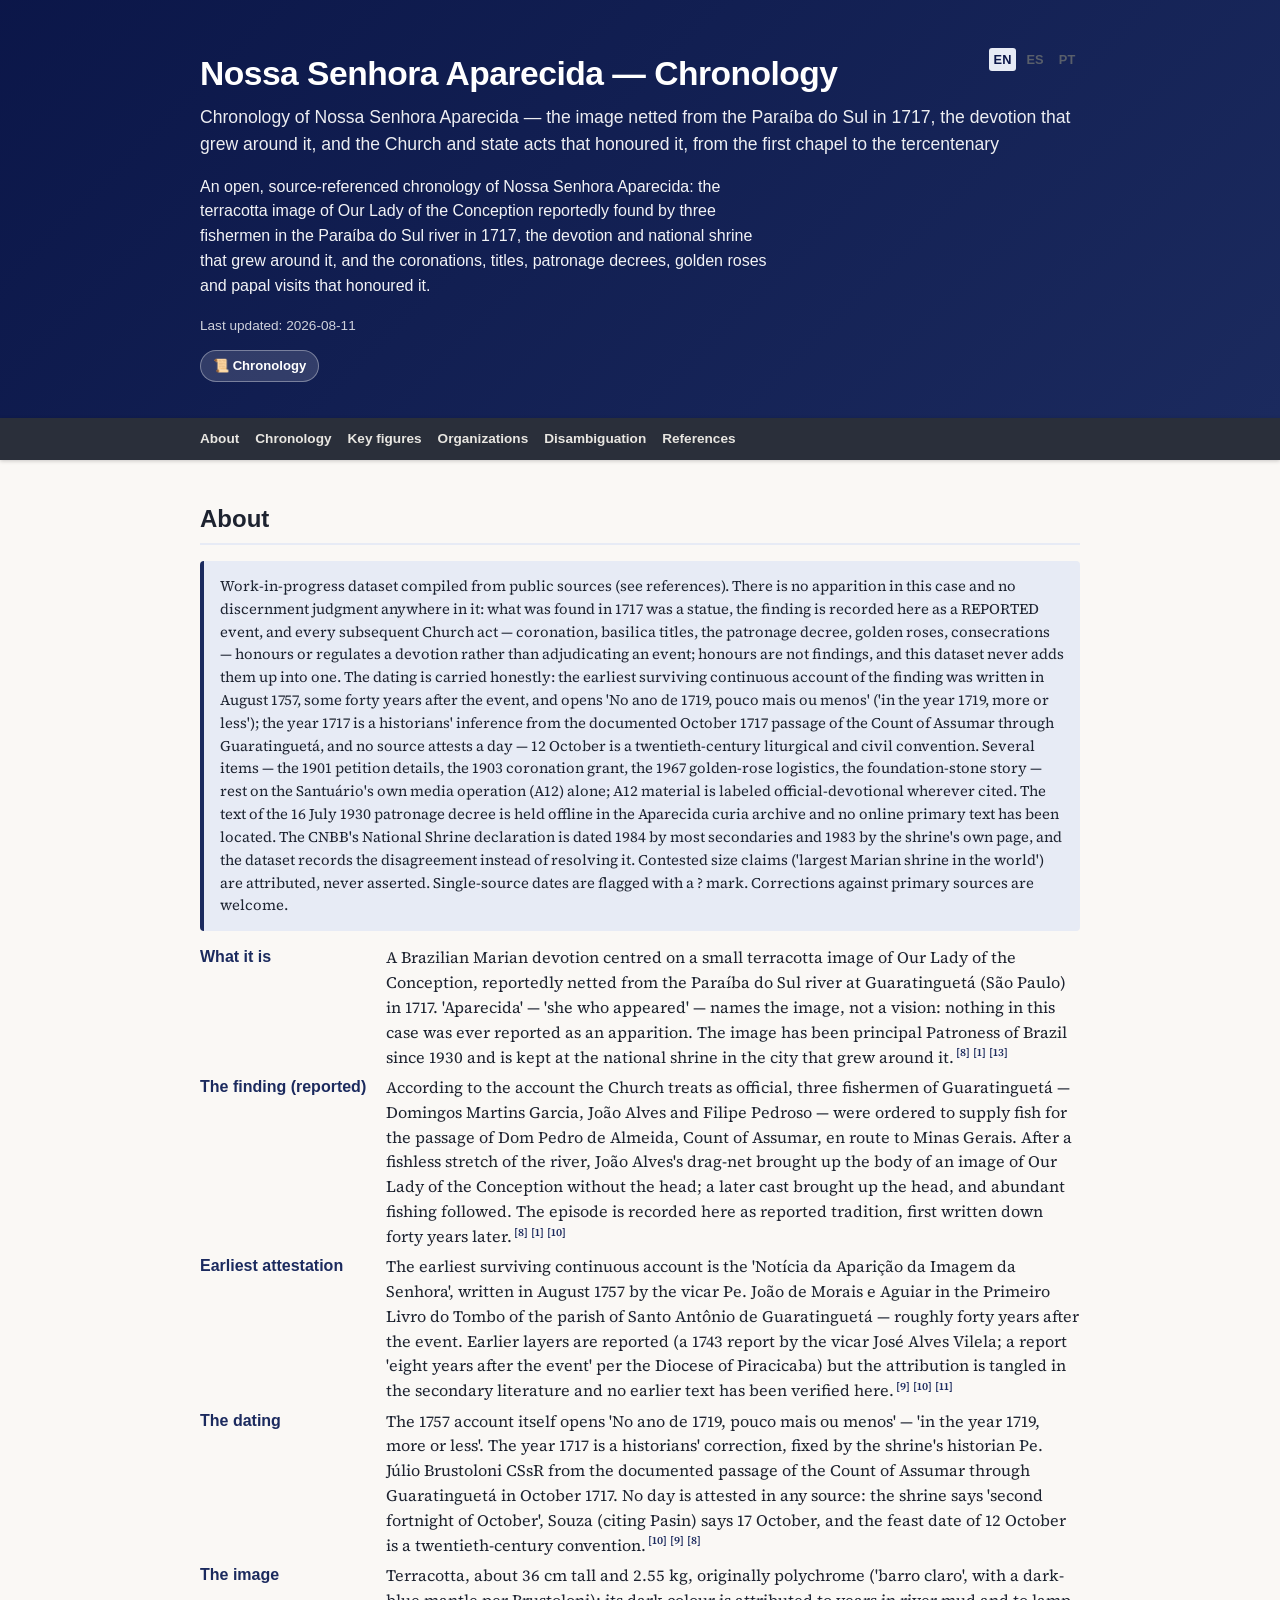
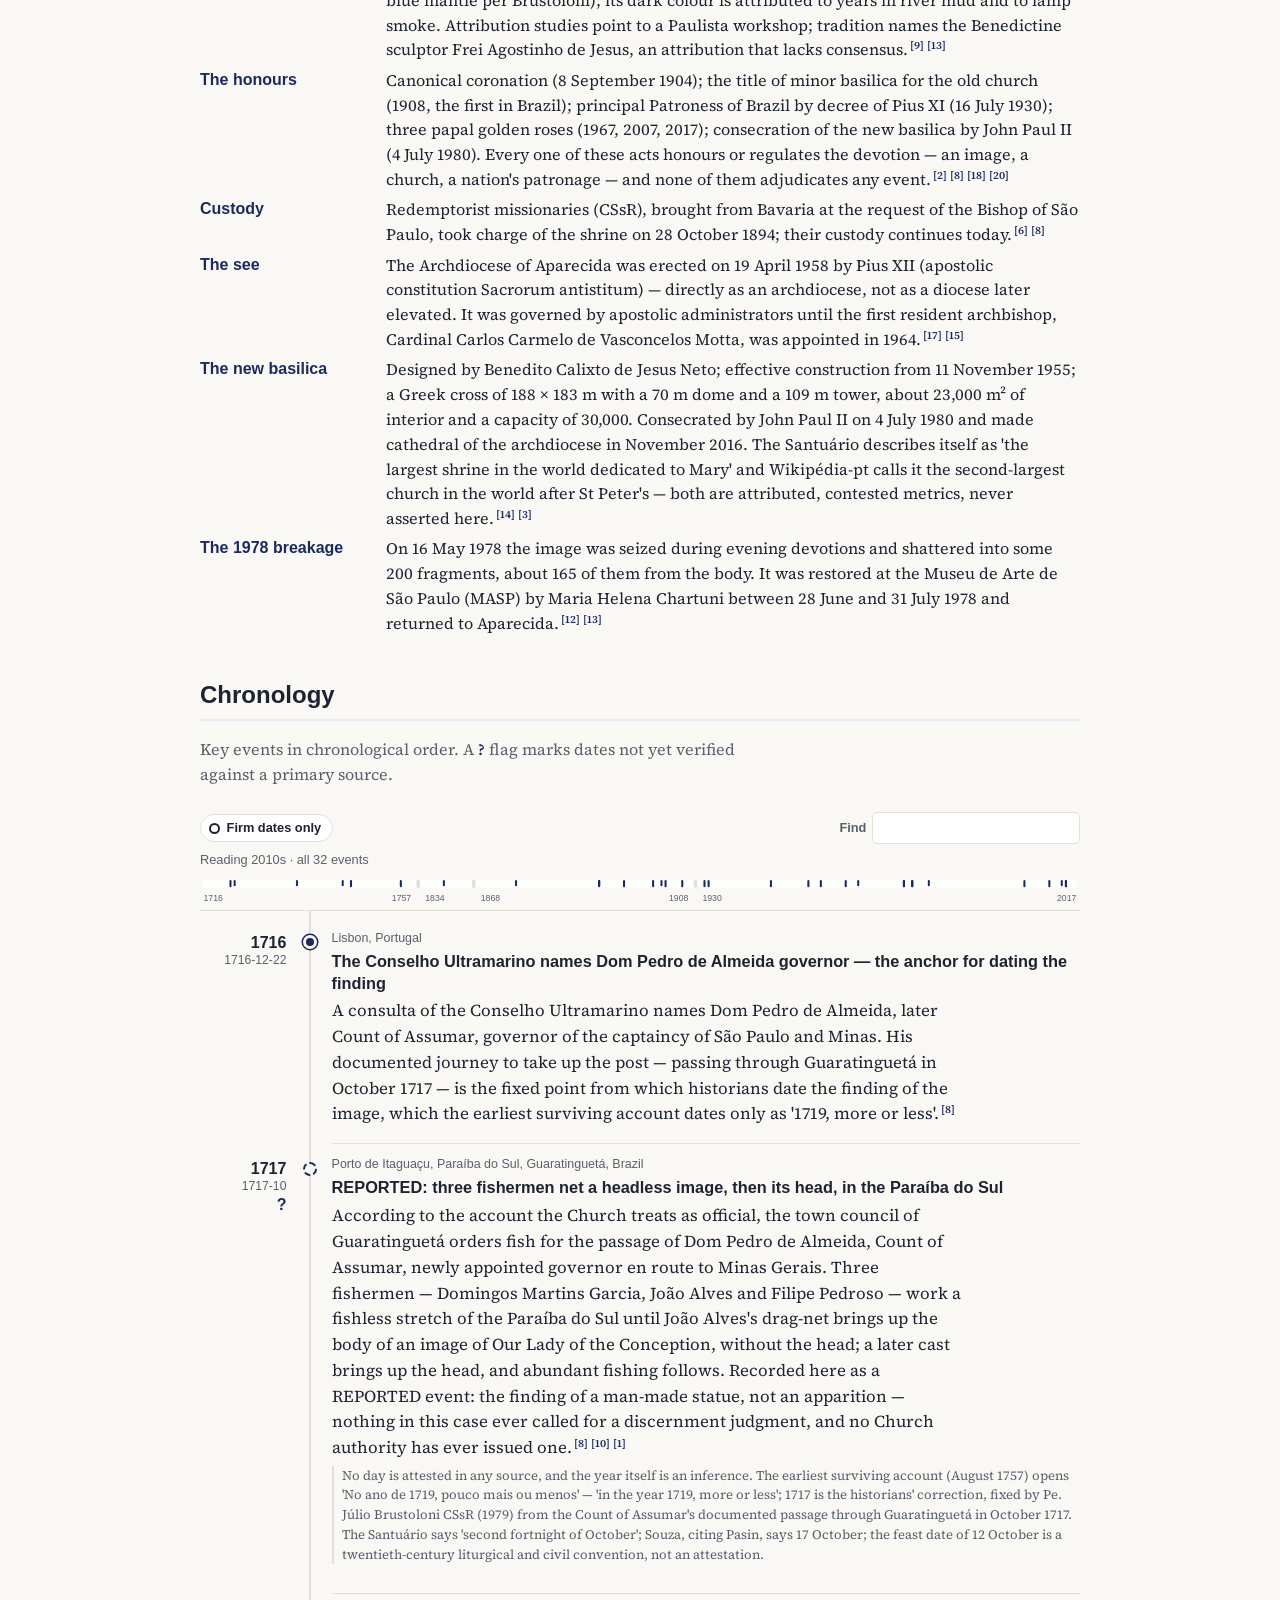
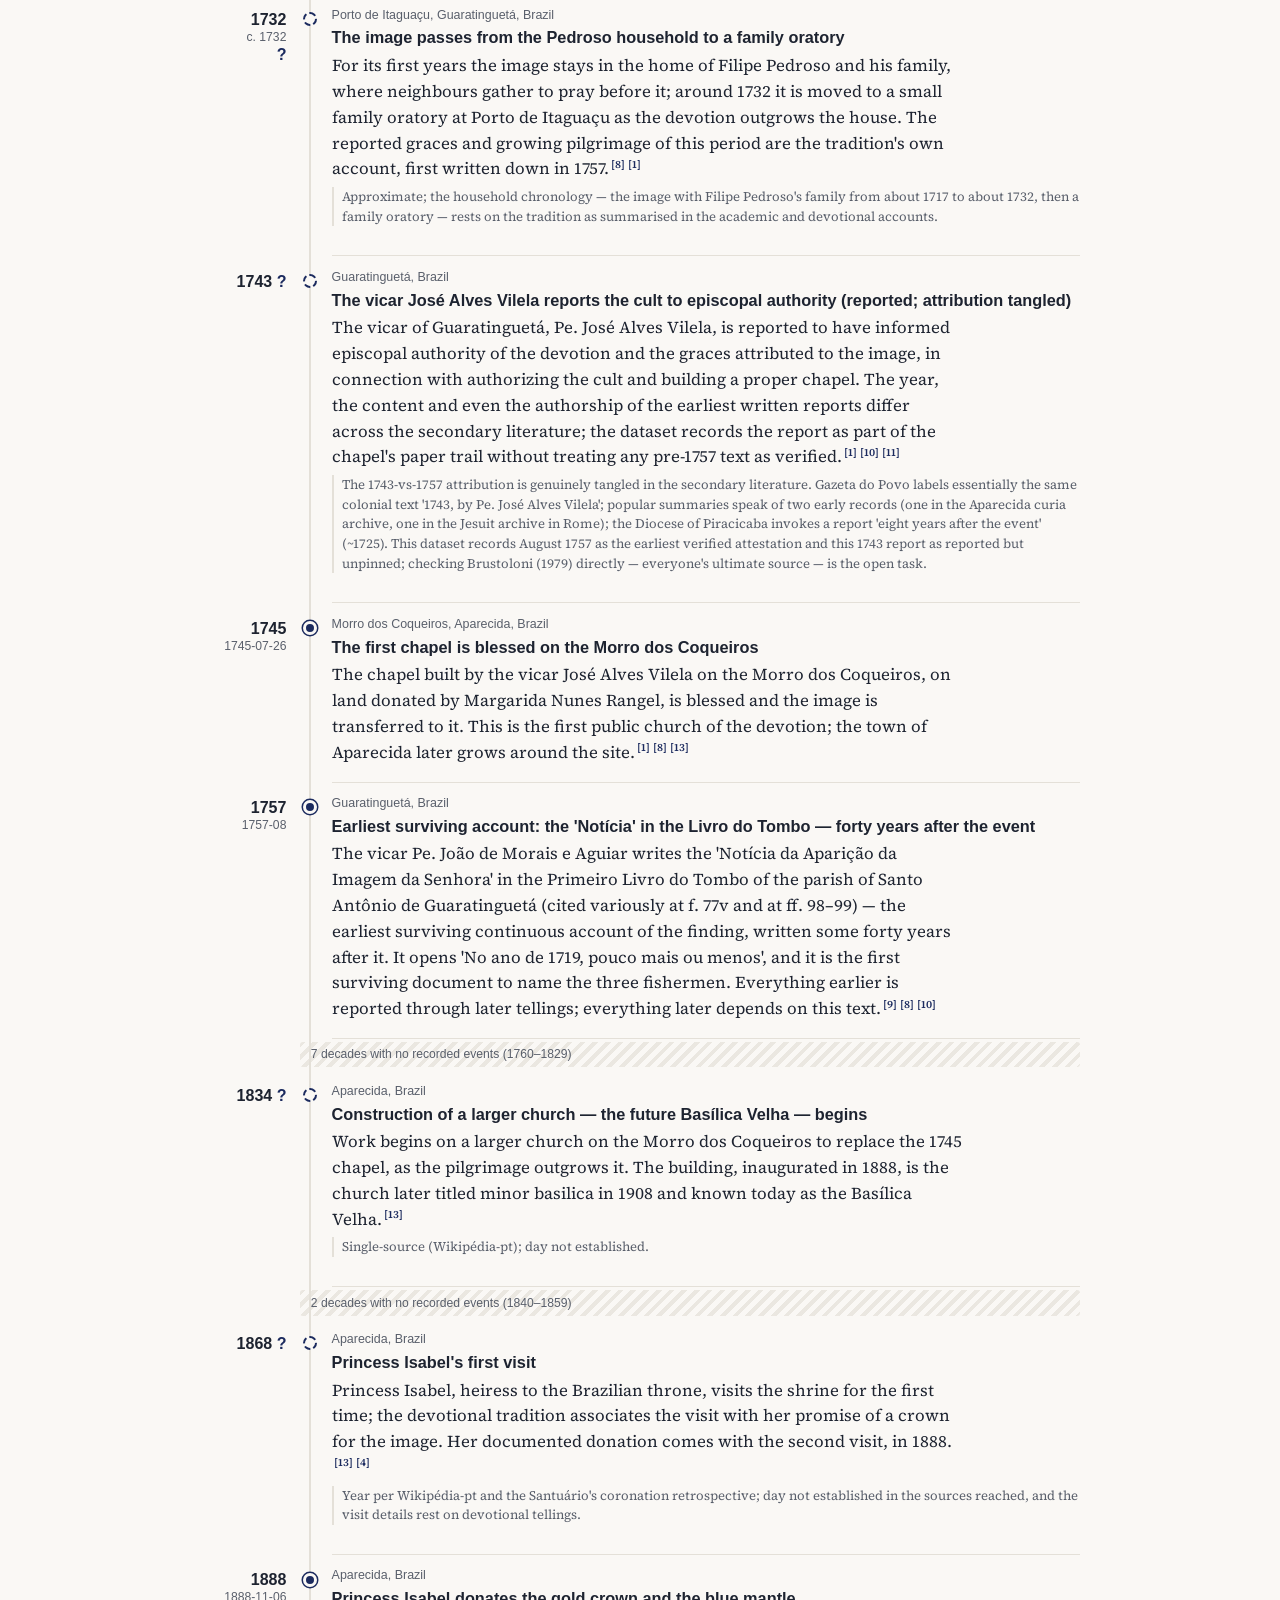
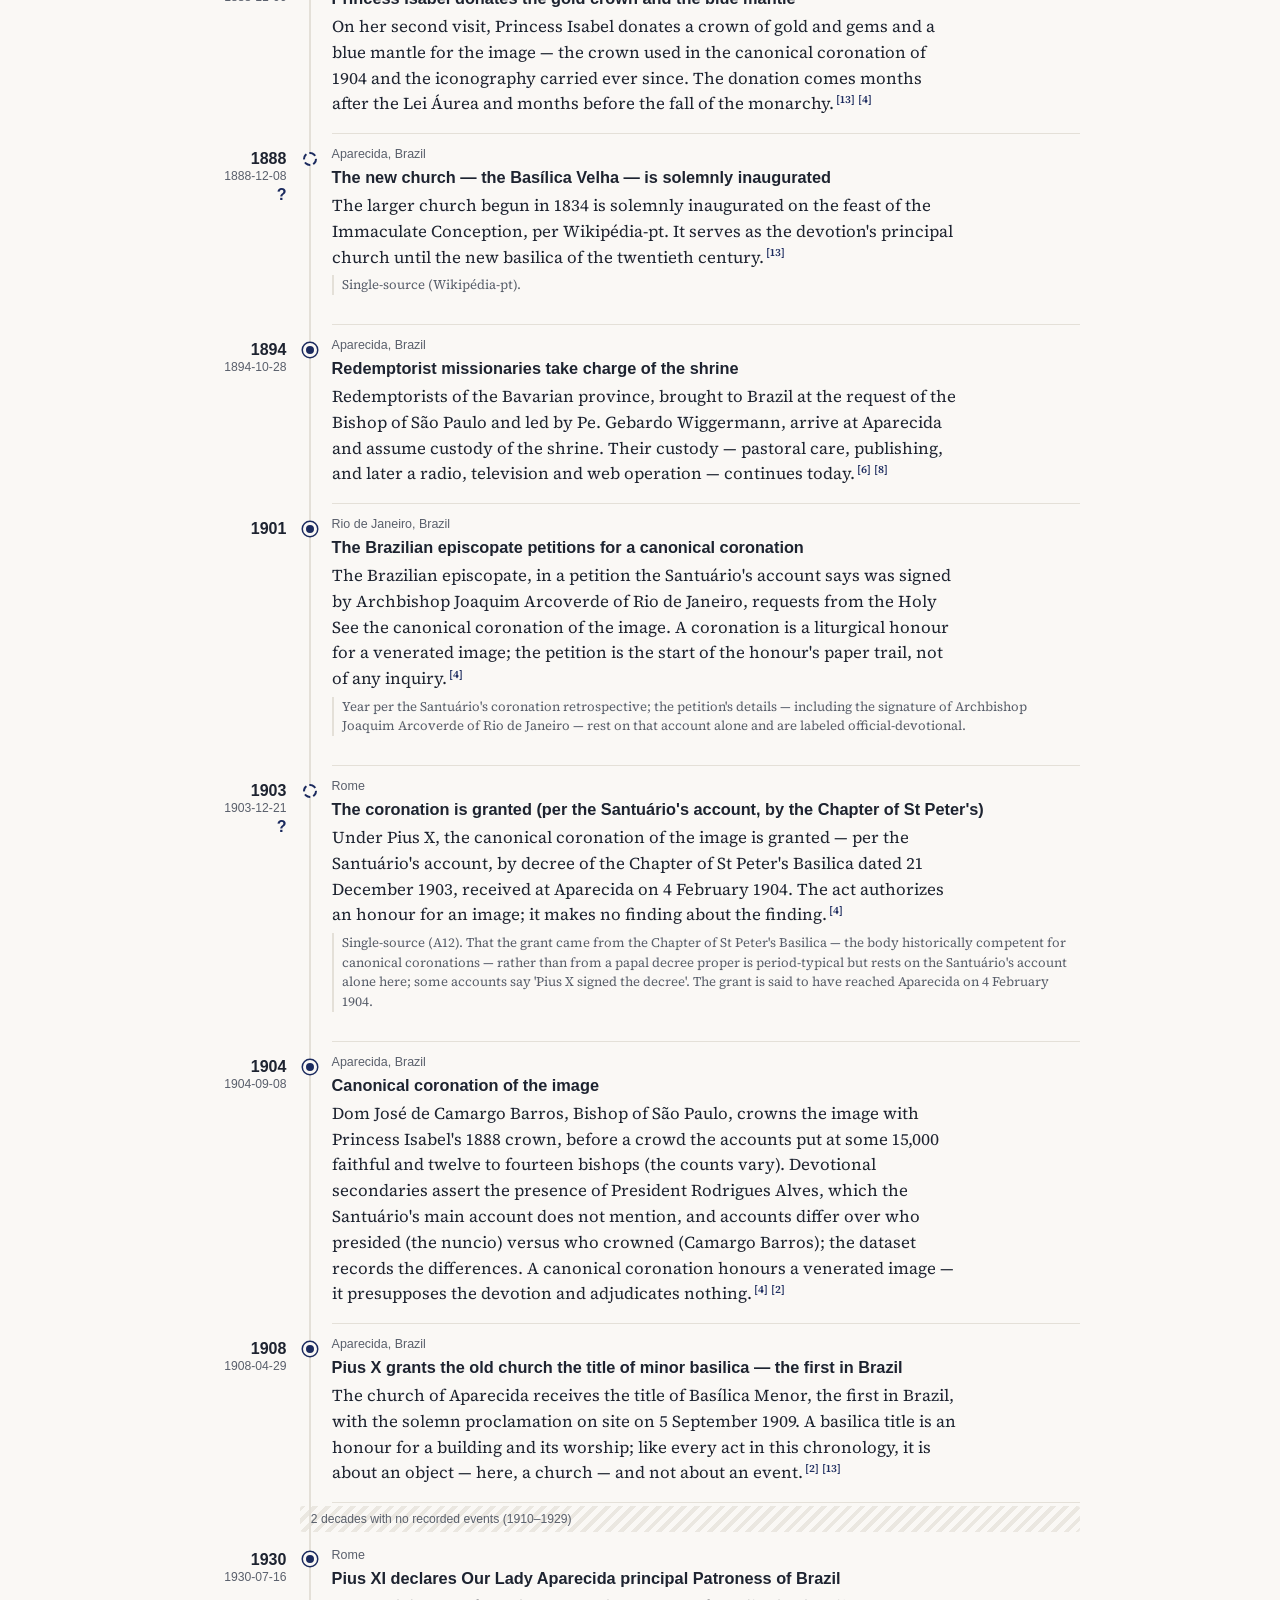
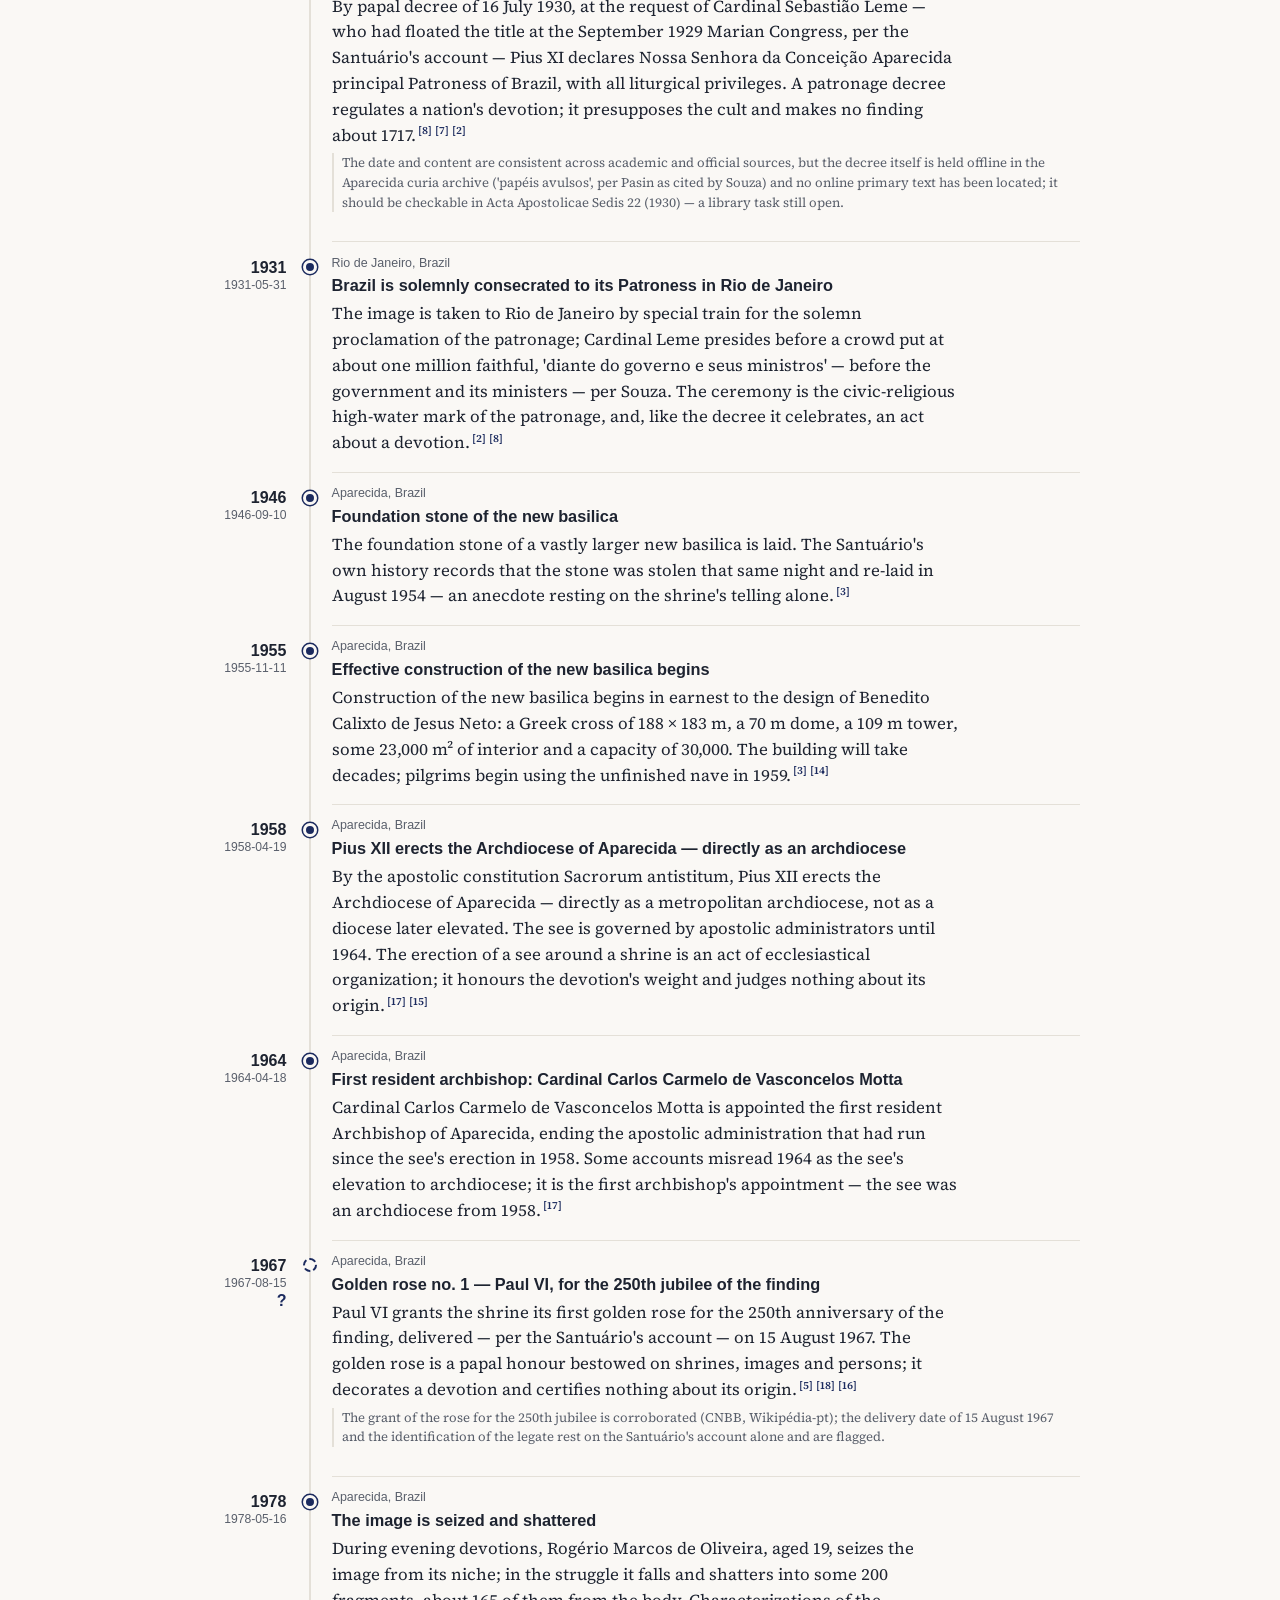
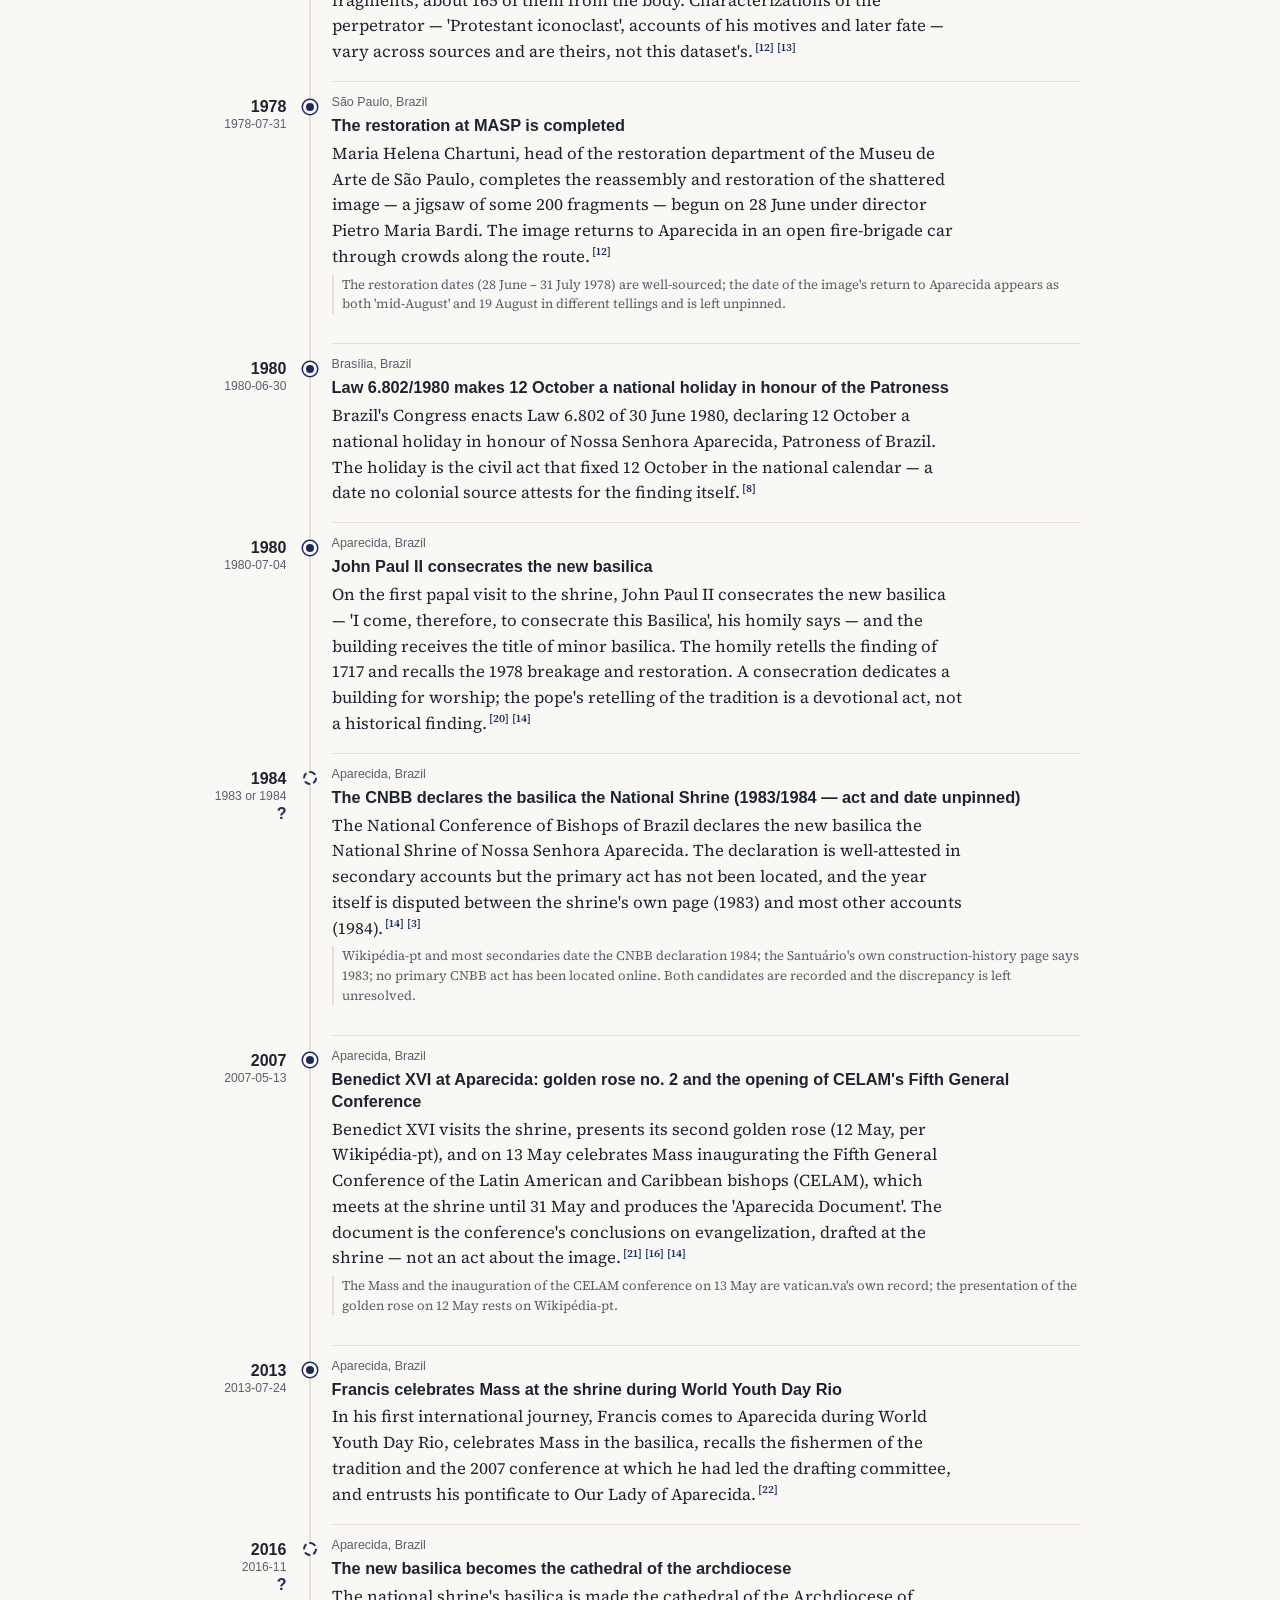
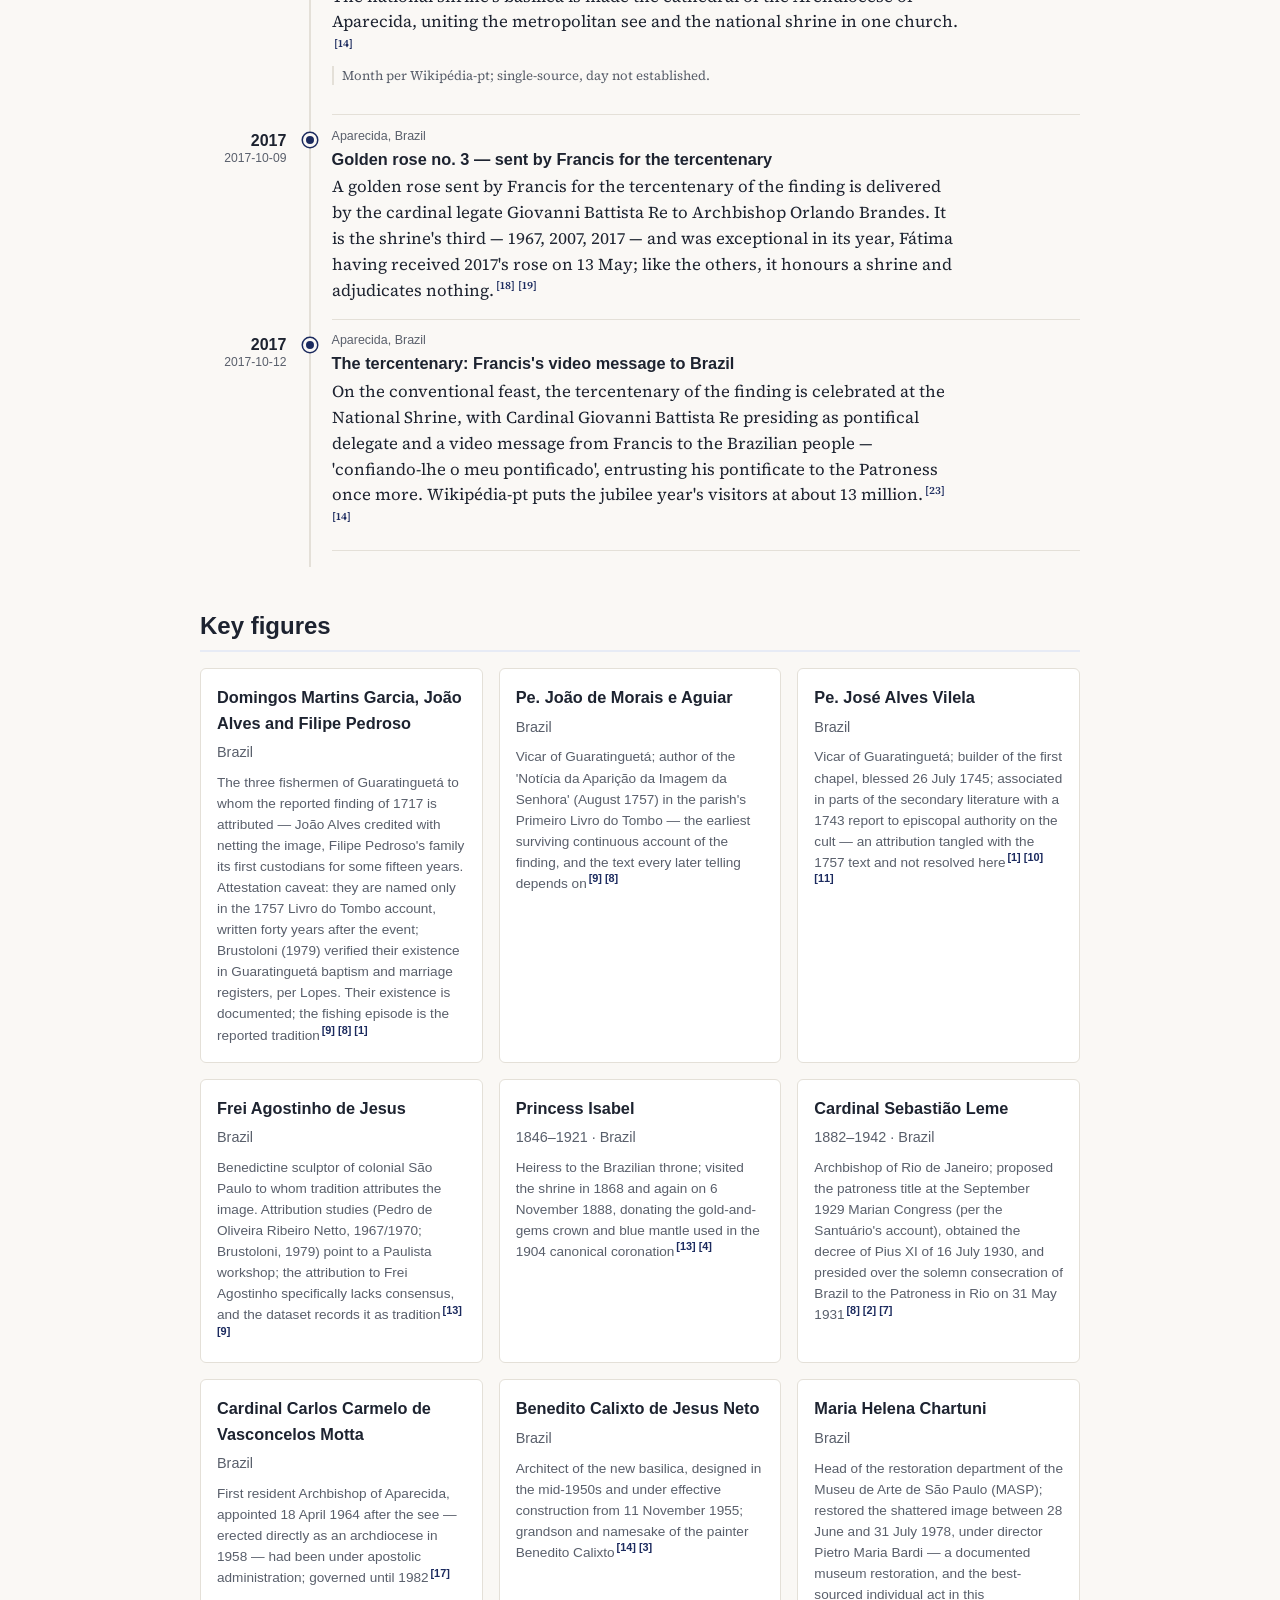
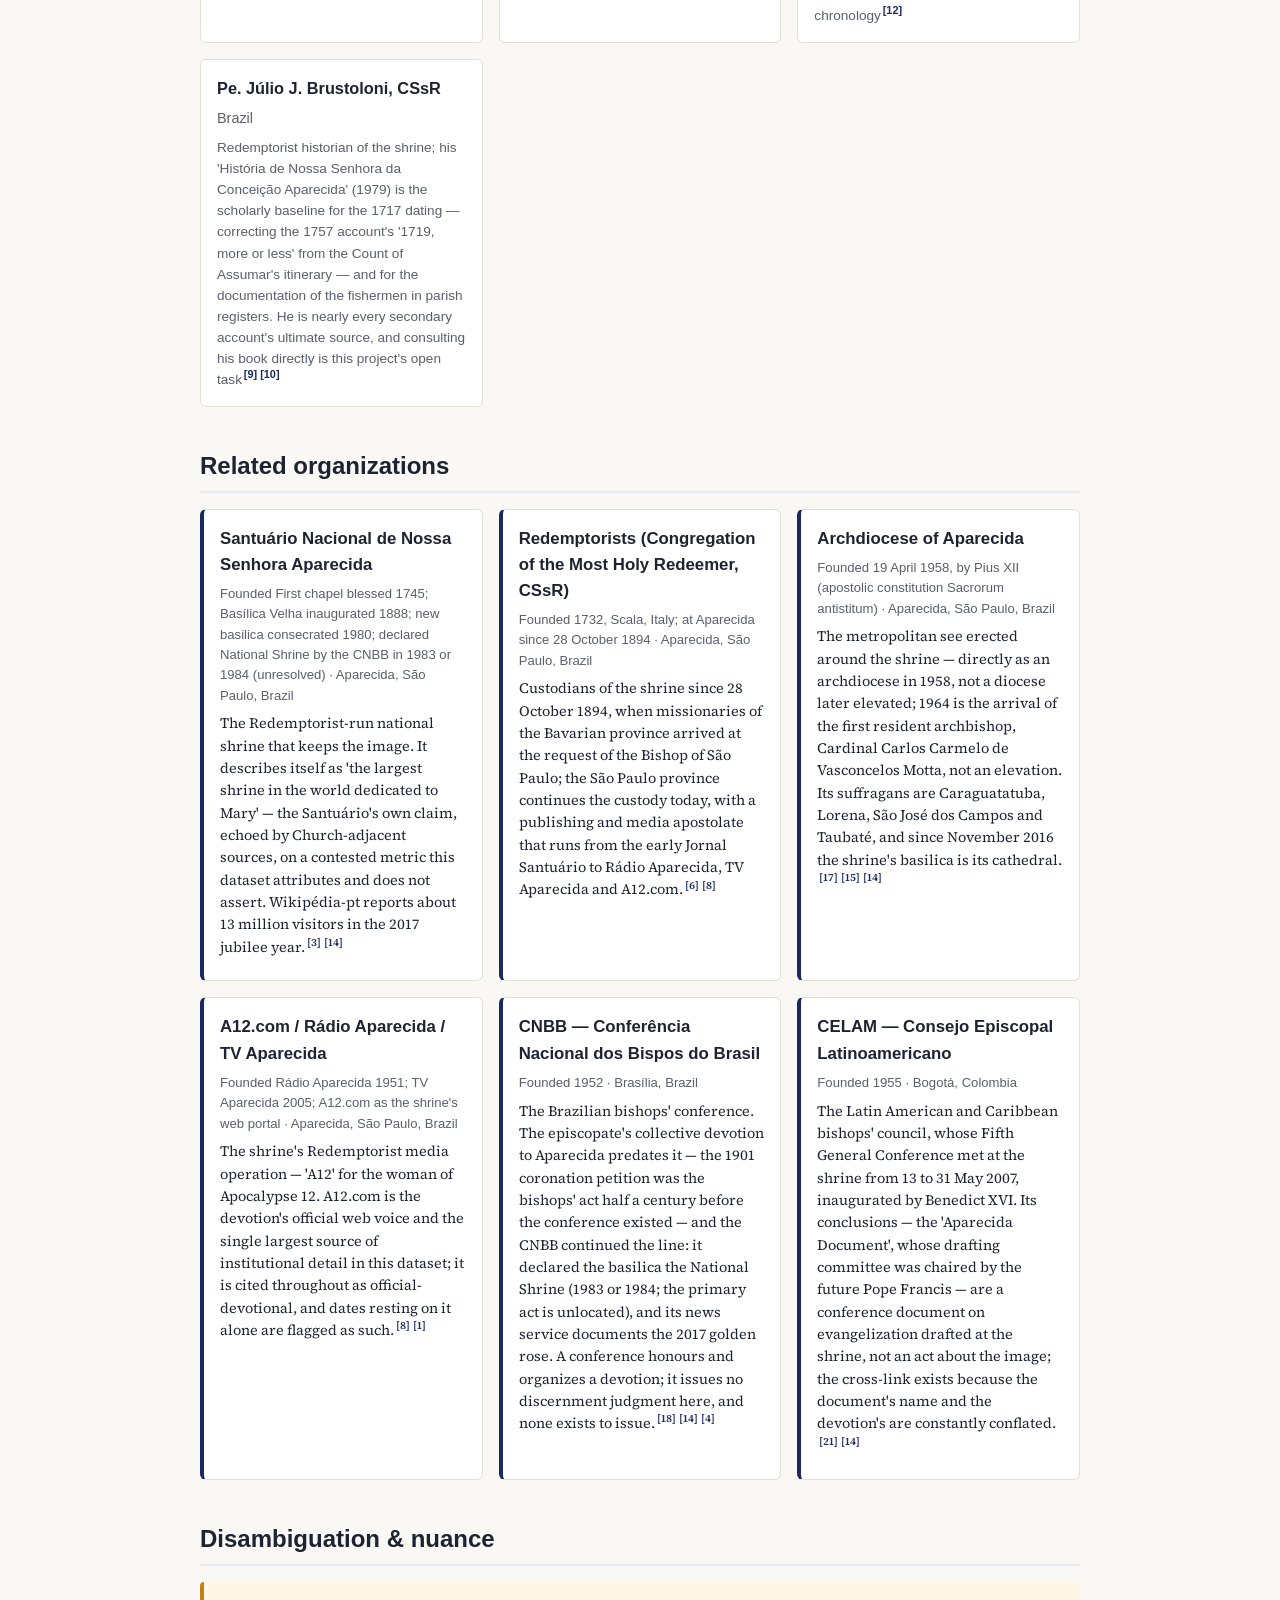
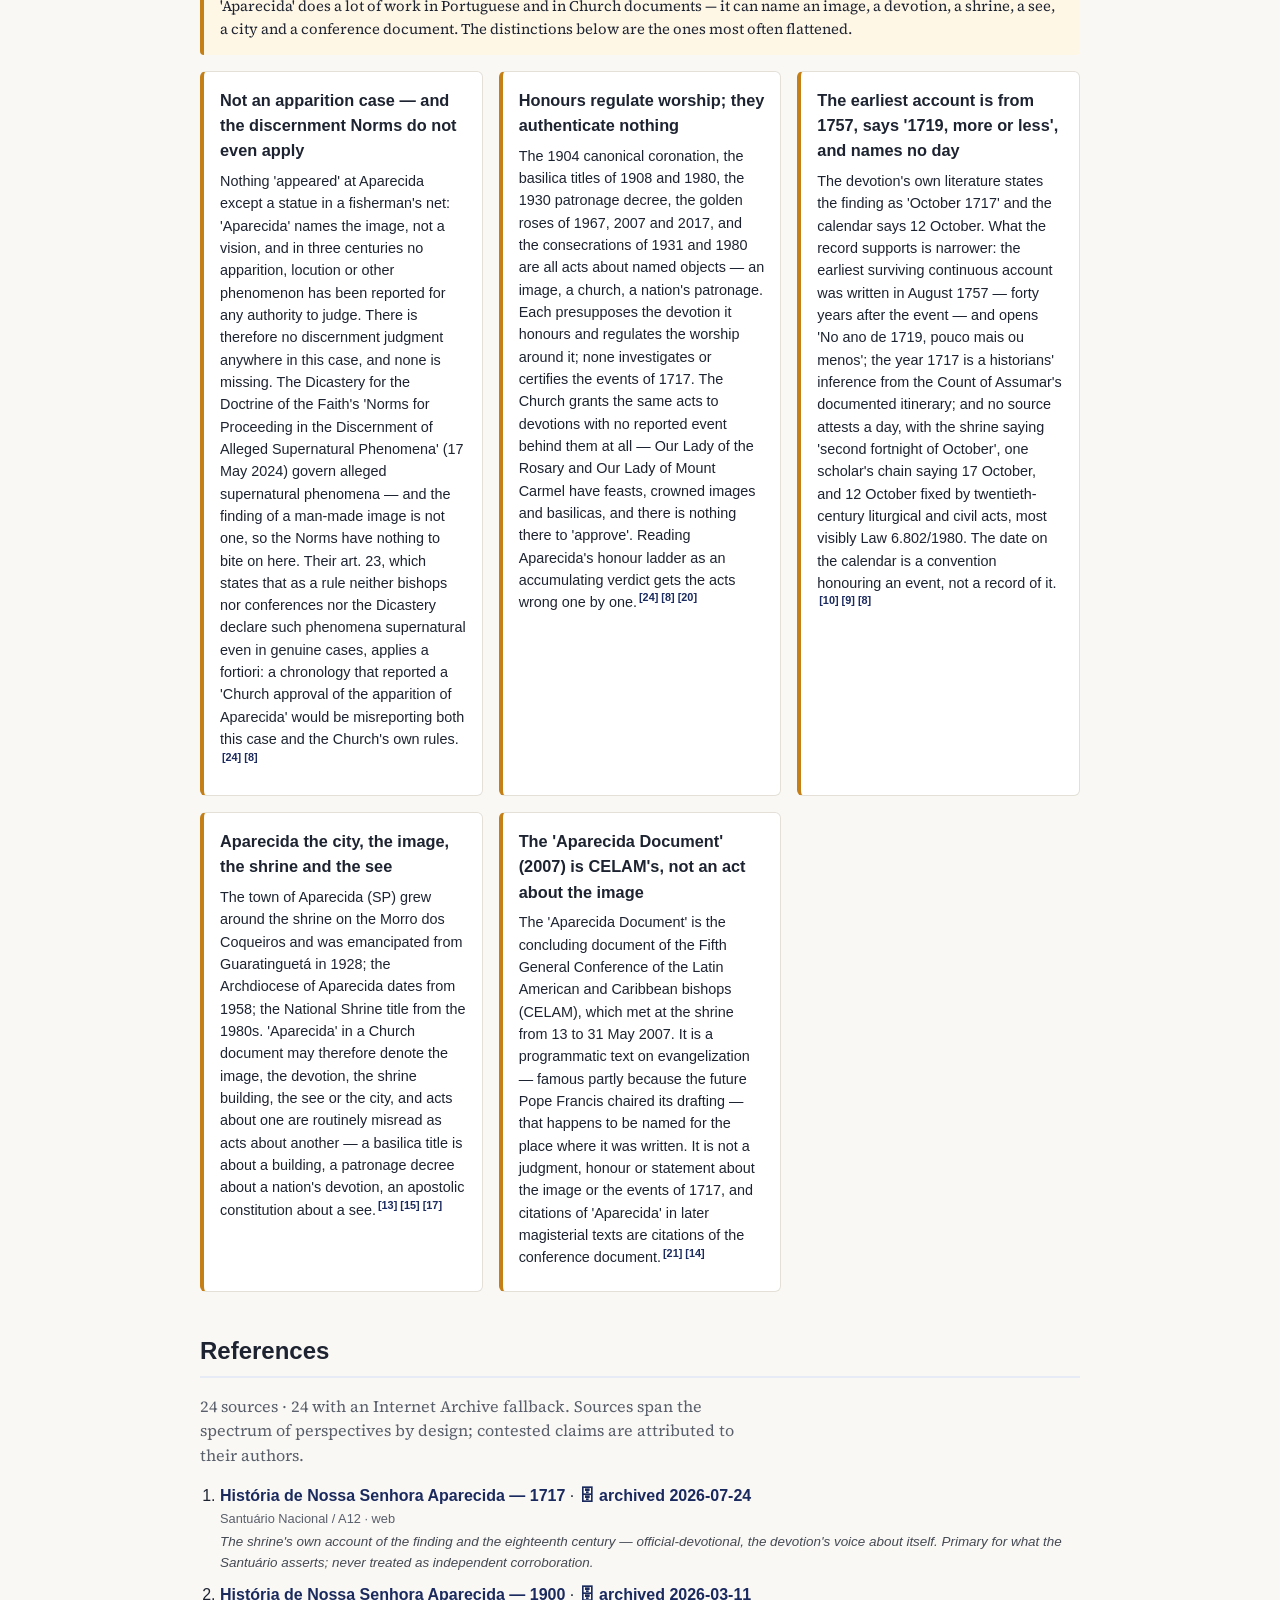
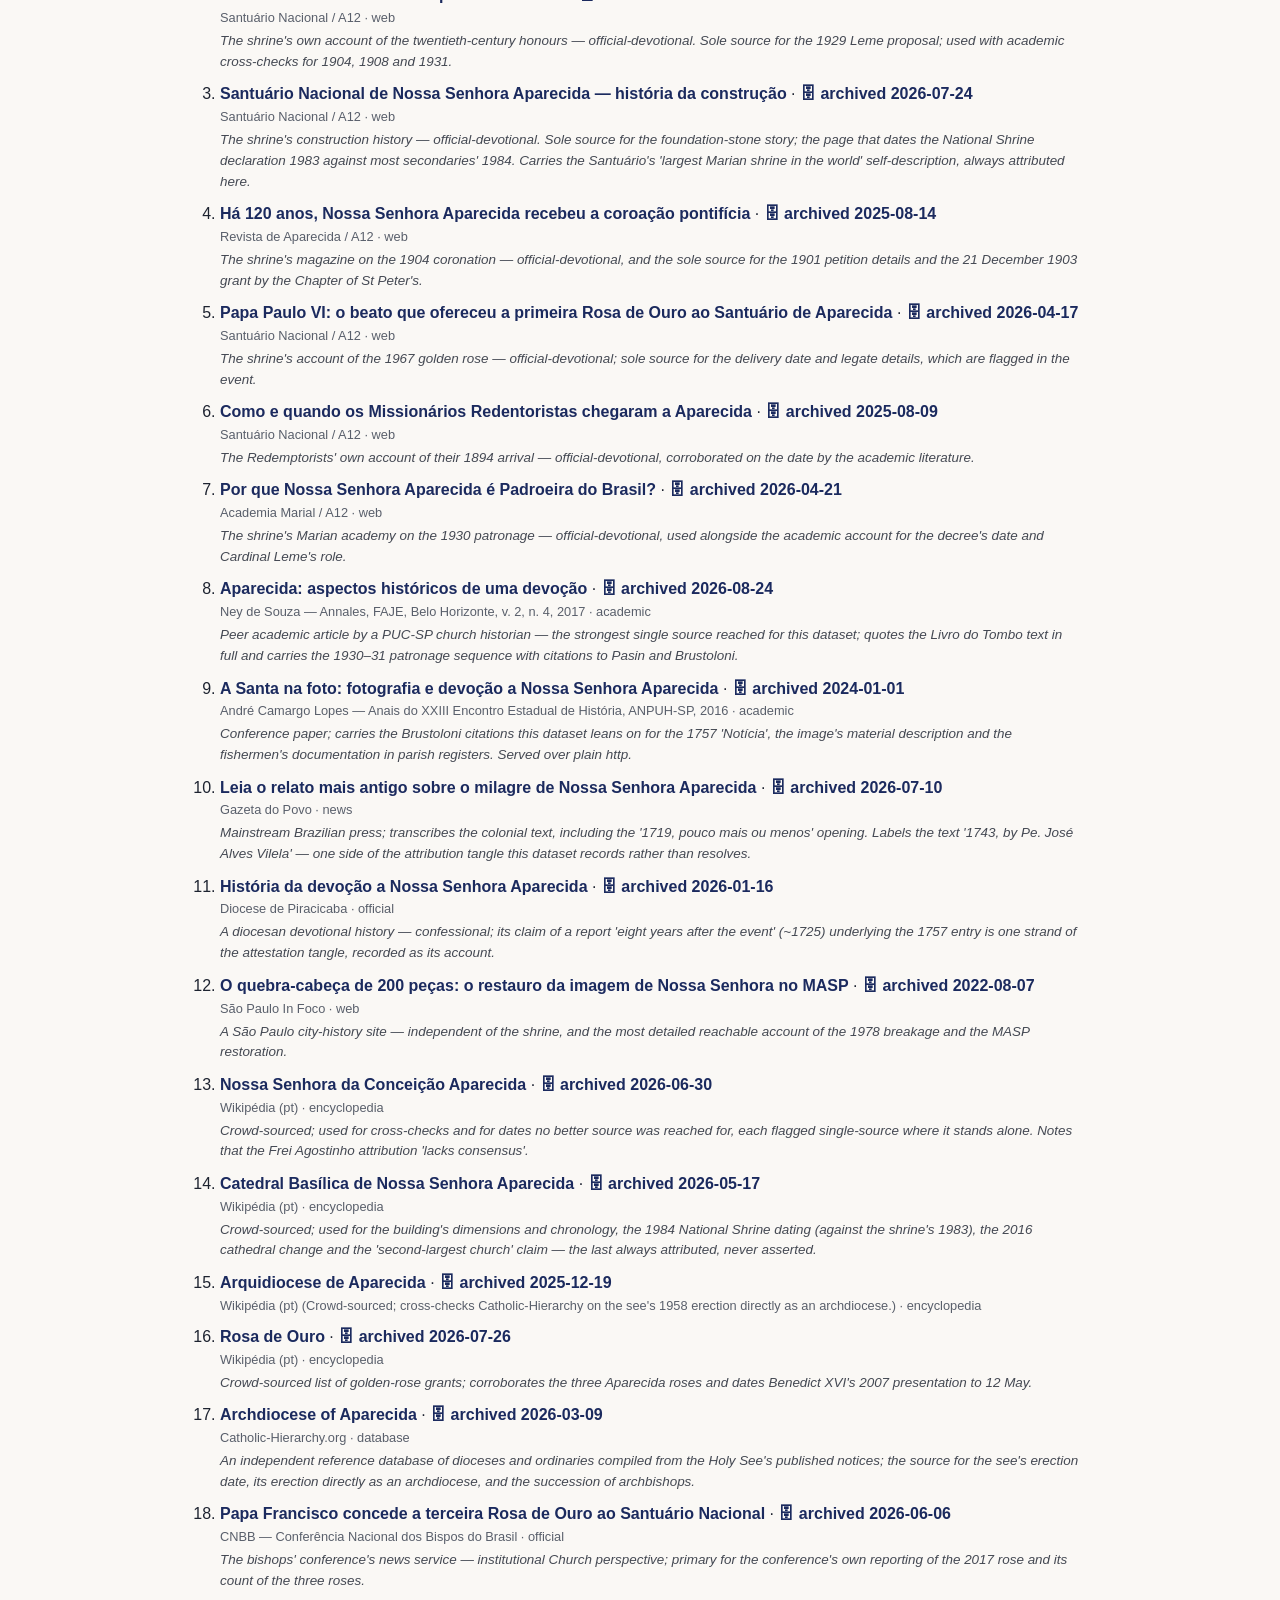
<file: docs/index.html>
<!DOCTYPE html>
<html lang="en">
<head>
  <meta charset="utf-8">
  <link rel="canonical" href="https://cronologia.github.io/aparecida/en/">
  <link rel="alternate" hreflang="en" href="https://cronologia.github.io/aparecida/en/">
  <link rel="alternate" hreflang="es" href="https://cronologia.github.io/aparecida/es/">
  <link rel="alternate" hreflang="pt" href="https://cronologia.github.io/aparecida/pt/">
  <link rel="alternate" hreflang="x-default" href="https://cronologia.github.io/aparecida/en/">
  <script>
    (function () {
      var supported = ["en","es","pt"];
      var stored = null; try { stored = localStorage.getItem('lang'); } catch (e) {}
      var nav = (navigator.language || 'en').slice(0, 2).toLowerCase();
      var pick = supported.indexOf(stored) >= 0 ? stored : (supported.indexOf(nav) >= 0 ? nav : 'en');
      location.replace('./' + pick + '/');
    })();
  </script>
  <noscript><meta http-equiv="refresh" content="0; url=./en/"></noscript>
  <title>Cronologia</title>
</head>
<body><p>Redirecting… <a href="./en/">English</a> · <a href="./es/">Español</a> · <a href="./pt/">Português</a></p></body>
</html>
</file>
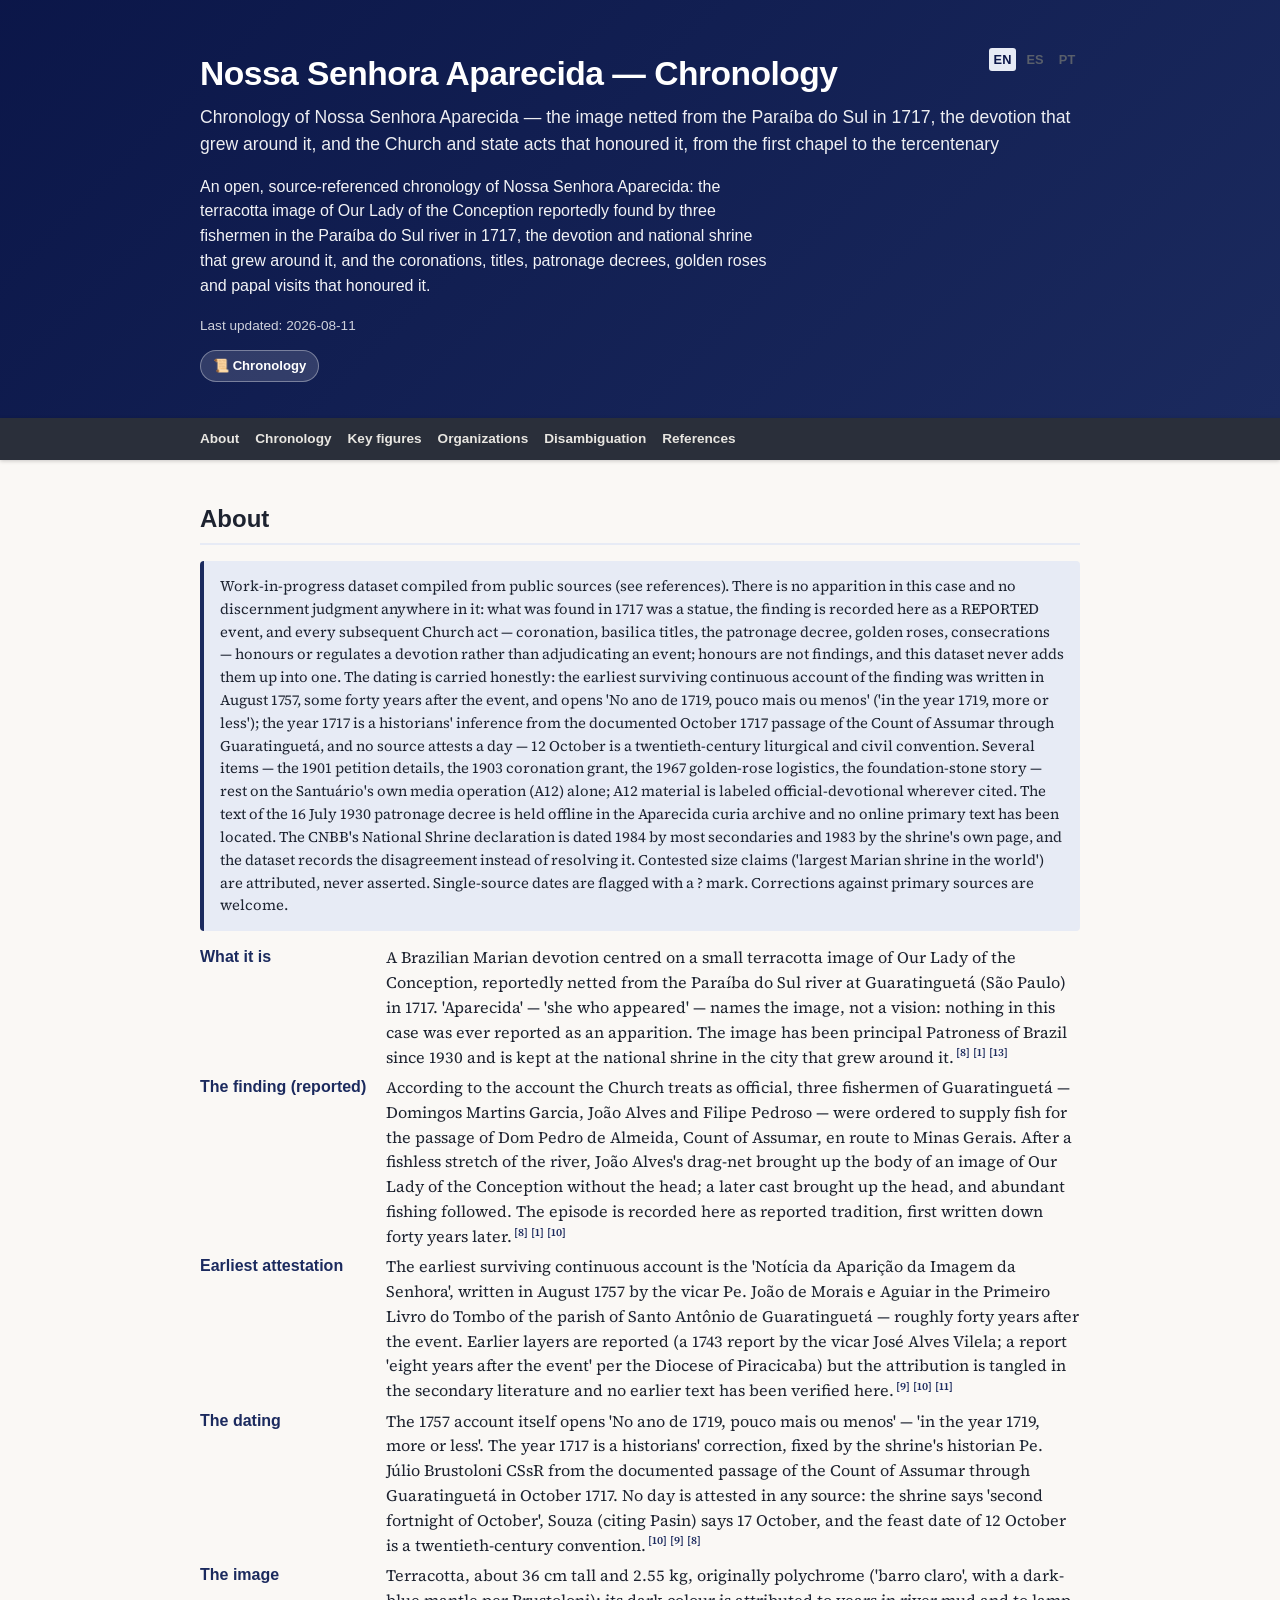
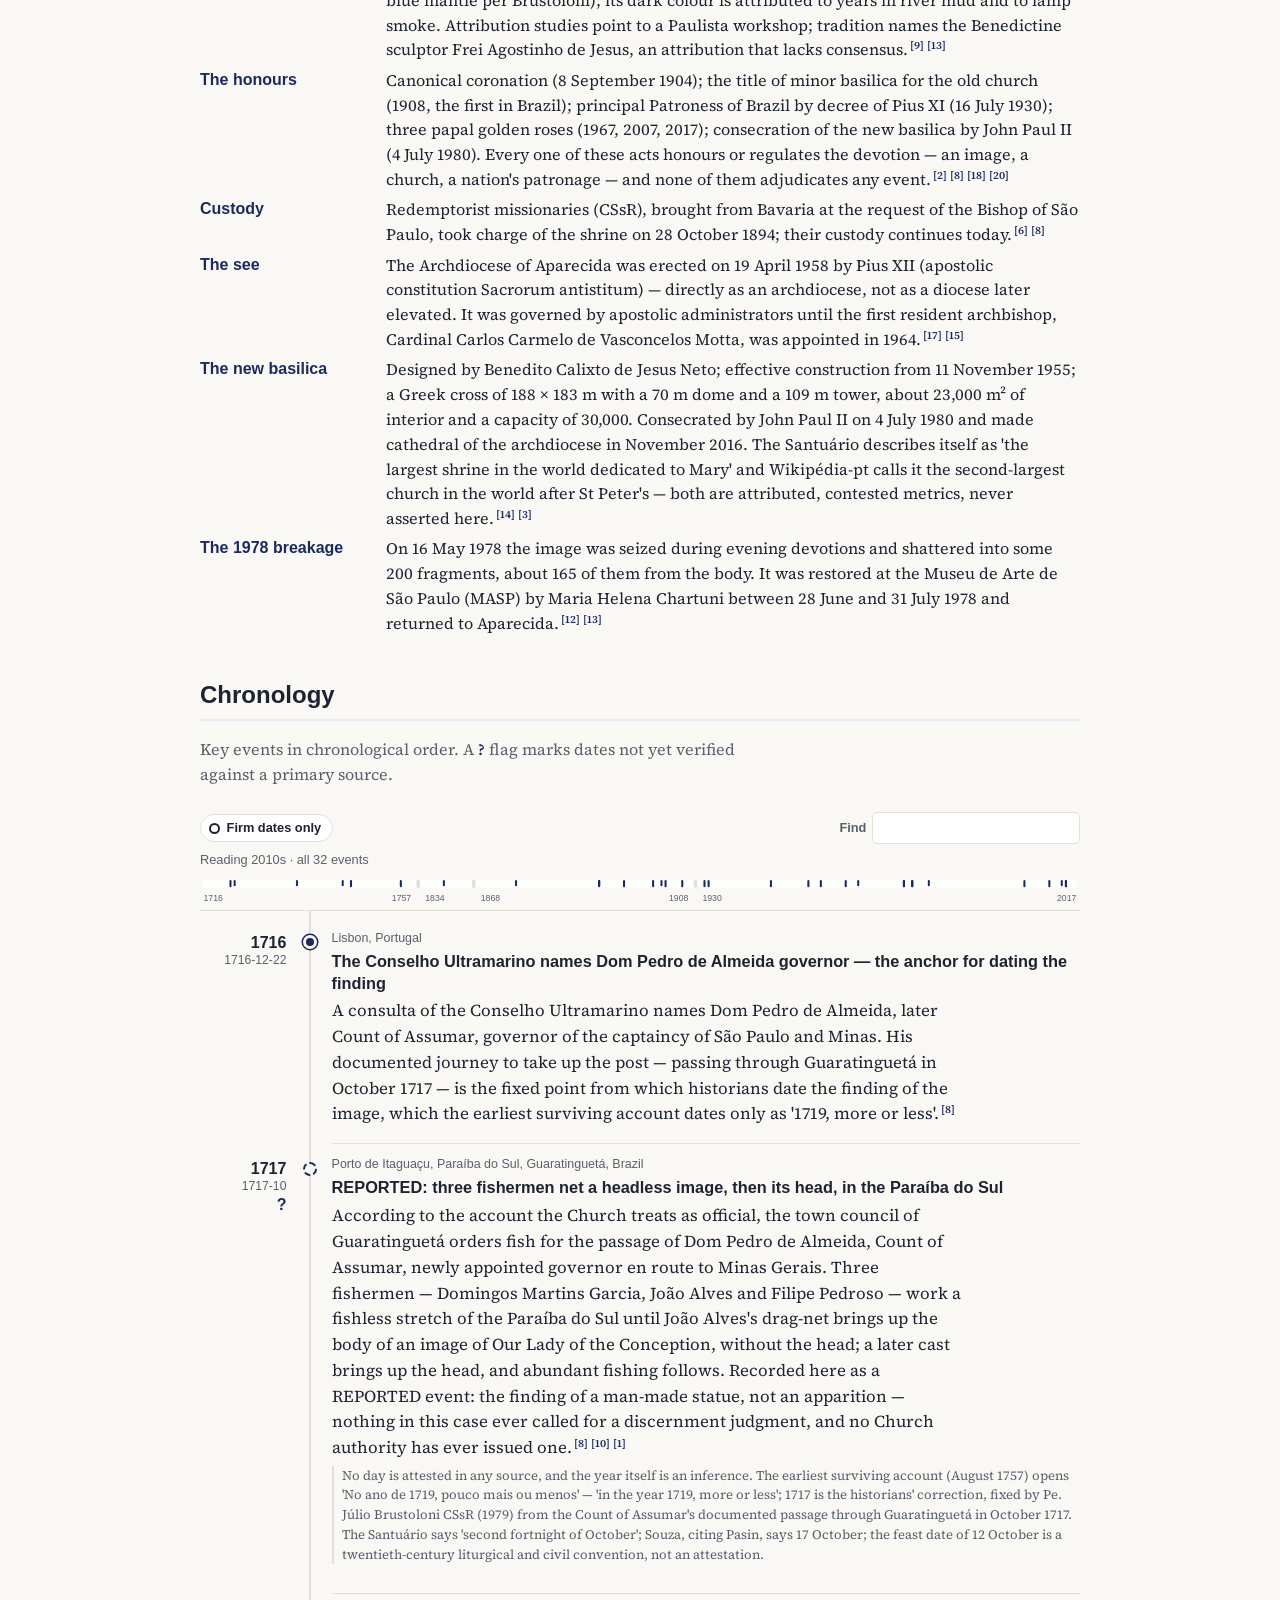
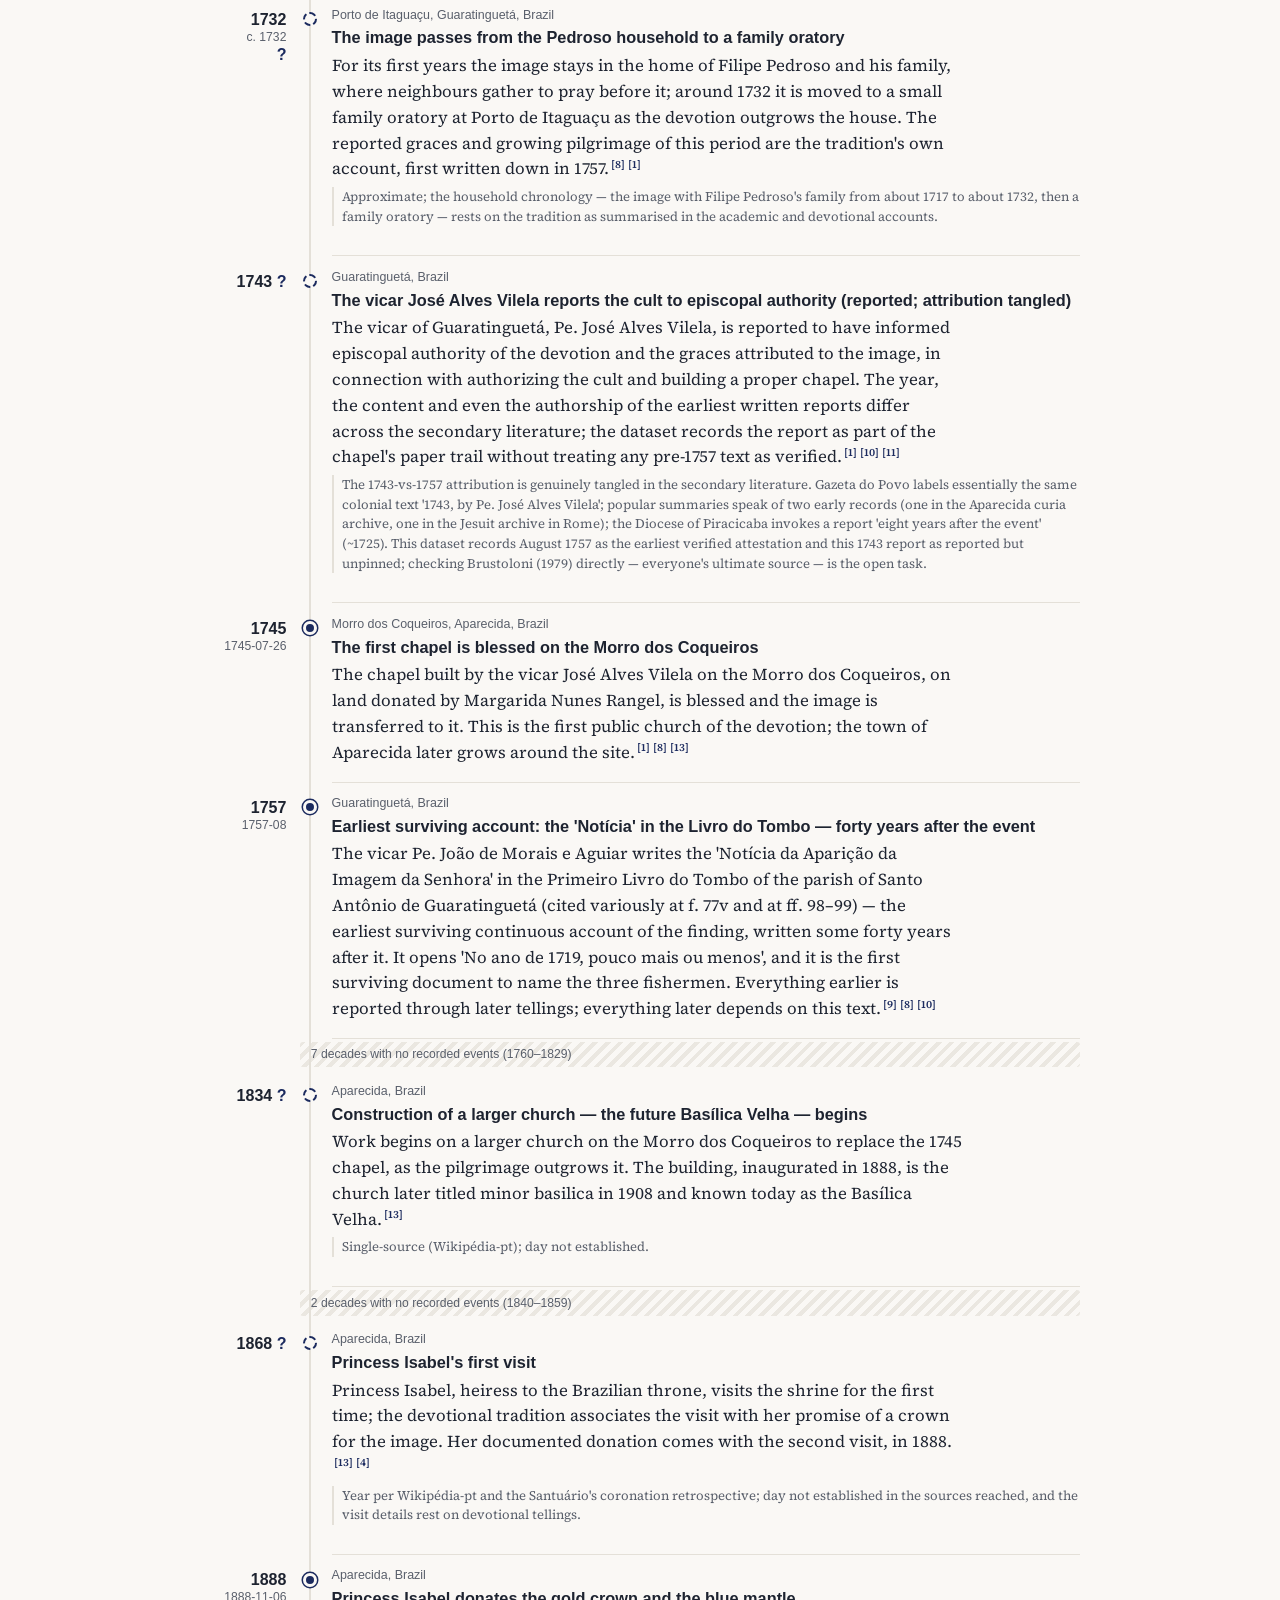
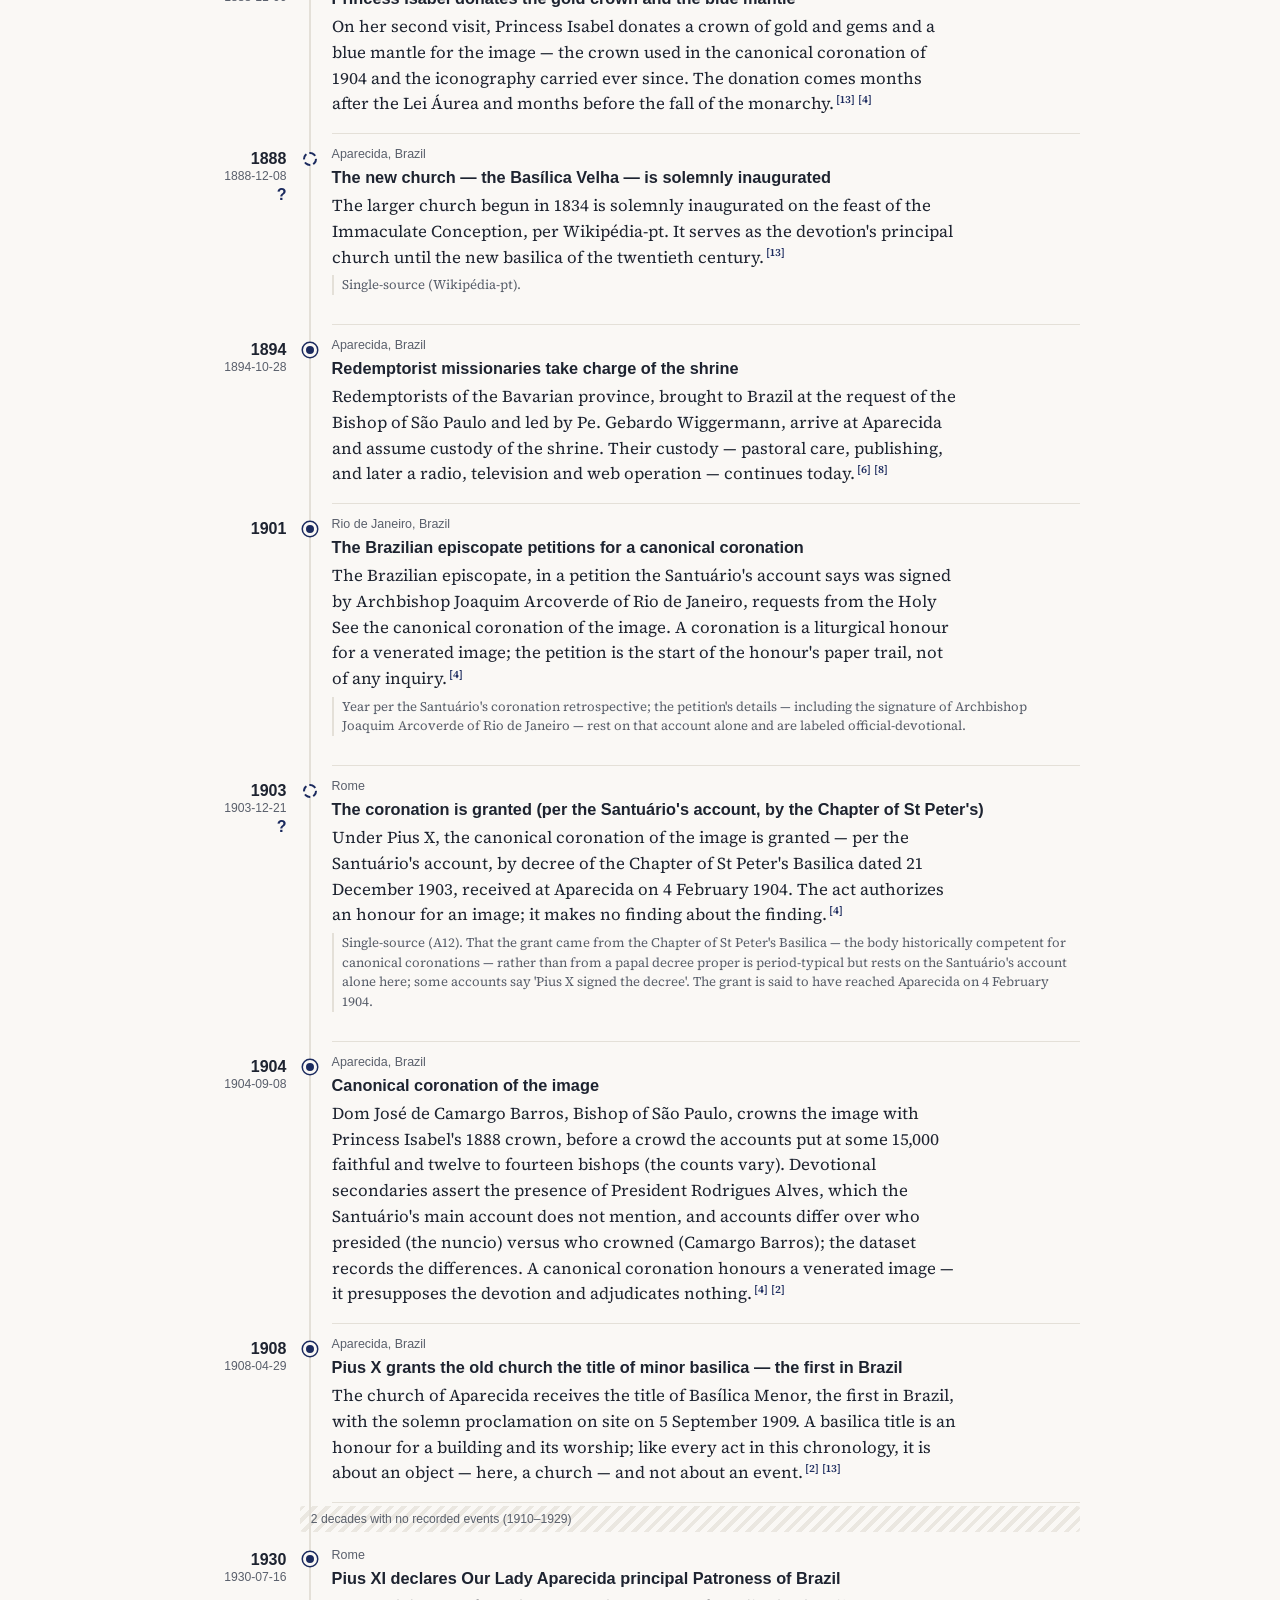
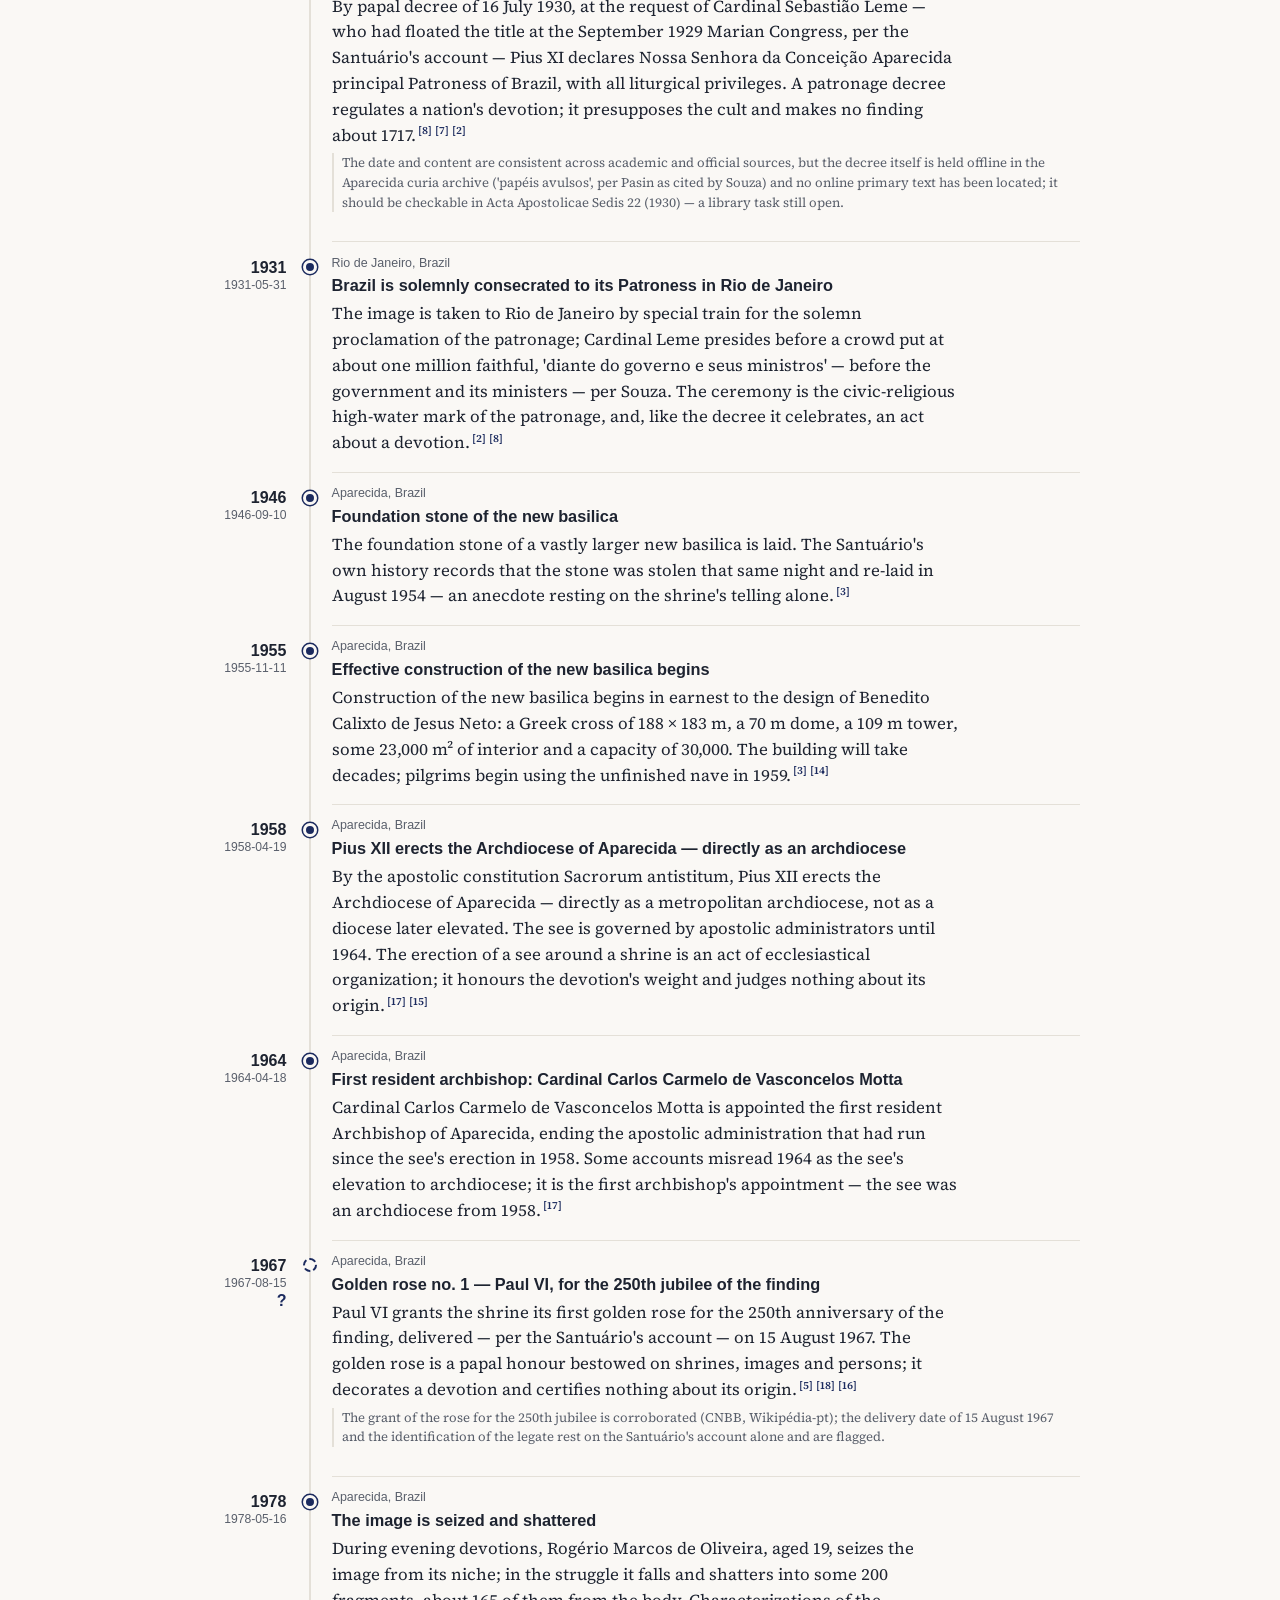
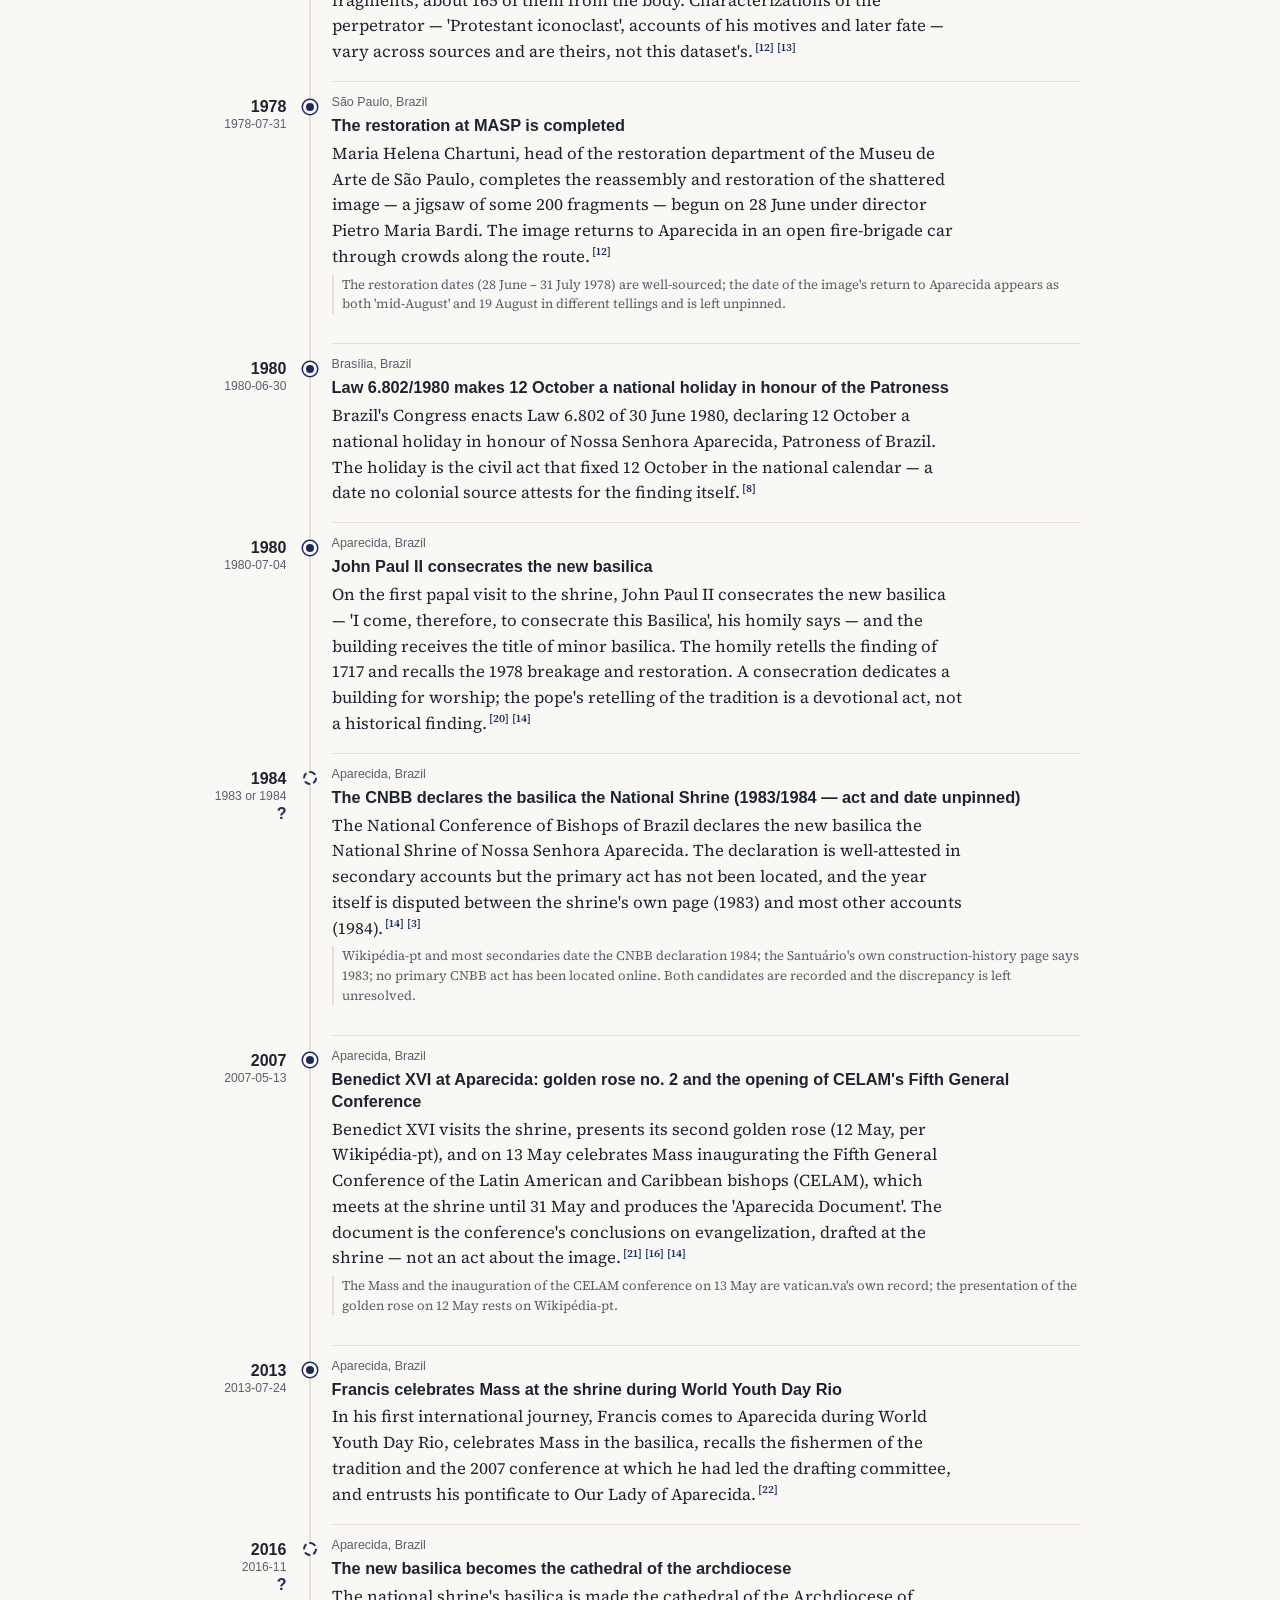
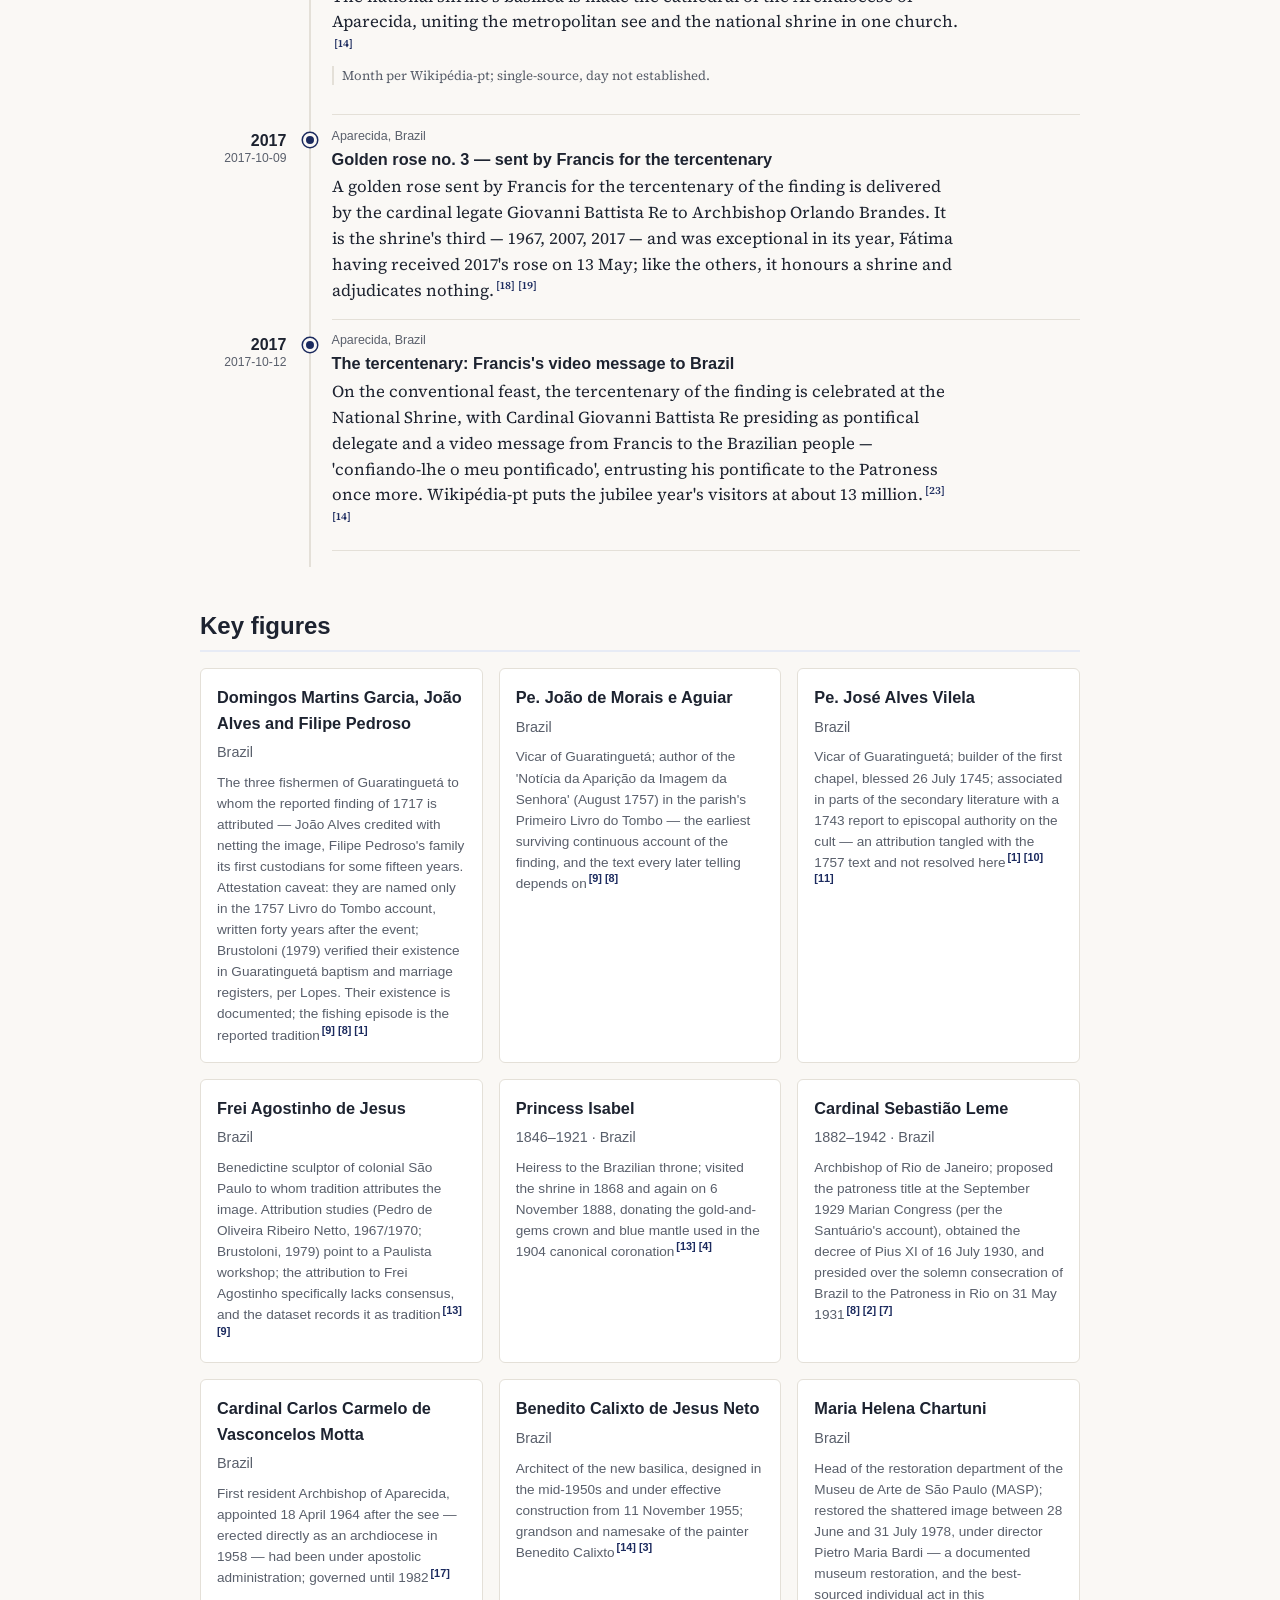
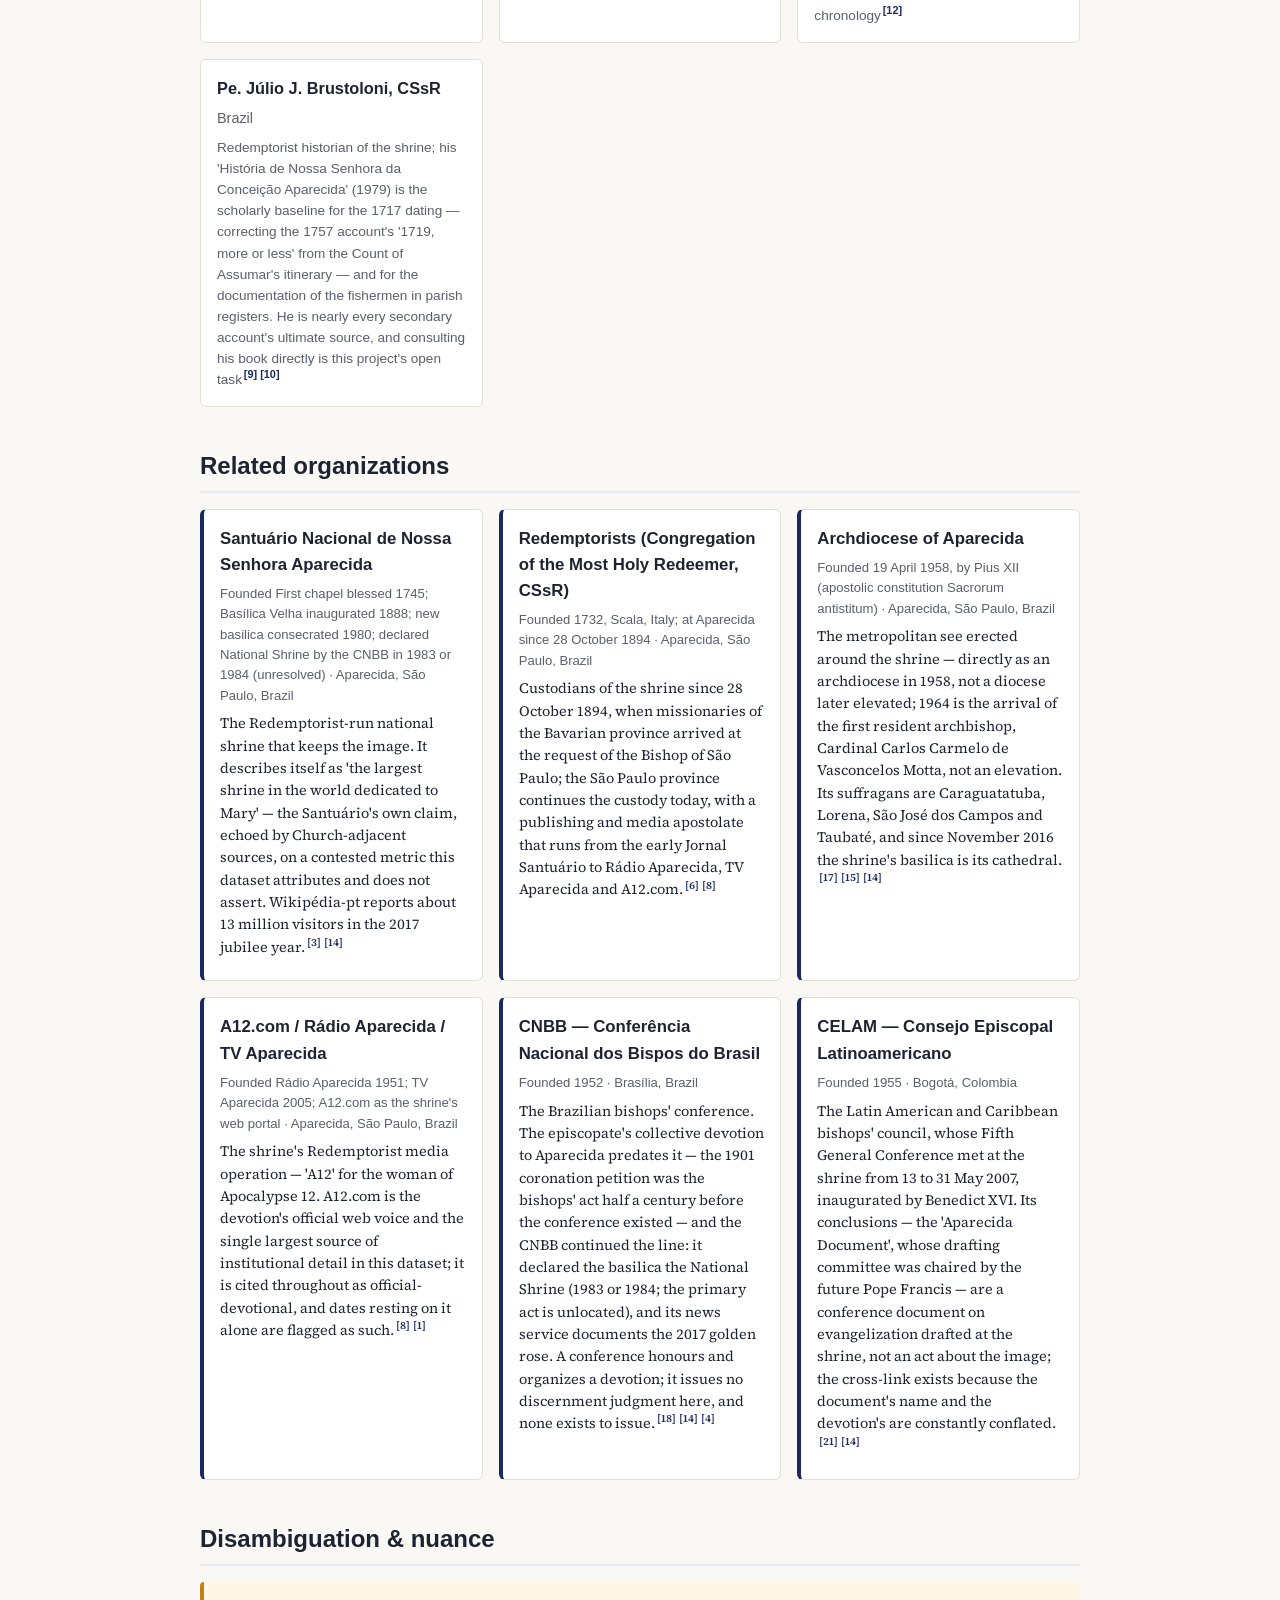
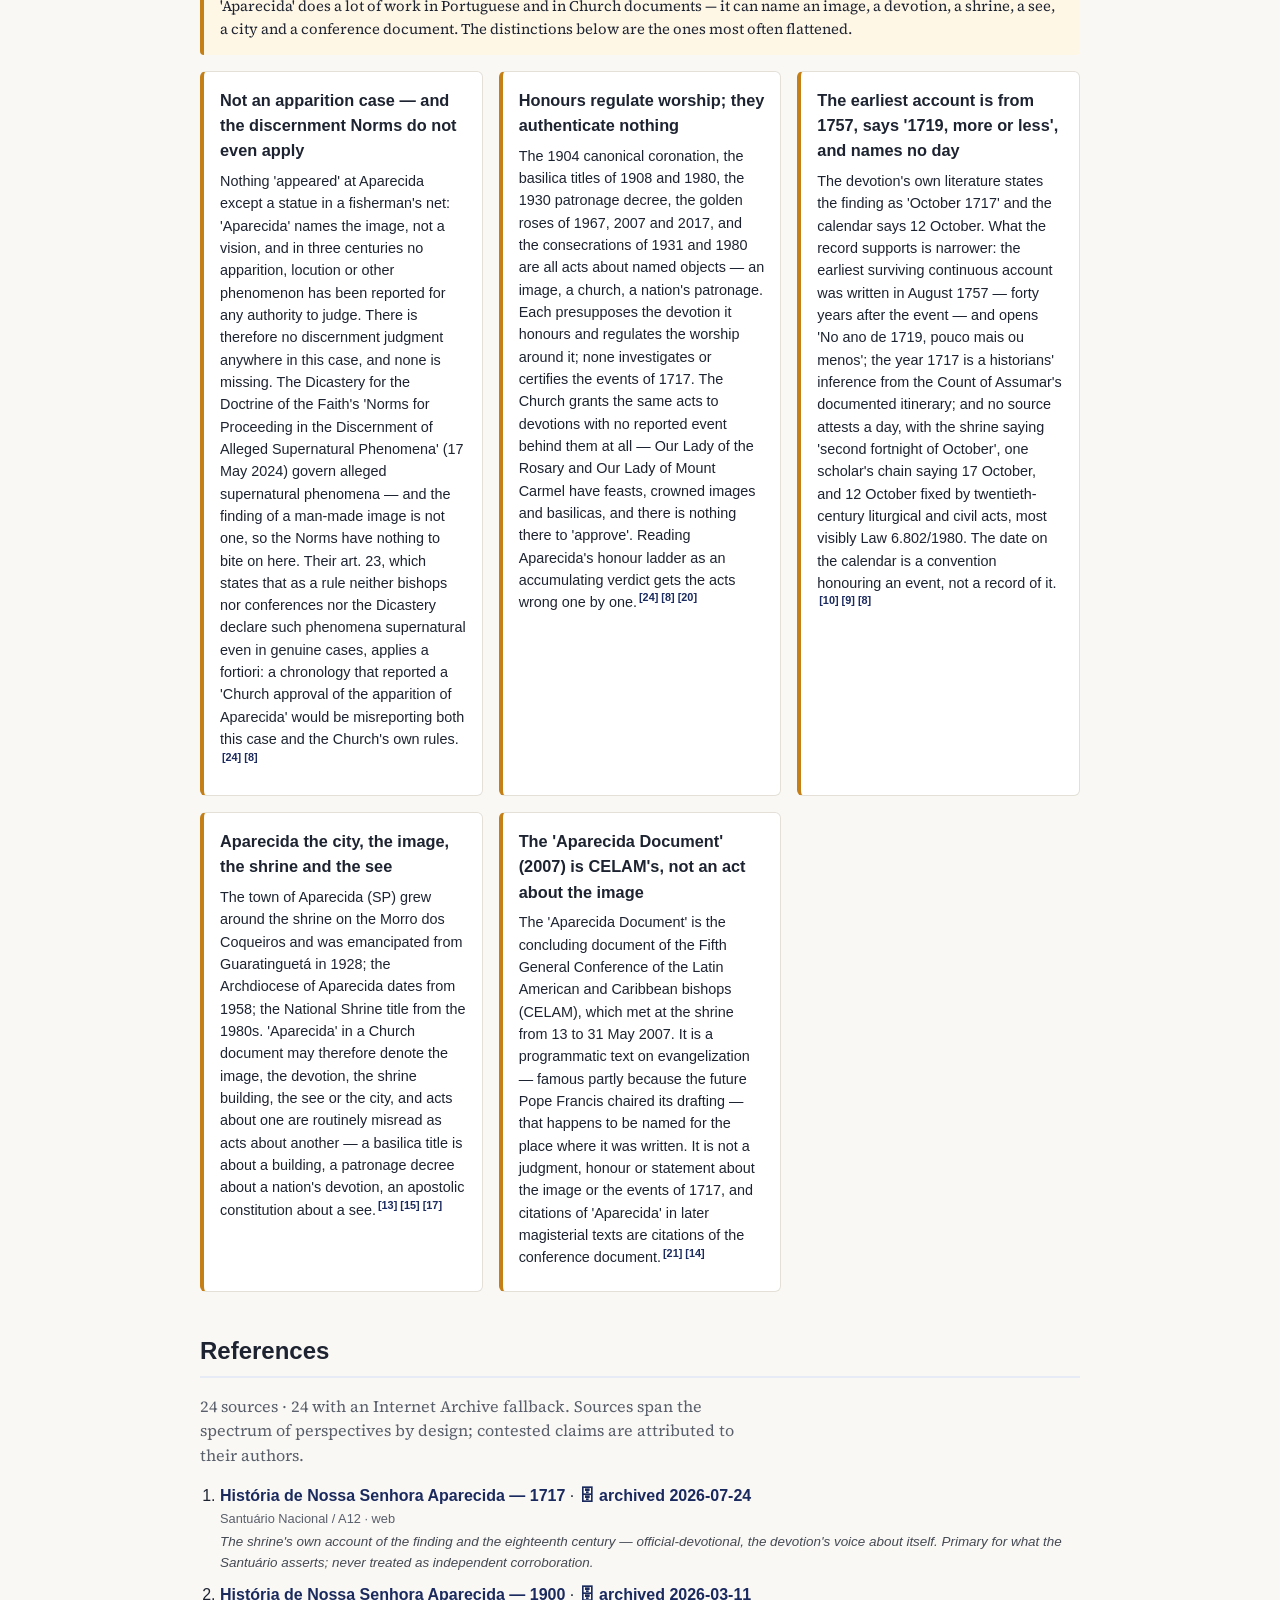
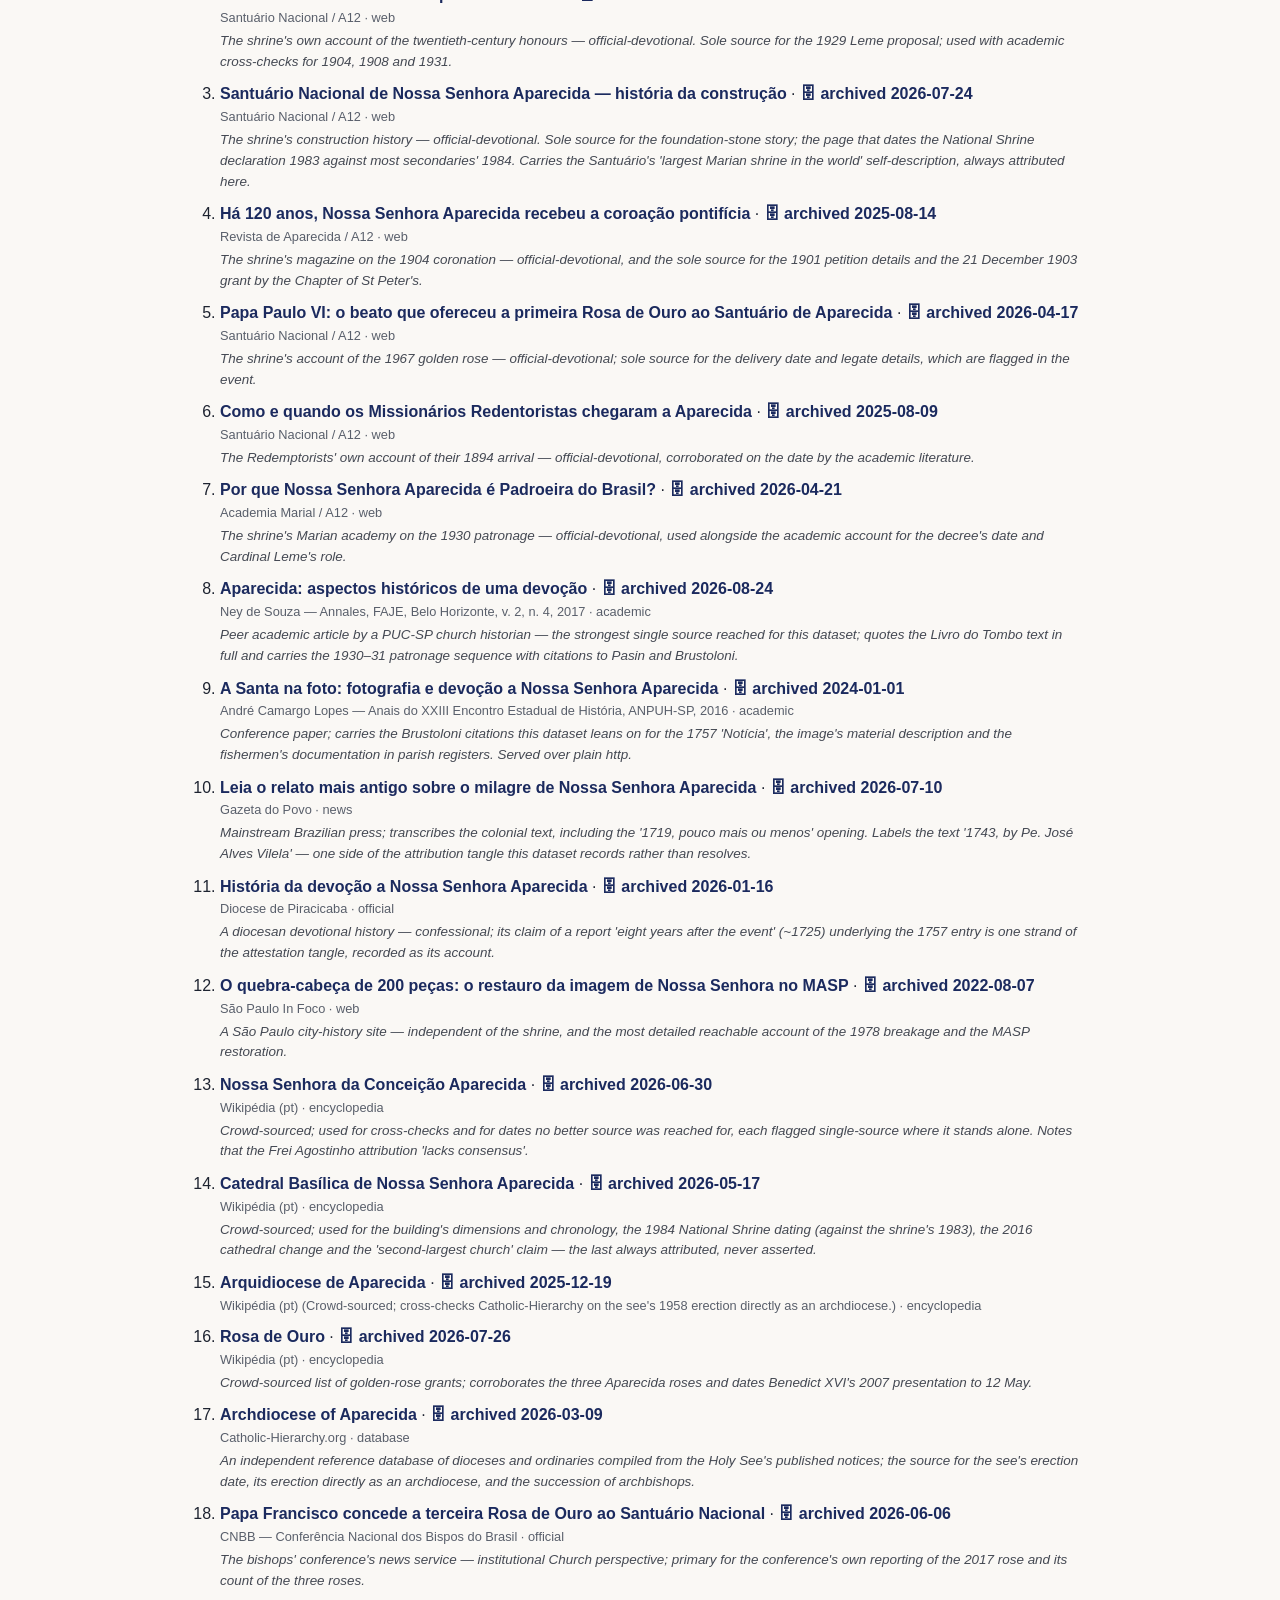
<file: docs/en/index.html>
<!DOCTYPE html>
<html lang="en">
<head>
  <meta charset="utf-8">
  <meta name="viewport" content="width=device-width, initial-scale=1">
  <title>Nossa Senhora Aparecida — Chronology</title>
  <meta name="description" content="An open, source-referenced chronology of Nossa Senhora Aparecida: the terracotta image of Our Lady of the Conception reportedly found by three fishermen in the Paraíba do Sul river in 1717, the devotion and national shrine that grew around it, and the coronations, titles, patronage decrees, golden roses and papal visits that honoured it.">
  <!-- Google tag (gtag.js) -->
  <script async src="https://www.googletagmanager.com/gtag/js?id=G-R9LV1QZHVE"></script>
  <script>
    window.dataLayer = window.dataLayer || [];
    function gtag(){dataLayer.push(arguments);}
    gtag('js', new Date());
    gtag('config', 'G-R9LV1QZHVE');
  </script>
  <link rel="stylesheet" href="../styles.css">
  <script src="../river.js" defer></script>
  <script src="../cite.js" defer data-label="Reference" data-all="All references"></script>
  <link rel="canonical" href="https://cronologia.github.io/aparecida/en/">
  <link rel="alternate" hreflang="en" href="https://cronologia.github.io/aparecida/en/">
  <link rel="alternate" hreflang="es" href="https://cronologia.github.io/aparecida/es/">
  <link rel="alternate" hreflang="pt" href="https://cronologia.github.io/aparecida/pt/">
  <link rel="alternate" hreflang="x-default" href="https://cronologia.github.io/aparecida/">
  <meta property="og:type" content="website">
  <meta property="og:site_name" content="Nossa Senhora Aparecida — Chronology">
  <meta property="og:locale" content="en_US">
  <meta property="og:title" content="Nossa Senhora Aparecida — Chronology">
  <meta property="og:description" content="An open, source-referenced chronology of Nossa Senhora Aparecida: the terracotta image of Our Lady of the Conception reportedly found by three fishermen in the Paraíba do Sul river in 1717, the devotion and national shrine that grew around it, and the coronations, titles, patronage decrees, golden roses and papal visits that honoured it.">
  <meta property="og:url" content="https://cronologia.github.io/aparecida/en/">
  <meta name="twitter:card" content="summary">
  <meta name="twitter:title" content="Nossa Senhora Aparecida — Chronology">
  <meta name="twitter:description" content="An open, source-referenced chronology of Nossa Senhora Aparecida: the terracotta image of Our Lady of the Conception reportedly found by three fishermen in the Paraíba do Sul river in 1717, the devotion and national shrine that grew around it, and the coronations, titles, patronage decrees, golden roses and papal visits that honoured it.">
  <script type="application/ld+json">
  {
    "@context": "https://schema.org",
    "@type": "WebSite",
    "name": "Nossa Senhora Aparecida — Chronology",
    "description": "An open, source-referenced chronology of Nossa Senhora Aparecida: the terracotta image of Our Lady of the Conception reportedly found by three fishermen in the Paraíba do Sul river in 1717, the devotion and national shrine that grew around it, and the coronations, titles, patronage decrees, golden roses and papal visits that honoured it.",
    "url": "https://cronologia.github.io/aparecida/en/",
    "inLanguage": "en"
  }
  </script>
</head>
<body>
  <header class="site-header">
    <div class="wrap">
      <nav class="lang-switch" aria-label="Language"><span class="lang-current" aria-current="true">EN</span><a href="../es/" hreflang="es">ES</a><a href="../pt/" hreflang="pt">PT</a></nav>
      <h1>Nossa Senhora Aparecida — Chronology</h1>
      <p class="subtitle">Chronology of Nossa Senhora Aparecida — the image netted from the Paraíba do Sul in 1717, the devotion that grew around it, and the Church and state acts that honoured it, from the first chapel to the tercentenary</p>
      <p class="lead">An open, source-referenced chronology of Nossa Senhora Aparecida: the terracotta image of Our Lady of the Conception reportedly found by three fishermen in the Paraíba do Sul river in 1717, the devotion and national shrine that grew around it, and the coronations, titles, patronage decrees, golden roses and papal visits that honoured it.</p>
      <p class="updated">Last updated: 2026-08-11</p>
      <div class="viz-chips">
        <a href="#chronology">📜 Chronology</a>
      </div>
    </div>
  </header>

  <nav class="site-nav">
    <div class="wrap">
      <a href="#about">About</a>
      <a href="#chronology">Chronology</a>
      <a href="#figures">Key figures</a>
      <a href="#organizations">Organizations</a>
      <a href="#disambiguation">Disambiguation</a>
      <a href="#references">References</a>
    </div>
  </nav>

  <main class="wrap">
    <section id="about">
      <h2>About</h2>
      <p class="notice">Work-in-progress dataset compiled from public sources (see references). There is no apparition in this case and no discernment judgment anywhere in it: what was found in 1717 was a statue, the finding is recorded here as a REPORTED event, and every subsequent Church act — coronation, basilica titles, the patronage decree, golden roses, consecrations — honours or regulates a devotion rather than adjudicating an event; honours are not findings, and this dataset never adds them up into one. The dating is carried honestly: the earliest surviving continuous account of the finding was written in August 1757, some forty years after the event, and opens &#39;No ano de 1719, pouco mais ou menos&#39; (&#39;in the year 1719, more or less&#39;); the year 1717 is a historians&#39; inference from the documented October 1717 passage of the Count of Assumar through Guaratinguetá, and no source attests a day — 12 October is a twentieth-century liturgical and civil convention. Several items — the 1901 petition details, the 1903 coronation grant, the 1967 golden-rose logistics, the foundation-stone story — rest on the Santuário&#39;s own media operation (A12) alone; A12 material is labeled official-devotional wherever cited. The text of the 16 July 1930 patronage decree is held offline in the Aparecida curia archive and no online primary text has been located. The CNBB&#39;s National Shrine declaration is dated 1984 by most secondaries and 1983 by the shrine&#39;s own page, and the dataset records the disagreement instead of resolving it. Contested size claims (&#39;largest Marian shrine in the world&#39;) are attributed, never asserted. Single-source dates are flagged with a ? mark. Corrections against primary sources are welcome.</p>
      <dl class="facts">
        <dt>What it is</dt>
        <dd>A Brazilian Marian devotion centred on a small terracotta image of Our Lady of the Conception, reportedly netted from the Paraíba do Sul river at Guaratinguetá (São Paulo) in 1717. &#39;Aparecida&#39; — &#39;she who appeared&#39; — names the image, not a vision: nothing in this case was ever reported as an apparition. The image has been principal Patroness of Brazil since 1930 and is kept at the national shrine in the city that grew around it.<sup class="cite"><a href="#ref-8" title="Reference 8">[8]</a> <a href="#ref-1" title="Reference 1">[1]</a> <a href="#ref-13" title="Reference 13">[13]</a></sup></dd>
        <dt>The finding (reported)</dt>
        <dd>According to the account the Church treats as official, three fishermen of Guaratinguetá — Domingos Martins Garcia, João Alves and Filipe Pedroso — were ordered to supply fish for the passage of Dom Pedro de Almeida, Count of Assumar, en route to Minas Gerais. After a fishless stretch of the river, João Alves&#39;s drag-net brought up the body of an image of Our Lady of the Conception without the head; a later cast brought up the head, and abundant fishing followed. The episode is recorded here as reported tradition, first written down forty years later.<sup class="cite"><a href="#ref-8" title="Reference 8">[8]</a> <a href="#ref-1" title="Reference 1">[1]</a> <a href="#ref-10" title="Reference 10">[10]</a></sup></dd>
        <dt>Earliest attestation</dt>
        <dd>The earliest surviving continuous account is the &#39;Notícia da Aparição da Imagem da Senhora&#39;, written in August 1757 by the vicar Pe. João de Morais e Aguiar in the Primeiro Livro do Tombo of the parish of Santo Antônio de Guaratinguetá — roughly forty years after the event. Earlier layers are reported (a 1743 report by the vicar José Alves Vilela; a report &#39;eight years after the event&#39; per the Diocese of Piracicaba) but the attribution is tangled in the secondary literature and no earlier text has been verified here.<sup class="cite"><a href="#ref-9" title="Reference 9">[9]</a> <a href="#ref-10" title="Reference 10">[10]</a> <a href="#ref-11" title="Reference 11">[11]</a></sup></dd>
        <dt>The dating</dt>
        <dd>The 1757 account itself opens &#39;No ano de 1719, pouco mais ou menos&#39; — &#39;in the year 1719, more or less&#39;. The year 1717 is a historians&#39; correction, fixed by the shrine&#39;s historian Pe. Júlio Brustoloni CSsR from the documented passage of the Count of Assumar through Guaratinguetá in October 1717. No day is attested in any source: the shrine says &#39;second fortnight of October&#39;, Souza (citing Pasin) says 17 October, and the feast date of 12 October is a twentieth-century convention.<sup class="cite"><a href="#ref-10" title="Reference 10">[10]</a> <a href="#ref-9" title="Reference 9">[9]</a> <a href="#ref-8" title="Reference 8">[8]</a></sup></dd>
        <dt>The image</dt>
        <dd>Terracotta, about 36 cm tall and 2.55 kg, originally polychrome (&#39;barro claro&#39;, with a dark-blue mantle per Brustoloni); its dark colour is attributed to years in river mud and to lamp smoke. Attribution studies point to a Paulista workshop; tradition names the Benedictine sculptor Frei Agostinho de Jesus, an attribution that lacks consensus.<sup class="cite"><a href="#ref-9" title="Reference 9">[9]</a> <a href="#ref-13" title="Reference 13">[13]</a></sup></dd>
        <dt>The honours</dt>
        <dd>Canonical coronation (8 September 1904); the title of minor basilica for the old church (1908, the first in Brazil); principal Patroness of Brazil by decree of Pius XI (16 July 1930); three papal golden roses (1967, 2007, 2017); consecration of the new basilica by John Paul II (4 July 1980). Every one of these acts honours or regulates the devotion — an image, a church, a nation&#39;s patronage — and none of them adjudicates any event.<sup class="cite"><a href="#ref-2" title="Reference 2">[2]</a> <a href="#ref-8" title="Reference 8">[8]</a> <a href="#ref-18" title="Reference 18">[18]</a> <a href="#ref-20" title="Reference 20">[20]</a></sup></dd>
        <dt>Custody</dt>
        <dd>Redemptorist missionaries (CSsR), brought from Bavaria at the request of the Bishop of São Paulo, took charge of the shrine on 28 October 1894; their custody continues today.<sup class="cite"><a href="#ref-6" title="Reference 6">[6]</a> <a href="#ref-8" title="Reference 8">[8]</a></sup></dd>
        <dt>The see</dt>
        <dd>The Archdiocese of Aparecida was erected on 19 April 1958 by Pius XII (apostolic constitution Sacrorum antistitum) — directly as an archdiocese, not as a diocese later elevated. It was governed by apostolic administrators until the first resident archbishop, Cardinal Carlos Carmelo de Vasconcelos Motta, was appointed in 1964.<sup class="cite"><a href="#ref-17" title="Reference 17">[17]</a> <a href="#ref-15" title="Reference 15">[15]</a></sup></dd>
        <dt>The new basilica</dt>
        <dd>Designed by Benedito Calixto de Jesus Neto; effective construction from 11 November 1955; a Greek cross of 188 × 183 m with a 70 m dome and a 109 m tower, about 23,000 m² of interior and a capacity of 30,000. Consecrated by John Paul II on 4 July 1980 and made cathedral of the archdiocese in November 2016. The Santuário describes itself as &#39;the largest shrine in the world dedicated to Mary&#39; and Wikipédia-pt calls it the second-largest church in the world after St Peter&#39;s — both are attributed, contested metrics, never asserted here.<sup class="cite"><a href="#ref-14" title="Reference 14">[14]</a> <a href="#ref-3" title="Reference 3">[3]</a></sup></dd>
        <dt>The 1978 breakage</dt>
        <dd>On 16 May 1978 the image was seized during evening devotions and shattered into some 200 fragments, about 165 of them from the body. It was restored at the Museu de Arte de São Paulo (MASP) by Maria Helena Chartuni between 28 June and 31 July 1978 and returned to Aparecida.<sup class="cite"><a href="#ref-12" title="Reference 12">[12]</a> <a href="#ref-13" title="Reference 13">[13]</a></sup></dd>
      </dl>
    </section>

    <section id="chronology" class="river">
      <h2>Chronology</h2>
      <p class="section-intro">Key events in chronological order. A <span class="flag">?</span> flag marks
      dates not yet verified against a primary source.</p>
      <div class="rv-bar">
        <div class="rv-controls" role="group" aria-label="Filter the chronology" hidden>
          <label class="rv-chip rv-firm"><input type="checkbox" data-firm><span class="rv-sw"></span>Firm dates only</label>
          <label class="rv-find">Find <input type="search" autocomplete="off"></label>
          <p class="rv-status" aria-live="polite" data-all="all {n} events" data-some="{n} of {total} events shown" data-reading="Reading"></p>
        </div>
        <svg class="rv-ribbon" viewBox="-4 0 1008 29" preserveAspectRatio="xMinYMid meet" role="img" aria-label="Overview of all 32 events; long gaps in the record are drawn as breaks">
          <rect class="rv-row" x="0" y="2" width="1000" height="9"/><rect class="rv-brk" x="244" y="2" width="4" height="9"><title>7 decades with no recorded events (1760–1829)</title></rect><rect class="rv-brk" x="307.6" y="2" width="4" height="9"><title>2 decades with no recorded events (1840–1859)</title></rect><rect class="rv-brk" x="561.6" y="2" width="4" height="9"><title>2 decades with no recorded events (1910–1929)</title></rect>
          <line class="rv-tick rv-l0" data-i="0" x1="30.9" x2="30.9" y1="3.5" y2="9.5"/><line class="rv-tick rv-l0 rv-u" data-i="1" x1="35.7" x2="35.7" y1="3.5" y2="9.5"/><line class="rv-tick rv-l0 rv-u" data-i="2" x1="107.1" x2="107.1" y1="3.5" y2="9.5"/><line class="rv-tick rv-l0 rv-u" data-i="3" x1="159.5" x2="159.5" y1="3.5" y2="9.5"/><line class="rv-tick rv-l0" data-i="4" x1="169" x2="169" y1="3.5" y2="9.5"/><line class="rv-tick rv-l0" data-i="5" x1="226.1" x2="226.1" y1="3.5" y2="9.5"/><line class="rv-tick rv-l0 rv-u" data-i="6" x1="275.4" x2="275.4" y1="3.5" y2="9.5"/><line class="rv-tick rv-l0 rv-u" data-i="7" x1="358.1" x2="358.1" y1="3.5" y2="9.5"/><line class="rv-tick rv-l0" data-i="8" x1="453.3" x2="453.3" y1="3.5" y2="9.5"/><line class="rv-tick rv-l0 rv-u" data-i="9" x1="453.3" x2="453.3" y1="3.5" y2="9.5"/><line class="rv-tick rv-l0" data-i="10" x1="481.8" x2="481.8" y1="3.5" y2="9.5"/><line class="rv-tick rv-l0" data-i="11" x1="515.1" x2="515.1" y1="3.5" y2="9.5"/><line class="rv-tick rv-l0 rv-u" data-i="12" x1="524.7" x2="524.7" y1="3.5" y2="9.5"/><line class="rv-tick rv-l0" data-i="13" x1="529.4" x2="529.4" y1="3.5" y2="9.5"/><line class="rv-tick rv-l0" data-i="14" x1="548.5" x2="548.5" y1="3.5" y2="9.5"/><line class="rv-tick rv-l0" data-i="15" x1="574" x2="574" y1="3.5" y2="9.5"/><line class="rv-tick rv-l0" data-i="16" x1="578.7" x2="578.7" y1="3.5" y2="9.5"/><line class="rv-tick rv-l0" data-i="17" x1="650.1" x2="650.1" y1="3.5" y2="9.5"/><line class="rv-tick rv-l0" data-i="18" x1="693" x2="693" y1="3.5" y2="9.5"/><line class="rv-tick rv-l0" data-i="19" x1="707.3" x2="707.3" y1="3.5" y2="9.5"/><line class="rv-tick rv-l0" data-i="20" x1="735.8" x2="735.8" y1="3.5" y2="9.5"/><line class="rv-tick rv-l0 rv-u" data-i="21" x1="750.1" x2="750.1" y1="3.5" y2="9.5"/><line class="rv-tick rv-l0" data-i="22" x1="802.5" x2="802.5" y1="3.5" y2="9.5"/><line class="rv-tick rv-l0" data-i="23" x1="802.5" x2="802.5" y1="3.5" y2="9.5"/><line class="rv-tick rv-l0" data-i="24" x1="812" x2="812" y1="3.5" y2="9.5"/><line class="rv-tick rv-l0" data-i="25" x1="812" x2="812" y1="3.5" y2="9.5"/><line class="rv-tick rv-l0 rv-u" data-i="26" x1="831" x2="831" y1="3.5" y2="9.5"/><line class="rv-tick rv-l0" data-i="27" x1="940.5" x2="940.5" y1="3.5" y2="9.5"/><line class="rv-tick rv-l0" data-i="28" x1="969.1" x2="969.1" y1="3.5" y2="9.5"/><line class="rv-tick rv-l0 rv-u" data-i="29" x1="983.3" x2="983.3" y1="3.5" y2="9.5"/><line class="rv-tick rv-l0" data-i="30" x1="988.1" x2="988.1" y1="3.5" y2="9.5"/><line class="rv-tick rv-l0" data-i="31" x1="988.1" x2="988.1" y1="3.5" y2="9.5"/>
          <text class="rv-axis" x="0" y="26" text-anchor="start">1716</text><text class="rv-axis" x="238" y="26" text-anchor="end">1757</text><text class="rv-axis" x="254" y="26" text-anchor="start">1834</text><text class="rv-axis" x="317.6" y="26" text-anchor="start">1868</text><text class="rv-axis" x="555.6" y="26" text-anchor="end">1908</text><text class="rv-axis" x="571.6" y="26" text-anchor="start">1930</text><text class="rv-axis" x="1000" y="26" text-anchor="end">2017</text><rect class="rv-win" x="0" y="0" width="0" height="13"/>
        </svg>
      </div>
      <ol class="rv-list" style="--lanes:1">
        <li class="rv-e" id="decade-1710" data-i="0" data-lanes="" data-decade="1710s">
          <div class="rv-year">1716<small>1716-12-22</small></div>
          <div class="rv-node" aria-hidden="true"><i class="rv-l0" style="--k:0"></i></div>
          <div class="rv-card">
            <p class="rv-kick"><span>Lisbon, Portugal</span></p>
            <h3>The Conselho Ultramarino names Dom Pedro de Almeida governor — the anchor for dating the finding</h3>
            <p class="rv-text">A consulta of the Conselho Ultramarino names Dom Pedro de Almeida, later Count of Assumar, governor of the captaincy of São Paulo and Minas. His documented journey to take up the post — passing through Guaratinguetá in October 1717 — is the fixed point from which historians date the finding of the image, which the earliest surviving account dates only as &#39;1719, more or less&#39;.<sup class="cite"><a href="#ref-8" title="Reference 8">[8]</a></sup></p>
          </div>
        </li>
        <li class="rv-e rv-u" data-i="1" data-lanes="" data-decade="1710s">
          <div class="rv-year">1717<small>1717-10</small> <span class="flag" title="Date not yet verified against a primary source">?</span></div>
          <div class="rv-node" aria-hidden="true"><i class="rv-l0" style="--k:0"></i></div>
          <div class="rv-card">
            <p class="rv-kick"><span>Porto de Itaguaçu, Paraíba do Sul, Guaratinguetá, Brazil</span></p>
            <h3>REPORTED: three fishermen net a headless image, then its head, in the Paraíba do Sul</h3>
            <p class="rv-text">According to the account the Church treats as official, the town council of Guaratinguetá orders fish for the passage of Dom Pedro de Almeida, Count of Assumar, newly appointed governor en route to Minas Gerais. Three fishermen — Domingos Martins Garcia, João Alves and Filipe Pedroso — work a fishless stretch of the Paraíba do Sul until João Alves&#39;s drag-net brings up the body of an image of Our Lady of the Conception, without the head; a later cast brings up the head, and abundant fishing follows. Recorded here as a REPORTED event: the finding of a man-made statue, not an apparition — nothing in this case ever called for a discernment judgment, and no Church authority has ever issued one.<sup class="cite"><a href="#ref-8" title="Reference 8">[8]</a> <a href="#ref-10" title="Reference 10">[10]</a> <a href="#ref-1" title="Reference 1">[1]</a></sup></p>
            <p class="date-note">No day is attested in any source, and the year itself is an inference. The earliest surviving account (August 1757) opens &#39;No ano de 1719, pouco mais ou menos&#39; — &#39;in the year 1719, more or less&#39;; 1717 is the historians&#39; correction, fixed by Pe. Júlio Brustoloni CSsR (1979) from the Count of Assumar&#39;s documented passage through Guaratinguetá in October 1717. The Santuário says &#39;second fortnight of October&#39;; Souza, citing Pasin, says 17 October; the feast date of 12 October is a twentieth-century liturgical and civil convention, not an attestation.</p>
          </div>
        </li>
        <li class="rv-e rv-u" id="decade-1730" data-i="2" data-lanes="" data-decade="1730s">
          <div class="rv-year">1732<small>c. 1732</small> <span class="flag" title="Date not yet verified against a primary source">?</span></div>
          <div class="rv-node" aria-hidden="true"><i class="rv-l0" style="--k:0"></i></div>
          <div class="rv-card">
            <p class="rv-kick"><span>Porto de Itaguaçu, Guaratinguetá, Brazil</span></p>
            <h3>The image passes from the Pedroso household to a family oratory</h3>
            <p class="rv-text">For its first years the image stays in the home of Filipe Pedroso and his family, where neighbours gather to pray before it; around 1732 it is moved to a small family oratory at Porto de Itaguaçu as the devotion outgrows the house. The reported graces and growing pilgrimage of this period are the tradition&#39;s own account, first written down in 1757.<sup class="cite"><a href="#ref-8" title="Reference 8">[8]</a> <a href="#ref-1" title="Reference 1">[1]</a></sup></p>
            <p class="date-note">Approximate; the household chronology — the image with Filipe Pedroso&#39;s family from about 1717 to about 1732, then a family oratory — rests on the tradition as summarised in the academic and devotional accounts.</p>
          </div>
        </li>
        <li class="rv-e rv-u" id="decade-1740" data-i="3" data-lanes="" data-decade="1740s">
          <div class="rv-year">1743 <span class="flag" title="Date not yet verified against a primary source">?</span></div>
          <div class="rv-node" aria-hidden="true"><i class="rv-l0" style="--k:0"></i></div>
          <div class="rv-card">
            <p class="rv-kick"><span>Guaratinguetá, Brazil</span></p>
            <h3>The vicar José Alves Vilela reports the cult to episcopal authority (reported; attribution tangled)</h3>
            <p class="rv-text">The vicar of Guaratinguetá, Pe. José Alves Vilela, is reported to have informed episcopal authority of the devotion and the graces attributed to the image, in connection with authorizing the cult and building a proper chapel. The year, the content and even the authorship of the earliest written reports differ across the secondary literature; the dataset records the report as part of the chapel&#39;s paper trail without treating any pre-1757 text as verified.<sup class="cite"><a href="#ref-1" title="Reference 1">[1]</a> <a href="#ref-10" title="Reference 10">[10]</a> <a href="#ref-11" title="Reference 11">[11]</a></sup></p>
            <p class="date-note">The 1743-vs-1757 attribution is genuinely tangled in the secondary literature. Gazeta do Povo labels essentially the same colonial text &#39;1743, by Pe. José Alves Vilela&#39;; popular summaries speak of two early records (one in the Aparecida curia archive, one in the Jesuit archive in Rome); the Diocese of Piracicaba invokes a report &#39;eight years after the event&#39; (~1725). This dataset records August 1757 as the earliest verified attestation and this 1743 report as reported but unpinned; checking Brustoloni (1979) directly — everyone&#39;s ultimate source — is the open task.</p>
          </div>
        </li>
        <li class="rv-e" data-i="4" data-lanes="" data-decade="1740s">
          <div class="rv-year">1745<small>1745-07-26</small></div>
          <div class="rv-node" aria-hidden="true"><i class="rv-l0" style="--k:0"></i></div>
          <div class="rv-card">
            <p class="rv-kick"><span>Morro dos Coqueiros, Aparecida, Brazil</span></p>
            <h3>The first chapel is blessed on the Morro dos Coqueiros</h3>
            <p class="rv-text">The chapel built by the vicar José Alves Vilela on the Morro dos Coqueiros, on land donated by Margarida Nunes Rangel, is blessed and the image is transferred to it. This is the first public church of the devotion; the town of Aparecida later grows around the site.<sup class="cite"><a href="#ref-1" title="Reference 1">[1]</a> <a href="#ref-8" title="Reference 8">[8]</a> <a href="#ref-13" title="Reference 13">[13]</a></sup></p>
          </div>
        </li>
        <li class="rv-e" id="decade-1750" data-i="5" data-lanes="" data-decade="1750s">
          <div class="rv-year">1757<small>1757-08</small></div>
          <div class="rv-node" aria-hidden="true"><i class="rv-l0" style="--k:0"></i></div>
          <div class="rv-card">
            <p class="rv-kick"><span>Guaratinguetá, Brazil</span></p>
            <h3>Earliest surviving account: the &#39;Notícia&#39; in the Livro do Tombo — forty years after the event</h3>
            <p class="rv-text">The vicar Pe. João de Morais e Aguiar writes the &#39;Notícia da Aparição da Imagem da Senhora&#39; in the Primeiro Livro do Tombo of the parish of Santo Antônio de Guaratinguetá (cited variously at f. 77v and at ff. 98–99) — the earliest surviving continuous account of the finding, written some forty years after it. It opens &#39;No ano de 1719, pouco mais ou menos&#39;, and it is the first surviving document to name the three fishermen. Everything earlier is reported through later tellings; everything later depends on this text.<sup class="cite"><a href="#ref-9" title="Reference 9">[9]</a> <a href="#ref-8" title="Reference 8">[8]</a> <a href="#ref-10" title="Reference 10">[10]</a></sup></p>
          </div>
        </li>
        <li class="rv-gap"><span>7 decades with no recorded events (1760–1829)</span></li>
        <li class="rv-e rv-u" id="decade-1830" data-i="6" data-lanes="" data-decade="1830s">
          <div class="rv-year">1834 <span class="flag" title="Date not yet verified against a primary source">?</span></div>
          <div class="rv-node" aria-hidden="true"><i class="rv-l0" style="--k:0"></i></div>
          <div class="rv-card">
            <p class="rv-kick"><span>Aparecida, Brazil</span></p>
            <h3>Construction of a larger church — the future Basílica Velha — begins</h3>
            <p class="rv-text">Work begins on a larger church on the Morro dos Coqueiros to replace the 1745 chapel, as the pilgrimage outgrows it. The building, inaugurated in 1888, is the church later titled minor basilica in 1908 and known today as the Basílica Velha.<sup class="cite"><a href="#ref-13" title="Reference 13">[13]</a></sup></p>
            <p class="date-note">Single-source (Wikipédia-pt); day not established.</p>
          </div>
        </li>
        <li class="rv-gap"><span>2 decades with no recorded events (1840–1859)</span></li>
        <li class="rv-e rv-u" id="decade-1860" data-i="7" data-lanes="" data-decade="1860s">
          <div class="rv-year">1868 <span class="flag" title="Date not yet verified against a primary source">?</span></div>
          <div class="rv-node" aria-hidden="true"><i class="rv-l0" style="--k:0"></i></div>
          <div class="rv-card">
            <p class="rv-kick"><span>Aparecida, Brazil</span></p>
            <h3>Princess Isabel&#39;s first visit</h3>
            <p class="rv-text">Princess Isabel, heiress to the Brazilian throne, visits the shrine for the first time; the devotional tradition associates the visit with her promise of a crown for the image. Her documented donation comes with the second visit, in 1888.<sup class="cite"><a href="#ref-13" title="Reference 13">[13]</a> <a href="#ref-4" title="Reference 4">[4]</a></sup></p>
            <p class="date-note">Year per Wikipédia-pt and the Santuário&#39;s coronation retrospective; day not established in the sources reached, and the visit details rest on devotional tellings.</p>
          </div>
        </li>
        <li class="rv-e" id="decade-1880" data-i="8" data-lanes="" data-decade="1880s">
          <div class="rv-year">1888<small>1888-11-06</small></div>
          <div class="rv-node" aria-hidden="true"><i class="rv-l0" style="--k:0"></i></div>
          <div class="rv-card">
            <p class="rv-kick"><span>Aparecida, Brazil</span></p>
            <h3>Princess Isabel donates the gold crown and the blue mantle</h3>
            <p class="rv-text">On her second visit, Princess Isabel donates a crown of gold and gems and a blue mantle for the image — the crown used in the canonical coronation of 1904 and the iconography carried ever since. The donation comes months after the Lei Áurea and months before the fall of the monarchy.<sup class="cite"><a href="#ref-13" title="Reference 13">[13]</a> <a href="#ref-4" title="Reference 4">[4]</a></sup></p>
          </div>
        </li>
        <li class="rv-e rv-u" data-i="9" data-lanes="" data-decade="1880s">
          <div class="rv-year">1888<small>1888-12-08</small> <span class="flag" title="Date not yet verified against a primary source">?</span></div>
          <div class="rv-node" aria-hidden="true"><i class="rv-l0" style="--k:0"></i></div>
          <div class="rv-card">
            <p class="rv-kick"><span>Aparecida, Brazil</span></p>
            <h3>The new church — the Basílica Velha — is solemnly inaugurated</h3>
            <p class="rv-text">The larger church begun in 1834 is solemnly inaugurated on the feast of the Immaculate Conception, per Wikipédia-pt. It serves as the devotion&#39;s principal church until the new basilica of the twentieth century.<sup class="cite"><a href="#ref-13" title="Reference 13">[13]</a></sup></p>
            <p class="date-note">Single-source (Wikipédia-pt).</p>
          </div>
        </li>
        <li class="rv-e" id="decade-1890" data-i="10" data-lanes="" data-decade="1890s">
          <div class="rv-year">1894<small>1894-10-28</small></div>
          <div class="rv-node" aria-hidden="true"><i class="rv-l0" style="--k:0"></i></div>
          <div class="rv-card">
            <p class="rv-kick"><span>Aparecida, Brazil</span></p>
            <h3>Redemptorist missionaries take charge of the shrine</h3>
            <p class="rv-text">Redemptorists of the Bavarian province, brought to Brazil at the request of the Bishop of São Paulo and led by Pe. Gebardo Wiggermann, arrive at Aparecida and assume custody of the shrine. Their custody — pastoral care, publishing, and later a radio, television and web operation — continues today.<sup class="cite"><a href="#ref-6" title="Reference 6">[6]</a> <a href="#ref-8" title="Reference 8">[8]</a></sup></p>
          </div>
        </li>
        <li class="rv-e" id="decade-1900" data-i="11" data-lanes="" data-decade="1900s">
          <div class="rv-year">1901</div>
          <div class="rv-node" aria-hidden="true"><i class="rv-l0" style="--k:0"></i></div>
          <div class="rv-card">
            <p class="rv-kick"><span>Rio de Janeiro, Brazil</span></p>
            <h3>The Brazilian episcopate petitions for a canonical coronation</h3>
            <p class="rv-text">The Brazilian episcopate, in a petition the Santuário&#39;s account says was signed by Archbishop Joaquim Arcoverde of Rio de Janeiro, requests from the Holy See the canonical coronation of the image. A coronation is a liturgical honour for a venerated image; the petition is the start of the honour&#39;s paper trail, not of any inquiry.<sup class="cite"><a href="#ref-4" title="Reference 4">[4]</a></sup></p>
            <p class="date-note">Year per the Santuário&#39;s coronation retrospective; the petition&#39;s details — including the signature of Archbishop Joaquim Arcoverde of Rio de Janeiro — rest on that account alone and are labeled official-devotional.</p>
          </div>
        </li>
        <li class="rv-e rv-u" data-i="12" data-lanes="" data-decade="1900s">
          <div class="rv-year">1903<small>1903-12-21</small> <span class="flag" title="Date not yet verified against a primary source">?</span></div>
          <div class="rv-node" aria-hidden="true"><i class="rv-l0" style="--k:0"></i></div>
          <div class="rv-card">
            <p class="rv-kick"><span>Rome</span></p>
            <h3>The coronation is granted (per the Santuário&#39;s account, by the Chapter of St Peter&#39;s)</h3>
            <p class="rv-text">Under Pius X, the canonical coronation of the image is granted — per the Santuário&#39;s account, by decree of the Chapter of St Peter&#39;s Basilica dated 21 December 1903, received at Aparecida on 4 February 1904. The act authorizes an honour for an image; it makes no finding about the finding.<sup class="cite"><a href="#ref-4" title="Reference 4">[4]</a></sup></p>
            <p class="date-note">Single-source (A12). That the grant came from the Chapter of St Peter&#39;s Basilica — the body historically competent for canonical coronations — rather than from a papal decree proper is period-typical but rests on the Santuário&#39;s account alone here; some accounts say &#39;Pius X signed the decree&#39;. The grant is said to have reached Aparecida on 4 February 1904.</p>
          </div>
        </li>
        <li class="rv-e" data-i="13" data-lanes="" data-decade="1900s">
          <div class="rv-year">1904<small>1904-09-08</small></div>
          <div class="rv-node" aria-hidden="true"><i class="rv-l0" style="--k:0"></i></div>
          <div class="rv-card">
            <p class="rv-kick"><span>Aparecida, Brazil</span></p>
            <h3>Canonical coronation of the image</h3>
            <p class="rv-text">Dom José de Camargo Barros, Bishop of São Paulo, crowns the image with Princess Isabel&#39;s 1888 crown, before a crowd the accounts put at some 15,000 faithful and twelve to fourteen bishops (the counts vary). Devotional secondaries assert the presence of President Rodrigues Alves, which the Santuário&#39;s main account does not mention, and accounts differ over who presided (the nuncio) versus who crowned (Camargo Barros); the dataset records the differences. A canonical coronation honours a venerated image — it presupposes the devotion and adjudicates nothing.<sup class="cite"><a href="#ref-4" title="Reference 4">[4]</a> <a href="#ref-2" title="Reference 2">[2]</a></sup></p>
          </div>
        </li>
        <li class="rv-e" data-i="14" data-lanes="" data-decade="1900s">
          <div class="rv-year">1908<small>1908-04-29</small></div>
          <div class="rv-node" aria-hidden="true"><i class="rv-l0" style="--k:0"></i></div>
          <div class="rv-card">
            <p class="rv-kick"><span>Aparecida, Brazil</span></p>
            <h3>Pius X grants the old church the title of minor basilica — the first in Brazil</h3>
            <p class="rv-text">The church of Aparecida receives the title of Basílica Menor, the first in Brazil, with the solemn proclamation on site on 5 September 1909. A basilica title is an honour for a building and its worship; like every act in this chronology, it is about an object — here, a church — and not about an event.<sup class="cite"><a href="#ref-2" title="Reference 2">[2]</a> <a href="#ref-13" title="Reference 13">[13]</a></sup></p>
          </div>
        </li>
        <li class="rv-gap"><span>2 decades with no recorded events (1910–1929)</span></li>
        <li class="rv-e" id="decade-1930" data-i="15" data-lanes="" data-decade="1930s">
          <div class="rv-year">1930<small>1930-07-16</small></div>
          <div class="rv-node" aria-hidden="true"><i class="rv-l0" style="--k:0"></i></div>
          <div class="rv-card">
            <p class="rv-kick"><span>Rome</span></p>
            <h3>Pius XI declares Our Lady Aparecida principal Patroness of Brazil</h3>
            <p class="rv-text">By papal decree of 16 July 1930, at the request of Cardinal Sebastião Leme — who had floated the title at the September 1929 Marian Congress, per the Santuário&#39;s account — Pius XI declares Nossa Senhora da Conceição Aparecida principal Patroness of Brazil, with all liturgical privileges. A patronage decree regulates a nation&#39;s devotion; it presupposes the cult and makes no finding about 1717.<sup class="cite"><a href="#ref-8" title="Reference 8">[8]</a> <a href="#ref-7" title="Reference 7">[7]</a> <a href="#ref-2" title="Reference 2">[2]</a></sup></p>
            <p class="date-note">The date and content are consistent across academic and official sources, but the decree itself is held offline in the Aparecida curia archive (&#39;papéis avulsos&#39;, per Pasin as cited by Souza) and no online primary text has been located; it should be checkable in Acta Apostolicae Sedis 22 (1930) — a library task still open.</p>
          </div>
        </li>
        <li class="rv-e" data-i="16" data-lanes="" data-decade="1930s">
          <div class="rv-year">1931<small>1931-05-31</small></div>
          <div class="rv-node" aria-hidden="true"><i class="rv-l0" style="--k:0"></i></div>
          <div class="rv-card">
            <p class="rv-kick"><span>Rio de Janeiro, Brazil</span></p>
            <h3>Brazil is solemnly consecrated to its Patroness in Rio de Janeiro</h3>
            <p class="rv-text">The image is taken to Rio de Janeiro by special train for the solemn proclamation of the patronage; Cardinal Leme presides before a crowd put at about one million faithful, &#39;diante do governo e seus ministros&#39; — before the government and its ministers — per Souza. The ceremony is the civic-religious high-water mark of the patronage, and, like the decree it celebrates, an act about a devotion.<sup class="cite"><a href="#ref-2" title="Reference 2">[2]</a> <a href="#ref-8" title="Reference 8">[8]</a></sup></p>
          </div>
        </li>
        <li class="rv-e" id="decade-1940" data-i="17" data-lanes="" data-decade="1940s">
          <div class="rv-year">1946<small>1946-09-10</small></div>
          <div class="rv-node" aria-hidden="true"><i class="rv-l0" style="--k:0"></i></div>
          <div class="rv-card">
            <p class="rv-kick"><span>Aparecida, Brazil</span></p>
            <h3>Foundation stone of the new basilica</h3>
            <p class="rv-text">The foundation stone of a vastly larger new basilica is laid. The Santuário&#39;s own history records that the stone was stolen that same night and re-laid in August 1954 — an anecdote resting on the shrine&#39;s telling alone.<sup class="cite"><a href="#ref-3" title="Reference 3">[3]</a></sup></p>
          </div>
        </li>
        <li class="rv-e" id="decade-1950" data-i="18" data-lanes="" data-decade="1950s">
          <div class="rv-year">1955<small>1955-11-11</small></div>
          <div class="rv-node" aria-hidden="true"><i class="rv-l0" style="--k:0"></i></div>
          <div class="rv-card">
            <p class="rv-kick"><span>Aparecida, Brazil</span></p>
            <h3>Effective construction of the new basilica begins</h3>
            <p class="rv-text">Construction of the new basilica begins in earnest to the design of Benedito Calixto de Jesus Neto: a Greek cross of 188 × 183 m, a 70 m dome, a 109 m tower, some 23,000 m² of interior and a capacity of 30,000. The building will take decades; pilgrims begin using the unfinished nave in 1959.<sup class="cite"><a href="#ref-3" title="Reference 3">[3]</a> <a href="#ref-14" title="Reference 14">[14]</a></sup></p>
          </div>
        </li>
        <li class="rv-e" data-i="19" data-lanes="" data-decade="1950s">
          <div class="rv-year">1958<small>1958-04-19</small></div>
          <div class="rv-node" aria-hidden="true"><i class="rv-l0" style="--k:0"></i></div>
          <div class="rv-card">
            <p class="rv-kick"><span>Aparecida, Brazil</span></p>
            <h3>Pius XII erects the Archdiocese of Aparecida — directly as an archdiocese</h3>
            <p class="rv-text">By the apostolic constitution Sacrorum antistitum, Pius XII erects the Archdiocese of Aparecida — directly as a metropolitan archdiocese, not as a diocese later elevated. The see is governed by apostolic administrators until 1964. The erection of a see around a shrine is an act of ecclesiastical organization; it honours the devotion&#39;s weight and judges nothing about its origin.<sup class="cite"><a href="#ref-17" title="Reference 17">[17]</a> <a href="#ref-15" title="Reference 15">[15]</a></sup></p>
          </div>
        </li>
        <li class="rv-e" id="decade-1960" data-i="20" data-lanes="" data-decade="1960s">
          <div class="rv-year">1964<small>1964-04-18</small></div>
          <div class="rv-node" aria-hidden="true"><i class="rv-l0" style="--k:0"></i></div>
          <div class="rv-card">
            <p class="rv-kick"><span>Aparecida, Brazil</span></p>
            <h3>First resident archbishop: Cardinal Carlos Carmelo de Vasconcelos Motta</h3>
            <p class="rv-text">Cardinal Carlos Carmelo de Vasconcelos Motta is appointed the first resident Archbishop of Aparecida, ending the apostolic administration that had run since the see&#39;s erection in 1958. Some accounts misread 1964 as the see&#39;s elevation to archdiocese; it is the first archbishop&#39;s appointment — the see was an archdiocese from 1958.<sup class="cite"><a href="#ref-17" title="Reference 17">[17]</a></sup></p>
          </div>
        </li>
        <li class="rv-e rv-u" data-i="21" data-lanes="" data-decade="1960s">
          <div class="rv-year">1967<small>1967-08-15</small> <span class="flag" title="Date not yet verified against a primary source">?</span></div>
          <div class="rv-node" aria-hidden="true"><i class="rv-l0" style="--k:0"></i></div>
          <div class="rv-card">
            <p class="rv-kick"><span>Aparecida, Brazil</span></p>
            <h3>Golden rose no. 1 — Paul VI, for the 250th jubilee of the finding</h3>
            <p class="rv-text">Paul VI grants the shrine its first golden rose for the 250th anniversary of the finding, delivered — per the Santuário&#39;s account — on 15 August 1967. The golden rose is a papal honour bestowed on shrines, images and persons; it decorates a devotion and certifies nothing about its origin.<sup class="cite"><a href="#ref-5" title="Reference 5">[5]</a> <a href="#ref-18" title="Reference 18">[18]</a> <a href="#ref-16" title="Reference 16">[16]</a></sup></p>
            <p class="date-note">The grant of the rose for the 250th jubilee is corroborated (CNBB, Wikipédia-pt); the delivery date of 15 August 1967 and the identification of the legate rest on the Santuário&#39;s account alone and are flagged.</p>
          </div>
        </li>
        <li class="rv-e" id="decade-1970" data-i="22" data-lanes="" data-decade="1970s">
          <div class="rv-year">1978<small>1978-05-16</small></div>
          <div class="rv-node" aria-hidden="true"><i class="rv-l0" style="--k:0"></i></div>
          <div class="rv-card">
            <p class="rv-kick"><span>Aparecida, Brazil</span></p>
            <h3>The image is seized and shattered</h3>
            <p class="rv-text">During evening devotions, Rogério Marcos de Oliveira, aged 19, seizes the image from its niche; in the struggle it falls and shatters into some 200 fragments, about 165 of them from the body. Characterizations of the perpetrator — &#39;Protestant iconoclast&#39;, accounts of his motives and later fate — vary across sources and are theirs, not this dataset&#39;s.<sup class="cite"><a href="#ref-12" title="Reference 12">[12]</a> <a href="#ref-13" title="Reference 13">[13]</a></sup></p>
          </div>
        </li>
        <li class="rv-e" data-i="23" data-lanes="" data-decade="1970s">
          <div class="rv-year">1978<small>1978-07-31</small></div>
          <div class="rv-node" aria-hidden="true"><i class="rv-l0" style="--k:0"></i></div>
          <div class="rv-card">
            <p class="rv-kick"><span>São Paulo, Brazil</span></p>
            <h3>The restoration at MASP is completed</h3>
            <p class="rv-text">Maria Helena Chartuni, head of the restoration department of the Museu de Arte de São Paulo, completes the reassembly and restoration of the shattered image — a jigsaw of some 200 fragments — begun on 28 June under director Pietro Maria Bardi. The image returns to Aparecida in an open fire-brigade car through crowds along the route.<sup class="cite"><a href="#ref-12" title="Reference 12">[12]</a></sup></p>
            <p class="date-note">The restoration dates (28 June – 31 July 1978) are well-sourced; the date of the image&#39;s return to Aparecida appears as both &#39;mid-August&#39; and 19 August in different tellings and is left unpinned.</p>
          </div>
        </li>
        <li class="rv-e" id="decade-1980" data-i="24" data-lanes="" data-decade="1980s">
          <div class="rv-year">1980<small>1980-06-30</small></div>
          <div class="rv-node" aria-hidden="true"><i class="rv-l0" style="--k:0"></i></div>
          <div class="rv-card">
            <p class="rv-kick"><span>Brasília, Brazil</span></p>
            <h3>Law 6.802/1980 makes 12 October a national holiday in honour of the Patroness</h3>
            <p class="rv-text">Brazil&#39;s Congress enacts Law 6.802 of 30 June 1980, declaring 12 October a national holiday in honour of Nossa Senhora Aparecida, Patroness of Brazil. The holiday is the civil act that fixed 12 October in the national calendar — a date no colonial source attests for the finding itself.<sup class="cite"><a href="#ref-8" title="Reference 8">[8]</a></sup></p>
          </div>
        </li>
        <li class="rv-e" data-i="25" data-lanes="" data-decade="1980s">
          <div class="rv-year">1980<small>1980-07-04</small></div>
          <div class="rv-node" aria-hidden="true"><i class="rv-l0" style="--k:0"></i></div>
          <div class="rv-card">
            <p class="rv-kick"><span>Aparecida, Brazil</span></p>
            <h3>John Paul II consecrates the new basilica</h3>
            <p class="rv-text">On the first papal visit to the shrine, John Paul II consecrates the new basilica — &#39;I come, therefore, to consecrate this Basilica&#39;, his homily says — and the building receives the title of minor basilica. The homily retells the finding of 1717 and recalls the 1978 breakage and restoration. A consecration dedicates a building for worship; the pope&#39;s retelling of the tradition is a devotional act, not a historical finding.<sup class="cite"><a href="#ref-20" title="Reference 20">[20]</a> <a href="#ref-14" title="Reference 14">[14]</a></sup></p>
          </div>
        </li>
        <li class="rv-e rv-u" data-i="26" data-lanes="" data-decade="1980s">
          <div class="rv-year">1984<small>1983 or 1984</small> <span class="flag" title="Date not yet verified against a primary source">?</span></div>
          <div class="rv-node" aria-hidden="true"><i class="rv-l0" style="--k:0"></i></div>
          <div class="rv-card">
            <p class="rv-kick"><span>Aparecida, Brazil</span></p>
            <h3>The CNBB declares the basilica the National Shrine (1983/1984 — act and date unpinned)</h3>
            <p class="rv-text">The National Conference of Bishops of Brazil declares the new basilica the National Shrine of Nossa Senhora Aparecida. The declaration is well-attested in secondary accounts but the primary act has not been located, and the year itself is disputed between the shrine&#39;s own page (1983) and most other accounts (1984).<sup class="cite"><a href="#ref-14" title="Reference 14">[14]</a> <a href="#ref-3" title="Reference 3">[3]</a></sup></p>
            <p class="date-note">Wikipédia-pt and most secondaries date the CNBB declaration 1984; the Santuário&#39;s own construction-history page says 1983; no primary CNBB act has been located online. Both candidates are recorded and the discrepancy is left unresolved.</p>
          </div>
        </li>
        <li class="rv-e" id="decade-2000" data-i="27" data-lanes="" data-decade="2000s">
          <div class="rv-year">2007<small>2007-05-13</small></div>
          <div class="rv-node" aria-hidden="true"><i class="rv-l0" style="--k:0"></i></div>
          <div class="rv-card">
            <p class="rv-kick"><span>Aparecida, Brazil</span></p>
            <h3>Benedict XVI at Aparecida: golden rose no. 2 and the opening of CELAM&#39;s Fifth General Conference</h3>
            <p class="rv-text">Benedict XVI visits the shrine, presents its second golden rose (12 May, per Wikipédia-pt), and on 13 May celebrates Mass inaugurating the Fifth General Conference of the Latin American and Caribbean bishops (CELAM), which meets at the shrine until 31 May and produces the &#39;Aparecida Document&#39;. The document is the conference&#39;s conclusions on evangelization, drafted at the shrine — not an act about the image.<sup class="cite"><a href="#ref-21" title="Reference 21">[21]</a> <a href="#ref-16" title="Reference 16">[16]</a> <a href="#ref-14" title="Reference 14">[14]</a></sup></p>
            <p class="date-note">The Mass and the inauguration of the CELAM conference on 13 May are vatican.va&#39;s own record; the presentation of the golden rose on 12 May rests on Wikipédia-pt.</p>
          </div>
        </li>
        <li class="rv-e" id="decade-2010" data-i="28" data-lanes="" data-decade="2010s">
          <div class="rv-year">2013<small>2013-07-24</small></div>
          <div class="rv-node" aria-hidden="true"><i class="rv-l0" style="--k:0"></i></div>
          <div class="rv-card">
            <p class="rv-kick"><span>Aparecida, Brazil</span></p>
            <h3>Francis celebrates Mass at the shrine during World Youth Day Rio</h3>
            <p class="rv-text">In his first international journey, Francis comes to Aparecida during World Youth Day Rio, celebrates Mass in the basilica, recalls the fishermen of the tradition and the 2007 conference at which he had led the drafting committee, and entrusts his pontificate to Our Lady of Aparecida.<sup class="cite"><a href="#ref-22" title="Reference 22">[22]</a></sup></p>
          </div>
        </li>
        <li class="rv-e rv-u" data-i="29" data-lanes="" data-decade="2010s">
          <div class="rv-year">2016<small>2016-11</small> <span class="flag" title="Date not yet verified against a primary source">?</span></div>
          <div class="rv-node" aria-hidden="true"><i class="rv-l0" style="--k:0"></i></div>
          <div class="rv-card">
            <p class="rv-kick"><span>Aparecida, Brazil</span></p>
            <h3>The new basilica becomes the cathedral of the archdiocese</h3>
            <p class="rv-text">The national shrine&#39;s basilica is made the cathedral of the Archdiocese of Aparecida, uniting the metropolitan see and the national shrine in one church.<sup class="cite"><a href="#ref-14" title="Reference 14">[14]</a></sup></p>
            <p class="date-note">Month per Wikipédia-pt; single-source, day not established.</p>
          </div>
        </li>
        <li class="rv-e" data-i="30" data-lanes="" data-decade="2010s">
          <div class="rv-year">2017<small>2017-10-09</small></div>
          <div class="rv-node" aria-hidden="true"><i class="rv-l0" style="--k:0"></i></div>
          <div class="rv-card">
            <p class="rv-kick"><span>Aparecida, Brazil</span></p>
            <h3>Golden rose no. 3 — sent by Francis for the tercentenary</h3>
            <p class="rv-text">A golden rose sent by Francis for the tercentenary of the finding is delivered by the cardinal legate Giovanni Battista Re to Archbishop Orlando Brandes. It is the shrine&#39;s third — 1967, 2007, 2017 — and was exceptional in its year, Fátima having received 2017&#39;s rose on 13 May; like the others, it honours a shrine and adjudicates nothing.<sup class="cite"><a href="#ref-18" title="Reference 18">[18]</a> <a href="#ref-19" title="Reference 19">[19]</a></sup></p>
          </div>
        </li>
        <li class="rv-e" data-i="31" data-lanes="" data-decade="2010s">
          <div class="rv-year">2017<small>2017-10-12</small></div>
          <div class="rv-node" aria-hidden="true"><i class="rv-l0" style="--k:0"></i></div>
          <div class="rv-card">
            <p class="rv-kick"><span>Aparecida, Brazil</span></p>
            <h3>The tercentenary: Francis&#39;s video message to Brazil</h3>
            <p class="rv-text">On the conventional feast, the tercentenary of the finding is celebrated at the National Shrine, with Cardinal Giovanni Battista Re presiding as pontifical delegate and a video message from Francis to the Brazilian people — &#39;confiando-lhe o meu pontificado&#39;, entrusting his pontificate to the Patroness once more. Wikipédia-pt puts the jubilee year&#39;s visitors at about 13 million.<sup class="cite"><a href="#ref-23" title="Reference 23">[23]</a> <a href="#ref-14" title="Reference 14">[14]</a></sup></p>
          </div>
        </li>
      </ol>
      <p class="rv-empty" hidden>No events match. Clear the search or turn a storyline back on.</p>
    </section>

    <section id="figures">
      <h2>Key figures</h2>
      <div class="party-grid">
      <div class="party-card">
        <h3>Domingos Martins Garcia, João Alves and Filipe Pedroso</h3>
        <p class="country">Brazil</p>
        <p class="figures">The three fishermen of Guaratinguetá to whom the reported finding of 1717 is attributed — João Alves credited with netting the image, Filipe Pedroso&#39;s family its first custodians for some fifteen years. Attestation caveat: they are named only in the 1757 Livro do Tombo account, written forty years after the event; Brustoloni (1979) verified their existence in Guaratinguetá baptism and marriage registers, per Lopes. Their existence is documented; the fishing episode is the reported tradition<sup class="cite"><a href="#ref-9" title="Reference 9">[9]</a> <a href="#ref-8" title="Reference 8">[8]</a> <a href="#ref-1" title="Reference 1">[1]</a></sup></p>
        
      </div>
      <div class="party-card">
        <h3>Pe. João de Morais e Aguiar</h3>
        <p class="country">Brazil</p>
        <p class="figures">Vicar of Guaratinguetá; author of the &#39;Notícia da Aparição da Imagem da Senhora&#39; (August 1757) in the parish&#39;s Primeiro Livro do Tombo — the earliest surviving continuous account of the finding, and the text every later telling depends on<sup class="cite"><a href="#ref-9" title="Reference 9">[9]</a> <a href="#ref-8" title="Reference 8">[8]</a></sup></p>
        
      </div>
      <div class="party-card">
        <h3>Pe. José Alves Vilela</h3>
        <p class="country">Brazil</p>
        <p class="figures">Vicar of Guaratinguetá; builder of the first chapel, blessed 26 July 1745; associated in parts of the secondary literature with a 1743 report to episcopal authority on the cult — an attribution tangled with the 1757 text and not resolved here<sup class="cite"><a href="#ref-1" title="Reference 1">[1]</a> <a href="#ref-10" title="Reference 10">[10]</a> <a href="#ref-11" title="Reference 11">[11]</a></sup></p>
        
      </div>
      <div class="party-card">
        <h3>Frei Agostinho de Jesus</h3>
        <p class="country">Brazil</p>
        <p class="figures">Benedictine sculptor of colonial São Paulo to whom tradition attributes the image. Attribution studies (Pedro de Oliveira Ribeiro Netto, 1967/1970; Brustoloni, 1979) point to a Paulista workshop; the attribution to Frei Agostinho specifically lacks consensus, and the dataset records it as tradition<sup class="cite"><a href="#ref-13" title="Reference 13">[13]</a> <a href="#ref-9" title="Reference 9">[9]</a></sup></p>
        
      </div>
      <div class="party-card">
        <h3>Princess Isabel</h3>
        <p class="country">1846–1921 · Brazil</p>
        <p class="figures">Heiress to the Brazilian throne; visited the shrine in 1868 and again on 6 November 1888, donating the gold-and-gems crown and blue mantle used in the 1904 canonical coronation<sup class="cite"><a href="#ref-13" title="Reference 13">[13]</a> <a href="#ref-4" title="Reference 4">[4]</a></sup></p>
        
      </div>
      <div class="party-card">
        <h3>Cardinal Sebastião Leme</h3>
        <p class="country">1882–1942 · Brazil</p>
        <p class="figures">Archbishop of Rio de Janeiro; proposed the patroness title at the September 1929 Marian Congress (per the Santuário&#39;s account), obtained the decree of Pius XI of 16 July 1930, and presided over the solemn consecration of Brazil to the Patroness in Rio on 31 May 1931<sup class="cite"><a href="#ref-8" title="Reference 8">[8]</a> <a href="#ref-2" title="Reference 2">[2]</a> <a href="#ref-7" title="Reference 7">[7]</a></sup></p>
        
      </div>
      <div class="party-card">
        <h3>Cardinal Carlos Carmelo de Vasconcelos Motta</h3>
        <p class="country">Brazil</p>
        <p class="figures">First resident Archbishop of Aparecida, appointed 18 April 1964 after the see — erected directly as an archdiocese in 1958 — had been under apostolic administration; governed until 1982<sup class="cite"><a href="#ref-17" title="Reference 17">[17]</a></sup></p>
        
      </div>
      <div class="party-card">
        <h3>Benedito Calixto de Jesus Neto</h3>
        <p class="country">Brazil</p>
        <p class="figures">Architect of the new basilica, designed in the mid-1950s and under effective construction from 11 November 1955; grandson and namesake of the painter Benedito Calixto<sup class="cite"><a href="#ref-14" title="Reference 14">[14]</a> <a href="#ref-3" title="Reference 3">[3]</a></sup></p>
        
      </div>
      <div class="party-card">
        <h3>Maria Helena Chartuni</h3>
        <p class="country">Brazil</p>
        <p class="figures">Head of the restoration department of the Museu de Arte de São Paulo (MASP); restored the shattered image between 28 June and 31 July 1978, under director Pietro Maria Bardi — a documented museum restoration, and the best-sourced individual act in this chronology<sup class="cite"><a href="#ref-12" title="Reference 12">[12]</a></sup></p>
        
      </div>
      <div class="party-card">
        <h3>Pe. Júlio J. Brustoloni, CSsR</h3>
        <p class="country">Brazil</p>
        <p class="figures">Redemptorist historian of the shrine; his &#39;História de Nossa Senhora da Conceição Aparecida&#39; (1979) is the scholarly baseline for the 1717 dating — correcting the 1757 account&#39;s &#39;1719, more or less&#39; from the Count of Assumar&#39;s itinerary — and for the documentation of the fishermen in parish registers. He is nearly every secondary account&#39;s ultimate source, and consulting his book directly is this project&#39;s open task<sup class="cite"><a href="#ref-9" title="Reference 9">[9]</a> <a href="#ref-10" title="Reference 10">[10]</a></sup></p>
        
      </div>
      </div>
    </section>

    <section id="organizations">
      <h2>Related organizations</h2>
      <div class="party-grid">
      <div class="related-card">
        <h3>Santuário Nacional de Nossa Senhora Aparecida</h3>
        <p class="related-meta">Founded First chapel blessed 1745; Basílica Velha inaugurated 1888; new basilica consecrated 1980; declared National Shrine by the CNBB in 1983 or 1984 (unresolved) · Aparecida, São Paulo, Brazil</p>
        <p>The Redemptorist-run national shrine that keeps the image. It describes itself as &#39;the largest shrine in the world dedicated to Mary&#39; — the Santuário&#39;s own claim, echoed by Church-adjacent sources, on a contested metric this dataset attributes and does not assert. Wikipédia-pt reports about 13 million visitors in the 2017 jubilee year.<sup class="cite"><a href="#ref-3" title="Reference 3">[3]</a> <a href="#ref-14" title="Reference 14">[14]</a></sup></p>
        
        
      </div>
      <div class="related-card">
        <h3>Redemptorists (Congregation of the Most Holy Redeemer, CSsR)</h3>
        <p class="related-meta">Founded 1732, Scala, Italy; at Aparecida since 28 October 1894 · Aparecida, São Paulo, Brazil</p>
        <p>Custodians of the shrine since 28 October 1894, when missionaries of the Bavarian province arrived at the request of the Bishop of São Paulo; the São Paulo province continues the custody today, with a publishing and media apostolate that runs from the early Jornal Santuário to Rádio Aparecida, TV Aparecida and A12.com.<sup class="cite"><a href="#ref-6" title="Reference 6">[6]</a> <a href="#ref-8" title="Reference 8">[8]</a></sup></p>
        
        
      </div>
      <div class="related-card">
        <h3>Archdiocese of Aparecida</h3>
        <p class="related-meta">Founded 19 April 1958, by Pius XII (apostolic constitution Sacrorum antistitum) · Aparecida, São Paulo, Brazil</p>
        <p>The metropolitan see erected around the shrine — directly as an archdiocese in 1958, not a diocese later elevated; 1964 is the arrival of the first resident archbishop, Cardinal Carlos Carmelo de Vasconcelos Motta, not an elevation. Its suffragans are Caraguatatuba, Lorena, São José dos Campos and Taubaté, and since November 2016 the shrine&#39;s basilica is its cathedral.<sup class="cite"><a href="#ref-17" title="Reference 17">[17]</a> <a href="#ref-15" title="Reference 15">[15]</a> <a href="#ref-14" title="Reference 14">[14]</a></sup></p>
        
        
      </div>
      <div class="related-card">
        <h3>A12.com / Rádio Aparecida / TV Aparecida</h3>
        <p class="related-meta">Founded Rádio Aparecida 1951; TV Aparecida 2005; A12.com as the shrine&#39;s web portal · Aparecida, São Paulo, Brazil</p>
        <p>The shrine&#39;s Redemptorist media operation — &#39;A12&#39; for the woman of Apocalypse 12. A12.com is the devotion&#39;s official web voice and the single largest source of institutional detail in this dataset; it is cited throughout as official-devotional, and dates resting on it alone are flagged as such.<sup class="cite"><a href="#ref-8" title="Reference 8">[8]</a> <a href="#ref-1" title="Reference 1">[1]</a></sup></p>
        
        
      </div>
      <div class="related-card">
        <h3>CNBB — Conferência Nacional dos Bispos do Brasil</h3>
        <p class="related-meta">Founded 1952 · Brasília, Brazil</p>
        <p>The Brazilian bishops&#39; conference. The episcopate&#39;s collective devotion to Aparecida predates it — the 1901 coronation petition was the bishops&#39; act half a century before the conference existed — and the CNBB continued the line: it declared the basilica the National Shrine (1983 or 1984; the primary act is unlocated), and its news service documents the 2017 golden rose. A conference honours and organizes a devotion; it issues no discernment judgment here, and none exists to issue.<sup class="cite"><a href="#ref-18" title="Reference 18">[18]</a> <a href="#ref-14" title="Reference 14">[14]</a> <a href="#ref-4" title="Reference 4">[4]</a></sup></p>
        
        
      </div>
      <div class="related-card">
        <h3>CELAM — Consejo Episcopal Latinoamericano</h3>
        <p class="related-meta">Founded 1955 · Bogotá, Colombia</p>
        <p>The Latin American and Caribbean bishops&#39; council, whose Fifth General Conference met at the shrine from 13 to 31 May 2007, inaugurated by Benedict XVI. Its conclusions — the &#39;Aparecida Document&#39;, whose drafting committee was chaired by the future Pope Francis — are a conference document on evangelization drafted at the shrine, not an act about the image; the cross-link exists because the document&#39;s name and the devotion&#39;s are constantly conflated.<sup class="cite"><a href="#ref-21" title="Reference 21">[21]</a> <a href="#ref-14" title="Reference 14">[14]</a></sup></p>
        
        
      </div>
      </div>
    </section>

    <section id="disambiguation">
      <h2>Disambiguation &amp; nuance</h2>
      <p class="notice notice-attribution">&#39;Aparecida&#39; does a lot of work in Portuguese and in Church documents — it can name an image, a devotion, a shrine, a see, a city and a conference document. The distinctions below are the ones most often flattened.</p>
      <div class="party-grid">
      <div class="cp-card">
        <h3>Not an apparition case — and the discernment Norms do not even apply</h3>
        <p>Nothing &#39;appeared&#39; at Aparecida except a statue in a fisherman&#39;s net: &#39;Aparecida&#39; names the image, not a vision, and in three centuries no apparition, locution or other phenomenon has been reported for any authority to judge. There is therefore no discernment judgment anywhere in this case, and none is missing. The Dicastery for the Doctrine of the Faith&#39;s &#39;Norms for Proceeding in the Discernment of Alleged Supernatural Phenomena&#39; (17 May 2024) govern alleged supernatural phenomena — and the finding of a man-made image is not one, so the Norms have nothing to bite on here. Their art. 23, which states that as a rule neither bishops nor conferences nor the Dicastery declare such phenomena supernatural even in genuine cases, applies a fortiori: a chronology that reported a &#39;Church approval of the apparition of Aparecida&#39; would be misreporting both this case and the Church&#39;s own rules.<sup class="cite"><a href="#ref-24" title="Reference 24">[24]</a> <a href="#ref-8" title="Reference 8">[8]</a></sup></p>
      </div>
      <div class="cp-card">
        <h3>Honours regulate worship; they authenticate nothing</h3>
        <p>The 1904 canonical coronation, the basilica titles of 1908 and 1980, the 1930 patronage decree, the golden roses of 1967, 2007 and 2017, and the consecrations of 1931 and 1980 are all acts about named objects — an image, a church, a nation&#39;s patronage. Each presupposes the devotion it honours and regulates the worship around it; none investigates or certifies the events of 1717. The Church grants the same acts to devotions with no reported event behind them at all — Our Lady of the Rosary and Our Lady of Mount Carmel have feasts, crowned images and basilicas, and there is nothing there to &#39;approve&#39;. Reading Aparecida&#39;s honour ladder as an accumulating verdict gets the acts wrong one by one.<sup class="cite"><a href="#ref-24" title="Reference 24">[24]</a> <a href="#ref-8" title="Reference 8">[8]</a> <a href="#ref-20" title="Reference 20">[20]</a></sup></p>
      </div>
      <div class="cp-card">
        <h3>The earliest account is from 1757, says &#39;1719, more or less&#39;, and names no day</h3>
        <p>The devotion&#39;s own literature states the finding as &#39;October 1717&#39; and the calendar says 12 October. What the record supports is narrower: the earliest surviving continuous account was written in August 1757 — forty years after the event — and opens &#39;No ano de 1719, pouco mais ou menos&#39;; the year 1717 is a historians&#39; inference from the Count of Assumar&#39;s documented itinerary; and no source attests a day, with the shrine saying &#39;second fortnight of October&#39;, one scholar&#39;s chain saying 17 October, and 12 October fixed by twentieth-century liturgical and civil acts, most visibly Law 6.802/1980. The date on the calendar is a convention honouring an event, not a record of it.<sup class="cite"><a href="#ref-10" title="Reference 10">[10]</a> <a href="#ref-9" title="Reference 9">[9]</a> <a href="#ref-8" title="Reference 8">[8]</a></sup></p>
      </div>
      <div class="cp-card">
        <h3>Aparecida the city, the image, the shrine and the see</h3>
        <p>The town of Aparecida (SP) grew around the shrine on the Morro dos Coqueiros and was emancipated from Guaratinguetá in 1928; the Archdiocese of Aparecida dates from 1958; the National Shrine title from the 1980s. &#39;Aparecida&#39; in a Church document may therefore denote the image, the devotion, the shrine building, the see or the city, and acts about one are routinely misread as acts about another — a basilica title is about a building, a patronage decree about a nation&#39;s devotion, an apostolic constitution about a see.<sup class="cite"><a href="#ref-13" title="Reference 13">[13]</a> <a href="#ref-15" title="Reference 15">[15]</a> <a href="#ref-17" title="Reference 17">[17]</a></sup></p>
      </div>
      <div class="cp-card">
        <h3>The &#39;Aparecida Document&#39; (2007) is CELAM&#39;s, not an act about the image</h3>
        <p>The &#39;Aparecida Document&#39; is the concluding document of the Fifth General Conference of the Latin American and Caribbean bishops (CELAM), which met at the shrine from 13 to 31 May 2007. It is a programmatic text on evangelization — famous partly because the future Pope Francis chaired its drafting — that happens to be named for the place where it was written. It is not a judgment, honour or statement about the image or the events of 1717, and citations of &#39;Aparecida&#39; in later magisterial texts are citations of the conference document.<sup class="cite"><a href="#ref-21" title="Reference 21">[21]</a> <a href="#ref-14" title="Reference 14">[14]</a></sup></p>
      </div>
      </div>
    </section>

    <section id="references">
      <h2>References</h2>
      <p class="section-intro">24 sources · 24 with an Internet Archive fallback. Sources span the
      spectrum of perspectives by design; contested claims are attributed to their authors.</p>
      <ol class="references">
        <li id="ref-1">
          <a href="https://www.a12.com/santuario/historia-de-nossa-senhora-aparecida-1717" rel="noopener noreferrer" target="_blank">História de Nossa Senhora Aparecida — 1717</a> · <a class="archive-link" href="https://web.archive.org/web/20260724154701/https://www.a12.com/santuario/historia-de-nossa-senhora-aparecida-1717" rel="noopener noreferrer" target="_blank">🗄 archived 2026-07-24</a>
          <span class="ref-meta">Santuário Nacional / A12 · web</span>
          <span class="ref-note">The shrine&#39;s own account of the finding and the eighteenth century — official-devotional, the devotion&#39;s voice about itself. Primary for what the Santuário asserts; never treated as independent corroboration.</span>
        </li>
        <li id="ref-2">
          <a href="https://www.a12.com/santuario/historia-de-nossa-senhora-aparecida-1900" rel="noopener noreferrer" target="_blank">História de Nossa Senhora Aparecida — 1900</a> · <a class="archive-link" href="https://web.archive.org/web/20260311092132/https://www.a12.com/santuario/historia-de-nossa-senhora-aparecida-1900" rel="noopener noreferrer" target="_blank">🗄 archived 2026-03-11</a>
          <span class="ref-meta">Santuário Nacional / A12 · web</span>
          <span class="ref-note">The shrine&#39;s own account of the twentieth-century honours — official-devotional. Sole source for the 1929 Leme proposal; used with academic cross-checks for 1904, 1908 and 1931.</span>
        </li>
        <li id="ref-3">
          <a href="https://www.a12.com/santuario/santuario-nacional-de-nossa-senhora-aparecida" rel="noopener noreferrer" target="_blank">Santuário Nacional de Nossa Senhora Aparecida — história da construção</a> · <a class="archive-link" href="https://web.archive.org/web/20260724154707/https://www.a12.com/santuario/santuario-nacional-de-nossa-senhora-aparecida" rel="noopener noreferrer" target="_blank">🗄 archived 2026-07-24</a>
          <span class="ref-meta">Santuário Nacional / A12 · web</span>
          <span class="ref-note">The shrine&#39;s construction history — official-devotional. Sole source for the foundation-stone story; the page that dates the National Shrine declaration 1983 against most secondaries&#39; 1984. Carries the Santuário&#39;s &#39;largest Marian shrine in the world&#39; self-description, always attributed here.</span>
        </li>
        <li id="ref-4">
          <a href="https://www.a12.com/familiadosdevotos/revistadeaparecida/ha-120-anos-nossa-senhora-aparecida-recebeu-a-coroacao-pontificia" rel="noopener noreferrer" target="_blank">Há 120 anos, Nossa Senhora Aparecida recebeu a coroação pontifícia</a> · <a class="archive-link" href="https://web.archive.org/web/20250814210916/https://www.a12.com/familiadosdevotos/revistadeaparecida/ha-120-anos-nossa-senhora-aparecida-recebeu-a-coroacao-pontificia" rel="noopener noreferrer" target="_blank">🗄 archived 2025-08-14</a>
          <span class="ref-meta">Revista de Aparecida / A12 · web</span>
          <span class="ref-note">The shrine&#39;s magazine on the 1904 coronation — official-devotional, and the sole source for the 1901 petition details and the 21 December 1903 grant by the Chapter of St Peter&#39;s.</span>
        </li>
        <li id="ref-5">
          <a href="https://www.a12.com/santuario/noticias/papa-paulo-vi-o-beato-que-ofereceu-a-primeira-rosa-de-ouro-ao-santuario-de-aparecida" rel="noopener noreferrer" target="_blank">Papa Paulo VI: o beato que ofereceu a primeira Rosa de Ouro ao Santuário de Aparecida</a> · <a class="archive-link" href="https://web.archive.org/web/20260417085023/https://www.a12.com/santuario/noticias/papa-paulo-vi-o-beato-que-ofereceu-a-primeira-rosa-de-ouro-ao-santuario-de-aparecida" rel="noopener noreferrer" target="_blank">🗄 archived 2026-04-17</a>
          <span class="ref-meta">Santuário Nacional / A12 · web</span>
          <span class="ref-note">The shrine&#39;s account of the 1967 golden rose — official-devotional; sole source for the delivery date and legate details, which are flagged in the event.</span>
        </li>
        <li id="ref-6">
          <a href="https://www.a12.com/redentoristas/noticias/como-e-quando-os-missionarios-redentoristas-chegaram-a-aparecida" rel="noopener noreferrer" target="_blank">Como e quando os Missionários Redentoristas chegaram a Aparecida</a> · <a class="archive-link" href="https://web.archive.org/web/20250809000058/https://www.a12.com/redentoristas/noticias/como-e-quando-os-missionarios-redentoristas-chegaram-a-aparecida" rel="noopener noreferrer" target="_blank">🗄 archived 2025-08-09</a>
          <span class="ref-meta">Santuário Nacional / A12 · web</span>
          <span class="ref-note">The Redemptorists&#39; own account of their 1894 arrival — official-devotional, corroborated on the date by the academic literature.</span>
        </li>
        <li id="ref-7">
          <a href="https://www.a12.com/academia/artigos/por-que-nossa-senhora-aparecida-e-padroeira-do-brasil" rel="noopener noreferrer" target="_blank">Por que Nossa Senhora Aparecida é Padroeira do Brasil?</a> · <a class="archive-link" href="https://web.archive.org/web/20260421035128/https://www.a12.com/academia/artigos/por-que-nossa-senhora-aparecida-e-padroeira-do-brasil" rel="noopener noreferrer" target="_blank">🗄 archived 2026-04-21</a>
          <span class="ref-meta">Academia Marial / A12 · web</span>
          <span class="ref-note">The shrine&#39;s Marian academy on the 1930 patronage — official-devotional, used alongside the academic account for the decree&#39;s date and Cardinal Leme&#39;s role.</span>
        </li>
        <li id="ref-8">
          <a href="https://faje.edu.br/periodicos/index.php/annales/article/download/3864/3928/12867" rel="noopener noreferrer" target="_blank">Aparecida: aspectos históricos de uma devoção</a> · <a class="archive-link" href="https://web.archive.org/web/20260824072042/https://faje.edu.br/periodicos/index.php/annales/article/download/3864/3928/12867" rel="noopener noreferrer" target="_blank">🗄 archived 2026-08-24</a>
          <span class="ref-meta">Ney de Souza — Annales, FAJE, Belo Horizonte, v. 2, n. 4, 2017 · academic</span>
          <span class="ref-note">Peer academic article by a PUC-SP church historian — the strongest single source reached for this dataset; quotes the Livro do Tombo text in full and carries the 1930–31 patronage sequence with citations to Pasin and Brustoloni.</span>
        </li>
        <li id="ref-9">
          <a href="http://www.encontro2016.sp.anpuh.org/resources/anais/48/1462548314_ARQUIVO_ASANTANAFOTO.pdf" rel="noopener noreferrer" target="_blank">A Santa na foto: fotografia e devoção a Nossa Senhora Aparecida</a> · <a class="archive-link" href="https://web.archive.org/web/20240101045941/http://www.encontro2016.sp.anpuh.org/resources/anais/48/1462548314_ARQUIVO_ASANTANAFOTO.pdf" rel="noopener noreferrer" target="_blank">🗄 archived 2024-01-01</a>
          <span class="ref-meta">André Camargo Lopes — Anais do XXIII Encontro Estadual de História, ANPUH-SP, 2016 · academic</span>
          <span class="ref-note">Conference paper; carries the Brustoloni citations this dataset leans on for the 1757 &#39;Notícia&#39;, the image&#39;s material description and the fishermen&#39;s documentation in parish registers. Served over plain http.</span>
        </li>
        <li id="ref-10">
          <a href="https://www.gazetadopovo.com.br/ideias/leia-o-relato-mais-antigo-sobre-o-milagre-de-nossa-senhora-aparecida/" rel="noopener noreferrer" target="_blank">Leia o relato mais antigo sobre o milagre de Nossa Senhora Aparecida</a> · <a class="archive-link" href="https://web.archive.org/web/20260710163624/https://www.gazetadopovo.com.br/ideias/leia-o-relato-mais-antigo-sobre-o-milagre-de-nossa-senhora-aparecida/" rel="noopener noreferrer" target="_blank">🗄 archived 2026-07-10</a>
          <span class="ref-meta">Gazeta do Povo · news</span>
          <span class="ref-note">Mainstream Brazilian press; transcribes the colonial text, including the &#39;1719, pouco mais ou menos&#39; opening. Labels the text &#39;1743, by Pe. José Alves Vilela&#39; — one side of the attribution tangle this dataset records rather than resolves.</span>
        </li>
        <li id="ref-11">
          <a href="https://diocesedepiracicaba.org.br/capa.asp?p=461" rel="noopener noreferrer" target="_blank">História da devoção a Nossa Senhora Aparecida</a> · <a class="archive-link" href="https://web.archive.org/web/20260116033558/https://diocesedepiracicaba.org.br/capa.asp?p=461" rel="noopener noreferrer" target="_blank">🗄 archived 2026-01-16</a>
          <span class="ref-meta">Diocese de Piracicaba · official</span>
          <span class="ref-note">A diocesan devotional history — confessional; its claim of a report &#39;eight years after the event&#39; (~1725) underlying the 1757 entry is one strand of the attestation tangle, recorded as its account.</span>
        </li>
        <li id="ref-12">
          <a href="https://www.saopauloinfoco.com.br/restauro-nossa-senhora/" rel="noopener noreferrer" target="_blank">O quebra-cabeça de 200 peças: o restauro da imagem de Nossa Senhora no MASP</a> · <a class="archive-link" href="https://web.archive.org/web/20220807222944/https://www.saopauloinfoco.com.br/restauro-nossa-senhora/" rel="noopener noreferrer" target="_blank">🗄 archived 2022-08-07</a>
          <span class="ref-meta">São Paulo In Foco · web</span>
          <span class="ref-note">A São Paulo city-history site — independent of the shrine, and the most detailed reachable account of the 1978 breakage and the MASP restoration.</span>
        </li>
        <li id="ref-13">
          <a href="https://pt.wikipedia.org/wiki/Nossa_Senhora_da_Concei%C3%A7%C3%A3o_Aparecida" rel="noopener noreferrer" target="_blank">Nossa Senhora da Conceição Aparecida</a> · <a class="archive-link" href="https://web.archive.org/web/20260630015830/https://pt.wikipedia.org/wiki/Nossa_Senhora_da_Concei%C3%A7%C3%A3o_Aparecida" rel="noopener noreferrer" target="_blank">🗄 archived 2026-06-30</a>
          <span class="ref-meta">Wikipédia (pt) · encyclopedia</span>
          <span class="ref-note">Crowd-sourced; used for cross-checks and for dates no better source was reached for, each flagged single-source where it stands alone. Notes that the Frei Agostinho attribution &#39;lacks consensus&#39;.</span>
        </li>
        <li id="ref-14">
          <a href="https://pt.wikipedia.org/wiki/Catedral_Bas%C3%ADlica_de_Nossa_Senhora_Aparecida" rel="noopener noreferrer" target="_blank">Catedral Basílica de Nossa Senhora Aparecida</a> · <a class="archive-link" href="https://web.archive.org/web/20260517124218/https://pt.wikipedia.org/wiki/Catedral_Bas%C3%ADlica_de_Nossa_Senhora_Aparecida" rel="noopener noreferrer" target="_blank">🗄 archived 2026-05-17</a>
          <span class="ref-meta">Wikipédia (pt) · encyclopedia</span>
          <span class="ref-note">Crowd-sourced; used for the building&#39;s dimensions and chronology, the 1984 National Shrine dating (against the shrine&#39;s 1983), the 2016 cathedral change and the &#39;second-largest church&#39; claim — the last always attributed, never asserted.</span>
        </li>
        <li id="ref-15">
          <a href="https://pt.wikipedia.org/wiki/Arquidiocese_de_Aparecida" rel="noopener noreferrer" target="_blank">Arquidiocese de Aparecida</a> · <a class="archive-link" href="https://web.archive.org/web/20251219005345/https://pt.wikipedia.org/wiki/Arquidiocese_de_Aparecida" rel="noopener noreferrer" target="_blank">🗄 archived 2025-12-19</a>
          <span class="ref-meta">Wikipédia (pt) (Crowd-sourced; cross-checks Catholic-Hierarchy on the see&#39;s 1958 erection directly as an archdiocese.) · encyclopedia</span>
        </li>
        <li id="ref-16">
          <a href="https://pt.wikipedia.org/wiki/Rosa_de_Ouro_(condecora%C3%A7%C3%A3o)" rel="noopener noreferrer" target="_blank">Rosa de Ouro</a> · <a class="archive-link" href="https://web.archive.org/web/20260726231139/https://pt.wikipedia.org/wiki/Rosa_de_Ouro_(condecora%C3%A7%C3%A3o)" rel="noopener noreferrer" target="_blank">🗄 archived 2026-07-26</a>
          <span class="ref-meta">Wikipédia (pt) · encyclopedia</span>
          <span class="ref-note">Crowd-sourced list of golden-rose grants; corroborates the three Aparecida roses and dates Benedict XVI&#39;s 2007 presentation to 12 May.</span>
        </li>
        <li id="ref-17">
          <a href="https://www.catholic-hierarchy.org/diocese/dapar.html" rel="noopener noreferrer" target="_blank">Archdiocese of Aparecida</a> · <a class="archive-link" href="https://web.archive.org/web/20260309022137/https://www.catholic-hierarchy.org/diocese/dapar.html" rel="noopener noreferrer" target="_blank">🗄 archived 2026-03-09</a>
          <span class="ref-meta">Catholic-Hierarchy.org · database</span>
          <span class="ref-note">An independent reference database of dioceses and ordinaries compiled from the Holy See&#39;s published notices; the source for the see&#39;s erection date, its erection directly as an archdiocese, and the succession of archbishops.</span>
        </li>
        <li id="ref-18">
          <a href="https://www.cnbb.org.br/papa-francisco-concede-terceira-rosa-de-ouro-ao-santuario-nacional/" rel="noopener noreferrer" target="_blank">Papa Francisco concede a terceira Rosa de Ouro ao Santuário Nacional</a> · <a class="archive-link" href="https://web.archive.org/web/20260606043348/https://www.cnbb.org.br/papa-francisco-concede-terceira-rosa-de-ouro-ao-santuario-nacional/" rel="noopener noreferrer" target="_blank">🗄 archived 2026-06-06</a>
          <span class="ref-meta">CNBB — Conferência Nacional dos Bispos do Brasil · official</span>
          <span class="ref-note">The bishops&#39; conference&#39;s news service — institutional Church perspective; primary for the conference&#39;s own reporting of the 2017 rose and its count of the three roses.</span>
        </li>
        <li id="ref-19">
          <a href="https://agenciabrasil.ebc.com.br/geral/noticia/2017-10/papa-francisco-rosa-de-ouro-santuario-300-anos-de-aparecida" rel="noopener noreferrer" target="_blank">Papa Francisco envia Rosa de Ouro ao santuário pelos 300 anos de Aparecida</a> · <a class="archive-link" href="https://web.archive.org/web/20251011175106/https://agenciabrasil.ebc.com.br/geral/noticia/2017-10/papa-francisco-rosa-de-ouro-santuario-300-anos-de-aparecida" rel="noopener noreferrer" target="_blank">🗄 archived 2025-10-11</a>
          <span class="ref-meta">Agência Brasil (EBC) (Brazil&#39;s state news agency — secular coverage of the 2017 tercentenary acts.) · news</span>
        </li>
        <li id="ref-20">
          <a href="https://www.vatican.va/content/john-paul-ii/en/homilies/1980/documents/hf_jp-ii_hom_19800704_aparecida-brazil.html" rel="noopener noreferrer" target="_blank">Homily at the Mass in the Basilica of Aparecida, 4 July 1980</a> · <a class="archive-link" href="https://web.archive.org/web/20260607175453/https://www.vatican.va/content/john-paul-ii/en/homilies/1980/documents/hf_jp-ii_hom_19800704_aparecida-brazil.html" rel="noopener noreferrer" target="_blank">🗄 archived 2026-06-07</a>
          <span class="ref-meta">vatican.va — Holy See · official</span>
          <span class="ref-note">The act itself: John Paul II&#39;s consecration homily, primary for the consecration&#39;s date and words. His retelling of 1717 within it is devotional narration, not a historical finding.</span>
        </li>
        <li id="ref-21">
          <a href="https://www.vatican.va/content/benedict-xvi/en/homilies/2007/documents/hf_ben-xvi_hom_20070513_conference-brazil.html" rel="noopener noreferrer" target="_blank">Homily at the inauguration of the Fifth General Conference of the Bishops of Latin America and the Caribbean, Aparecida, 13 May 2007</a> · <a class="archive-link" href="https://web.archive.org/web/20260416021610/https://www.vatican.va/content/benedict-xvi/en/homilies/2007/documents/hf_ben-xvi_hom_20070513_conference-brazil.html" rel="noopener noreferrer" target="_blank">🗄 archived 2026-04-16</a>
          <span class="ref-meta">vatican.va — Holy See · official</span>
          <span class="ref-note">The act itself: Benedict XVI&#39;s homily opening the CELAM conference at the shrine — primary for the visit and the conference&#39;s inauguration.</span>
        </li>
        <li id="ref-22">
          <a href="https://www.vatican.va/content/francesco/en/homilies/2013/documents/papa-francesco_20130724_gmg-omelia-aparecida.html" rel="noopener noreferrer" target="_blank">Homily at the Shrine of Our Lady of the Conception of Aparecida, 24 July 2013</a> · <a class="archive-link" href="https://web.archive.org/web/20251209211626/https://www.vatican.va/content/francesco/en/homilies/2013/documents/papa-francesco_20130724_gmg-omelia-aparecida.html" rel="noopener noreferrer" target="_blank">🗄 archived 2025-12-09</a>
          <span class="ref-meta">vatican.va — Holy See · official</span>
          <span class="ref-note">The act itself: Francis&#39;s homily at the shrine during World Youth Day Rio — primary for the visit&#39;s date and words.</span>
        </li>
        <li id="ref-23">
          <a href="https://www.vatican.va/content/francesco/pt/messages/pont-messages/2017/documents/papa-francesco_20171012_videomessaggio-popolo-brasiliano.html" rel="noopener noreferrer" target="_blank">Videomensagem do Papa Francisco ao povo brasileiro pelos 300 anos do encontro da imagem de Nossa Senhora Aparecida, 12 October 2017</a> · <a class="archive-link" href="https://web.archive.org/web/20260113220930/https://www.vatican.va/content/francesco/pt/messages/pont-messages/2017/documents/papa-francesco_20171012_videomessaggio-popolo-brasiliano.html" rel="noopener noreferrer" target="_blank">🗄 archived 2026-01-13</a>
          <span class="ref-meta">vatican.va — Holy See · official</span>
          <span class="ref-note">The act itself: Francis&#39;s tercentenary video message — primary for its date and words, including the renewed entrustment of his pontificate.</span>
        </li>
        <li id="ref-24">
          <a href="https://www.vatican.va/roman_curia/congregations/cfaith/documents/rc_ddf_doc_20240517_norme-fenomeni-soprannaturali_en.html" rel="noopener noreferrer" target="_blank">Norms for Proceeding in the Discernment of Alleged Supernatural Phenomena (17 May 2024)</a> · <a class="archive-link" href="https://web.archive.org/web/20260810033236/https://www.vatican.va/roman_curia/congregations/cfaith/documents/rc_ddf_doc_20240517_norme-fenomeni-soprannaturali_en.html" rel="noopener noreferrer" target="_blank">🗄 archived 2026-08-10</a>
          <span class="ref-meta">Dicastery for the Doctrine of the Faith, Holy See · official</span>
          <span class="ref-note">The Church&#39;s current procedure for judging reported supernatural phenomena. Cited here for the rule it states — and for the fact that it does not apply: the finding of a man-made image is not an alleged supernatural phenomenon, so this case has no discernment file for these Norms to govern.</span>
        </li>
      </ol>
    </section>
  </main>

  <footer class="site-footer">
    <div class="wrap">
      <p>Compiled static site generated from <code>data/chronology.json</code> by <code>build.js</code>. Open data — corrections welcome via pull request.
      Part of the Cronologia project family.</p>
    </div>
  </footer>
</body>
</html>
</file>
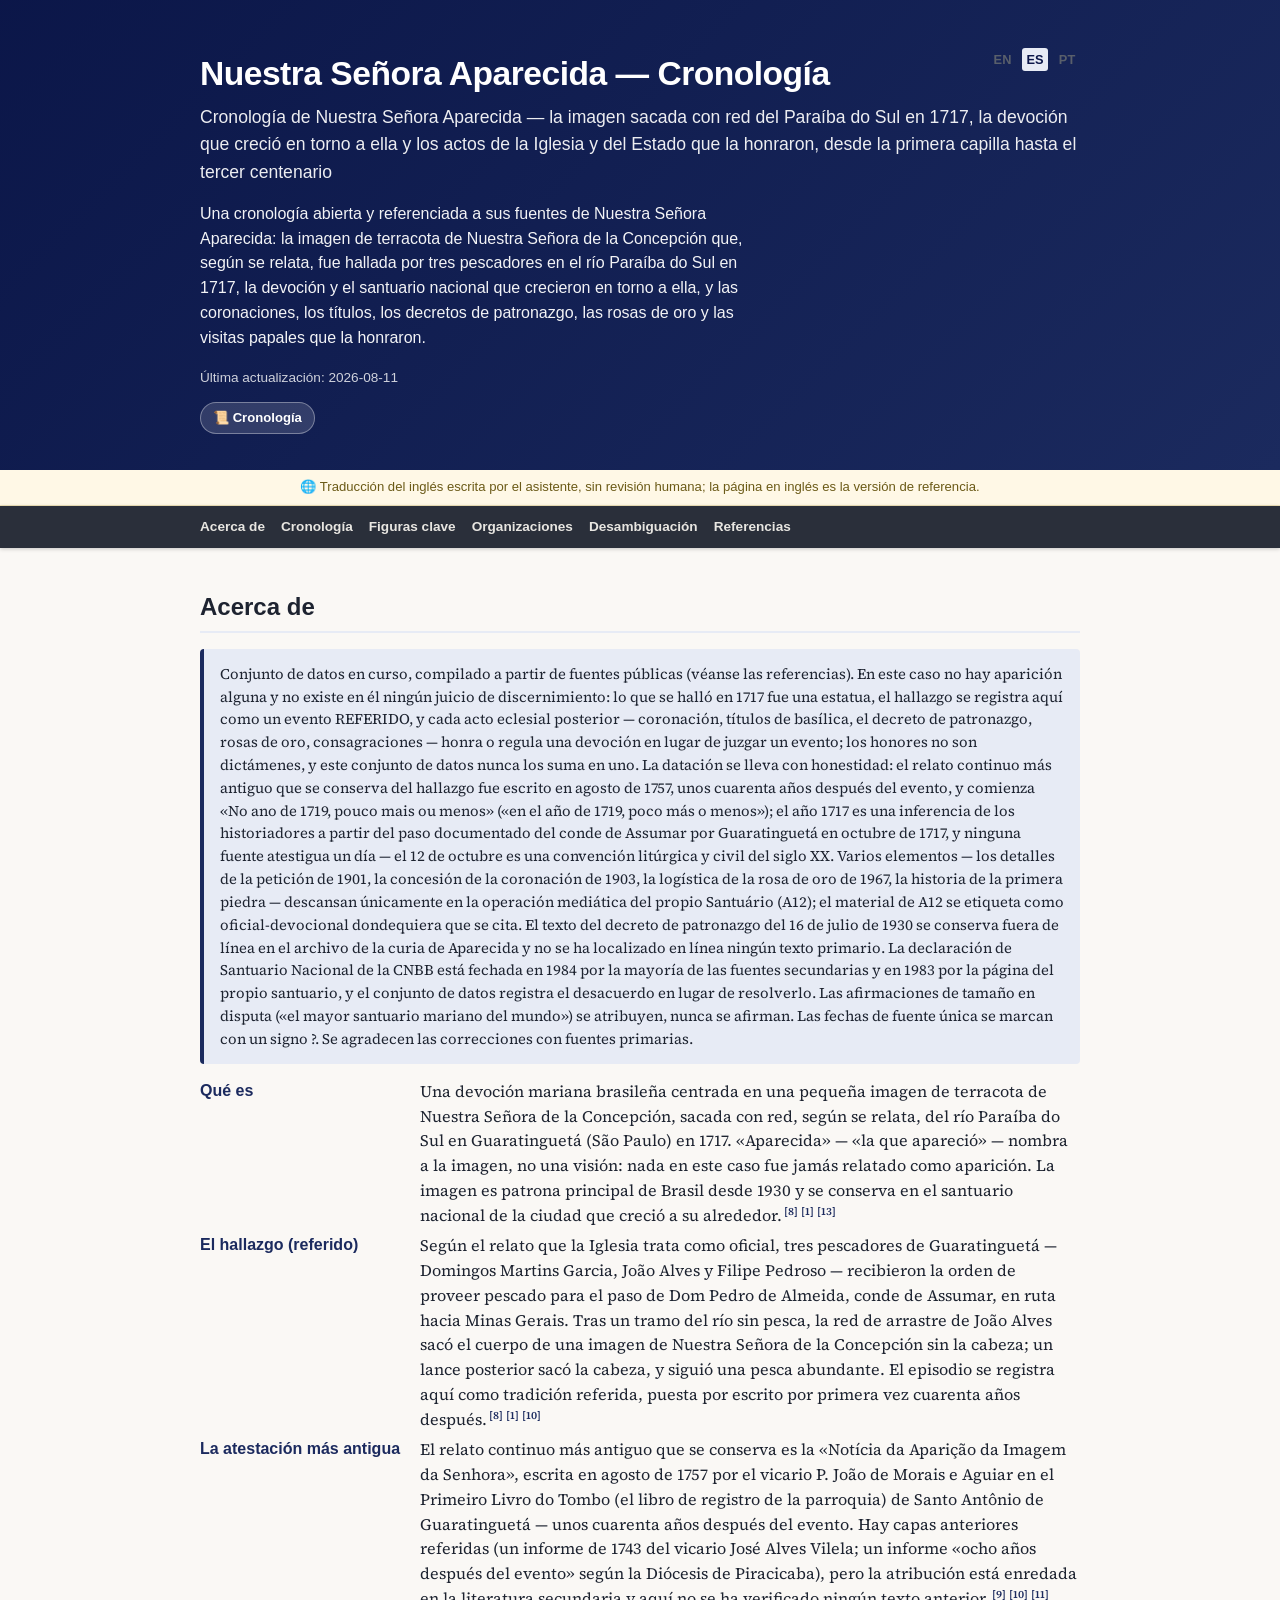
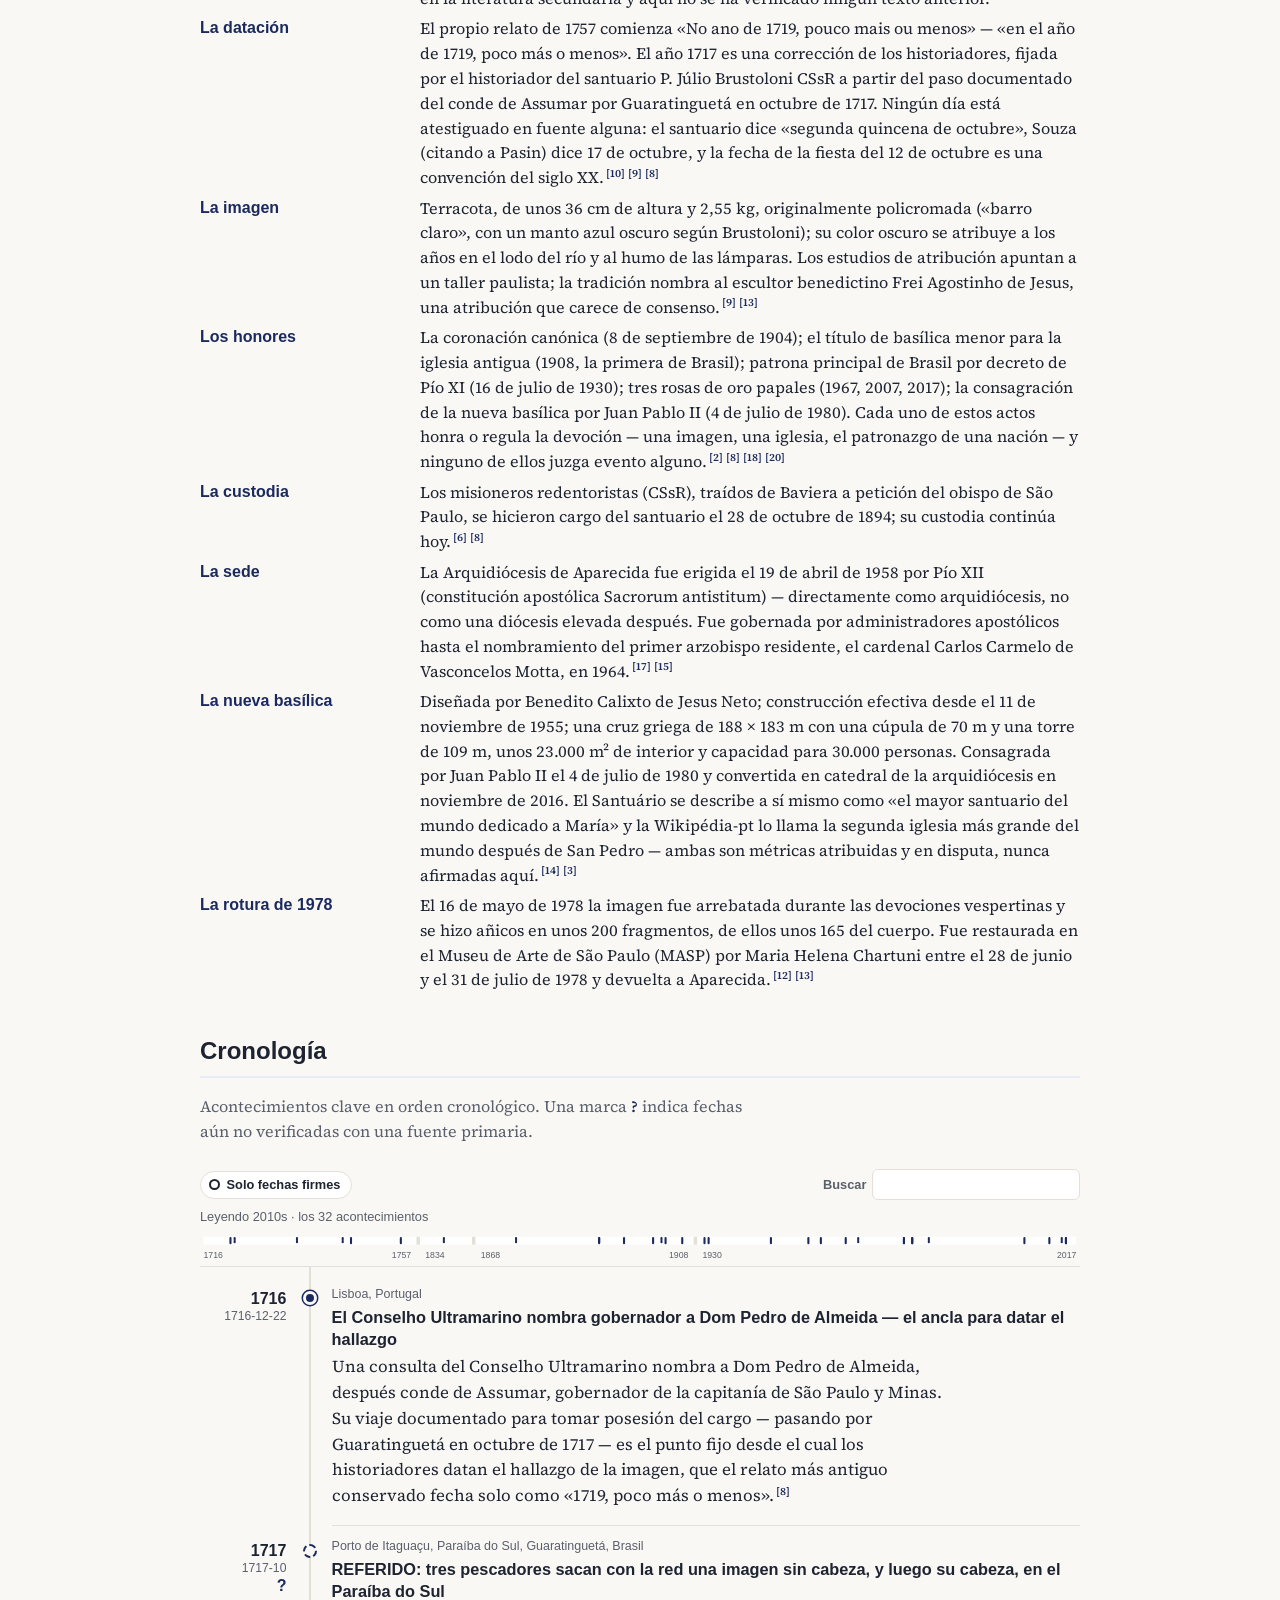
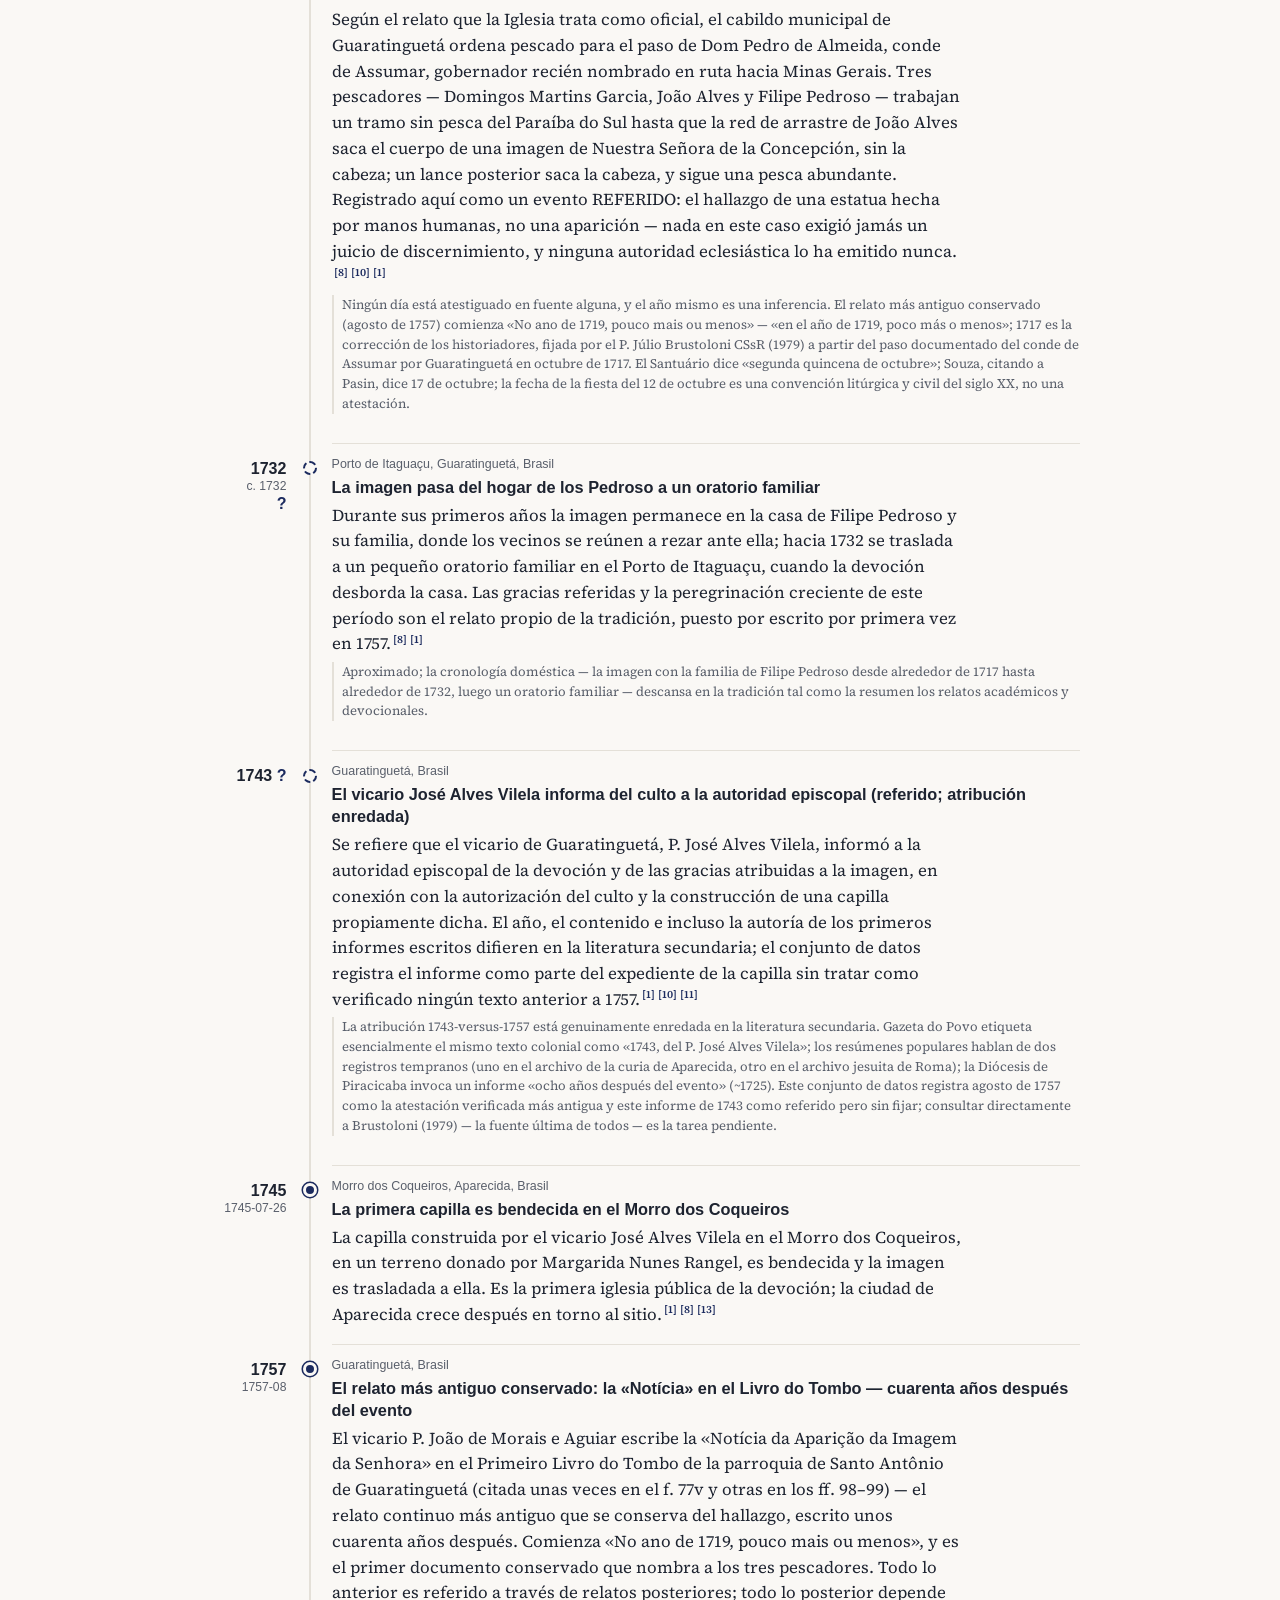
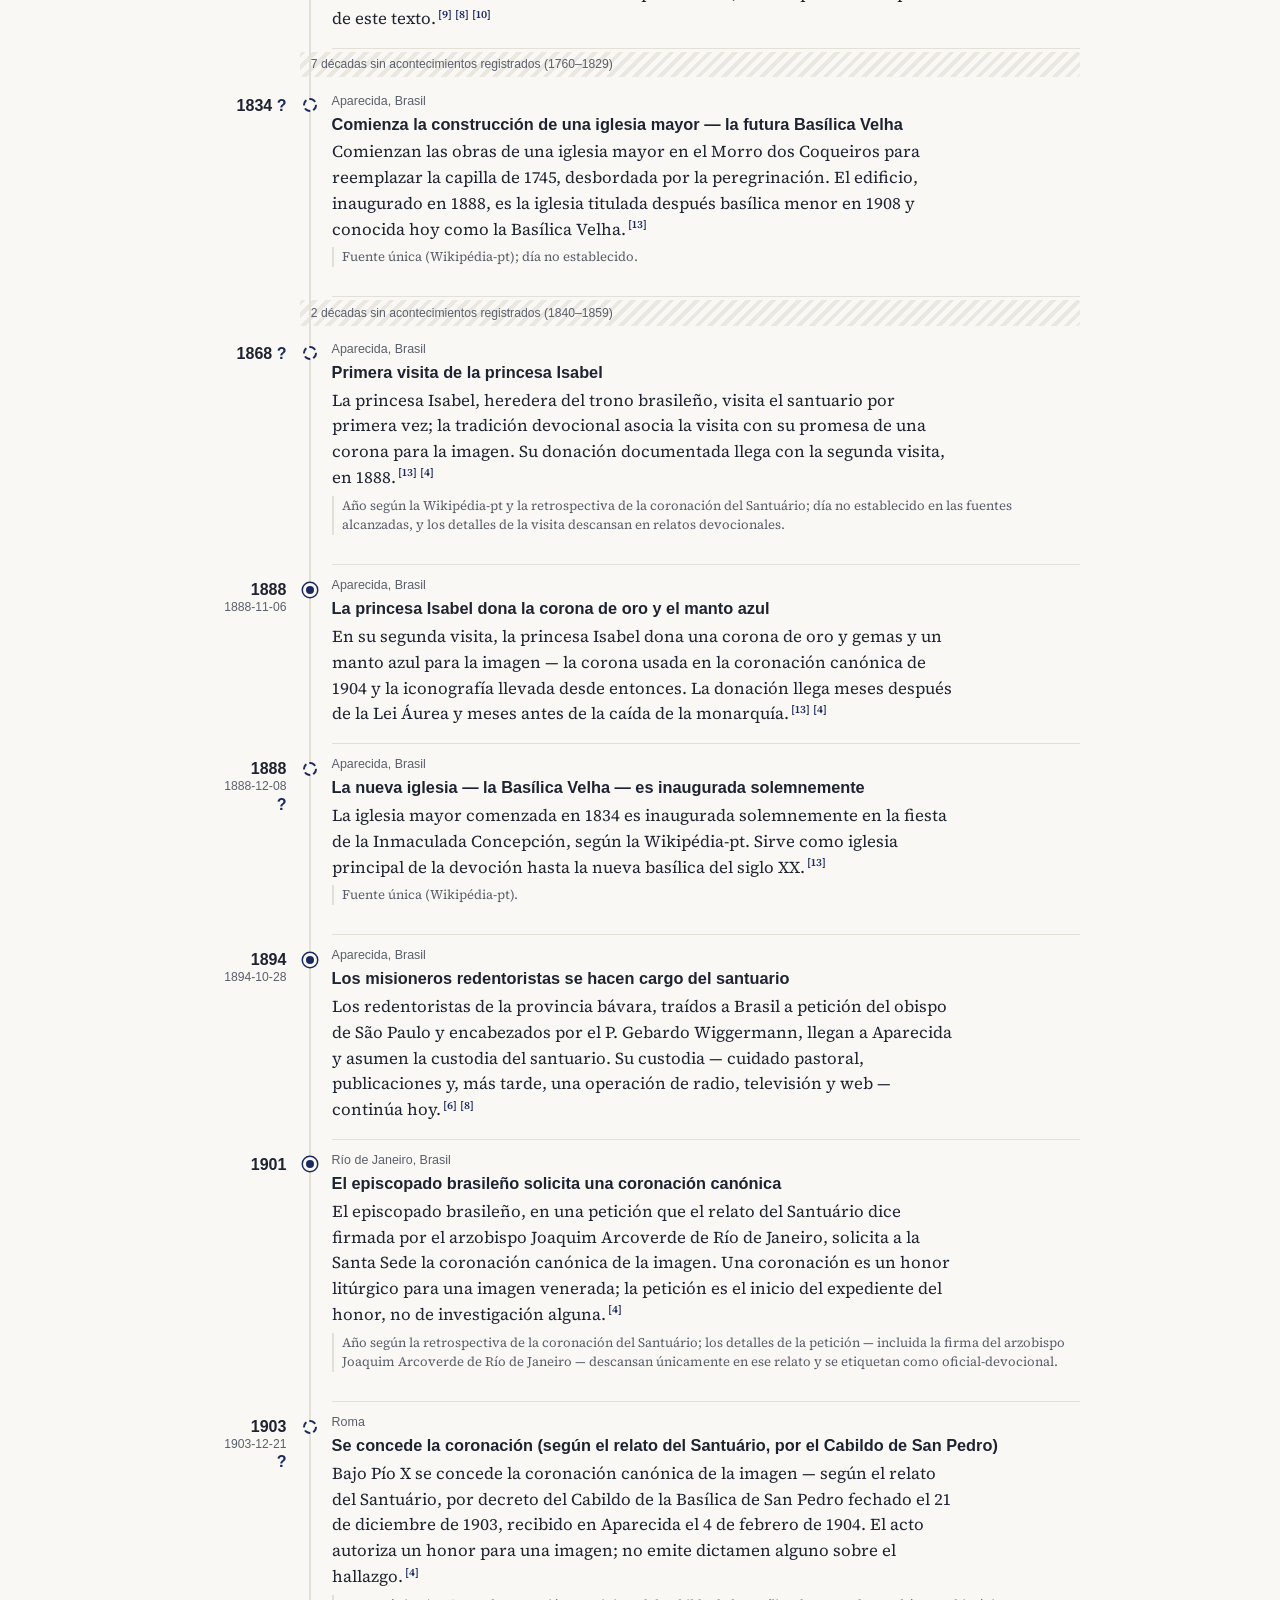
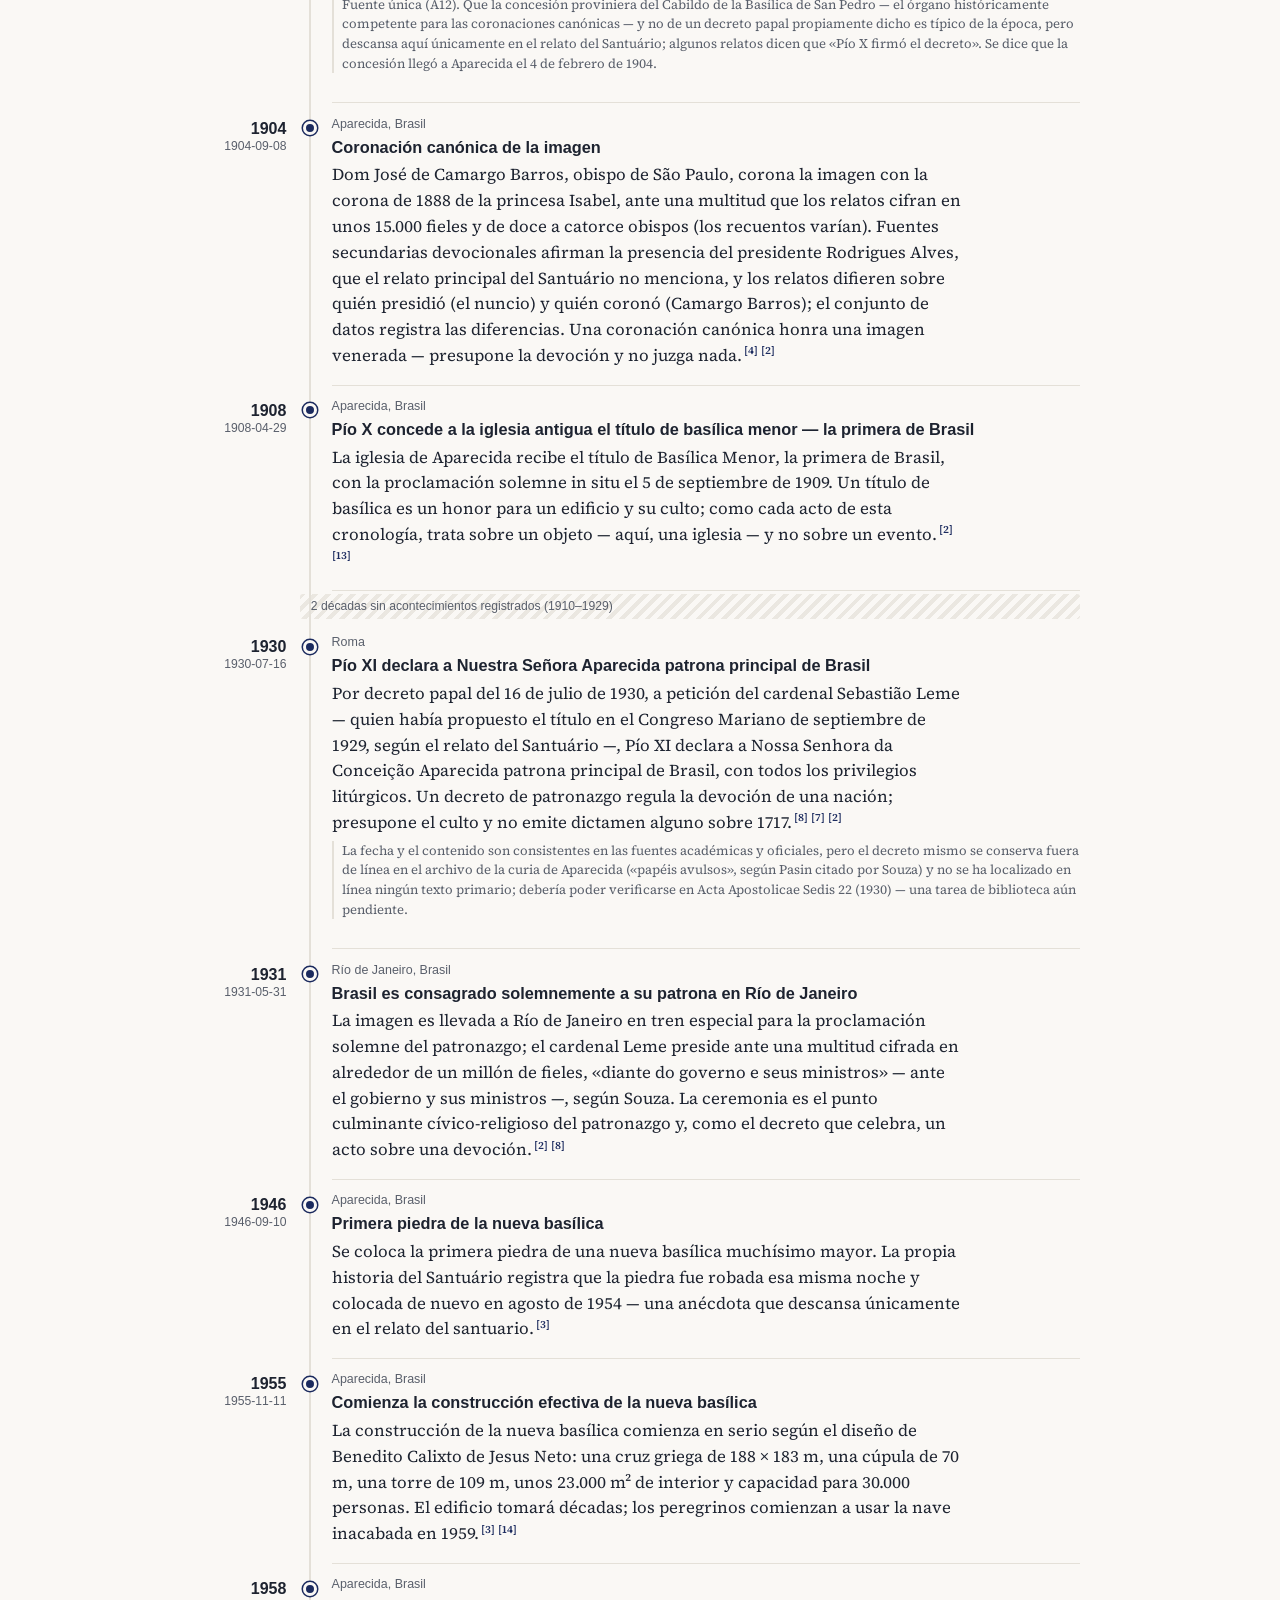
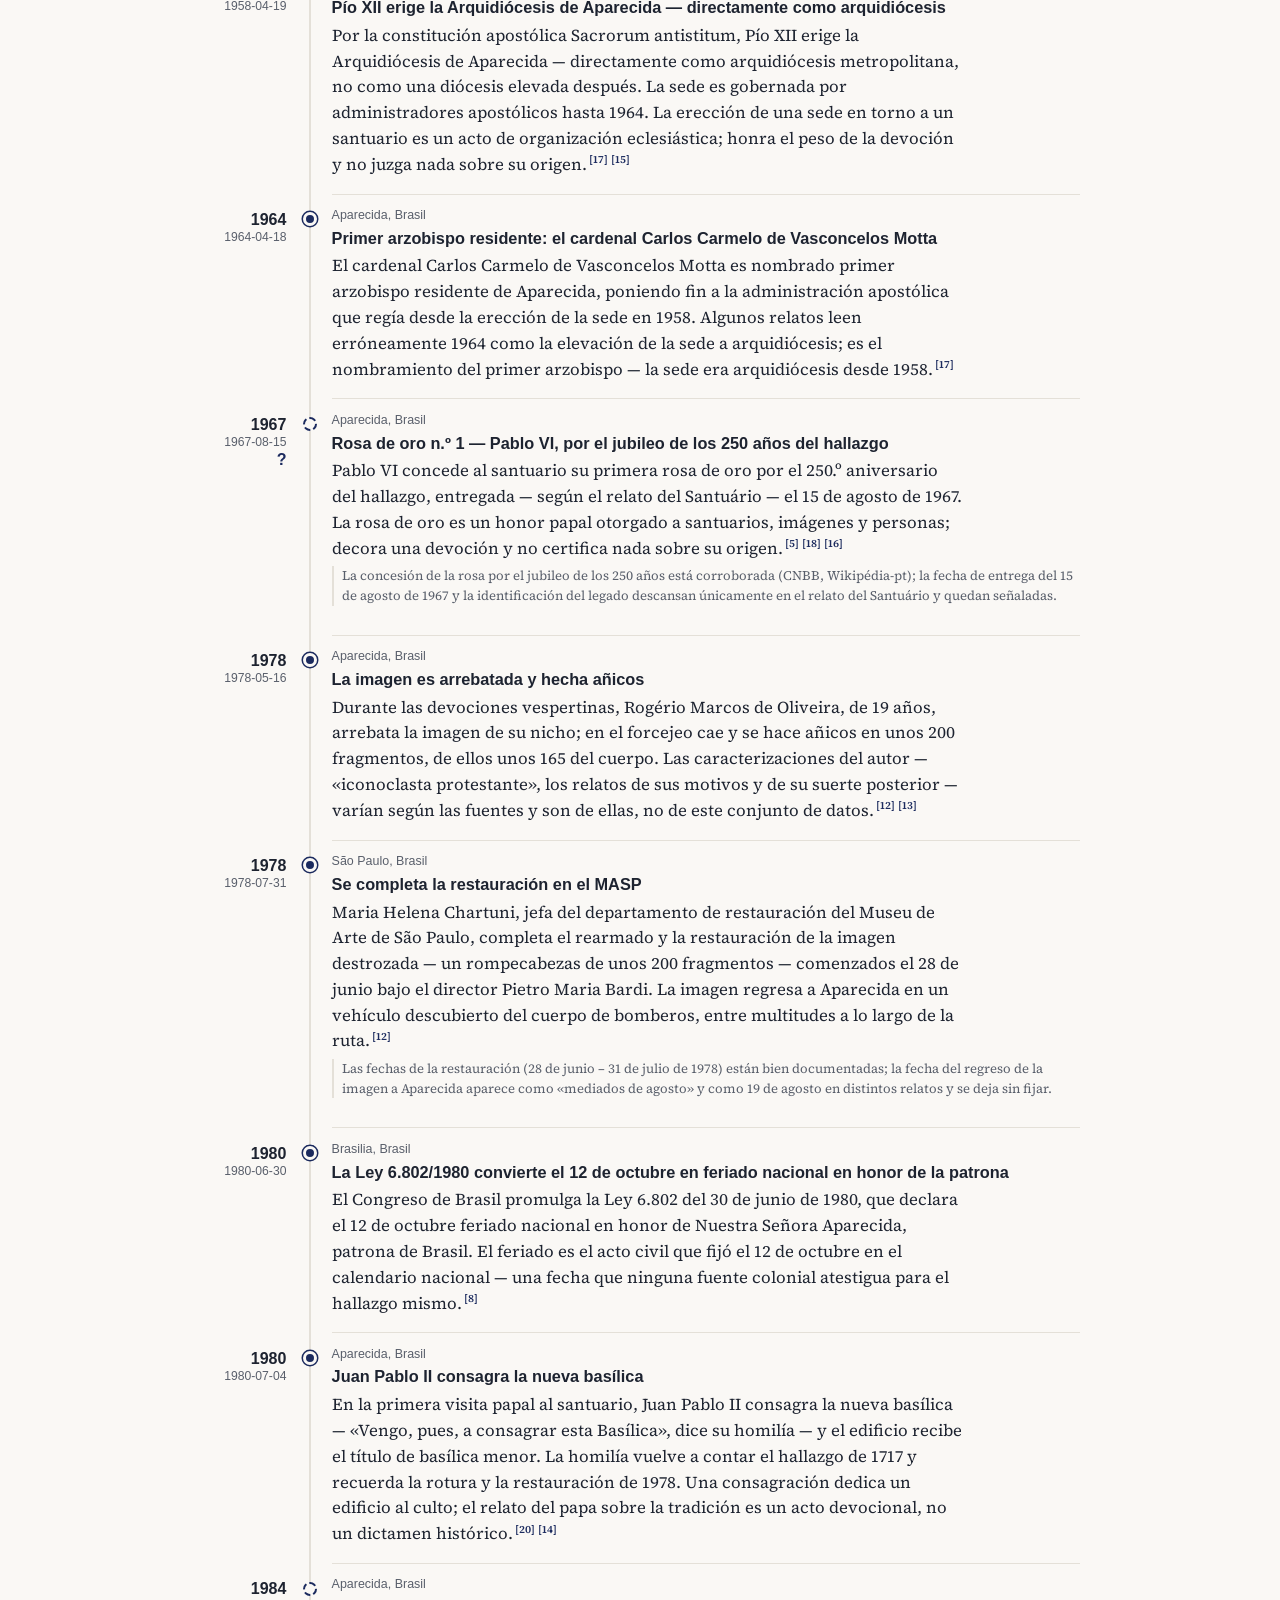
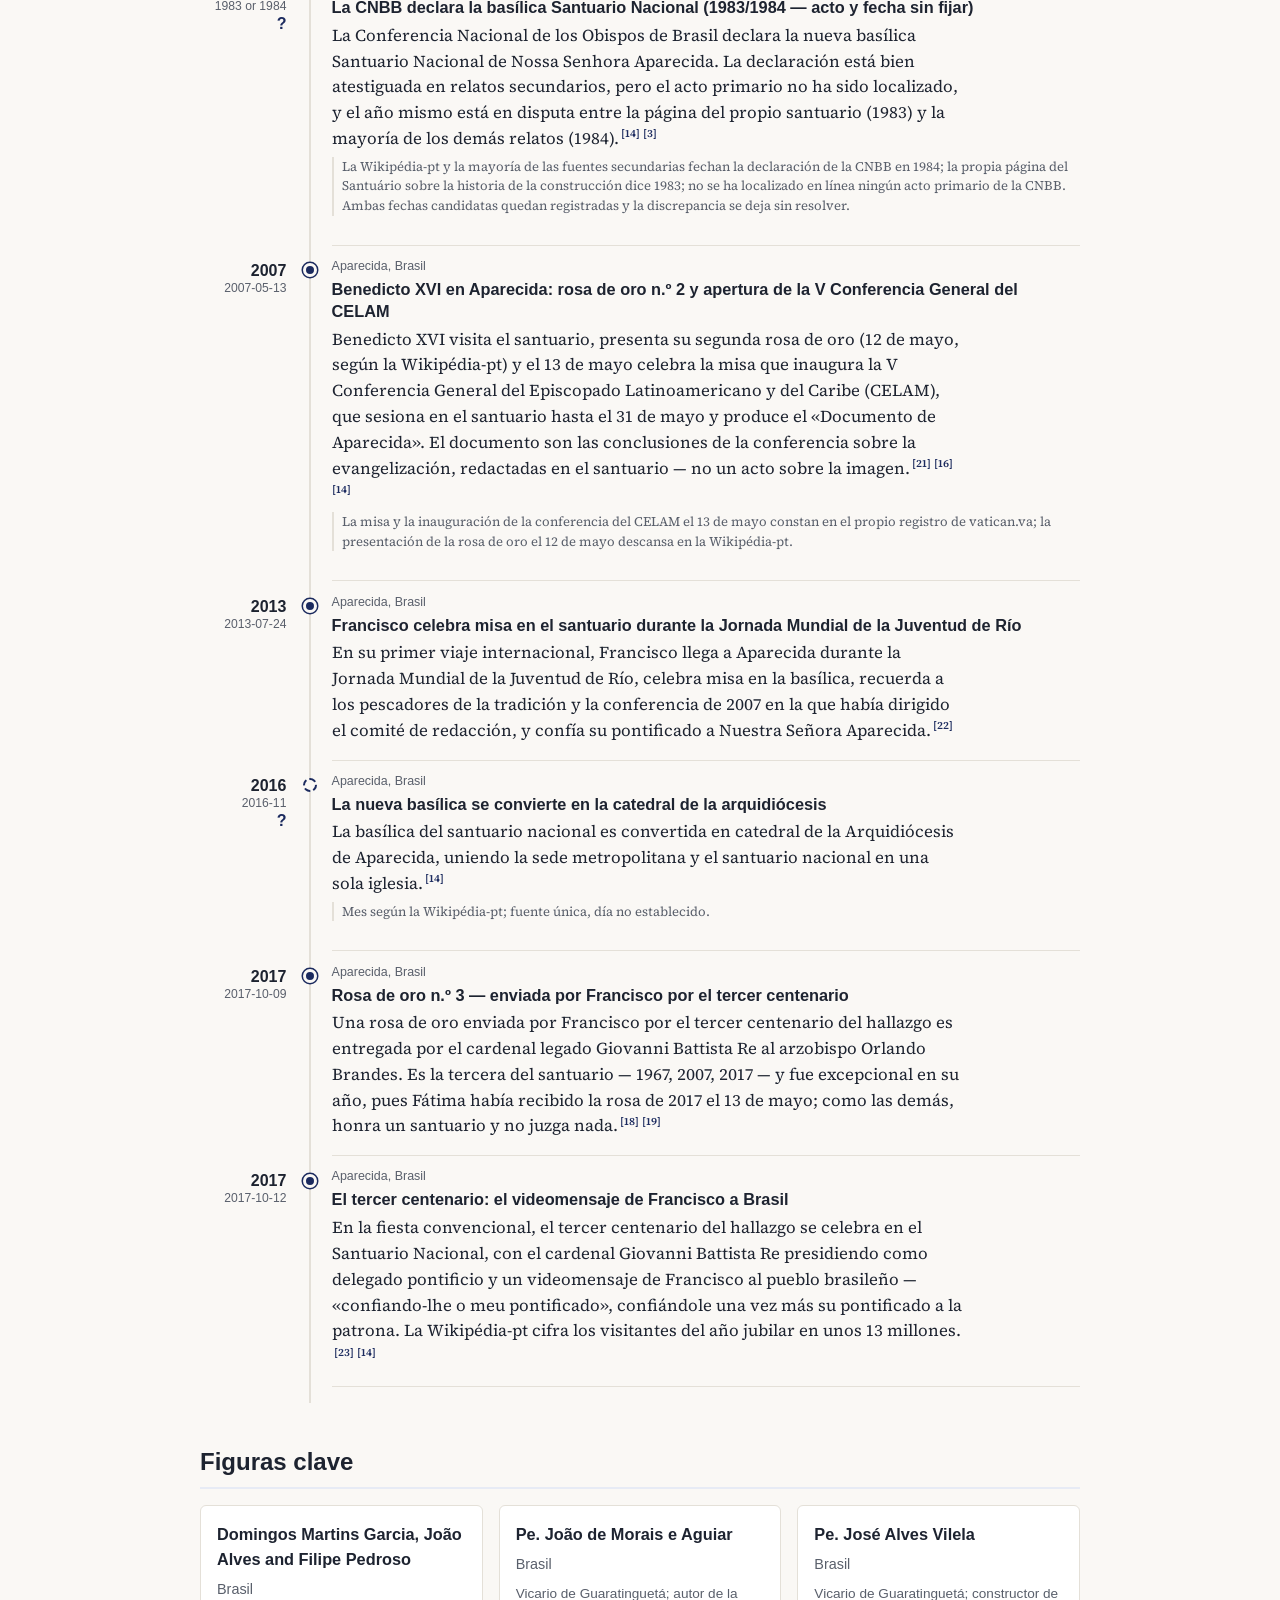
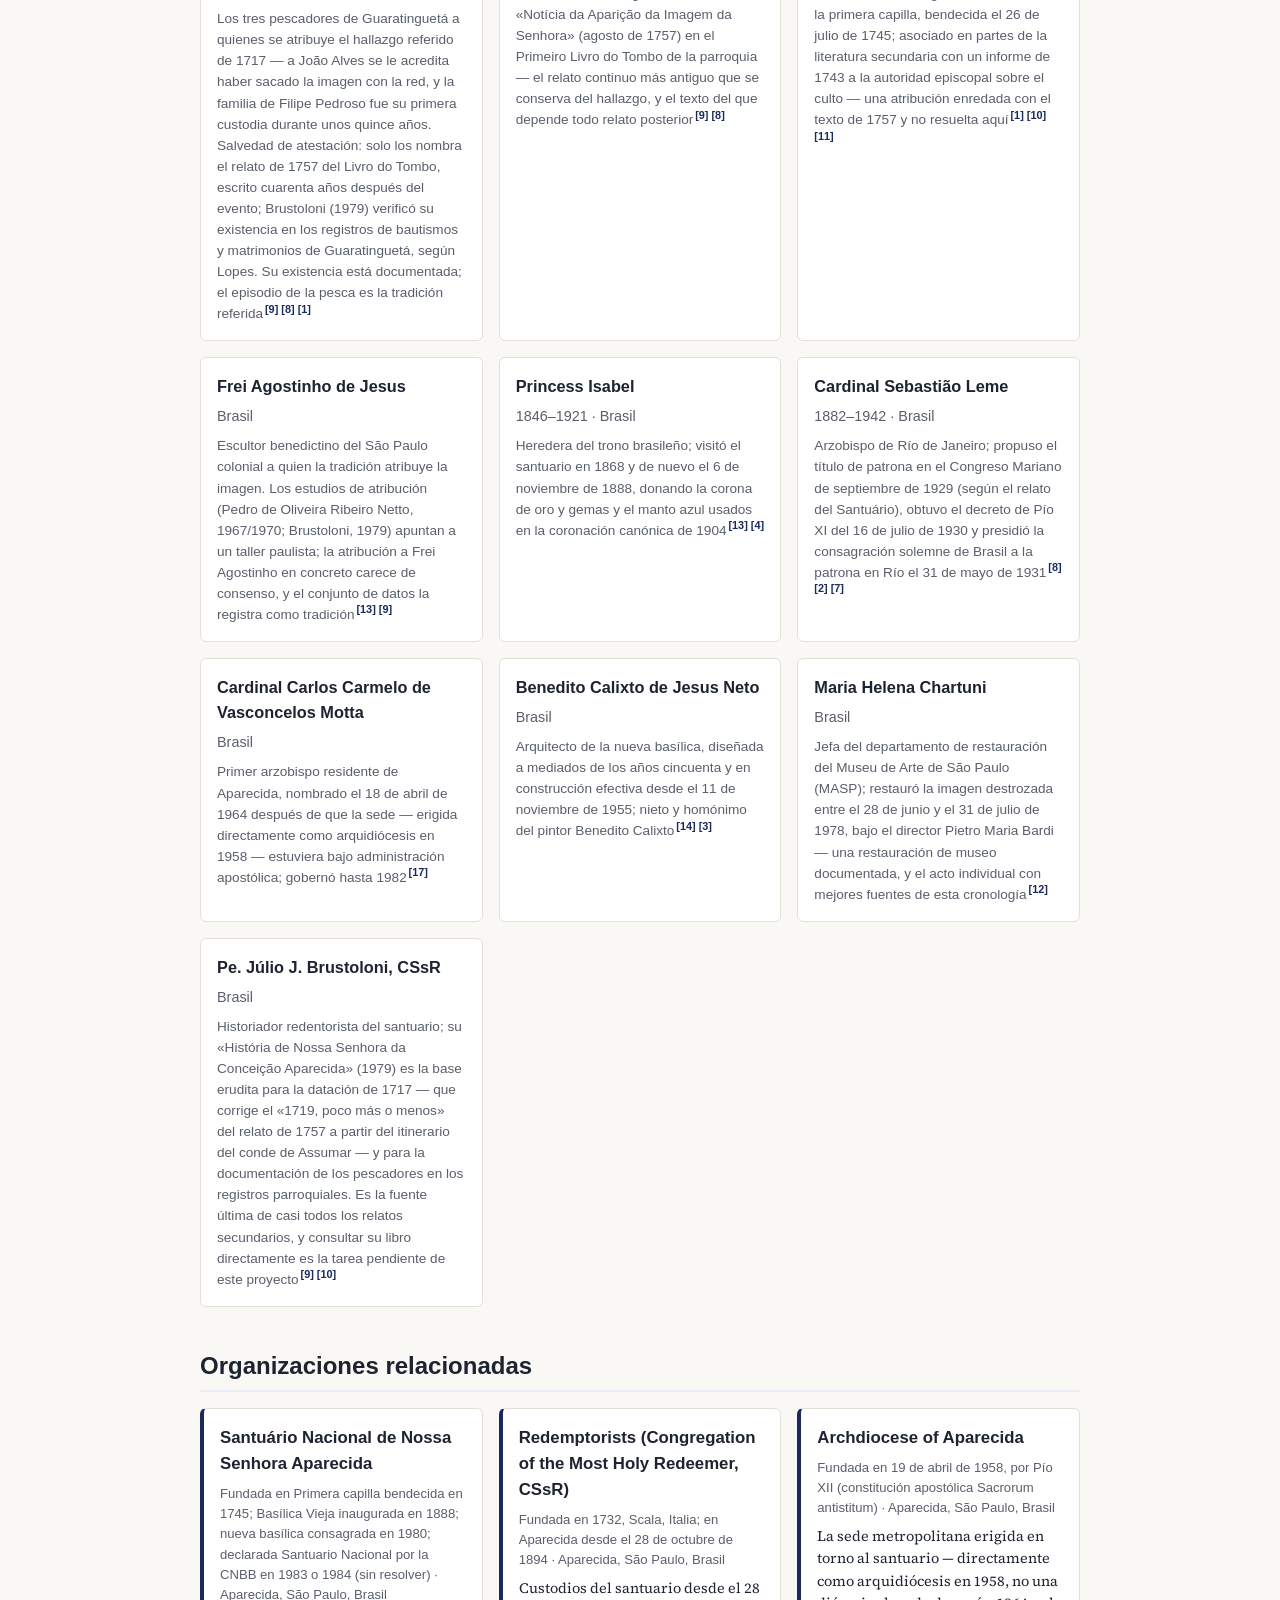
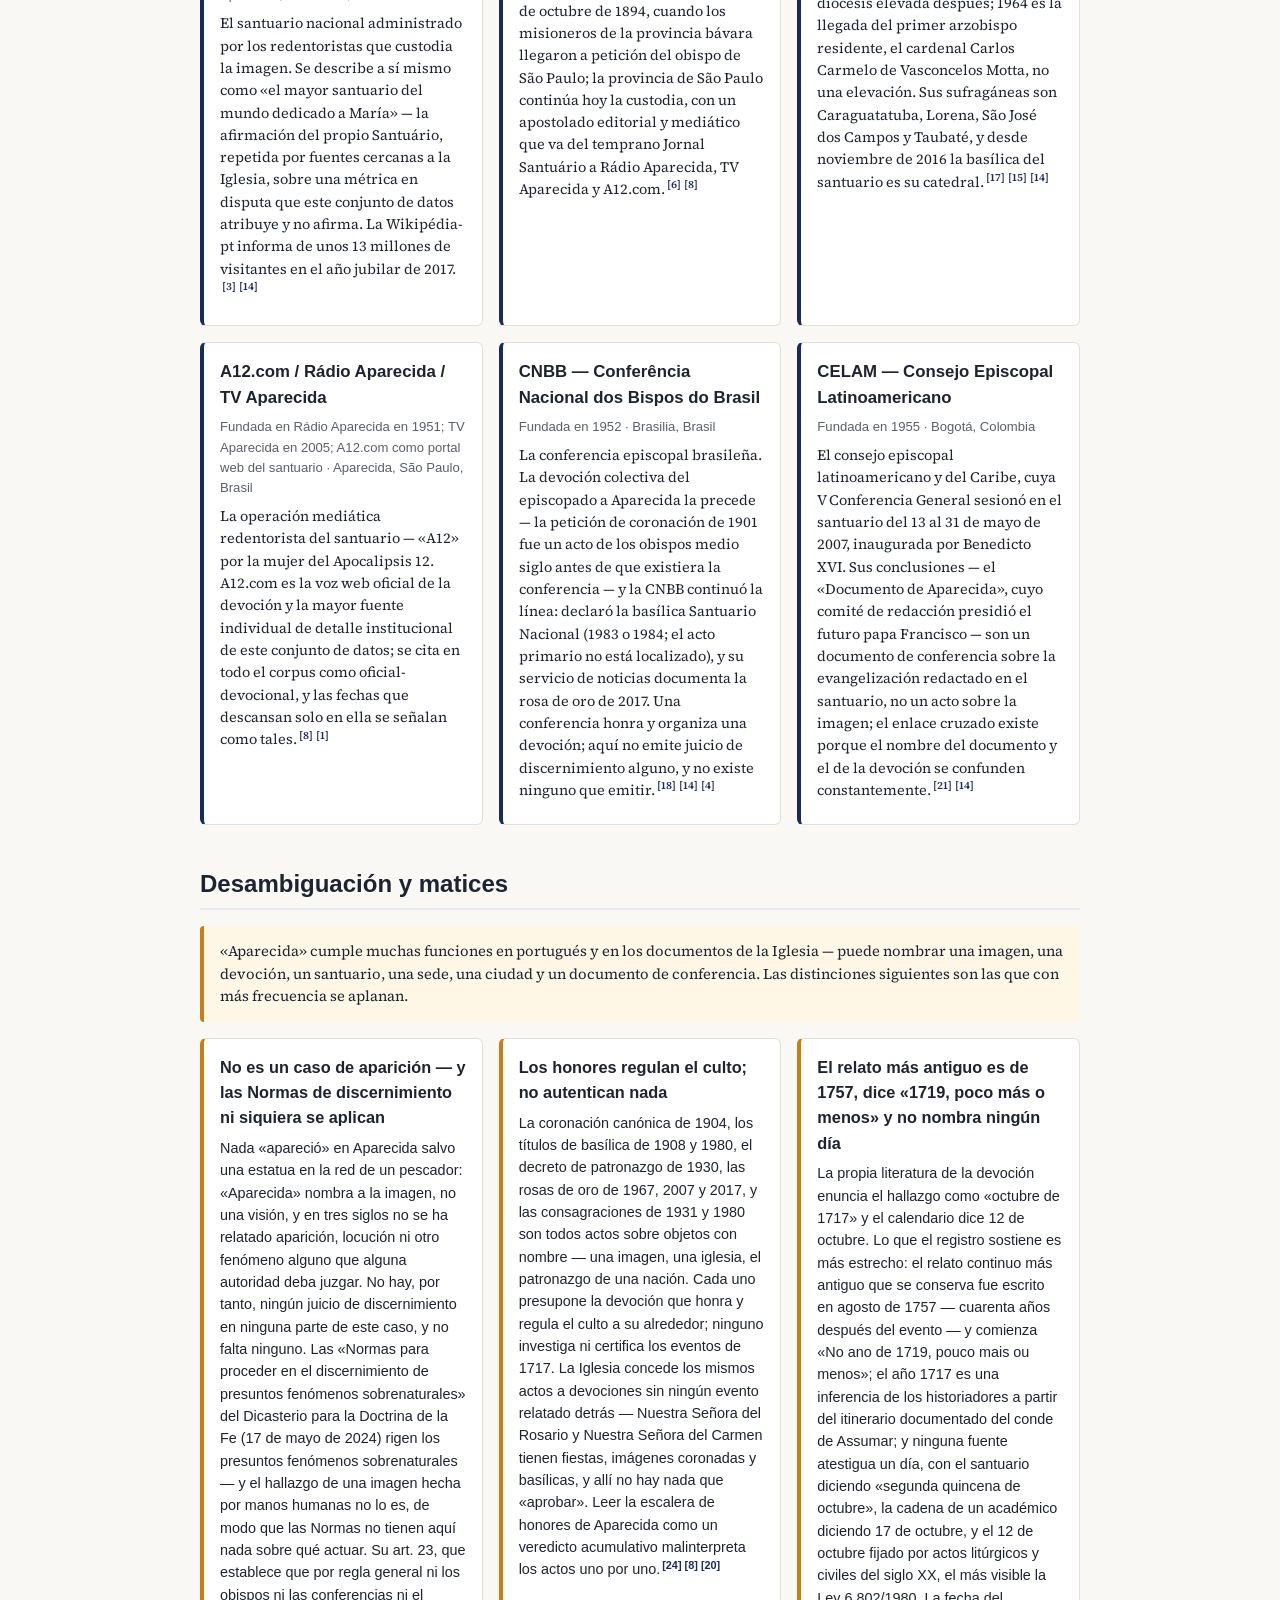
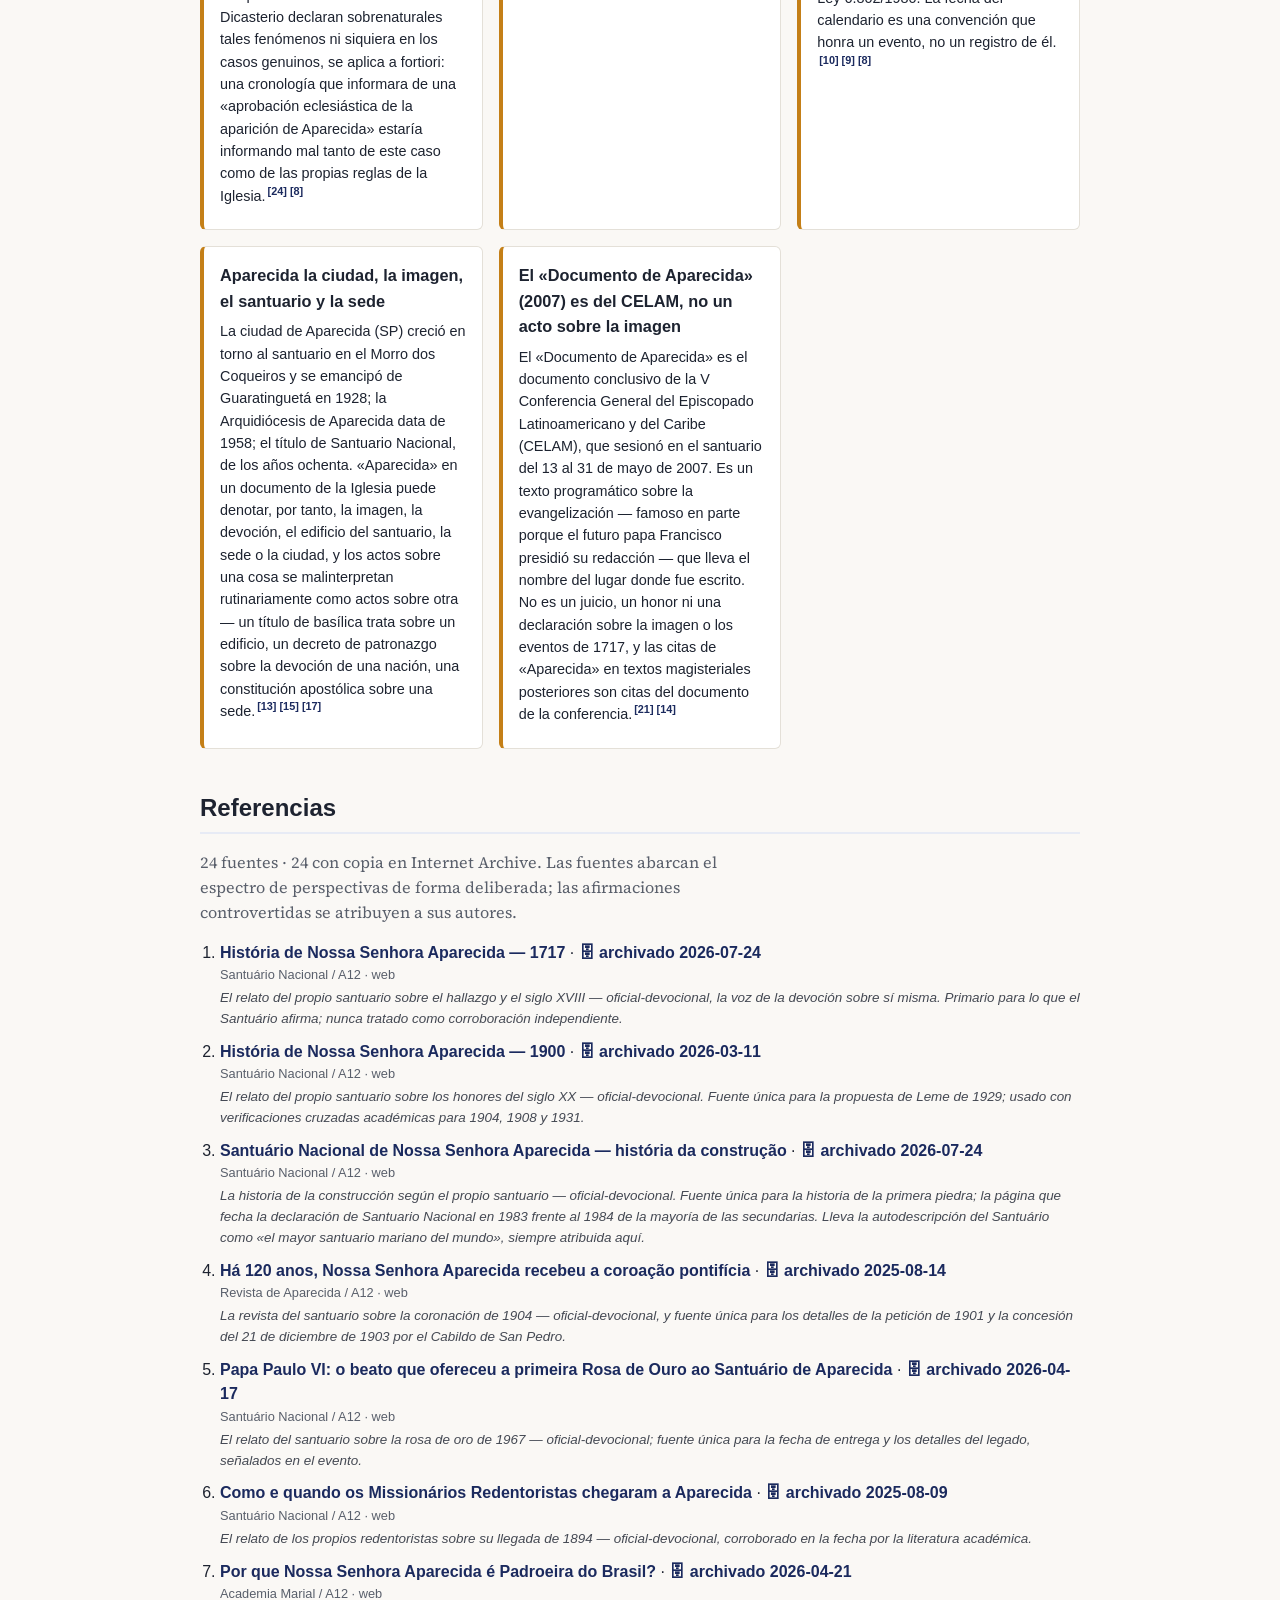
<file: docs/es/index.html>
<!DOCTYPE html>
<html lang="es">
<head>
  <meta charset="utf-8">
  <meta name="viewport" content="width=device-width, initial-scale=1">
  <title>Nuestra Señora Aparecida — Cronología</title>
  <meta name="description" content="Una cronología abierta y referenciada a sus fuentes de Nuestra Señora Aparecida: la imagen de terracota de Nuestra Señora de la Concepción que, según se relata, fue hallada por tres pescadores en el río Paraíba do Sul en 1717, la devoción y el santuario nacional que crecieron en torno a ella, y las coronaciones, los títulos, los decretos de patronazgo, las rosas de oro y las visitas papales que la honraron.">
  <!-- Google tag (gtag.js) -->
  <script async src="https://www.googletagmanager.com/gtag/js?id=G-R9LV1QZHVE"></script>
  <script>
    window.dataLayer = window.dataLayer || [];
    function gtag(){dataLayer.push(arguments);}
    gtag('js', new Date());
    gtag('config', 'G-R9LV1QZHVE');
  </script>
  <link rel="stylesheet" href="../styles.css">
  <script src="../river.js" defer></script>
  <script src="../cite.js" defer data-label="Referencia" data-all="Todas las referencias"></script>
  <link rel="canonical" href="https://cronologia.github.io/aparecida/es/">
  <link rel="alternate" hreflang="en" href="https://cronologia.github.io/aparecida/en/">
  <link rel="alternate" hreflang="es" href="https://cronologia.github.io/aparecida/es/">
  <link rel="alternate" hreflang="pt" href="https://cronologia.github.io/aparecida/pt/">
  <link rel="alternate" hreflang="x-default" href="https://cronologia.github.io/aparecida/">
  <meta property="og:type" content="website">
  <meta property="og:site_name" content="Nuestra Señora Aparecida — Cronología">
  <meta property="og:locale" content="es_ES">
  <meta property="og:title" content="Nuestra Señora Aparecida — Cronología">
  <meta property="og:description" content="Una cronología abierta y referenciada a sus fuentes de Nuestra Señora Aparecida: la imagen de terracota de Nuestra Señora de la Concepción que, según se relata, fue hallada por tres pescadores en el río Paraíba do Sul en 1717, la devoción y el santuario nacional que crecieron en torno a ella, y las coronaciones, los títulos, los decretos de patronazgo, las rosas de oro y las visitas papales que la honraron.">
  <meta property="og:url" content="https://cronologia.github.io/aparecida/es/">
  <meta name="twitter:card" content="summary">
  <meta name="twitter:title" content="Nuestra Señora Aparecida — Cronología">
  <meta name="twitter:description" content="Una cronología abierta y referenciada a sus fuentes de Nuestra Señora Aparecida: la imagen de terracota de Nuestra Señora de la Concepción que, según se relata, fue hallada por tres pescadores en el río Paraíba do Sul en 1717, la devoción y el santuario nacional que crecieron en torno a ella, y las coronaciones, los títulos, los decretos de patronazgo, las rosas de oro y las visitas papales que la honraron.">
  <script type="application/ld+json">
  {
    "@context": "https://schema.org",
    "@type": "WebSite",
    "name": "Nuestra Señora Aparecida — Cronología",
    "description": "Una cronología abierta y referenciada a sus fuentes de Nuestra Señora Aparecida: la imagen de terracota de Nuestra Señora de la Concepción que, según se relata, fue hallada por tres pescadores en el río Paraíba do Sul en 1717, la devoción y el santuario nacional que crecieron en torno a ella, y las coronaciones, los títulos, los decretos de patronazgo, las rosas de oro y las visitas papales que la honraron.",
    "url": "https://cronologia.github.io/aparecida/es/",
    "inLanguage": "es"
  }
  </script>
</head>
<body>
  <header class="site-header">
    <div class="wrap">
      <nav class="lang-switch" aria-label="Idioma"><a href="../en/" hreflang="en">EN</a><span class="lang-current" aria-current="true">ES</span><a href="../pt/" hreflang="pt">PT</a></nav>
      <h1>Nuestra Señora Aparecida — Cronología</h1>
      <p class="subtitle">Cronología de Nuestra Señora Aparecida — la imagen sacada con red del Paraíba do Sul en 1717, la devoción que creció en torno a ella y los actos de la Iglesia y del Estado que la honraron, desde la primera capilla hasta el tercer centenario</p>
      <p class="lead">Una cronología abierta y referenciada a sus fuentes de Nuestra Señora Aparecida: la imagen de terracota de Nuestra Señora de la Concepción que, según se relata, fue hallada por tres pescadores en el río Paraíba do Sul en 1717, la devoción y el santuario nacional que crecieron en torno a ella, y las coronaciones, los títulos, los decretos de patronazgo, las rosas de oro y las visitas papales que la honraron.</p>
      <p class="updated">Última actualización: 2026-08-11</p>
      <div class="viz-chips">
        <a href="#chronology">📜 Cronología</a>
      </div>
    </div>
  </header>
  <div class="i18n-disclaimer" role="note">🌐 Traducción del inglés escrita por el asistente, sin revisión humana; la página en inglés es la versión de referencia.</div>

  <nav class="site-nav">
    <div class="wrap">
      <a href="#about">Acerca de</a>
      <a href="#chronology">Cronología</a>
      <a href="#figures">Figuras clave</a>
      <a href="#organizations">Organizaciones</a>
      <a href="#disambiguation">Desambiguación</a>
      <a href="#references">Referencias</a>
    </div>
  </nav>

  <main class="wrap">
    <section id="about">
      <h2>Acerca de</h2>
      <p class="notice">Conjunto de datos en curso, compilado a partir de fuentes públicas (véanse las referencias). En este caso no hay aparición alguna y no existe en él ningún juicio de discernimiento: lo que se halló en 1717 fue una estatua, el hallazgo se registra aquí como un evento REFERIDO, y cada acto eclesial posterior — coronación, títulos de basílica, el decreto de patronazgo, rosas de oro, consagraciones — honra o regula una devoción en lugar de juzgar un evento; los honores no son dictámenes, y este conjunto de datos nunca los suma en uno. La datación se lleva con honestidad: el relato continuo más antiguo que se conserva del hallazgo fue escrito en agosto de 1757, unos cuarenta años después del evento, y comienza «No ano de 1719, pouco mais ou menos» («en el año de 1719, poco más o menos»); el año 1717 es una inferencia de los historiadores a partir del paso documentado del conde de Assumar por Guaratinguetá en octubre de 1717, y ninguna fuente atestigua un día — el 12 de octubre es una convención litúrgica y civil del siglo XX. Varios elementos — los detalles de la petición de 1901, la concesión de la coronación de 1903, la logística de la rosa de oro de 1967, la historia de la primera piedra — descansan únicamente en la operación mediática del propio Santuário (A12); el material de A12 se etiqueta como oficial-devocional dondequiera que se cita. El texto del decreto de patronazgo del 16 de julio de 1930 se conserva fuera de línea en el archivo de la curia de Aparecida y no se ha localizado en línea ningún texto primario. La declaración de Santuario Nacional de la CNBB está fechada en 1984 por la mayoría de las fuentes secundarias y en 1983 por la página del propio santuario, y el conjunto de datos registra el desacuerdo en lugar de resolverlo. Las afirmaciones de tamaño en disputa («el mayor santuario mariano del mundo») se atribuyen, nunca se afirman. Las fechas de fuente única se marcan con un signo ?. Se agradecen las correcciones con fuentes primarias.</p>
      <dl class="facts">
        <dt>Qué es</dt>
        <dd>Una devoción mariana brasileña centrada en una pequeña imagen de terracota de Nuestra Señora de la Concepción, sacada con red, según se relata, del río Paraíba do Sul en Guaratinguetá (São Paulo) en 1717. «Aparecida» — «la que apareció» — nombra a la imagen, no una visión: nada en este caso fue jamás relatado como aparición. La imagen es patrona principal de Brasil desde 1930 y se conserva en el santuario nacional de la ciudad que creció a su alrededor.<sup class="cite"><a href="#ref-8" title="Reference 8">[8]</a> <a href="#ref-1" title="Reference 1">[1]</a> <a href="#ref-13" title="Reference 13">[13]</a></sup></dd>
        <dt>El hallazgo (referido)</dt>
        <dd>Según el relato que la Iglesia trata como oficial, tres pescadores de Guaratinguetá — Domingos Martins Garcia, João Alves y Filipe Pedroso — recibieron la orden de proveer pescado para el paso de Dom Pedro de Almeida, conde de Assumar, en ruta hacia Minas Gerais. Tras un tramo del río sin pesca, la red de arrastre de João Alves sacó el cuerpo de una imagen de Nuestra Señora de la Concepción sin la cabeza; un lance posterior sacó la cabeza, y siguió una pesca abundante. El episodio se registra aquí como tradición referida, puesta por escrito por primera vez cuarenta años después.<sup class="cite"><a href="#ref-8" title="Reference 8">[8]</a> <a href="#ref-1" title="Reference 1">[1]</a> <a href="#ref-10" title="Reference 10">[10]</a></sup></dd>
        <dt>La atestación más antigua</dt>
        <dd>El relato continuo más antiguo que se conserva es la «Notícia da Aparição da Imagem da Senhora», escrita en agosto de 1757 por el vicario P. João de Morais e Aguiar en el Primeiro Livro do Tombo (el libro de registro de la parroquia) de Santo Antônio de Guaratinguetá — unos cuarenta años después del evento. Hay capas anteriores referidas (un informe de 1743 del vicario José Alves Vilela; un informe «ocho años después del evento» según la Diócesis de Piracicaba), pero la atribución está enredada en la literatura secundaria y aquí no se ha verificado ningún texto anterior.<sup class="cite"><a href="#ref-9" title="Reference 9">[9]</a> <a href="#ref-10" title="Reference 10">[10]</a> <a href="#ref-11" title="Reference 11">[11]</a></sup></dd>
        <dt>La datación</dt>
        <dd>El propio relato de 1757 comienza «No ano de 1719, pouco mais ou menos» — «en el año de 1719, poco más o menos». El año 1717 es una corrección de los historiadores, fijada por el historiador del santuario P. Júlio Brustoloni CSsR a partir del paso documentado del conde de Assumar por Guaratinguetá en octubre de 1717. Ningún día está atestiguado en fuente alguna: el santuario dice «segunda quincena de octubre», Souza (citando a Pasin) dice 17 de octubre, y la fecha de la fiesta del 12 de octubre es una convención del siglo XX.<sup class="cite"><a href="#ref-10" title="Reference 10">[10]</a> <a href="#ref-9" title="Reference 9">[9]</a> <a href="#ref-8" title="Reference 8">[8]</a></sup></dd>
        <dt>La imagen</dt>
        <dd>Terracota, de unos 36 cm de altura y 2,55 kg, originalmente policromada («barro claro», con un manto azul oscuro según Brustoloni); su color oscuro se atribuye a los años en el lodo del río y al humo de las lámparas. Los estudios de atribución apuntan a un taller paulista; la tradición nombra al escultor benedictino Frei Agostinho de Jesus, una atribución que carece de consenso.<sup class="cite"><a href="#ref-9" title="Reference 9">[9]</a> <a href="#ref-13" title="Reference 13">[13]</a></sup></dd>
        <dt>Los honores</dt>
        <dd>La coronación canónica (8 de septiembre de 1904); el título de basílica menor para la iglesia antigua (1908, la primera de Brasil); patrona principal de Brasil por decreto de Pío XI (16 de julio de 1930); tres rosas de oro papales (1967, 2007, 2017); la consagración de la nueva basílica por Juan Pablo II (4 de julio de 1980). Cada uno de estos actos honra o regula la devoción — una imagen, una iglesia, el patronazgo de una nación — y ninguno de ellos juzga evento alguno.<sup class="cite"><a href="#ref-2" title="Reference 2">[2]</a> <a href="#ref-8" title="Reference 8">[8]</a> <a href="#ref-18" title="Reference 18">[18]</a> <a href="#ref-20" title="Reference 20">[20]</a></sup></dd>
        <dt>La custodia</dt>
        <dd>Los misioneros redentoristas (CSsR), traídos de Baviera a petición del obispo de São Paulo, se hicieron cargo del santuario el 28 de octubre de 1894; su custodia continúa hoy.<sup class="cite"><a href="#ref-6" title="Reference 6">[6]</a> <a href="#ref-8" title="Reference 8">[8]</a></sup></dd>
        <dt>La sede</dt>
        <dd>La Arquidiócesis de Aparecida fue erigida el 19 de abril de 1958 por Pío XII (constitución apostólica Sacrorum antistitum) — directamente como arquidiócesis, no como una diócesis elevada después. Fue gobernada por administradores apostólicos hasta el nombramiento del primer arzobispo residente, el cardenal Carlos Carmelo de Vasconcelos Motta, en 1964.<sup class="cite"><a href="#ref-17" title="Reference 17">[17]</a> <a href="#ref-15" title="Reference 15">[15]</a></sup></dd>
        <dt>La nueva basílica</dt>
        <dd>Diseñada por Benedito Calixto de Jesus Neto; construcción efectiva desde el 11 de noviembre de 1955; una cruz griega de 188 × 183 m con una cúpula de 70 m y una torre de 109 m, unos 23.000 m² de interior y capacidad para 30.000 personas. Consagrada por Juan Pablo II el 4 de julio de 1980 y convertida en catedral de la arquidiócesis en noviembre de 2016. El Santuário se describe a sí mismo como «el mayor santuario del mundo dedicado a María» y la Wikipédia-pt lo llama la segunda iglesia más grande del mundo después de San Pedro — ambas son métricas atribuidas y en disputa, nunca afirmadas aquí.<sup class="cite"><a href="#ref-14" title="Reference 14">[14]</a> <a href="#ref-3" title="Reference 3">[3]</a></sup></dd>
        <dt>La rotura de 1978</dt>
        <dd>El 16 de mayo de 1978 la imagen fue arrebatada durante las devociones vespertinas y se hizo añicos en unos 200 fragmentos, de ellos unos 165 del cuerpo. Fue restaurada en el Museu de Arte de São Paulo (MASP) por Maria Helena Chartuni entre el 28 de junio y el 31 de julio de 1978 y devuelta a Aparecida.<sup class="cite"><a href="#ref-12" title="Reference 12">[12]</a> <a href="#ref-13" title="Reference 13">[13]</a></sup></dd>
      </dl>
    </section>

    <section id="chronology" class="river">
      <h2>Cronología</h2>
      <p class="section-intro">Acontecimientos clave en orden cronológico. Una marca <span class="flag">?</span> indica
      fechas aún no verificadas con una fuente primaria.</p>
      <div class="rv-bar">
        <div class="rv-controls" role="group" aria-label="Filtrar la cronología" hidden>
          <label class="rv-chip rv-firm"><input type="checkbox" data-firm><span class="rv-sw"></span>Solo fechas firmes</label>
          <label class="rv-find">Buscar <input type="search" autocomplete="off"></label>
          <p class="rv-status" aria-live="polite" data-all="los {n} acontecimientos" data-some="{n} de {total} acontecimientos mostrados" data-reading="Leyendo"></p>
        </div>
        <svg class="rv-ribbon" viewBox="-4 0 1008 29" preserveAspectRatio="xMinYMid meet" role="img" aria-label="Vista general de los 32 acontecimientos; los grandes vacíos del registro se dibujan como cortes">
          <rect class="rv-row" x="0" y="2" width="1000" height="9"/><rect class="rv-brk" x="244" y="2" width="4" height="9"><title>7 décadas sin acontecimientos registrados (1760–1829)</title></rect><rect class="rv-brk" x="307.6" y="2" width="4" height="9"><title>2 décadas sin acontecimientos registrados (1840–1859)</title></rect><rect class="rv-brk" x="561.6" y="2" width="4" height="9"><title>2 décadas sin acontecimientos registrados (1910–1929)</title></rect>
          <line class="rv-tick rv-l0" data-i="0" x1="30.9" x2="30.9" y1="3.5" y2="9.5"/><line class="rv-tick rv-l0 rv-u" data-i="1" x1="35.7" x2="35.7" y1="3.5" y2="9.5"/><line class="rv-tick rv-l0 rv-u" data-i="2" x1="107.1" x2="107.1" y1="3.5" y2="9.5"/><line class="rv-tick rv-l0 rv-u" data-i="3" x1="159.5" x2="159.5" y1="3.5" y2="9.5"/><line class="rv-tick rv-l0" data-i="4" x1="169" x2="169" y1="3.5" y2="9.5"/><line class="rv-tick rv-l0" data-i="5" x1="226.1" x2="226.1" y1="3.5" y2="9.5"/><line class="rv-tick rv-l0 rv-u" data-i="6" x1="275.4" x2="275.4" y1="3.5" y2="9.5"/><line class="rv-tick rv-l0 rv-u" data-i="7" x1="358.1" x2="358.1" y1="3.5" y2="9.5"/><line class="rv-tick rv-l0" data-i="8" x1="453.3" x2="453.3" y1="3.5" y2="9.5"/><line class="rv-tick rv-l0 rv-u" data-i="9" x1="453.3" x2="453.3" y1="3.5" y2="9.5"/><line class="rv-tick rv-l0" data-i="10" x1="481.8" x2="481.8" y1="3.5" y2="9.5"/><line class="rv-tick rv-l0" data-i="11" x1="515.1" x2="515.1" y1="3.5" y2="9.5"/><line class="rv-tick rv-l0 rv-u" data-i="12" x1="524.7" x2="524.7" y1="3.5" y2="9.5"/><line class="rv-tick rv-l0" data-i="13" x1="529.4" x2="529.4" y1="3.5" y2="9.5"/><line class="rv-tick rv-l0" data-i="14" x1="548.5" x2="548.5" y1="3.5" y2="9.5"/><line class="rv-tick rv-l0" data-i="15" x1="574" x2="574" y1="3.5" y2="9.5"/><line class="rv-tick rv-l0" data-i="16" x1="578.7" x2="578.7" y1="3.5" y2="9.5"/><line class="rv-tick rv-l0" data-i="17" x1="650.1" x2="650.1" y1="3.5" y2="9.5"/><line class="rv-tick rv-l0" data-i="18" x1="693" x2="693" y1="3.5" y2="9.5"/><line class="rv-tick rv-l0" data-i="19" x1="707.3" x2="707.3" y1="3.5" y2="9.5"/><line class="rv-tick rv-l0" data-i="20" x1="735.8" x2="735.8" y1="3.5" y2="9.5"/><line class="rv-tick rv-l0 rv-u" data-i="21" x1="750.1" x2="750.1" y1="3.5" y2="9.5"/><line class="rv-tick rv-l0" data-i="22" x1="802.5" x2="802.5" y1="3.5" y2="9.5"/><line class="rv-tick rv-l0" data-i="23" x1="802.5" x2="802.5" y1="3.5" y2="9.5"/><line class="rv-tick rv-l0" data-i="24" x1="812" x2="812" y1="3.5" y2="9.5"/><line class="rv-tick rv-l0" data-i="25" x1="812" x2="812" y1="3.5" y2="9.5"/><line class="rv-tick rv-l0 rv-u" data-i="26" x1="831" x2="831" y1="3.5" y2="9.5"/><line class="rv-tick rv-l0" data-i="27" x1="940.5" x2="940.5" y1="3.5" y2="9.5"/><line class="rv-tick rv-l0" data-i="28" x1="969.1" x2="969.1" y1="3.5" y2="9.5"/><line class="rv-tick rv-l0 rv-u" data-i="29" x1="983.3" x2="983.3" y1="3.5" y2="9.5"/><line class="rv-tick rv-l0" data-i="30" x1="988.1" x2="988.1" y1="3.5" y2="9.5"/><line class="rv-tick rv-l0" data-i="31" x1="988.1" x2="988.1" y1="3.5" y2="9.5"/>
          <text class="rv-axis" x="0" y="26" text-anchor="start">1716</text><text class="rv-axis" x="238" y="26" text-anchor="end">1757</text><text class="rv-axis" x="254" y="26" text-anchor="start">1834</text><text class="rv-axis" x="317.6" y="26" text-anchor="start">1868</text><text class="rv-axis" x="555.6" y="26" text-anchor="end">1908</text><text class="rv-axis" x="571.6" y="26" text-anchor="start">1930</text><text class="rv-axis" x="1000" y="26" text-anchor="end">2017</text><rect class="rv-win" x="0" y="0" width="0" height="13"/>
        </svg>
      </div>
      <ol class="rv-list" style="--lanes:1">
        <li class="rv-e" id="decade-1710" data-i="0" data-lanes="" data-decade="1710s">
          <div class="rv-year">1716<small>1716-12-22</small></div>
          <div class="rv-node" aria-hidden="true"><i class="rv-l0" style="--k:0"></i></div>
          <div class="rv-card">
            <p class="rv-kick"><span>Lisboa, Portugal</span></p>
            <h3>El Conselho Ultramarino nombra gobernador a Dom Pedro de Almeida — el ancla para datar el hallazgo</h3>
            <p class="rv-text">Una consulta del Conselho Ultramarino nombra a Dom Pedro de Almeida, después conde de Assumar, gobernador de la capitanía de São Paulo y Minas. Su viaje documentado para tomar posesión del cargo — pasando por Guaratinguetá en octubre de 1717 — es el punto fijo desde el cual los historiadores datan el hallazgo de la imagen, que el relato más antiguo conservado fecha solo como «1719, poco más o menos».<sup class="cite"><a href="#ref-8" title="Reference 8">[8]</a></sup></p>
          </div>
        </li>
        <li class="rv-e rv-u" data-i="1" data-lanes="" data-decade="1710s">
          <div class="rv-year">1717<small>1717-10</small> <span class="flag" title="Fecha aún no verificada con una fuente primaria">?</span></div>
          <div class="rv-node" aria-hidden="true"><i class="rv-l0" style="--k:0"></i></div>
          <div class="rv-card">
            <p class="rv-kick"><span>Porto de Itaguaçu, Paraíba do Sul, Guaratinguetá, Brasil</span></p>
            <h3>REFERIDO: tres pescadores sacan con la red una imagen sin cabeza, y luego su cabeza, en el Paraíba do Sul</h3>
            <p class="rv-text">Según el relato que la Iglesia trata como oficial, el cabildo municipal de Guaratinguetá ordena pescado para el paso de Dom Pedro de Almeida, conde de Assumar, gobernador recién nombrado en ruta hacia Minas Gerais. Tres pescadores — Domingos Martins Garcia, João Alves y Filipe Pedroso — trabajan un tramo sin pesca del Paraíba do Sul hasta que la red de arrastre de João Alves saca el cuerpo de una imagen de Nuestra Señora de la Concepción, sin la cabeza; un lance posterior saca la cabeza, y sigue una pesca abundante. Registrado aquí como un evento REFERIDO: el hallazgo de una estatua hecha por manos humanas, no una aparición — nada en este caso exigió jamás un juicio de discernimiento, y ninguna autoridad eclesiástica lo ha emitido nunca.<sup class="cite"><a href="#ref-8" title="Reference 8">[8]</a> <a href="#ref-10" title="Reference 10">[10]</a> <a href="#ref-1" title="Reference 1">[1]</a></sup></p>
            <p class="date-note">Ningún día está atestiguado en fuente alguna, y el año mismo es una inferencia. El relato más antiguo conservado (agosto de 1757) comienza «No ano de 1719, pouco mais ou menos» — «en el año de 1719, poco más o menos»; 1717 es la corrección de los historiadores, fijada por el P. Júlio Brustoloni CSsR (1979) a partir del paso documentado del conde de Assumar por Guaratinguetá en octubre de 1717. El Santuário dice «segunda quincena de octubre»; Souza, citando a Pasin, dice 17 de octubre; la fecha de la fiesta del 12 de octubre es una convención litúrgica y civil del siglo XX, no una atestación.</p>
          </div>
        </li>
        <li class="rv-e rv-u" id="decade-1730" data-i="2" data-lanes="" data-decade="1730s">
          <div class="rv-year">1732<small>c. 1732</small> <span class="flag" title="Fecha aún no verificada con una fuente primaria">?</span></div>
          <div class="rv-node" aria-hidden="true"><i class="rv-l0" style="--k:0"></i></div>
          <div class="rv-card">
            <p class="rv-kick"><span>Porto de Itaguaçu, Guaratinguetá, Brasil</span></p>
            <h3>La imagen pasa del hogar de los Pedroso a un oratorio familiar</h3>
            <p class="rv-text">Durante sus primeros años la imagen permanece en la casa de Filipe Pedroso y su familia, donde los vecinos se reúnen a rezar ante ella; hacia 1732 se traslada a un pequeño oratorio familiar en el Porto de Itaguaçu, cuando la devoción desborda la casa. Las gracias referidas y la peregrinación creciente de este período son el relato propio de la tradición, puesto por escrito por primera vez en 1757.<sup class="cite"><a href="#ref-8" title="Reference 8">[8]</a> <a href="#ref-1" title="Reference 1">[1]</a></sup></p>
            <p class="date-note">Aproximado; la cronología doméstica — la imagen con la familia de Filipe Pedroso desde alrededor de 1717 hasta alrededor de 1732, luego un oratorio familiar — descansa en la tradición tal como la resumen los relatos académicos y devocionales.</p>
          </div>
        </li>
        <li class="rv-e rv-u" id="decade-1740" data-i="3" data-lanes="" data-decade="1740s">
          <div class="rv-year">1743 <span class="flag" title="Fecha aún no verificada con una fuente primaria">?</span></div>
          <div class="rv-node" aria-hidden="true"><i class="rv-l0" style="--k:0"></i></div>
          <div class="rv-card">
            <p class="rv-kick"><span>Guaratinguetá, Brasil</span></p>
            <h3>El vicario José Alves Vilela informa del culto a la autoridad episcopal (referido; atribución enredada)</h3>
            <p class="rv-text">Se refiere que el vicario de Guaratinguetá, P. José Alves Vilela, informó a la autoridad episcopal de la devoción y de las gracias atribuidas a la imagen, en conexión con la autorización del culto y la construcción de una capilla propiamente dicha. El año, el contenido e incluso la autoría de los primeros informes escritos difieren en la literatura secundaria; el conjunto de datos registra el informe como parte del expediente de la capilla sin tratar como verificado ningún texto anterior a 1757.<sup class="cite"><a href="#ref-1" title="Reference 1">[1]</a> <a href="#ref-10" title="Reference 10">[10]</a> <a href="#ref-11" title="Reference 11">[11]</a></sup></p>
            <p class="date-note">La atribución 1743-versus-1757 está genuinamente enredada en la literatura secundaria. Gazeta do Povo etiqueta esencialmente el mismo texto colonial como «1743, del P. José Alves Vilela»; los resúmenes populares hablan de dos registros tempranos (uno en el archivo de la curia de Aparecida, otro en el archivo jesuita de Roma); la Diócesis de Piracicaba invoca un informe «ocho años después del evento» (~1725). Este conjunto de datos registra agosto de 1757 como la atestación verificada más antigua y este informe de 1743 como referido pero sin fijar; consultar directamente a Brustoloni (1979) — la fuente última de todos — es la tarea pendiente.</p>
          </div>
        </li>
        <li class="rv-e" data-i="4" data-lanes="" data-decade="1740s">
          <div class="rv-year">1745<small>1745-07-26</small></div>
          <div class="rv-node" aria-hidden="true"><i class="rv-l0" style="--k:0"></i></div>
          <div class="rv-card">
            <p class="rv-kick"><span>Morro dos Coqueiros, Aparecida, Brasil</span></p>
            <h3>La primera capilla es bendecida en el Morro dos Coqueiros</h3>
            <p class="rv-text">La capilla construida por el vicario José Alves Vilela en el Morro dos Coqueiros, en un terreno donado por Margarida Nunes Rangel, es bendecida y la imagen es trasladada a ella. Es la primera iglesia pública de la devoción; la ciudad de Aparecida crece después en torno al sitio.<sup class="cite"><a href="#ref-1" title="Reference 1">[1]</a> <a href="#ref-8" title="Reference 8">[8]</a> <a href="#ref-13" title="Reference 13">[13]</a></sup></p>
          </div>
        </li>
        <li class="rv-e" id="decade-1750" data-i="5" data-lanes="" data-decade="1750s">
          <div class="rv-year">1757<small>1757-08</small></div>
          <div class="rv-node" aria-hidden="true"><i class="rv-l0" style="--k:0"></i></div>
          <div class="rv-card">
            <p class="rv-kick"><span>Guaratinguetá, Brasil</span></p>
            <h3>El relato más antiguo conservado: la «Notícia» en el Livro do Tombo — cuarenta años después del evento</h3>
            <p class="rv-text">El vicario P. João de Morais e Aguiar escribe la «Notícia da Aparição da Imagem da Senhora» en el Primeiro Livro do Tombo de la parroquia de Santo Antônio de Guaratinguetá (citada unas veces en el f. 77v y otras en los ff. 98–99) — el relato continuo más antiguo que se conserva del hallazgo, escrito unos cuarenta años después. Comienza «No ano de 1719, pouco mais ou menos», y es el primer documento conservado que nombra a los tres pescadores. Todo lo anterior es referido a través de relatos posteriores; todo lo posterior depende de este texto.<sup class="cite"><a href="#ref-9" title="Reference 9">[9]</a> <a href="#ref-8" title="Reference 8">[8]</a> <a href="#ref-10" title="Reference 10">[10]</a></sup></p>
          </div>
        </li>
        <li class="rv-gap"><span>7 décadas sin acontecimientos registrados (1760–1829)</span></li>
        <li class="rv-e rv-u" id="decade-1830" data-i="6" data-lanes="" data-decade="1830s">
          <div class="rv-year">1834 <span class="flag" title="Fecha aún no verificada con una fuente primaria">?</span></div>
          <div class="rv-node" aria-hidden="true"><i class="rv-l0" style="--k:0"></i></div>
          <div class="rv-card">
            <p class="rv-kick"><span>Aparecida, Brasil</span></p>
            <h3>Comienza la construcción de una iglesia mayor — la futura Basílica Velha</h3>
            <p class="rv-text">Comienzan las obras de una iglesia mayor en el Morro dos Coqueiros para reemplazar la capilla de 1745, desbordada por la peregrinación. El edificio, inaugurado en 1888, es la iglesia titulada después basílica menor en 1908 y conocida hoy como la Basílica Velha.<sup class="cite"><a href="#ref-13" title="Reference 13">[13]</a></sup></p>
            <p class="date-note">Fuente única (Wikipédia-pt); día no establecido.</p>
          </div>
        </li>
        <li class="rv-gap"><span>2 décadas sin acontecimientos registrados (1840–1859)</span></li>
        <li class="rv-e rv-u" id="decade-1860" data-i="7" data-lanes="" data-decade="1860s">
          <div class="rv-year">1868 <span class="flag" title="Fecha aún no verificada con una fuente primaria">?</span></div>
          <div class="rv-node" aria-hidden="true"><i class="rv-l0" style="--k:0"></i></div>
          <div class="rv-card">
            <p class="rv-kick"><span>Aparecida, Brasil</span></p>
            <h3>Primera visita de la princesa Isabel</h3>
            <p class="rv-text">La princesa Isabel, heredera del trono brasileño, visita el santuario por primera vez; la tradición devocional asocia la visita con su promesa de una corona para la imagen. Su donación documentada llega con la segunda visita, en 1888.<sup class="cite"><a href="#ref-13" title="Reference 13">[13]</a> <a href="#ref-4" title="Reference 4">[4]</a></sup></p>
            <p class="date-note">Año según la Wikipédia-pt y la retrospectiva de la coronación del Santuário; día no establecido en las fuentes alcanzadas, y los detalles de la visita descansan en relatos devocionales.</p>
          </div>
        </li>
        <li class="rv-e" id="decade-1880" data-i="8" data-lanes="" data-decade="1880s">
          <div class="rv-year">1888<small>1888-11-06</small></div>
          <div class="rv-node" aria-hidden="true"><i class="rv-l0" style="--k:0"></i></div>
          <div class="rv-card">
            <p class="rv-kick"><span>Aparecida, Brasil</span></p>
            <h3>La princesa Isabel dona la corona de oro y el manto azul</h3>
            <p class="rv-text">En su segunda visita, la princesa Isabel dona una corona de oro y gemas y un manto azul para la imagen — la corona usada en la coronación canónica de 1904 y la iconografía llevada desde entonces. La donación llega meses después de la Lei Áurea y meses antes de la caída de la monarquía.<sup class="cite"><a href="#ref-13" title="Reference 13">[13]</a> <a href="#ref-4" title="Reference 4">[4]</a></sup></p>
          </div>
        </li>
        <li class="rv-e rv-u" data-i="9" data-lanes="" data-decade="1880s">
          <div class="rv-year">1888<small>1888-12-08</small> <span class="flag" title="Fecha aún no verificada con una fuente primaria">?</span></div>
          <div class="rv-node" aria-hidden="true"><i class="rv-l0" style="--k:0"></i></div>
          <div class="rv-card">
            <p class="rv-kick"><span>Aparecida, Brasil</span></p>
            <h3>La nueva iglesia — la Basílica Velha — es inaugurada solemnemente</h3>
            <p class="rv-text">La iglesia mayor comenzada en 1834 es inaugurada solemnemente en la fiesta de la Inmaculada Concepción, según la Wikipédia-pt. Sirve como iglesia principal de la devoción hasta la nueva basílica del siglo XX.<sup class="cite"><a href="#ref-13" title="Reference 13">[13]</a></sup></p>
            <p class="date-note">Fuente única (Wikipédia-pt).</p>
          </div>
        </li>
        <li class="rv-e" id="decade-1890" data-i="10" data-lanes="" data-decade="1890s">
          <div class="rv-year">1894<small>1894-10-28</small></div>
          <div class="rv-node" aria-hidden="true"><i class="rv-l0" style="--k:0"></i></div>
          <div class="rv-card">
            <p class="rv-kick"><span>Aparecida, Brasil</span></p>
            <h3>Los misioneros redentoristas se hacen cargo del santuario</h3>
            <p class="rv-text">Los redentoristas de la provincia bávara, traídos a Brasil a petición del obispo de São Paulo y encabezados por el P. Gebardo Wiggermann, llegan a Aparecida y asumen la custodia del santuario. Su custodia — cuidado pastoral, publicaciones y, más tarde, una operación de radio, televisión y web — continúa hoy.<sup class="cite"><a href="#ref-6" title="Reference 6">[6]</a> <a href="#ref-8" title="Reference 8">[8]</a></sup></p>
          </div>
        </li>
        <li class="rv-e" id="decade-1900" data-i="11" data-lanes="" data-decade="1900s">
          <div class="rv-year">1901</div>
          <div class="rv-node" aria-hidden="true"><i class="rv-l0" style="--k:0"></i></div>
          <div class="rv-card">
            <p class="rv-kick"><span>Río de Janeiro, Brasil</span></p>
            <h3>El episcopado brasileño solicita una coronación canónica</h3>
            <p class="rv-text">El episcopado brasileño, en una petición que el relato del Santuário dice firmada por el arzobispo Joaquim Arcoverde de Río de Janeiro, solicita a la Santa Sede la coronación canónica de la imagen. Una coronación es un honor litúrgico para una imagen venerada; la petición es el inicio del expediente del honor, no de investigación alguna.<sup class="cite"><a href="#ref-4" title="Reference 4">[4]</a></sup></p>
            <p class="date-note">Año según la retrospectiva de la coronación del Santuário; los detalles de la petición — incluida la firma del arzobispo Joaquim Arcoverde de Río de Janeiro — descansan únicamente en ese relato y se etiquetan como oficial-devocional.</p>
          </div>
        </li>
        <li class="rv-e rv-u" data-i="12" data-lanes="" data-decade="1900s">
          <div class="rv-year">1903<small>1903-12-21</small> <span class="flag" title="Fecha aún no verificada con una fuente primaria">?</span></div>
          <div class="rv-node" aria-hidden="true"><i class="rv-l0" style="--k:0"></i></div>
          <div class="rv-card">
            <p class="rv-kick"><span>Roma</span></p>
            <h3>Se concede la coronación (según el relato del Santuário, por el Cabildo de San Pedro)</h3>
            <p class="rv-text">Bajo Pío X se concede la coronación canónica de la imagen — según el relato del Santuário, por decreto del Cabildo de la Basílica de San Pedro fechado el 21 de diciembre de 1903, recibido en Aparecida el 4 de febrero de 1904. El acto autoriza un honor para una imagen; no emite dictamen alguno sobre el hallazgo.<sup class="cite"><a href="#ref-4" title="Reference 4">[4]</a></sup></p>
            <p class="date-note">Fuente única (A12). Que la concesión proviniera del Cabildo de la Basílica de San Pedro — el órgano históricamente competente para las coronaciones canónicas — y no de un decreto papal propiamente dicho es típico de la época, pero descansa aquí únicamente en el relato del Santuário; algunos relatos dicen que «Pío X firmó el decreto». Se dice que la concesión llegó a Aparecida el 4 de febrero de 1904.</p>
          </div>
        </li>
        <li class="rv-e" data-i="13" data-lanes="" data-decade="1900s">
          <div class="rv-year">1904<small>1904-09-08</small></div>
          <div class="rv-node" aria-hidden="true"><i class="rv-l0" style="--k:0"></i></div>
          <div class="rv-card">
            <p class="rv-kick"><span>Aparecida, Brasil</span></p>
            <h3>Coronación canónica de la imagen</h3>
            <p class="rv-text">Dom José de Camargo Barros, obispo de São Paulo, corona la imagen con la corona de 1888 de la princesa Isabel, ante una multitud que los relatos cifran en unos 15.000 fieles y de doce a catorce obispos (los recuentos varían). Fuentes secundarias devocionales afirman la presencia del presidente Rodrigues Alves, que el relato principal del Santuário no menciona, y los relatos difieren sobre quién presidió (el nuncio) y quién coronó (Camargo Barros); el conjunto de datos registra las diferencias. Una coronación canónica honra una imagen venerada — presupone la devoción y no juzga nada.<sup class="cite"><a href="#ref-4" title="Reference 4">[4]</a> <a href="#ref-2" title="Reference 2">[2]</a></sup></p>
          </div>
        </li>
        <li class="rv-e" data-i="14" data-lanes="" data-decade="1900s">
          <div class="rv-year">1908<small>1908-04-29</small></div>
          <div class="rv-node" aria-hidden="true"><i class="rv-l0" style="--k:0"></i></div>
          <div class="rv-card">
            <p class="rv-kick"><span>Aparecida, Brasil</span></p>
            <h3>Pío X concede a la iglesia antigua el título de basílica menor — la primera de Brasil</h3>
            <p class="rv-text">La iglesia de Aparecida recibe el título de Basílica Menor, la primera de Brasil, con la proclamación solemne in situ el 5 de septiembre de 1909. Un título de basílica es un honor para un edificio y su culto; como cada acto de esta cronología, trata sobre un objeto — aquí, una iglesia — y no sobre un evento.<sup class="cite"><a href="#ref-2" title="Reference 2">[2]</a> <a href="#ref-13" title="Reference 13">[13]</a></sup></p>
          </div>
        </li>
        <li class="rv-gap"><span>2 décadas sin acontecimientos registrados (1910–1929)</span></li>
        <li class="rv-e" id="decade-1930" data-i="15" data-lanes="" data-decade="1930s">
          <div class="rv-year">1930<small>1930-07-16</small></div>
          <div class="rv-node" aria-hidden="true"><i class="rv-l0" style="--k:0"></i></div>
          <div class="rv-card">
            <p class="rv-kick"><span>Roma</span></p>
            <h3>Pío XI declara a Nuestra Señora Aparecida patrona principal de Brasil</h3>
            <p class="rv-text">Por decreto papal del 16 de julio de 1930, a petición del cardenal Sebastião Leme — quien había propuesto el título en el Congreso Mariano de septiembre de 1929, según el relato del Santuário —, Pío XI declara a Nossa Senhora da Conceição Aparecida patrona principal de Brasil, con todos los privilegios litúrgicos. Un decreto de patronazgo regula la devoción de una nación; presupone el culto y no emite dictamen alguno sobre 1717.<sup class="cite"><a href="#ref-8" title="Reference 8">[8]</a> <a href="#ref-7" title="Reference 7">[7]</a> <a href="#ref-2" title="Reference 2">[2]</a></sup></p>
            <p class="date-note">La fecha y el contenido son consistentes en las fuentes académicas y oficiales, pero el decreto mismo se conserva fuera de línea en el archivo de la curia de Aparecida («papéis avulsos», según Pasin citado por Souza) y no se ha localizado en línea ningún texto primario; debería poder verificarse en Acta Apostolicae Sedis 22 (1930) — una tarea de biblioteca aún pendiente.</p>
          </div>
        </li>
        <li class="rv-e" data-i="16" data-lanes="" data-decade="1930s">
          <div class="rv-year">1931<small>1931-05-31</small></div>
          <div class="rv-node" aria-hidden="true"><i class="rv-l0" style="--k:0"></i></div>
          <div class="rv-card">
            <p class="rv-kick"><span>Río de Janeiro, Brasil</span></p>
            <h3>Brasil es consagrado solemnemente a su patrona en Río de Janeiro</h3>
            <p class="rv-text">La imagen es llevada a Río de Janeiro en tren especial para la proclamación solemne del patronazgo; el cardenal Leme preside ante una multitud cifrada en alrededor de un millón de fieles, «diante do governo e seus ministros» — ante el gobierno y sus ministros —, según Souza. La ceremonia es el punto culminante cívico-religioso del patronazgo y, como el decreto que celebra, un acto sobre una devoción.<sup class="cite"><a href="#ref-2" title="Reference 2">[2]</a> <a href="#ref-8" title="Reference 8">[8]</a></sup></p>
          </div>
        </li>
        <li class="rv-e" id="decade-1940" data-i="17" data-lanes="" data-decade="1940s">
          <div class="rv-year">1946<small>1946-09-10</small></div>
          <div class="rv-node" aria-hidden="true"><i class="rv-l0" style="--k:0"></i></div>
          <div class="rv-card">
            <p class="rv-kick"><span>Aparecida, Brasil</span></p>
            <h3>Primera piedra de la nueva basílica</h3>
            <p class="rv-text">Se coloca la primera piedra de una nueva basílica muchísimo mayor. La propia historia del Santuário registra que la piedra fue robada esa misma noche y colocada de nuevo en agosto de 1954 — una anécdota que descansa únicamente en el relato del santuario.<sup class="cite"><a href="#ref-3" title="Reference 3">[3]</a></sup></p>
          </div>
        </li>
        <li class="rv-e" id="decade-1950" data-i="18" data-lanes="" data-decade="1950s">
          <div class="rv-year">1955<small>1955-11-11</small></div>
          <div class="rv-node" aria-hidden="true"><i class="rv-l0" style="--k:0"></i></div>
          <div class="rv-card">
            <p class="rv-kick"><span>Aparecida, Brasil</span></p>
            <h3>Comienza la construcción efectiva de la nueva basílica</h3>
            <p class="rv-text">La construcción de la nueva basílica comienza en serio según el diseño de Benedito Calixto de Jesus Neto: una cruz griega de 188 × 183 m, una cúpula de 70 m, una torre de 109 m, unos 23.000 m² de interior y capacidad para 30.000 personas. El edificio tomará décadas; los peregrinos comienzan a usar la nave inacabada en 1959.<sup class="cite"><a href="#ref-3" title="Reference 3">[3]</a> <a href="#ref-14" title="Reference 14">[14]</a></sup></p>
          </div>
        </li>
        <li class="rv-e" data-i="19" data-lanes="" data-decade="1950s">
          <div class="rv-year">1958<small>1958-04-19</small></div>
          <div class="rv-node" aria-hidden="true"><i class="rv-l0" style="--k:0"></i></div>
          <div class="rv-card">
            <p class="rv-kick"><span>Aparecida, Brasil</span></p>
            <h3>Pío XII erige la Arquidiócesis de Aparecida — directamente como arquidiócesis</h3>
            <p class="rv-text">Por la constitución apostólica Sacrorum antistitum, Pío XII erige la Arquidiócesis de Aparecida — directamente como arquidiócesis metropolitana, no como una diócesis elevada después. La sede es gobernada por administradores apostólicos hasta 1964. La erección de una sede en torno a un santuario es un acto de organización eclesiástica; honra el peso de la devoción y no juzga nada sobre su origen.<sup class="cite"><a href="#ref-17" title="Reference 17">[17]</a> <a href="#ref-15" title="Reference 15">[15]</a></sup></p>
          </div>
        </li>
        <li class="rv-e" id="decade-1960" data-i="20" data-lanes="" data-decade="1960s">
          <div class="rv-year">1964<small>1964-04-18</small></div>
          <div class="rv-node" aria-hidden="true"><i class="rv-l0" style="--k:0"></i></div>
          <div class="rv-card">
            <p class="rv-kick"><span>Aparecida, Brasil</span></p>
            <h3>Primer arzobispo residente: el cardenal Carlos Carmelo de Vasconcelos Motta</h3>
            <p class="rv-text">El cardenal Carlos Carmelo de Vasconcelos Motta es nombrado primer arzobispo residente de Aparecida, poniendo fin a la administración apostólica que regía desde la erección de la sede en 1958. Algunos relatos leen erróneamente 1964 como la elevación de la sede a arquidiócesis; es el nombramiento del primer arzobispo — la sede era arquidiócesis desde 1958.<sup class="cite"><a href="#ref-17" title="Reference 17">[17]</a></sup></p>
          </div>
        </li>
        <li class="rv-e rv-u" data-i="21" data-lanes="" data-decade="1960s">
          <div class="rv-year">1967<small>1967-08-15</small> <span class="flag" title="Fecha aún no verificada con una fuente primaria">?</span></div>
          <div class="rv-node" aria-hidden="true"><i class="rv-l0" style="--k:0"></i></div>
          <div class="rv-card">
            <p class="rv-kick"><span>Aparecida, Brasil</span></p>
            <h3>Rosa de oro n.º 1 — Pablo VI, por el jubileo de los 250 años del hallazgo</h3>
            <p class="rv-text">Pablo VI concede al santuario su primera rosa de oro por el 250.º aniversario del hallazgo, entregada — según el relato del Santuário — el 15 de agosto de 1967. La rosa de oro es un honor papal otorgado a santuarios, imágenes y personas; decora una devoción y no certifica nada sobre su origen.<sup class="cite"><a href="#ref-5" title="Reference 5">[5]</a> <a href="#ref-18" title="Reference 18">[18]</a> <a href="#ref-16" title="Reference 16">[16]</a></sup></p>
            <p class="date-note">La concesión de la rosa por el jubileo de los 250 años está corroborada (CNBB, Wikipédia-pt); la fecha de entrega del 15 de agosto de 1967 y la identificación del legado descansan únicamente en el relato del Santuário y quedan señaladas.</p>
          </div>
        </li>
        <li class="rv-e" id="decade-1970" data-i="22" data-lanes="" data-decade="1970s">
          <div class="rv-year">1978<small>1978-05-16</small></div>
          <div class="rv-node" aria-hidden="true"><i class="rv-l0" style="--k:0"></i></div>
          <div class="rv-card">
            <p class="rv-kick"><span>Aparecida, Brasil</span></p>
            <h3>La imagen es arrebatada y hecha añicos</h3>
            <p class="rv-text">Durante las devociones vespertinas, Rogério Marcos de Oliveira, de 19 años, arrebata la imagen de su nicho; en el forcejeo cae y se hace añicos en unos 200 fragmentos, de ellos unos 165 del cuerpo. Las caracterizaciones del autor — «iconoclasta protestante», los relatos de sus motivos y de su suerte posterior — varían según las fuentes y son de ellas, no de este conjunto de datos.<sup class="cite"><a href="#ref-12" title="Reference 12">[12]</a> <a href="#ref-13" title="Reference 13">[13]</a></sup></p>
          </div>
        </li>
        <li class="rv-e" data-i="23" data-lanes="" data-decade="1970s">
          <div class="rv-year">1978<small>1978-07-31</small></div>
          <div class="rv-node" aria-hidden="true"><i class="rv-l0" style="--k:0"></i></div>
          <div class="rv-card">
            <p class="rv-kick"><span>São Paulo, Brasil</span></p>
            <h3>Se completa la restauración en el MASP</h3>
            <p class="rv-text">Maria Helena Chartuni, jefa del departamento de restauración del Museu de Arte de São Paulo, completa el rearmado y la restauración de la imagen destrozada — un rompecabezas de unos 200 fragmentos — comenzados el 28 de junio bajo el director Pietro Maria Bardi. La imagen regresa a Aparecida en un vehículo descubierto del cuerpo de bomberos, entre multitudes a lo largo de la ruta.<sup class="cite"><a href="#ref-12" title="Reference 12">[12]</a></sup></p>
            <p class="date-note">Las fechas de la restauración (28 de junio – 31 de julio de 1978) están bien documentadas; la fecha del regreso de la imagen a Aparecida aparece como «mediados de agosto» y como 19 de agosto en distintos relatos y se deja sin fijar.</p>
          </div>
        </li>
        <li class="rv-e" id="decade-1980" data-i="24" data-lanes="" data-decade="1980s">
          <div class="rv-year">1980<small>1980-06-30</small></div>
          <div class="rv-node" aria-hidden="true"><i class="rv-l0" style="--k:0"></i></div>
          <div class="rv-card">
            <p class="rv-kick"><span>Brasilia, Brasil</span></p>
            <h3>La Ley 6.802/1980 convierte el 12 de octubre en feriado nacional en honor de la patrona</h3>
            <p class="rv-text">El Congreso de Brasil promulga la Ley 6.802 del 30 de junio de 1980, que declara el 12 de octubre feriado nacional en honor de Nuestra Señora Aparecida, patrona de Brasil. El feriado es el acto civil que fijó el 12 de octubre en el calendario nacional — una fecha que ninguna fuente colonial atestigua para el hallazgo mismo.<sup class="cite"><a href="#ref-8" title="Reference 8">[8]</a></sup></p>
          </div>
        </li>
        <li class="rv-e" data-i="25" data-lanes="" data-decade="1980s">
          <div class="rv-year">1980<small>1980-07-04</small></div>
          <div class="rv-node" aria-hidden="true"><i class="rv-l0" style="--k:0"></i></div>
          <div class="rv-card">
            <p class="rv-kick"><span>Aparecida, Brasil</span></p>
            <h3>Juan Pablo II consagra la nueva basílica</h3>
            <p class="rv-text">En la primera visita papal al santuario, Juan Pablo II consagra la nueva basílica — «Vengo, pues, a consagrar esta Basílica», dice su homilía — y el edificio recibe el título de basílica menor. La homilía vuelve a contar el hallazgo de 1717 y recuerda la rotura y la restauración de 1978. Una consagración dedica un edificio al culto; el relato del papa sobre la tradición es un acto devocional, no un dictamen histórico.<sup class="cite"><a href="#ref-20" title="Reference 20">[20]</a> <a href="#ref-14" title="Reference 14">[14]</a></sup></p>
          </div>
        </li>
        <li class="rv-e rv-u" data-i="26" data-lanes="" data-decade="1980s">
          <div class="rv-year">1984<small>1983 or 1984</small> <span class="flag" title="Fecha aún no verificada con una fuente primaria">?</span></div>
          <div class="rv-node" aria-hidden="true"><i class="rv-l0" style="--k:0"></i></div>
          <div class="rv-card">
            <p class="rv-kick"><span>Aparecida, Brasil</span></p>
            <h3>La CNBB declara la basílica Santuario Nacional (1983/1984 — acto y fecha sin fijar)</h3>
            <p class="rv-text">La Conferencia Nacional de los Obispos de Brasil declara la nueva basílica Santuario Nacional de Nossa Senhora Aparecida. La declaración está bien atestiguada en relatos secundarios, pero el acto primario no ha sido localizado, y el año mismo está en disputa entre la página del propio santuario (1983) y la mayoría de los demás relatos (1984).<sup class="cite"><a href="#ref-14" title="Reference 14">[14]</a> <a href="#ref-3" title="Reference 3">[3]</a></sup></p>
            <p class="date-note">La Wikipédia-pt y la mayoría de las fuentes secundarias fechan la declaración de la CNBB en 1984; la propia página del Santuário sobre la historia de la construcción dice 1983; no se ha localizado en línea ningún acto primario de la CNBB. Ambas fechas candidatas quedan registradas y la discrepancia se deja sin resolver.</p>
          </div>
        </li>
        <li class="rv-e" id="decade-2000" data-i="27" data-lanes="" data-decade="2000s">
          <div class="rv-year">2007<small>2007-05-13</small></div>
          <div class="rv-node" aria-hidden="true"><i class="rv-l0" style="--k:0"></i></div>
          <div class="rv-card">
            <p class="rv-kick"><span>Aparecida, Brasil</span></p>
            <h3>Benedicto XVI en Aparecida: rosa de oro n.º 2 y apertura de la V Conferencia General del CELAM</h3>
            <p class="rv-text">Benedicto XVI visita el santuario, presenta su segunda rosa de oro (12 de mayo, según la Wikipédia-pt) y el 13 de mayo celebra la misa que inaugura la V Conferencia General del Episcopado Latinoamericano y del Caribe (CELAM), que sesiona en el santuario hasta el 31 de mayo y produce el «Documento de Aparecida». El documento son las conclusiones de la conferencia sobre la evangelización, redactadas en el santuario — no un acto sobre la imagen.<sup class="cite"><a href="#ref-21" title="Reference 21">[21]</a> <a href="#ref-16" title="Reference 16">[16]</a> <a href="#ref-14" title="Reference 14">[14]</a></sup></p>
            <p class="date-note">La misa y la inauguración de la conferencia del CELAM el 13 de mayo constan en el propio registro de vatican.va; la presentación de la rosa de oro el 12 de mayo descansa en la Wikipédia-pt.</p>
          </div>
        </li>
        <li class="rv-e" id="decade-2010" data-i="28" data-lanes="" data-decade="2010s">
          <div class="rv-year">2013<small>2013-07-24</small></div>
          <div class="rv-node" aria-hidden="true"><i class="rv-l0" style="--k:0"></i></div>
          <div class="rv-card">
            <p class="rv-kick"><span>Aparecida, Brasil</span></p>
            <h3>Francisco celebra misa en el santuario durante la Jornada Mundial de la Juventud de Río</h3>
            <p class="rv-text">En su primer viaje internacional, Francisco llega a Aparecida durante la Jornada Mundial de la Juventud de Río, celebra misa en la basílica, recuerda a los pescadores de la tradición y la conferencia de 2007 en la que había dirigido el comité de redacción, y confía su pontificado a Nuestra Señora Aparecida.<sup class="cite"><a href="#ref-22" title="Reference 22">[22]</a></sup></p>
          </div>
        </li>
        <li class="rv-e rv-u" data-i="29" data-lanes="" data-decade="2010s">
          <div class="rv-year">2016<small>2016-11</small> <span class="flag" title="Fecha aún no verificada con una fuente primaria">?</span></div>
          <div class="rv-node" aria-hidden="true"><i class="rv-l0" style="--k:0"></i></div>
          <div class="rv-card">
            <p class="rv-kick"><span>Aparecida, Brasil</span></p>
            <h3>La nueva basílica se convierte en la catedral de la arquidiócesis</h3>
            <p class="rv-text">La basílica del santuario nacional es convertida en catedral de la Arquidiócesis de Aparecida, uniendo la sede metropolitana y el santuario nacional en una sola iglesia.<sup class="cite"><a href="#ref-14" title="Reference 14">[14]</a></sup></p>
            <p class="date-note">Mes según la Wikipédia-pt; fuente única, día no establecido.</p>
          </div>
        </li>
        <li class="rv-e" data-i="30" data-lanes="" data-decade="2010s">
          <div class="rv-year">2017<small>2017-10-09</small></div>
          <div class="rv-node" aria-hidden="true"><i class="rv-l0" style="--k:0"></i></div>
          <div class="rv-card">
            <p class="rv-kick"><span>Aparecida, Brasil</span></p>
            <h3>Rosa de oro n.º 3 — enviada por Francisco por el tercer centenario</h3>
            <p class="rv-text">Una rosa de oro enviada por Francisco por el tercer centenario del hallazgo es entregada por el cardenal legado Giovanni Battista Re al arzobispo Orlando Brandes. Es la tercera del santuario — 1967, 2007, 2017 — y fue excepcional en su año, pues Fátima había recibido la rosa de 2017 el 13 de mayo; como las demás, honra un santuario y no juzga nada.<sup class="cite"><a href="#ref-18" title="Reference 18">[18]</a> <a href="#ref-19" title="Reference 19">[19]</a></sup></p>
          </div>
        </li>
        <li class="rv-e" data-i="31" data-lanes="" data-decade="2010s">
          <div class="rv-year">2017<small>2017-10-12</small></div>
          <div class="rv-node" aria-hidden="true"><i class="rv-l0" style="--k:0"></i></div>
          <div class="rv-card">
            <p class="rv-kick"><span>Aparecida, Brasil</span></p>
            <h3>El tercer centenario: el videomensaje de Francisco a Brasil</h3>
            <p class="rv-text">En la fiesta convencional, el tercer centenario del hallazgo se celebra en el Santuario Nacional, con el cardenal Giovanni Battista Re presidiendo como delegado pontificio y un videomensaje de Francisco al pueblo brasileño — «confiando-lhe o meu pontificado», confiándole una vez más su pontificado a la patrona. La Wikipédia-pt cifra los visitantes del año jubilar en unos 13 millones.<sup class="cite"><a href="#ref-23" title="Reference 23">[23]</a> <a href="#ref-14" title="Reference 14">[14]</a></sup></p>
          </div>
        </li>
      </ol>
      <p class="rv-empty" hidden>Ningún acontecimiento coincide. Borre la búsqueda o vuelva a activar un relato.</p>
    </section>

    <section id="figures">
      <h2>Figuras clave</h2>
      <div class="party-grid">
      <div class="party-card">
        <h3>Domingos Martins Garcia, João Alves and Filipe Pedroso</h3>
        <p class="country">Brasil</p>
        <p class="figures">Los tres pescadores de Guaratinguetá a quienes se atribuye el hallazgo referido de 1717 — a João Alves se le acredita haber sacado la imagen con la red, y la familia de Filipe Pedroso fue su primera custodia durante unos quince años. Salvedad de atestación: solo los nombra el relato de 1757 del Livro do Tombo, escrito cuarenta años después del evento; Brustoloni (1979) verificó su existencia en los registros de bautismos y matrimonios de Guaratinguetá, según Lopes. Su existencia está documentada; el episodio de la pesca es la tradición referida<sup class="cite"><a href="#ref-9" title="Reference 9">[9]</a> <a href="#ref-8" title="Reference 8">[8]</a> <a href="#ref-1" title="Reference 1">[1]</a></sup></p>
        
      </div>
      <div class="party-card">
        <h3>Pe. João de Morais e Aguiar</h3>
        <p class="country">Brasil</p>
        <p class="figures">Vicario de Guaratinguetá; autor de la «Notícia da Aparição da Imagem da Senhora» (agosto de 1757) en el Primeiro Livro do Tombo de la parroquia — el relato continuo más antiguo que se conserva del hallazgo, y el texto del que depende todo relato posterior<sup class="cite"><a href="#ref-9" title="Reference 9">[9]</a> <a href="#ref-8" title="Reference 8">[8]</a></sup></p>
        
      </div>
      <div class="party-card">
        <h3>Pe. José Alves Vilela</h3>
        <p class="country">Brasil</p>
        <p class="figures">Vicario de Guaratinguetá; constructor de la primera capilla, bendecida el 26 de julio de 1745; asociado en partes de la literatura secundaria con un informe de 1743 a la autoridad episcopal sobre el culto — una atribución enredada con el texto de 1757 y no resuelta aquí<sup class="cite"><a href="#ref-1" title="Reference 1">[1]</a> <a href="#ref-10" title="Reference 10">[10]</a> <a href="#ref-11" title="Reference 11">[11]</a></sup></p>
        
      </div>
      <div class="party-card">
        <h3>Frei Agostinho de Jesus</h3>
        <p class="country">Brasil</p>
        <p class="figures">Escultor benedictino del São Paulo colonial a quien la tradición atribuye la imagen. Los estudios de atribución (Pedro de Oliveira Ribeiro Netto, 1967/1970; Brustoloni, 1979) apuntan a un taller paulista; la atribución a Frei Agostinho en concreto carece de consenso, y el conjunto de datos la registra como tradición<sup class="cite"><a href="#ref-13" title="Reference 13">[13]</a> <a href="#ref-9" title="Reference 9">[9]</a></sup></p>
        
      </div>
      <div class="party-card">
        <h3>Princess Isabel</h3>
        <p class="country">1846–1921 · Brasil</p>
        <p class="figures">Heredera del trono brasileño; visitó el santuario en 1868 y de nuevo el 6 de noviembre de 1888, donando la corona de oro y gemas y el manto azul usados en la coronación canónica de 1904<sup class="cite"><a href="#ref-13" title="Reference 13">[13]</a> <a href="#ref-4" title="Reference 4">[4]</a></sup></p>
        
      </div>
      <div class="party-card">
        <h3>Cardinal Sebastião Leme</h3>
        <p class="country">1882–1942 · Brasil</p>
        <p class="figures">Arzobispo de Río de Janeiro; propuso el título de patrona en el Congreso Mariano de septiembre de 1929 (según el relato del Santuário), obtuvo el decreto de Pío XI del 16 de julio de 1930 y presidió la consagración solemne de Brasil a la patrona en Río el 31 de mayo de 1931<sup class="cite"><a href="#ref-8" title="Reference 8">[8]</a> <a href="#ref-2" title="Reference 2">[2]</a> <a href="#ref-7" title="Reference 7">[7]</a></sup></p>
        
      </div>
      <div class="party-card">
        <h3>Cardinal Carlos Carmelo de Vasconcelos Motta</h3>
        <p class="country">Brasil</p>
        <p class="figures">Primer arzobispo residente de Aparecida, nombrado el 18 de abril de 1964 después de que la sede — erigida directamente como arquidiócesis en 1958 — estuviera bajo administración apostólica; gobernó hasta 1982<sup class="cite"><a href="#ref-17" title="Reference 17">[17]</a></sup></p>
        
      </div>
      <div class="party-card">
        <h3>Benedito Calixto de Jesus Neto</h3>
        <p class="country">Brasil</p>
        <p class="figures">Arquitecto de la nueva basílica, diseñada a mediados de los años cincuenta y en construcción efectiva desde el 11 de noviembre de 1955; nieto y homónimo del pintor Benedito Calixto<sup class="cite"><a href="#ref-14" title="Reference 14">[14]</a> <a href="#ref-3" title="Reference 3">[3]</a></sup></p>
        
      </div>
      <div class="party-card">
        <h3>Maria Helena Chartuni</h3>
        <p class="country">Brasil</p>
        <p class="figures">Jefa del departamento de restauración del Museu de Arte de São Paulo (MASP); restauró la imagen destrozada entre el 28 de junio y el 31 de julio de 1978, bajo el director Pietro Maria Bardi — una restauración de museo documentada, y el acto individual con mejores fuentes de esta cronología<sup class="cite"><a href="#ref-12" title="Reference 12">[12]</a></sup></p>
        
      </div>
      <div class="party-card">
        <h3>Pe. Júlio J. Brustoloni, CSsR</h3>
        <p class="country">Brasil</p>
        <p class="figures">Historiador redentorista del santuario; su «História de Nossa Senhora da Conceição Aparecida» (1979) es la base erudita para la datación de 1717 — que corrige el «1719, poco más o menos» del relato de 1757 a partir del itinerario del conde de Assumar — y para la documentación de los pescadores en los registros parroquiales. Es la fuente última de casi todos los relatos secundarios, y consultar su libro directamente es la tarea pendiente de este proyecto<sup class="cite"><a href="#ref-9" title="Reference 9">[9]</a> <a href="#ref-10" title="Reference 10">[10]</a></sup></p>
        
      </div>
      </div>
    </section>

    <section id="organizations">
      <h2>Organizaciones relacionadas</h2>
      <div class="party-grid">
      <div class="related-card">
        <h3>Santuário Nacional de Nossa Senhora Aparecida</h3>
        <p class="related-meta">Fundada en Primera capilla bendecida en 1745; Basílica Vieja inaugurada en 1888; nueva basílica consagrada en 1980; declarada Santuario Nacional por la CNBB en 1983 o 1984 (sin resolver) · Aparecida, São Paulo, Brasil</p>
        <p>El santuario nacional administrado por los redentoristas que custodia la imagen. Se describe a sí mismo como «el mayor santuario del mundo dedicado a María» — la afirmación del propio Santuário, repetida por fuentes cercanas a la Iglesia, sobre una métrica en disputa que este conjunto de datos atribuye y no afirma. La Wikipédia-pt informa de unos 13 millones de visitantes en el año jubilar de 2017.<sup class="cite"><a href="#ref-3" title="Reference 3">[3]</a> <a href="#ref-14" title="Reference 14">[14]</a></sup></p>
        
        
      </div>
      <div class="related-card">
        <h3>Redemptorists (Congregation of the Most Holy Redeemer, CSsR)</h3>
        <p class="related-meta">Fundada en 1732, Scala, Italia; en Aparecida desde el 28 de octubre de 1894 · Aparecida, São Paulo, Brasil</p>
        <p>Custodios del santuario desde el 28 de octubre de 1894, cuando los misioneros de la provincia bávara llegaron a petición del obispo de São Paulo; la provincia de São Paulo continúa hoy la custodia, con un apostolado editorial y mediático que va del temprano Jornal Santuário a Rádio Aparecida, TV Aparecida y A12.com.<sup class="cite"><a href="#ref-6" title="Reference 6">[6]</a> <a href="#ref-8" title="Reference 8">[8]</a></sup></p>
        
        
      </div>
      <div class="related-card">
        <h3>Archdiocese of Aparecida</h3>
        <p class="related-meta">Fundada en 19 de abril de 1958, por Pío XII (constitución apostólica Sacrorum antistitum) · Aparecida, São Paulo, Brasil</p>
        <p>La sede metropolitana erigida en torno al santuario — directamente como arquidiócesis en 1958, no una diócesis elevada después; 1964 es la llegada del primer arzobispo residente, el cardenal Carlos Carmelo de Vasconcelos Motta, no una elevación. Sus sufragáneas son Caraguatatuba, Lorena, São José dos Campos y Taubaté, y desde noviembre de 2016 la basílica del santuario es su catedral.<sup class="cite"><a href="#ref-17" title="Reference 17">[17]</a> <a href="#ref-15" title="Reference 15">[15]</a> <a href="#ref-14" title="Reference 14">[14]</a></sup></p>
        
        
      </div>
      <div class="related-card">
        <h3>A12.com / Rádio Aparecida / TV Aparecida</h3>
        <p class="related-meta">Fundada en Rádio Aparecida en 1951; TV Aparecida en 2005; A12.com como portal web del santuario · Aparecida, São Paulo, Brasil</p>
        <p>La operación mediática redentorista del santuario — «A12» por la mujer del Apocalipsis 12. A12.com es la voz web oficial de la devoción y la mayor fuente individual de detalle institucional de este conjunto de datos; se cita en todo el corpus como oficial-devocional, y las fechas que descansan solo en ella se señalan como tales.<sup class="cite"><a href="#ref-8" title="Reference 8">[8]</a> <a href="#ref-1" title="Reference 1">[1]</a></sup></p>
        
        
      </div>
      <div class="related-card">
        <h3>CNBB — Conferência Nacional dos Bispos do Brasil</h3>
        <p class="related-meta">Fundada en 1952 · Brasilia, Brasil</p>
        <p>La conferencia episcopal brasileña. La devoción colectiva del episcopado a Aparecida la precede — la petición de coronación de 1901 fue un acto de los obispos medio siglo antes de que existiera la conferencia — y la CNBB continuó la línea: declaró la basílica Santuario Nacional (1983 o 1984; el acto primario no está localizado), y su servicio de noticias documenta la rosa de oro de 2017. Una conferencia honra y organiza una devoción; aquí no emite juicio de discernimiento alguno, y no existe ninguno que emitir.<sup class="cite"><a href="#ref-18" title="Reference 18">[18]</a> <a href="#ref-14" title="Reference 14">[14]</a> <a href="#ref-4" title="Reference 4">[4]</a></sup></p>
        
        
      </div>
      <div class="related-card">
        <h3>CELAM — Consejo Episcopal Latinoamericano</h3>
        <p class="related-meta">Fundada en 1955 · Bogotá, Colombia</p>
        <p>El consejo episcopal latinoamericano y del Caribe, cuya V Conferencia General sesionó en el santuario del 13 al 31 de mayo de 2007, inaugurada por Benedicto XVI. Sus conclusiones — el «Documento de Aparecida», cuyo comité de redacción presidió el futuro papa Francisco — son un documento de conferencia sobre la evangelización redactado en el santuario, no un acto sobre la imagen; el enlace cruzado existe porque el nombre del documento y el de la devoción se confunden constantemente.<sup class="cite"><a href="#ref-21" title="Reference 21">[21]</a> <a href="#ref-14" title="Reference 14">[14]</a></sup></p>
        
        
      </div>
      </div>
    </section>

    <section id="disambiguation">
      <h2>Desambiguación y matices</h2>
      <p class="notice notice-attribution">«Aparecida» cumple muchas funciones en portugués y en los documentos de la Iglesia — puede nombrar una imagen, una devoción, un santuario, una sede, una ciudad y un documento de conferencia. Las distinciones siguientes son las que con más frecuencia se aplanan.</p>
      <div class="party-grid">
      <div class="cp-card">
        <h3>No es un caso de aparición — y las Normas de discernimiento ni siquiera se aplican</h3>
        <p>Nada «apareció» en Aparecida salvo una estatua en la red de un pescador: «Aparecida» nombra a la imagen, no una visión, y en tres siglos no se ha relatado aparición, locución ni otro fenómeno alguno que alguna autoridad deba juzgar. No hay, por tanto, ningún juicio de discernimiento en ninguna parte de este caso, y no falta ninguno. Las «Normas para proceder en el discernimiento de presuntos fenómenos sobrenaturales» del Dicasterio para la Doctrina de la Fe (17 de mayo de 2024) rigen los presuntos fenómenos sobrenaturales — y el hallazgo de una imagen hecha por manos humanas no lo es, de modo que las Normas no tienen aquí nada sobre qué actuar. Su art. 23, que establece que por regla general ni los obispos ni las conferencias ni el Dicasterio declaran sobrenaturales tales fenómenos ni siquiera en los casos genuinos, se aplica a fortiori: una cronología que informara de una «aprobación eclesiástica de la aparición de Aparecida» estaría informando mal tanto de este caso como de las propias reglas de la Iglesia.<sup class="cite"><a href="#ref-24" title="Reference 24">[24]</a> <a href="#ref-8" title="Reference 8">[8]</a></sup></p>
      </div>
      <div class="cp-card">
        <h3>Los honores regulan el culto; no autentican nada</h3>
        <p>La coronación canónica de 1904, los títulos de basílica de 1908 y 1980, el decreto de patronazgo de 1930, las rosas de oro de 1967, 2007 y 2017, y las consagraciones de 1931 y 1980 son todos actos sobre objetos con nombre — una imagen, una iglesia, el patronazgo de una nación. Cada uno presupone la devoción que honra y regula el culto a su alrededor; ninguno investiga ni certifica los eventos de 1717. La Iglesia concede los mismos actos a devociones sin ningún evento relatado detrás — Nuestra Señora del Rosario y Nuestra Señora del Carmen tienen fiestas, imágenes coronadas y basílicas, y allí no hay nada que «aprobar». Leer la escalera de honores de Aparecida como un veredicto acumulativo malinterpreta los actos uno por uno.<sup class="cite"><a href="#ref-24" title="Reference 24">[24]</a> <a href="#ref-8" title="Reference 8">[8]</a> <a href="#ref-20" title="Reference 20">[20]</a></sup></p>
      </div>
      <div class="cp-card">
        <h3>El relato más antiguo es de 1757, dice «1719, poco más o menos» y no nombra ningún día</h3>
        <p>La propia literatura de la devoción enuncia el hallazgo como «octubre de 1717» y el calendario dice 12 de octubre. Lo que el registro sostiene es más estrecho: el relato continuo más antiguo que se conserva fue escrito en agosto de 1757 — cuarenta años después del evento — y comienza «No ano de 1719, pouco mais ou menos»; el año 1717 es una inferencia de los historiadores a partir del itinerario documentado del conde de Assumar; y ninguna fuente atestigua un día, con el santuario diciendo «segunda quincena de octubre», la cadena de un académico diciendo 17 de octubre, y el 12 de octubre fijado por actos litúrgicos y civiles del siglo XX, el más visible la Ley 6.802/1980. La fecha del calendario es una convención que honra un evento, no un registro de él.<sup class="cite"><a href="#ref-10" title="Reference 10">[10]</a> <a href="#ref-9" title="Reference 9">[9]</a> <a href="#ref-8" title="Reference 8">[8]</a></sup></p>
      </div>
      <div class="cp-card">
        <h3>Aparecida la ciudad, la imagen, el santuario y la sede</h3>
        <p>La ciudad de Aparecida (SP) creció en torno al santuario en el Morro dos Coqueiros y se emancipó de Guaratinguetá en 1928; la Arquidiócesis de Aparecida data de 1958; el título de Santuario Nacional, de los años ochenta. «Aparecida» en un documento de la Iglesia puede denotar, por tanto, la imagen, la devoción, el edificio del santuario, la sede o la ciudad, y los actos sobre una cosa se malinterpretan rutinariamente como actos sobre otra — un título de basílica trata sobre un edificio, un decreto de patronazgo sobre la devoción de una nación, una constitución apostólica sobre una sede.<sup class="cite"><a href="#ref-13" title="Reference 13">[13]</a> <a href="#ref-15" title="Reference 15">[15]</a> <a href="#ref-17" title="Reference 17">[17]</a></sup></p>
      </div>
      <div class="cp-card">
        <h3>El «Documento de Aparecida» (2007) es del CELAM, no un acto sobre la imagen</h3>
        <p>El «Documento de Aparecida» es el documento conclusivo de la V Conferencia General del Episcopado Latinoamericano y del Caribe (CELAM), que sesionó en el santuario del 13 al 31 de mayo de 2007. Es un texto programático sobre la evangelización — famoso en parte porque el futuro papa Francisco presidió su redacción — que lleva el nombre del lugar donde fue escrito. No es un juicio, un honor ni una declaración sobre la imagen o los eventos de 1717, y las citas de «Aparecida» en textos magisteriales posteriores son citas del documento de la conferencia.<sup class="cite"><a href="#ref-21" title="Reference 21">[21]</a> <a href="#ref-14" title="Reference 14">[14]</a></sup></p>
      </div>
      </div>
    </section>

    <section id="references">
      <h2>Referencias</h2>
      <p class="section-intro">24 fuentes · 24 con copia en Internet Archive. Las fuentes abarcan el
      espectro de perspectivas de forma deliberada; las afirmaciones controvertidas se atribuyen a sus autores.</p>
      <ol class="references">
        <li id="ref-1">
          <a href="https://www.a12.com/santuario/historia-de-nossa-senhora-aparecida-1717" rel="noopener noreferrer" target="_blank">História de Nossa Senhora Aparecida — 1717</a> · <a class="archive-link" href="https://web.archive.org/web/20260724154701/https://www.a12.com/santuario/historia-de-nossa-senhora-aparecida-1717" rel="noopener noreferrer" target="_blank">🗄 archivado 2026-07-24</a>
          <span class="ref-meta">Santuário Nacional / A12 · web</span>
          <span class="ref-note">El relato del propio santuario sobre el hallazgo y el siglo XVIII — oficial-devocional, la voz de la devoción sobre sí misma. Primario para lo que el Santuário afirma; nunca tratado como corroboración independiente.</span>
        </li>
        <li id="ref-2">
          <a href="https://www.a12.com/santuario/historia-de-nossa-senhora-aparecida-1900" rel="noopener noreferrer" target="_blank">História de Nossa Senhora Aparecida — 1900</a> · <a class="archive-link" href="https://web.archive.org/web/20260311092132/https://www.a12.com/santuario/historia-de-nossa-senhora-aparecida-1900" rel="noopener noreferrer" target="_blank">🗄 archivado 2026-03-11</a>
          <span class="ref-meta">Santuário Nacional / A12 · web</span>
          <span class="ref-note">El relato del propio santuario sobre los honores del siglo XX — oficial-devocional. Fuente única para la propuesta de Leme de 1929; usado con verificaciones cruzadas académicas para 1904, 1908 y 1931.</span>
        </li>
        <li id="ref-3">
          <a href="https://www.a12.com/santuario/santuario-nacional-de-nossa-senhora-aparecida" rel="noopener noreferrer" target="_blank">Santuário Nacional de Nossa Senhora Aparecida — história da construção</a> · <a class="archive-link" href="https://web.archive.org/web/20260724154707/https://www.a12.com/santuario/santuario-nacional-de-nossa-senhora-aparecida" rel="noopener noreferrer" target="_blank">🗄 archivado 2026-07-24</a>
          <span class="ref-meta">Santuário Nacional / A12 · web</span>
          <span class="ref-note">La historia de la construcción según el propio santuario — oficial-devocional. Fuente única para la historia de la primera piedra; la página que fecha la declaración de Santuario Nacional en 1983 frente al 1984 de la mayoría de las secundarias. Lleva la autodescripción del Santuário como «el mayor santuario mariano del mundo», siempre atribuida aquí.</span>
        </li>
        <li id="ref-4">
          <a href="https://www.a12.com/familiadosdevotos/revistadeaparecida/ha-120-anos-nossa-senhora-aparecida-recebeu-a-coroacao-pontificia" rel="noopener noreferrer" target="_blank">Há 120 anos, Nossa Senhora Aparecida recebeu a coroação pontifícia</a> · <a class="archive-link" href="https://web.archive.org/web/20250814210916/https://www.a12.com/familiadosdevotos/revistadeaparecida/ha-120-anos-nossa-senhora-aparecida-recebeu-a-coroacao-pontificia" rel="noopener noreferrer" target="_blank">🗄 archivado 2025-08-14</a>
          <span class="ref-meta">Revista de Aparecida / A12 · web</span>
          <span class="ref-note">La revista del santuario sobre la coronación de 1904 — oficial-devocional, y fuente única para los detalles de la petición de 1901 y la concesión del 21 de diciembre de 1903 por el Cabildo de San Pedro.</span>
        </li>
        <li id="ref-5">
          <a href="https://www.a12.com/santuario/noticias/papa-paulo-vi-o-beato-que-ofereceu-a-primeira-rosa-de-ouro-ao-santuario-de-aparecida" rel="noopener noreferrer" target="_blank">Papa Paulo VI: o beato que ofereceu a primeira Rosa de Ouro ao Santuário de Aparecida</a> · <a class="archive-link" href="https://web.archive.org/web/20260417085023/https://www.a12.com/santuario/noticias/papa-paulo-vi-o-beato-que-ofereceu-a-primeira-rosa-de-ouro-ao-santuario-de-aparecida" rel="noopener noreferrer" target="_blank">🗄 archivado 2026-04-17</a>
          <span class="ref-meta">Santuário Nacional / A12 · web</span>
          <span class="ref-note">El relato del santuario sobre la rosa de oro de 1967 — oficial-devocional; fuente única para la fecha de entrega y los detalles del legado, señalados en el evento.</span>
        </li>
        <li id="ref-6">
          <a href="https://www.a12.com/redentoristas/noticias/como-e-quando-os-missionarios-redentoristas-chegaram-a-aparecida" rel="noopener noreferrer" target="_blank">Como e quando os Missionários Redentoristas chegaram a Aparecida</a> · <a class="archive-link" href="https://web.archive.org/web/20250809000058/https://www.a12.com/redentoristas/noticias/como-e-quando-os-missionarios-redentoristas-chegaram-a-aparecida" rel="noopener noreferrer" target="_blank">🗄 archivado 2025-08-09</a>
          <span class="ref-meta">Santuário Nacional / A12 · web</span>
          <span class="ref-note">El relato de los propios redentoristas sobre su llegada de 1894 — oficial-devocional, corroborado en la fecha por la literatura académica.</span>
        </li>
        <li id="ref-7">
          <a href="https://www.a12.com/academia/artigos/por-que-nossa-senhora-aparecida-e-padroeira-do-brasil" rel="noopener noreferrer" target="_blank">Por que Nossa Senhora Aparecida é Padroeira do Brasil?</a> · <a class="archive-link" href="https://web.archive.org/web/20260421035128/https://www.a12.com/academia/artigos/por-que-nossa-senhora-aparecida-e-padroeira-do-brasil" rel="noopener noreferrer" target="_blank">🗄 archivado 2026-04-21</a>
          <span class="ref-meta">Academia Marial / A12 · web</span>
          <span class="ref-note">La academia mariana del santuario sobre el patronazgo de 1930 — oficial-devocional, usada junto al relato académico para la fecha del decreto y el papel del cardenal Leme.</span>
        </li>
        <li id="ref-8">
          <a href="https://faje.edu.br/periodicos/index.php/annales/article/download/3864/3928/12867" rel="noopener noreferrer" target="_blank">Aparecida: aspectos históricos de uma devoção</a> · <a class="archive-link" href="https://web.archive.org/web/20260824072042/https://faje.edu.br/periodicos/index.php/annales/article/download/3864/3928/12867" rel="noopener noreferrer" target="_blank">🗄 archivado 2026-08-24</a>
          <span class="ref-meta">Ney de Souza — Annales, FAJE, Belo Horizonte, v. 2, n. 4, 2017 · académico</span>
          <span class="ref-note">Artículo académico arbitrado de un historiador de la Iglesia de la PUC-SP — la fuente individual más sólida alcanzada para este conjunto de datos; cita íntegro el texto del Livro do Tombo y sostiene la secuencia del patronazgo de 1930–31 con citas de Pasin y Brustoloni.</span>
        </li>
        <li id="ref-9">
          <a href="http://www.encontro2016.sp.anpuh.org/resources/anais/48/1462548314_ARQUIVO_ASANTANAFOTO.pdf" rel="noopener noreferrer" target="_blank">A Santa na foto: fotografia e devoção a Nossa Senhora Aparecida</a> · <a class="archive-link" href="https://web.archive.org/web/20240101045941/http://www.encontro2016.sp.anpuh.org/resources/anais/48/1462548314_ARQUIVO_ASANTANAFOTO.pdf" rel="noopener noreferrer" target="_blank">🗄 archivado 2024-01-01</a>
          <span class="ref-meta">André Camargo Lopes — Anais do XXIII Encontro Estadual de História, ANPUH-SP, 2016 · académico</span>
          <span class="ref-note">Ponencia de congreso; lleva las citas de Brustoloni en las que este conjunto de datos se apoya para la «Notícia» de 1757, la descripción material de la imagen y la documentación de los pescadores en los registros parroquiales. Servida por http plano.</span>
        </li>
        <li id="ref-10">
          <a href="https://www.gazetadopovo.com.br/ideias/leia-o-relato-mais-antigo-sobre-o-milagre-de-nossa-senhora-aparecida/" rel="noopener noreferrer" target="_blank">Leia o relato mais antigo sobre o milagre de Nossa Senhora Aparecida</a> · <a class="archive-link" href="https://web.archive.org/web/20260710163624/https://www.gazetadopovo.com.br/ideias/leia-o-relato-mais-antigo-sobre-o-milagre-de-nossa-senhora-aparecida/" rel="noopener noreferrer" target="_blank">🗄 archivado 2026-07-10</a>
          <span class="ref-meta">Gazeta do Povo · prensa</span>
          <span class="ref-note">Prensa brasileña generalista; transcribe el texto colonial, incluido el comienzo «1719, pouco mais ou menos». Etiqueta el texto como «1743, del P. José Alves Vilela» — un lado del enredo de atribución que este conjunto de datos registra en lugar de resolver.</span>
        </li>
        <li id="ref-11">
          <a href="https://diocesedepiracicaba.org.br/capa.asp?p=461" rel="noopener noreferrer" target="_blank">História da devoção a Nossa Senhora Aparecida</a> · <a class="archive-link" href="https://web.archive.org/web/20260116033558/https://diocesedepiracicaba.org.br/capa.asp?p=461" rel="noopener noreferrer" target="_blank">🗄 archivado 2026-01-16</a>
          <span class="ref-meta">Diocese de Piracicaba · oficial</span>
          <span class="ref-note">Una historia devocional diocesana — confesional; su afirmación de un informe «ocho años después del evento» (~1725) subyacente a la entrada de 1757 es una hebra del enredo de atestación, registrada como su relato.</span>
        </li>
        <li id="ref-12">
          <a href="https://www.saopauloinfoco.com.br/restauro-nossa-senhora/" rel="noopener noreferrer" target="_blank">O quebra-cabeça de 200 peças: o restauro da imagem de Nossa Senhora no MASP</a> · <a class="archive-link" href="https://web.archive.org/web/20220807222944/https://www.saopauloinfoco.com.br/restauro-nossa-senhora/" rel="noopener noreferrer" target="_blank">🗄 archivado 2022-08-07</a>
          <span class="ref-meta">São Paulo In Foco · web</span>
          <span class="ref-note">Un sitio de historia de la ciudad de São Paulo — independiente del santuario, y el relato alcanzable más detallado de la rotura de 1978 y de la restauración en el MASP.</span>
        </li>
        <li id="ref-13">
          <a href="https://pt.wikipedia.org/wiki/Nossa_Senhora_da_Concei%C3%A7%C3%A3o_Aparecida" rel="noopener noreferrer" target="_blank">Nossa Senhora da Conceição Aparecida</a> · <a class="archive-link" href="https://web.archive.org/web/20260630015830/https://pt.wikipedia.org/wiki/Nossa_Senhora_da_Concei%C3%A7%C3%A3o_Aparecida" rel="noopener noreferrer" target="_blank">🗄 archivado 2026-06-30</a>
          <span class="ref-meta">Wikipédia (pt) · enciclopedia</span>
          <span class="ref-note">De elaboración colaborativa; usada para verificaciones cruzadas y para fechas para las que no se alcanzó mejor fuente, cada una señalada como de fuente única donde está sola. Anota que la atribución a Frei Agostinho «carece de consenso».</span>
        </li>
        <li id="ref-14">
          <a href="https://pt.wikipedia.org/wiki/Catedral_Bas%C3%ADlica_de_Nossa_Senhora_Aparecida" rel="noopener noreferrer" target="_blank">Catedral Basílica de Nossa Senhora Aparecida</a> · <a class="archive-link" href="https://web.archive.org/web/20260517124218/https://pt.wikipedia.org/wiki/Catedral_Bas%C3%ADlica_de_Nossa_Senhora_Aparecida" rel="noopener noreferrer" target="_blank">🗄 archivado 2026-05-17</a>
          <span class="ref-meta">Wikipédia (pt) · enciclopedia</span>
          <span class="ref-note">De elaboración colaborativa; usada para las dimensiones y la cronología del edificio, la datación de 1984 del Santuario Nacional (frente al 1983 del santuario), el cambio a catedral de 2016 y la afirmación de «segunda iglesia más grande» — esta última siempre atribuida, nunca afirmada.</span>
        </li>
        <li id="ref-15">
          <a href="https://pt.wikipedia.org/wiki/Arquidiocese_de_Aparecida" rel="noopener noreferrer" target="_blank">Arquidiocese de Aparecida</a> · <a class="archive-link" href="https://web.archive.org/web/20251219005345/https://pt.wikipedia.org/wiki/Arquidiocese_de_Aparecida" rel="noopener noreferrer" target="_blank">🗄 archivado 2025-12-19</a>
          <span class="ref-meta">Wikipédia (pt) · enciclopedia</span>
          <span class="ref-note">De elaboración colaborativa; verificación cruzada de Catholic-Hierarchy sobre la erección de la sede en 1958 directamente como arquidiócesis.</span>
        </li>
        <li id="ref-16">
          <a href="https://pt.wikipedia.org/wiki/Rosa_de_Ouro_(condecora%C3%A7%C3%A3o)" rel="noopener noreferrer" target="_blank">Rosa de Ouro</a> · <a class="archive-link" href="https://web.archive.org/web/20260726231139/https://pt.wikipedia.org/wiki/Rosa_de_Ouro_(condecora%C3%A7%C3%A3o)" rel="noopener noreferrer" target="_blank">🗄 archivado 2026-07-26</a>
          <span class="ref-meta">Wikipédia (pt) · enciclopedia</span>
          <span class="ref-note">Lista de elaboración colaborativa de concesiones de rosas de oro; corrobora las tres rosas de Aparecida y fecha la presentación de Benedicto XVI de 2007 el 12 de mayo.</span>
        </li>
        <li id="ref-17">
          <a href="https://www.catholic-hierarchy.org/diocese/dapar.html" rel="noopener noreferrer" target="_blank">Archdiocese of Aparecida</a> · <a class="archive-link" href="https://web.archive.org/web/20260309022137/https://www.catholic-hierarchy.org/diocese/dapar.html" rel="noopener noreferrer" target="_blank">🗄 archivado 2026-03-09</a>
          <span class="ref-meta">Catholic-Hierarchy.org · base de datos</span>
          <span class="ref-note">Una base de datos de referencia independiente sobre diócesis y ordinarios, compilada a partir de los avisos publicados por la Santa Sede; la fuente para la fecha de erección de la sede, su erección directamente como arquidiócesis y la sucesión de arzobispos.</span>
        </li>
        <li id="ref-18">
          <a href="https://www.cnbb.org.br/papa-francisco-concede-terceira-rosa-de-ouro-ao-santuario-nacional/" rel="noopener noreferrer" target="_blank">Papa Francisco concede a terceira Rosa de Ouro ao Santuário Nacional</a> · <a class="archive-link" href="https://web.archive.org/web/20260606043348/https://www.cnbb.org.br/papa-francisco-concede-terceira-rosa-de-ouro-ao-santuario-nacional/" rel="noopener noreferrer" target="_blank">🗄 archivado 2026-06-06</a>
          <span class="ref-meta">CNBB — Conferência Nacional dos Bispos do Brasil · oficial</span>
          <span class="ref-note">El servicio de noticias de la conferencia episcopal — perspectiva eclesial institucional; primario para el propio reporte de la conferencia sobre la rosa de 2017 y su recuento de las tres rosas.</span>
        </li>
        <li id="ref-19">
          <a href="https://agenciabrasil.ebc.com.br/geral/noticia/2017-10/papa-francisco-rosa-de-ouro-santuario-300-anos-de-aparecida" rel="noopener noreferrer" target="_blank">Papa Francisco envia Rosa de Ouro ao santuário pelos 300 anos de Aparecida</a> · <a class="archive-link" href="https://web.archive.org/web/20251011175106/https://agenciabrasil.ebc.com.br/geral/noticia/2017-10/papa-francisco-rosa-de-ouro-santuario-300-anos-de-aparecida" rel="noopener noreferrer" target="_blank">🗄 archivado 2025-10-11</a>
          <span class="ref-meta">Agência Brasil (EBC) (La agencia estatal de noticias de Brasil — cobertura secular de los actos del tercer centenario de 2017.) · prensa</span>
        </li>
        <li id="ref-20">
          <a href="https://www.vatican.va/content/john-paul-ii/en/homilies/1980/documents/hf_jp-ii_hom_19800704_aparecida-brazil.html" rel="noopener noreferrer" target="_blank">Homily at the Mass in the Basilica of Aparecida, 4 July 1980</a> · <a class="archive-link" href="https://web.archive.org/web/20260607175453/https://www.vatican.va/content/john-paul-ii/en/homilies/1980/documents/hf_jp-ii_hom_19800704_aparecida-brazil.html" rel="noopener noreferrer" target="_blank">🗄 archivado 2026-06-07</a>
          <span class="ref-meta">vatican.va — Holy See · oficial</span>
          <span class="ref-note">El acto mismo: la homilía de consagración de Juan Pablo II, primaria para la fecha y las palabras de la consagración. Su relato de 1717 dentro de ella es narración devocional, no un dictamen histórico.</span>
        </li>
        <li id="ref-21">
          <a href="https://www.vatican.va/content/benedict-xvi/en/homilies/2007/documents/hf_ben-xvi_hom_20070513_conference-brazil.html" rel="noopener noreferrer" target="_blank">Homily at the inauguration of the Fifth General Conference of the Bishops of Latin America and the Caribbean, Aparecida, 13 May 2007</a> · <a class="archive-link" href="https://web.archive.org/web/20260416021610/https://www.vatican.va/content/benedict-xvi/en/homilies/2007/documents/hf_ben-xvi_hom_20070513_conference-brazil.html" rel="noopener noreferrer" target="_blank">🗄 archivado 2026-04-16</a>
          <span class="ref-meta">vatican.va — Holy See · oficial</span>
          <span class="ref-note">El acto mismo: la homilía de Benedicto XVI que abre la conferencia del CELAM en el santuario — primaria para la visita y la inauguración de la conferencia.</span>
        </li>
        <li id="ref-22">
          <a href="https://www.vatican.va/content/francesco/en/homilies/2013/documents/papa-francesco_20130724_gmg-omelia-aparecida.html" rel="noopener noreferrer" target="_blank">Homily at the Shrine of Our Lady of the Conception of Aparecida, 24 July 2013</a> · <a class="archive-link" href="https://web.archive.org/web/20251209211626/https://www.vatican.va/content/francesco/en/homilies/2013/documents/papa-francesco_20130724_gmg-omelia-aparecida.html" rel="noopener noreferrer" target="_blank">🗄 archivado 2025-12-09</a>
          <span class="ref-meta">vatican.va — Holy See · oficial</span>
          <span class="ref-note">El acto mismo: la homilía de Francisco en el santuario durante la Jornada Mundial de la Juventud de Río — primaria para la fecha y las palabras de la visita.</span>
        </li>
        <li id="ref-23">
          <a href="https://www.vatican.va/content/francesco/pt/messages/pont-messages/2017/documents/papa-francesco_20171012_videomessaggio-popolo-brasiliano.html" rel="noopener noreferrer" target="_blank">Videomensagem do Papa Francisco ao povo brasileiro pelos 300 anos do encontro da imagem de Nossa Senhora Aparecida, 12 October 2017</a> · <a class="archive-link" href="https://web.archive.org/web/20260113220930/https://www.vatican.va/content/francesco/pt/messages/pont-messages/2017/documents/papa-francesco_20171012_videomessaggio-popolo-brasiliano.html" rel="noopener noreferrer" target="_blank">🗄 archivado 2026-01-13</a>
          <span class="ref-meta">vatican.va — Holy See · oficial</span>
          <span class="ref-note">El acto mismo: el videomensaje de Francisco por el tercer centenario — primario para su fecha y sus palabras, incluida la renovada entrega de su pontificado.</span>
        </li>
        <li id="ref-24">
          <a href="https://www.vatican.va/roman_curia/congregations/cfaith/documents/rc_ddf_doc_20240517_norme-fenomeni-soprannaturali_en.html" rel="noopener noreferrer" target="_blank">Norms for Proceeding in the Discernment of Alleged Supernatural Phenomena (17 May 2024)</a> · <a class="archive-link" href="https://web.archive.org/web/20260810033236/https://www.vatican.va/roman_curia/congregations/cfaith/documents/rc_ddf_doc_20240517_norme-fenomeni-soprannaturali_en.html" rel="noopener noreferrer" target="_blank">🗄 archivado 2026-08-10</a>
          <span class="ref-meta">Dicastery for the Doctrine of the Faith, Holy See · oficial</span>
          <span class="ref-note">El procedimiento vigente de la Iglesia para juzgar los fenómenos sobrenaturales referidos. Citado aquí por la regla que enuncia — y por el hecho de que no se aplica: el hallazgo de una imagen hecha por manos humanas no es un presunto fenómeno sobrenatural, de modo que este caso no tiene expediente de discernimiento que estas Normas puedan regir.</span>
        </li>
      </ol>
    </section>
  </main>

  <footer class="site-footer">
    <div class="wrap">
      <p>Sitio estático compilado a partir de <code>data/chronology.json</code> por <code>build.js</code>. Datos abiertos — correcciones bienvenidas mediante pull request.
      Parte de la familia de proyectos Cronologia.</p>
    </div>
  </footer>
</body>
</html>
</file>
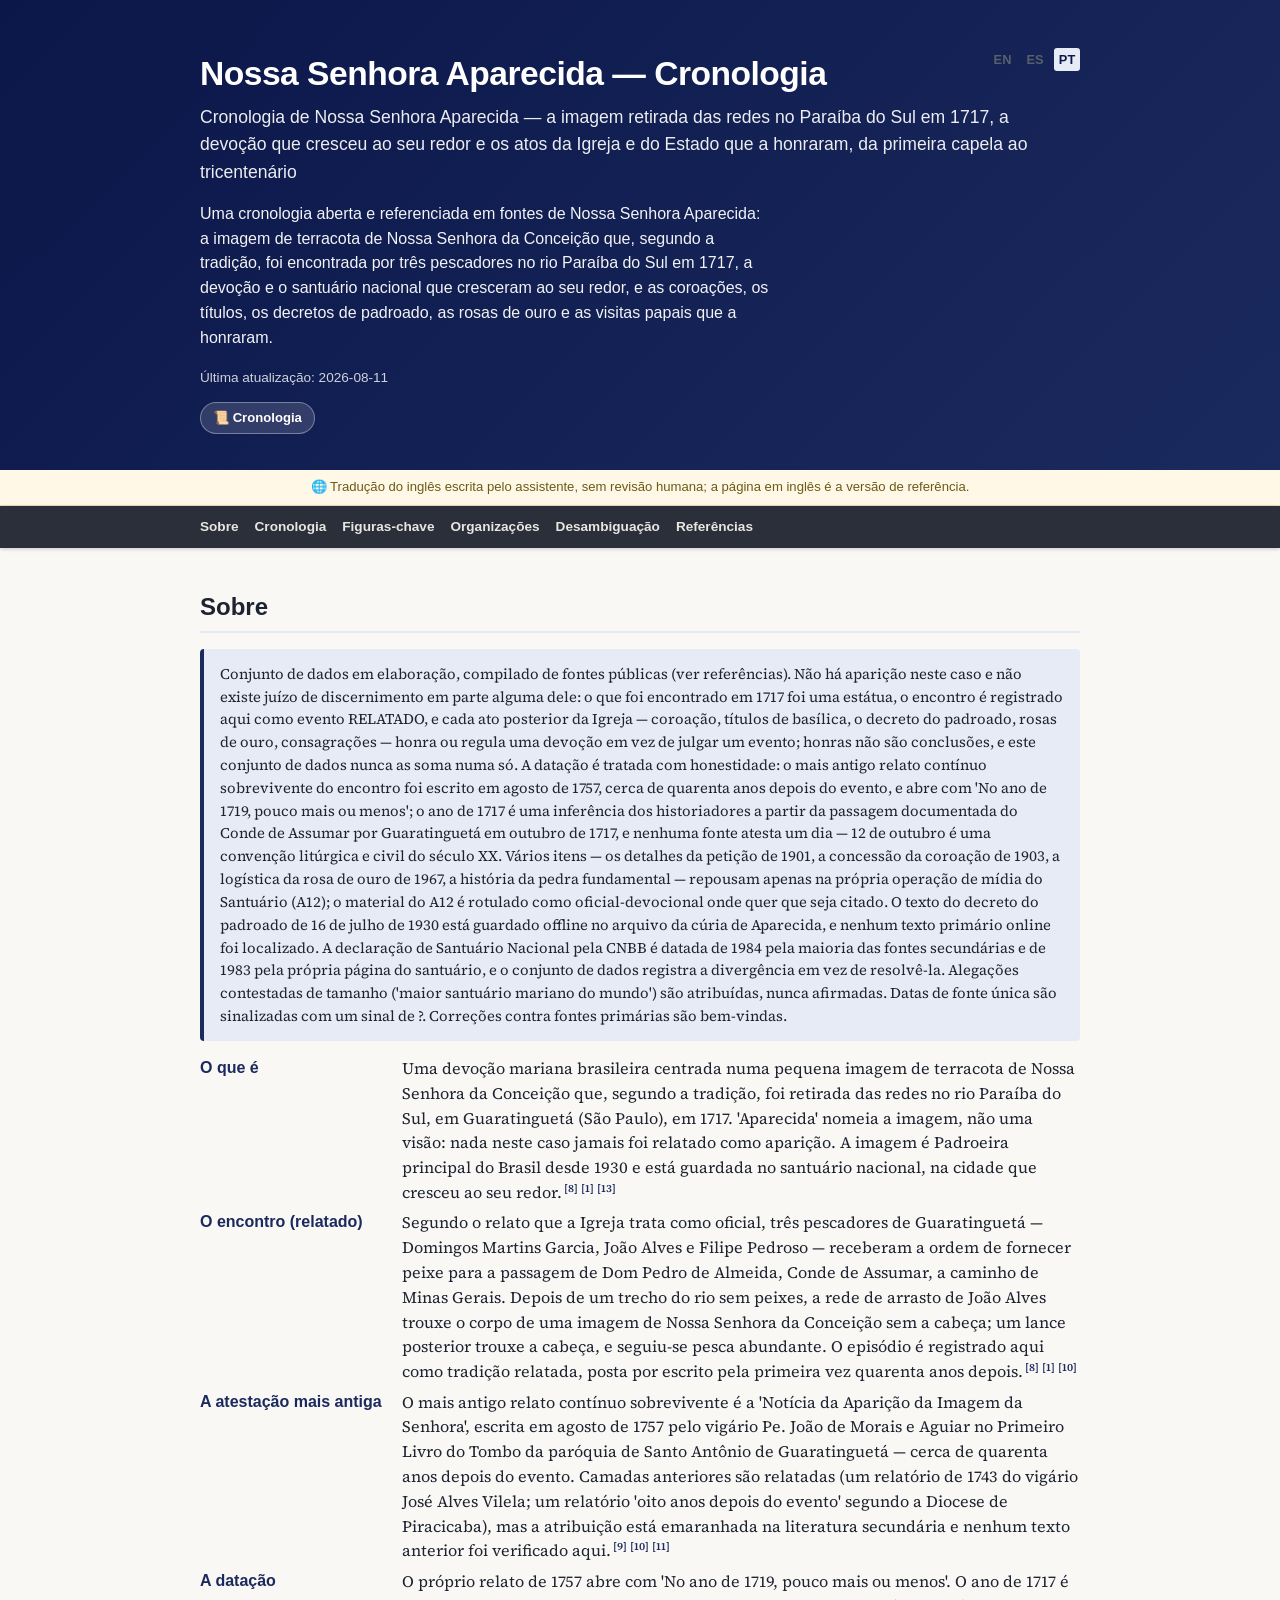
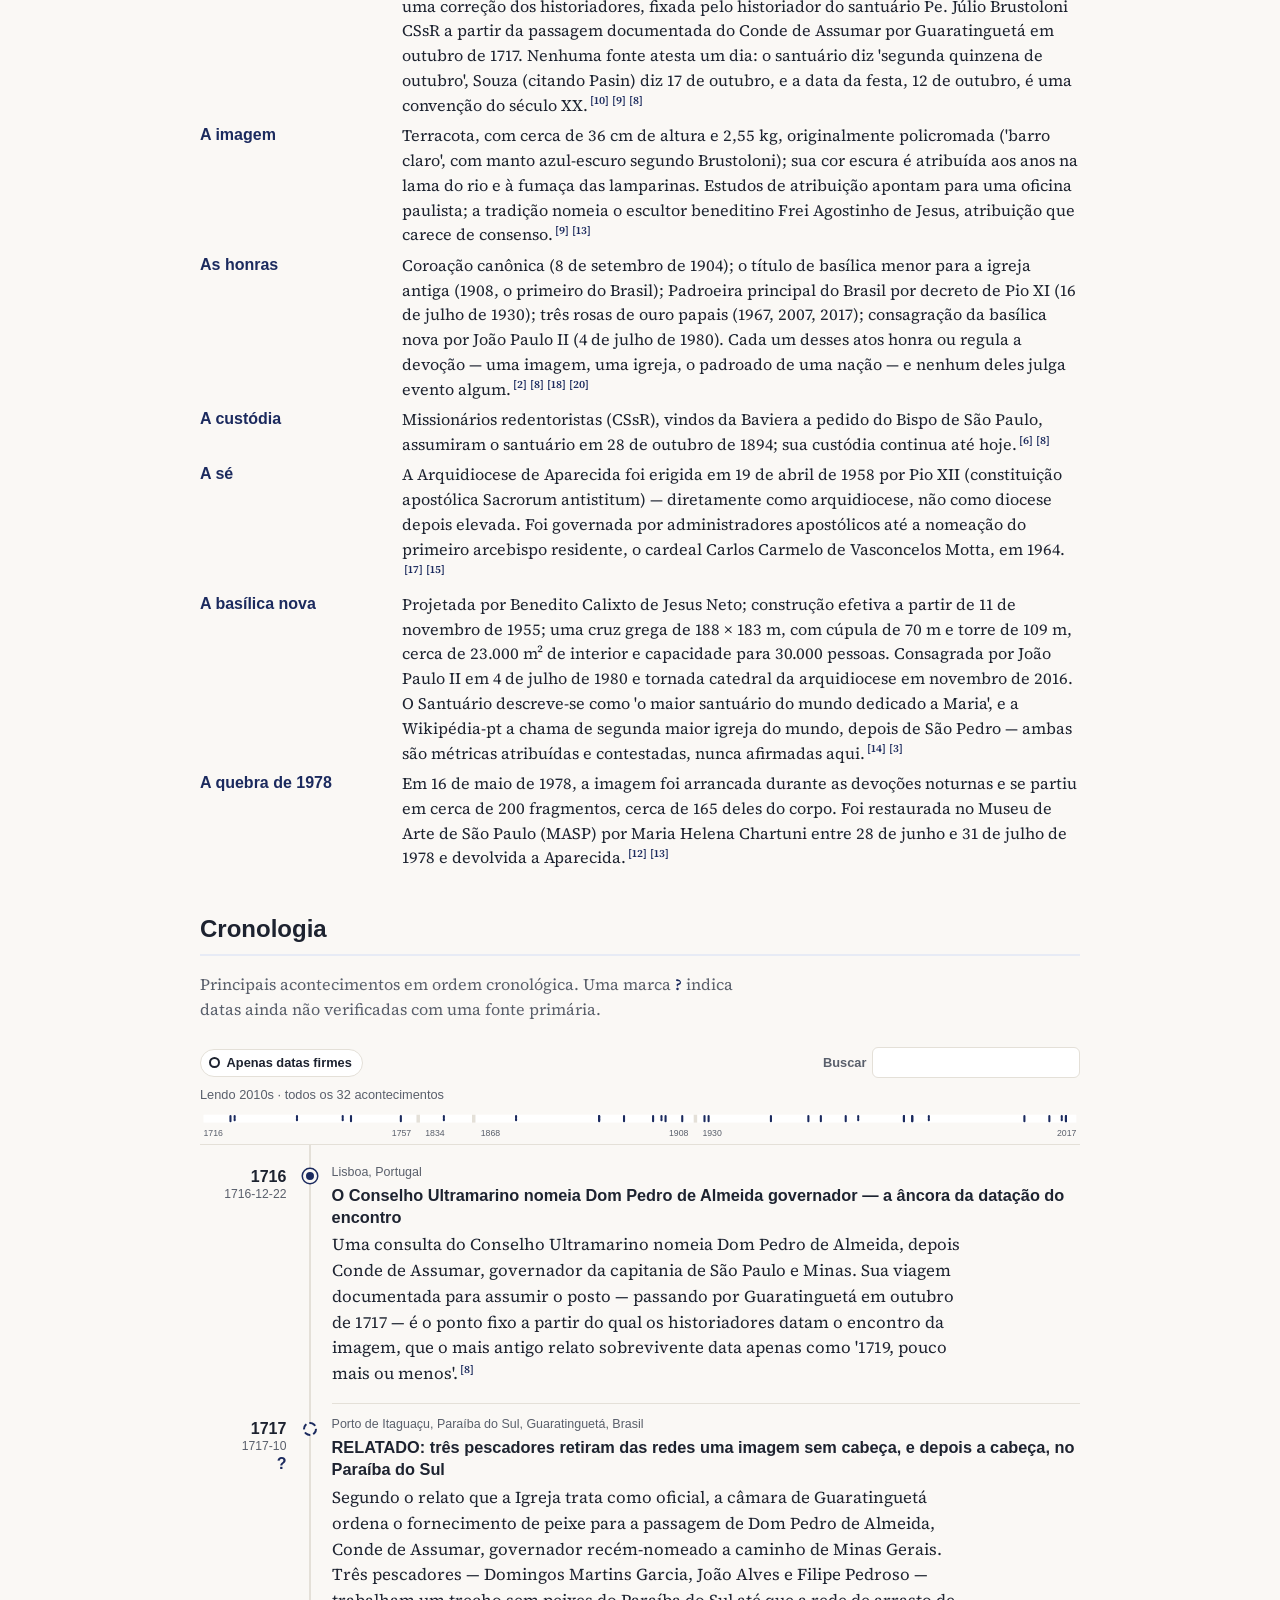
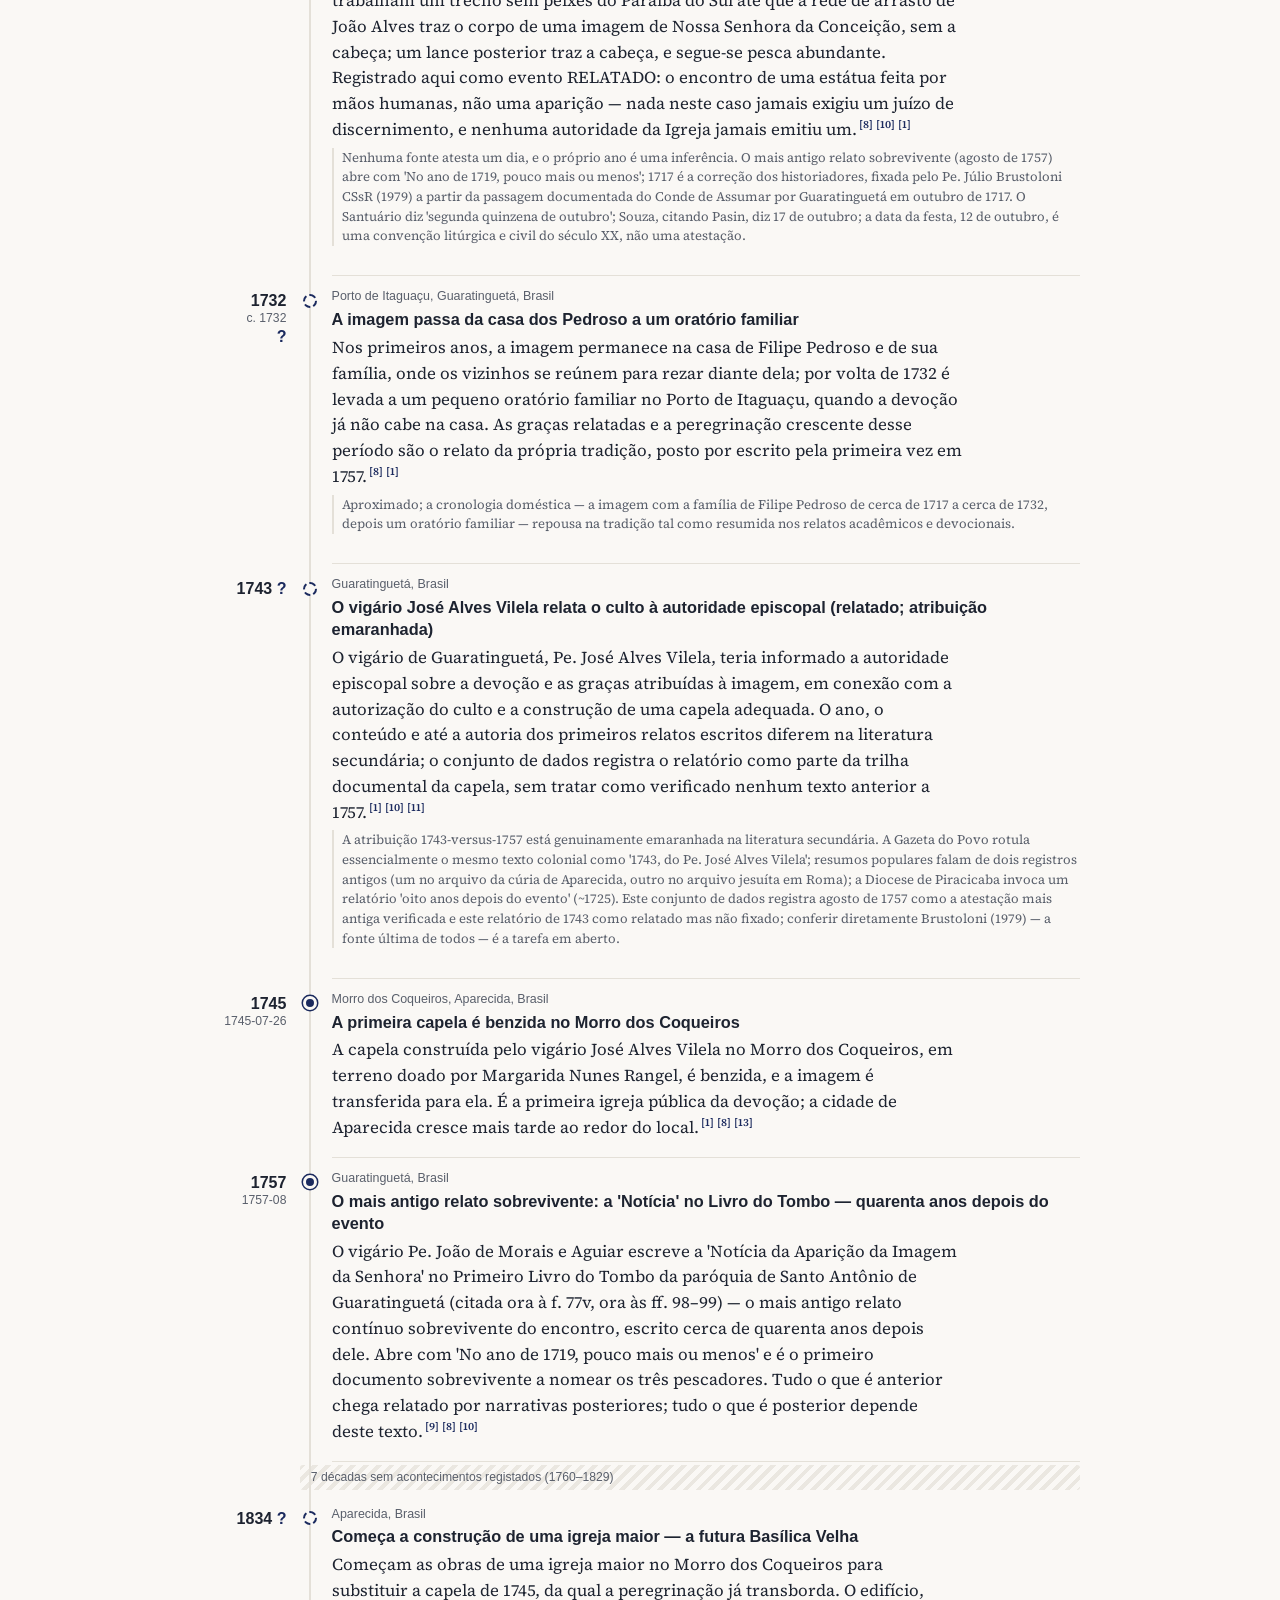
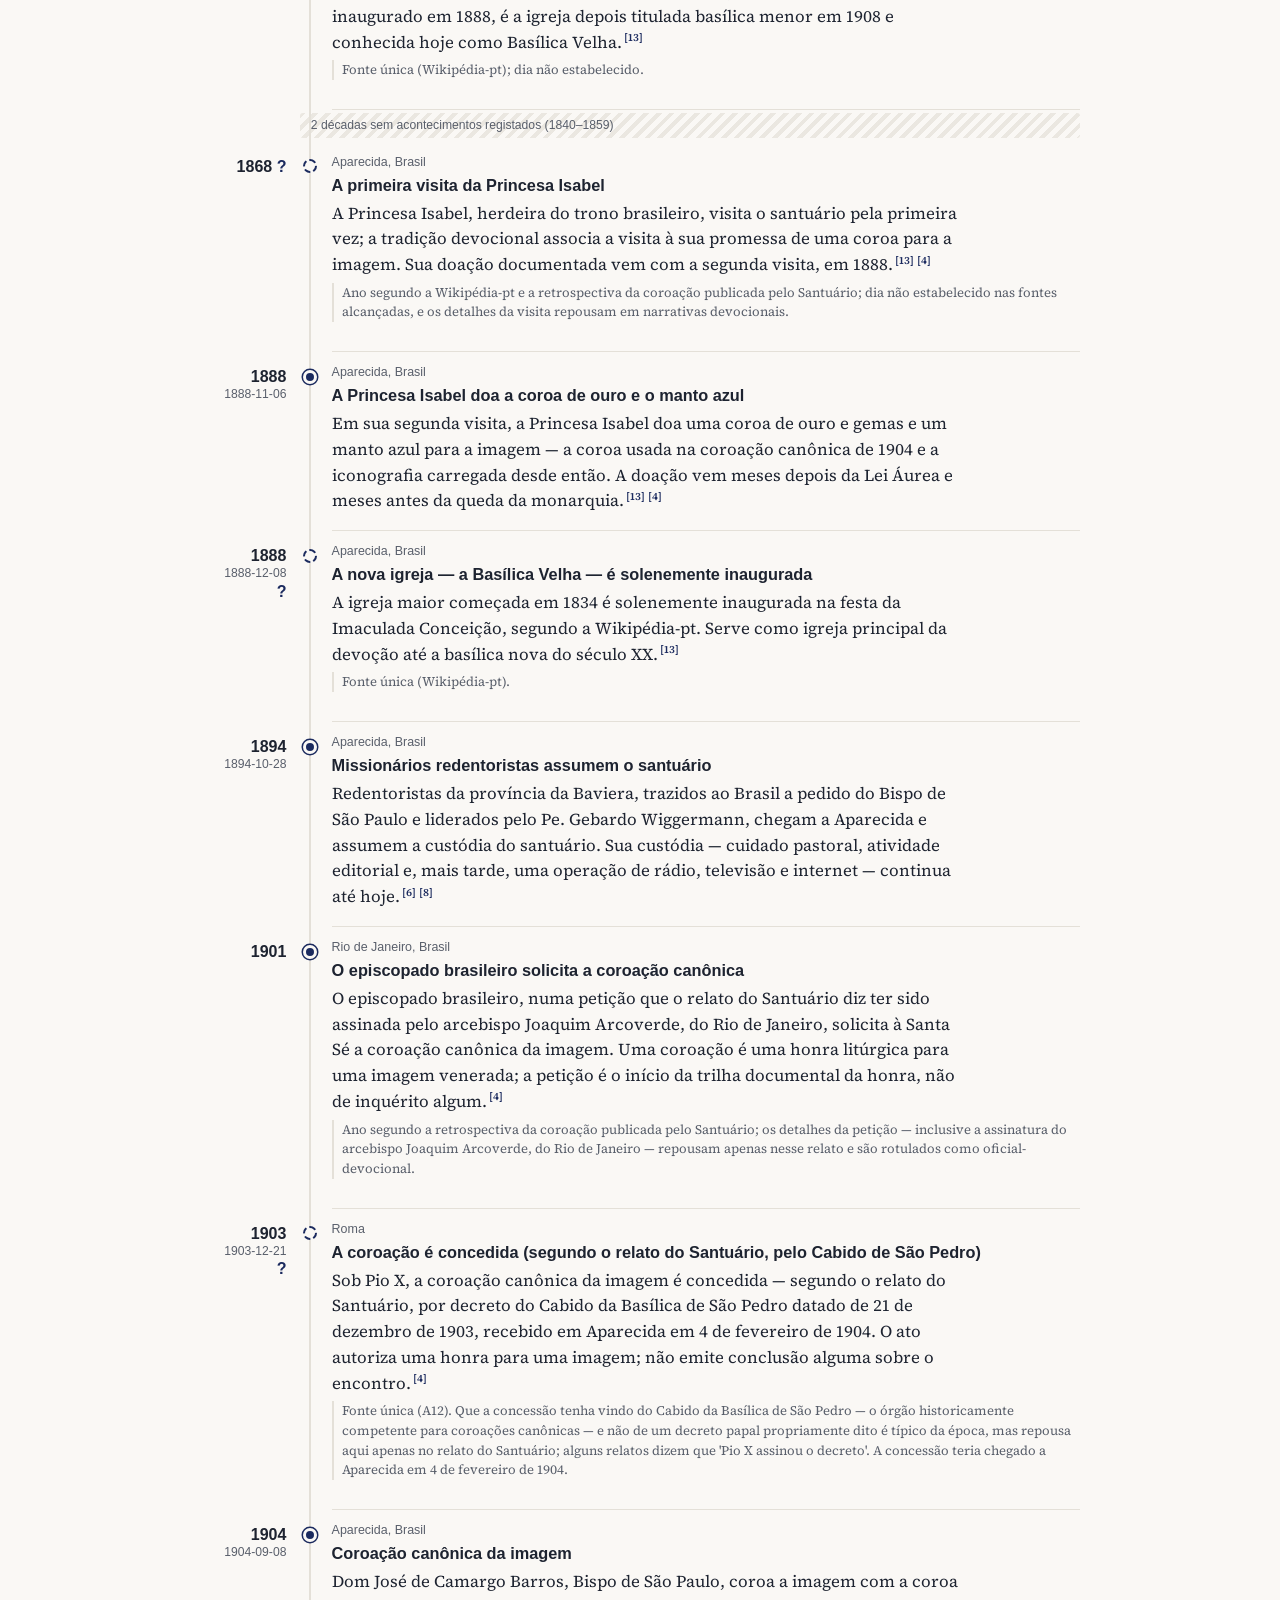
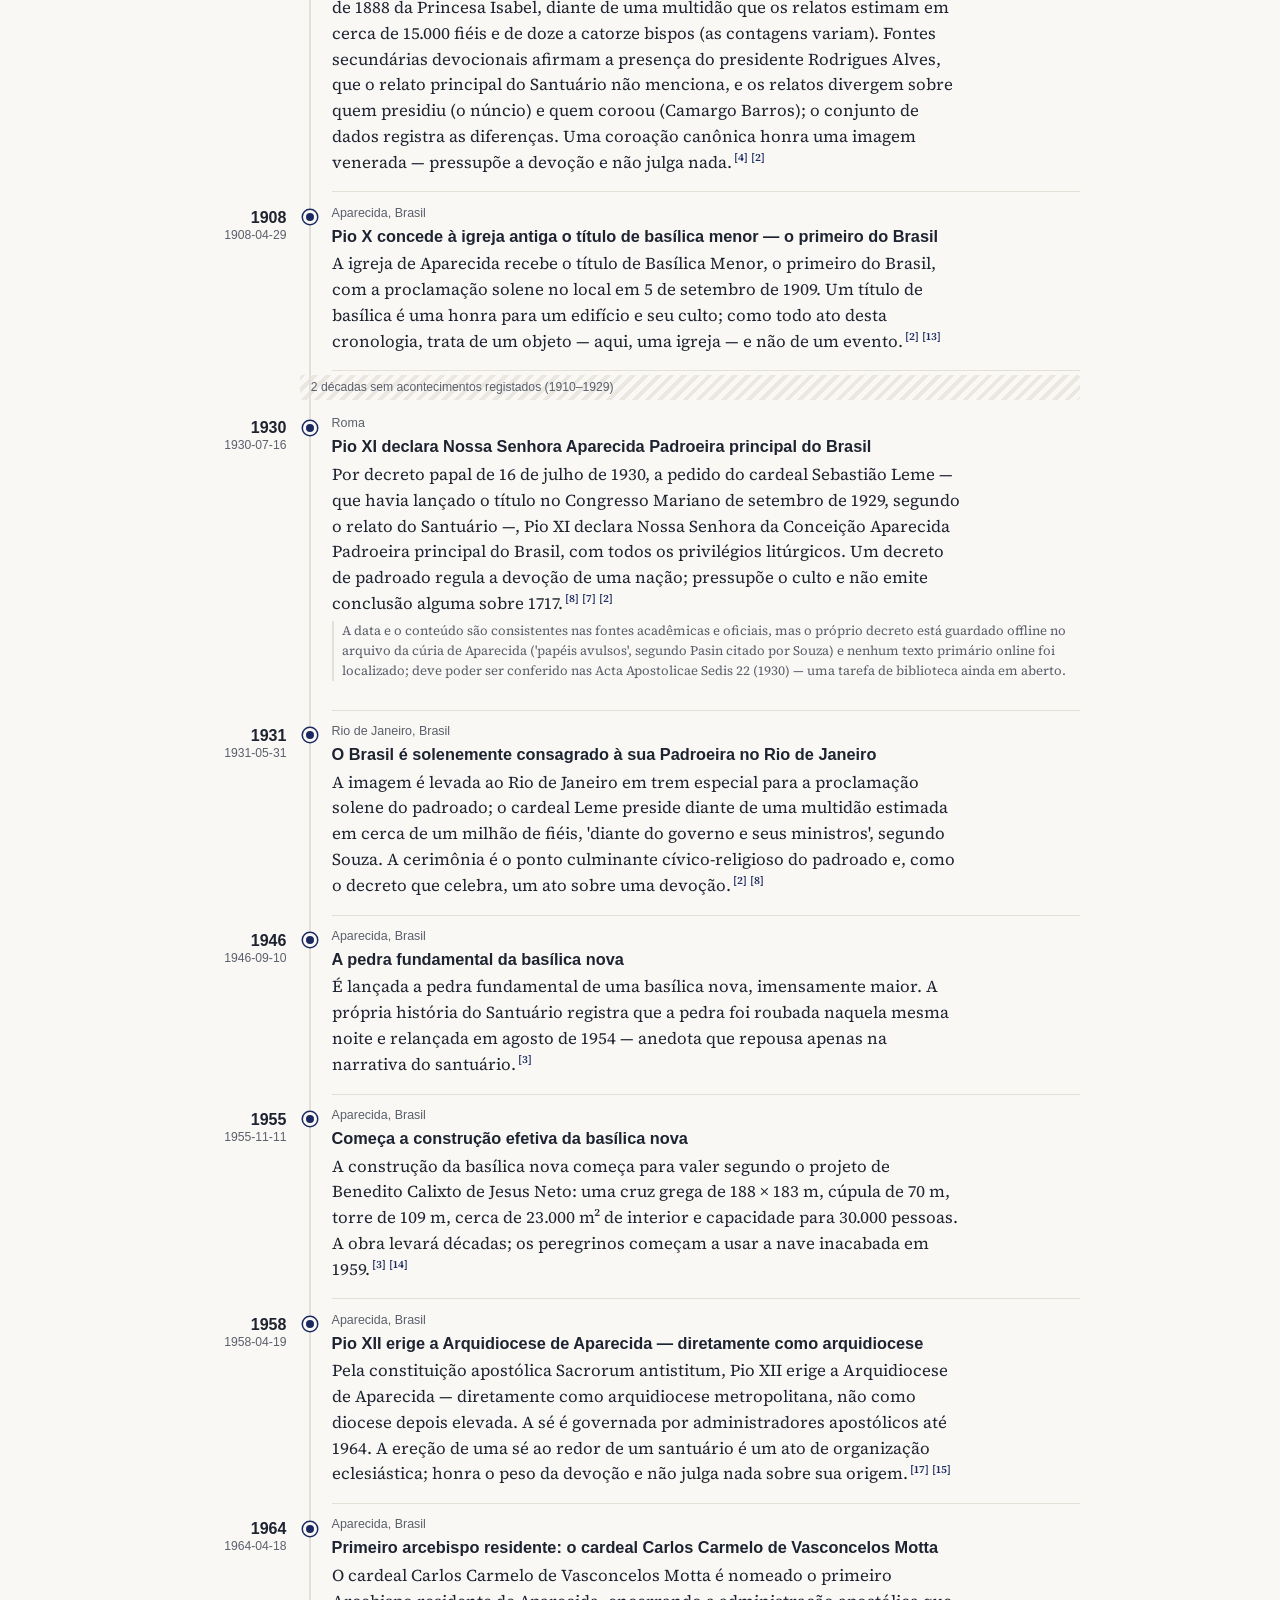
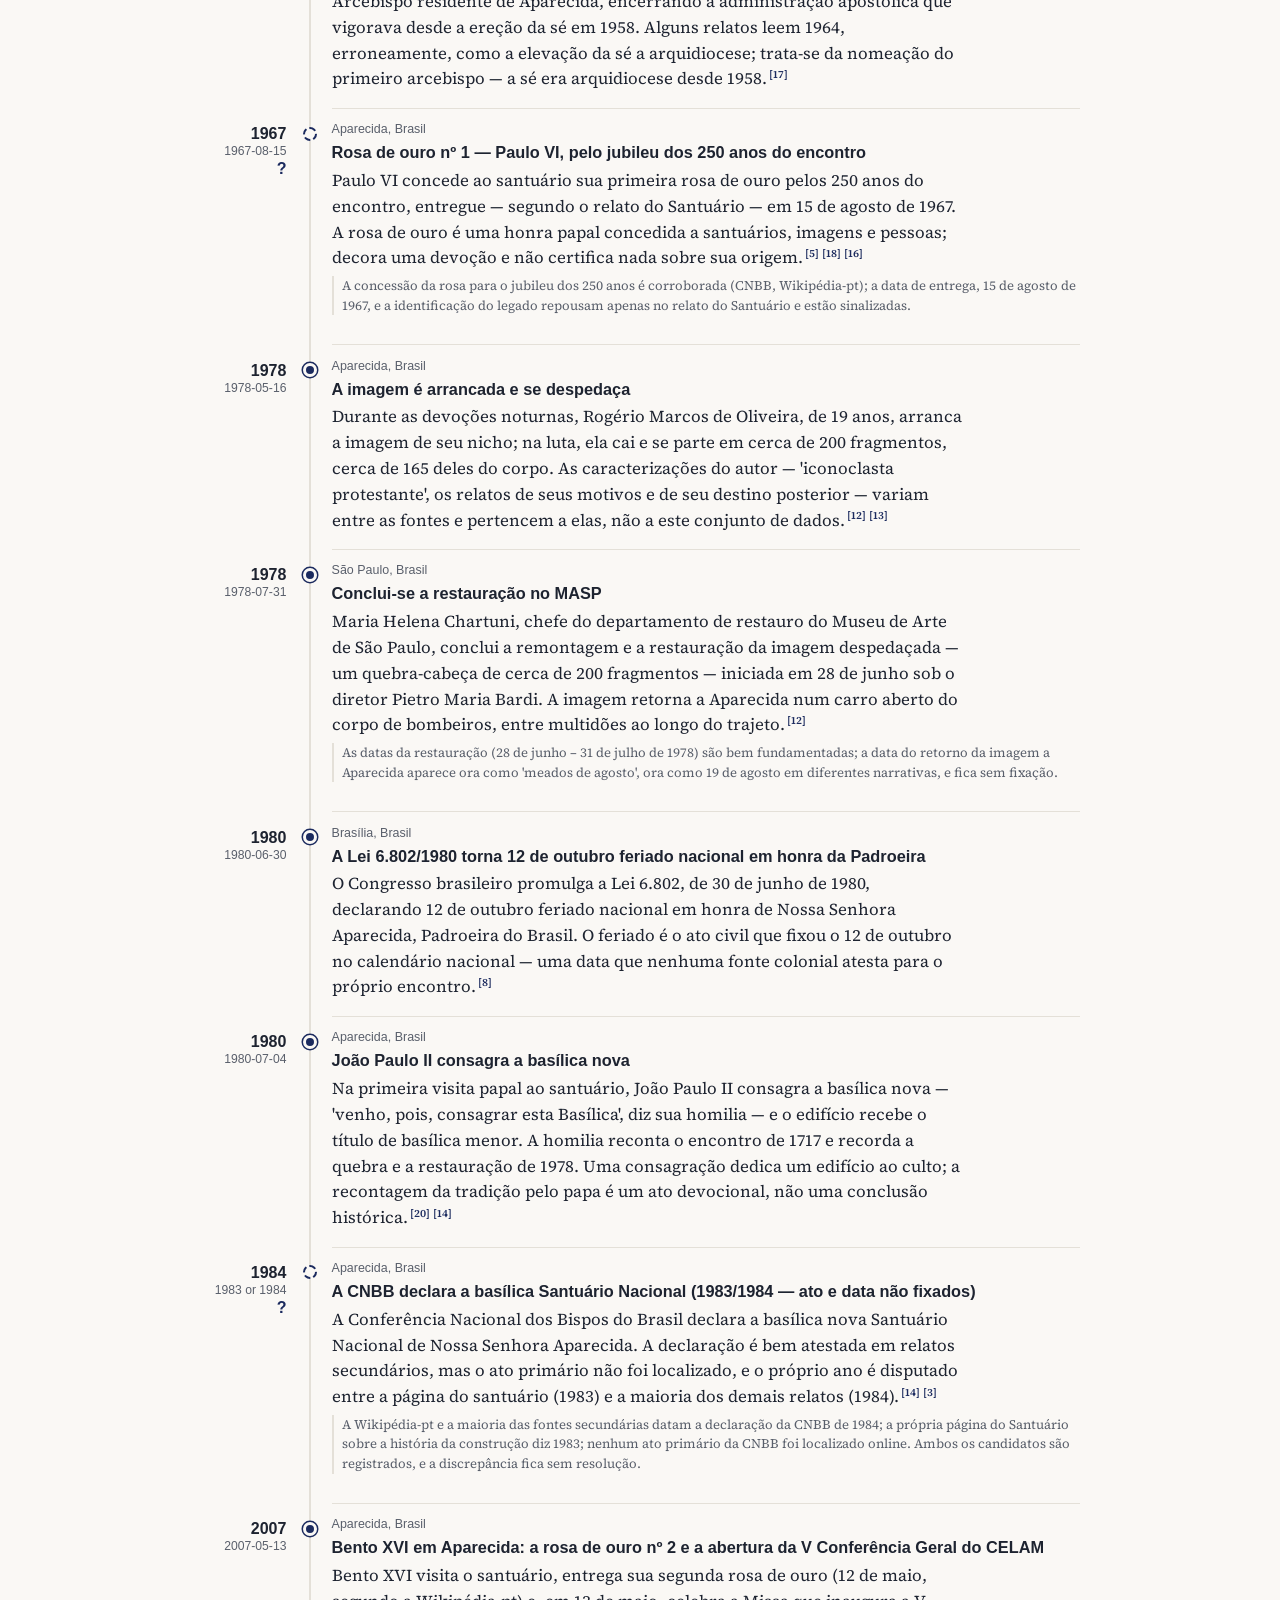
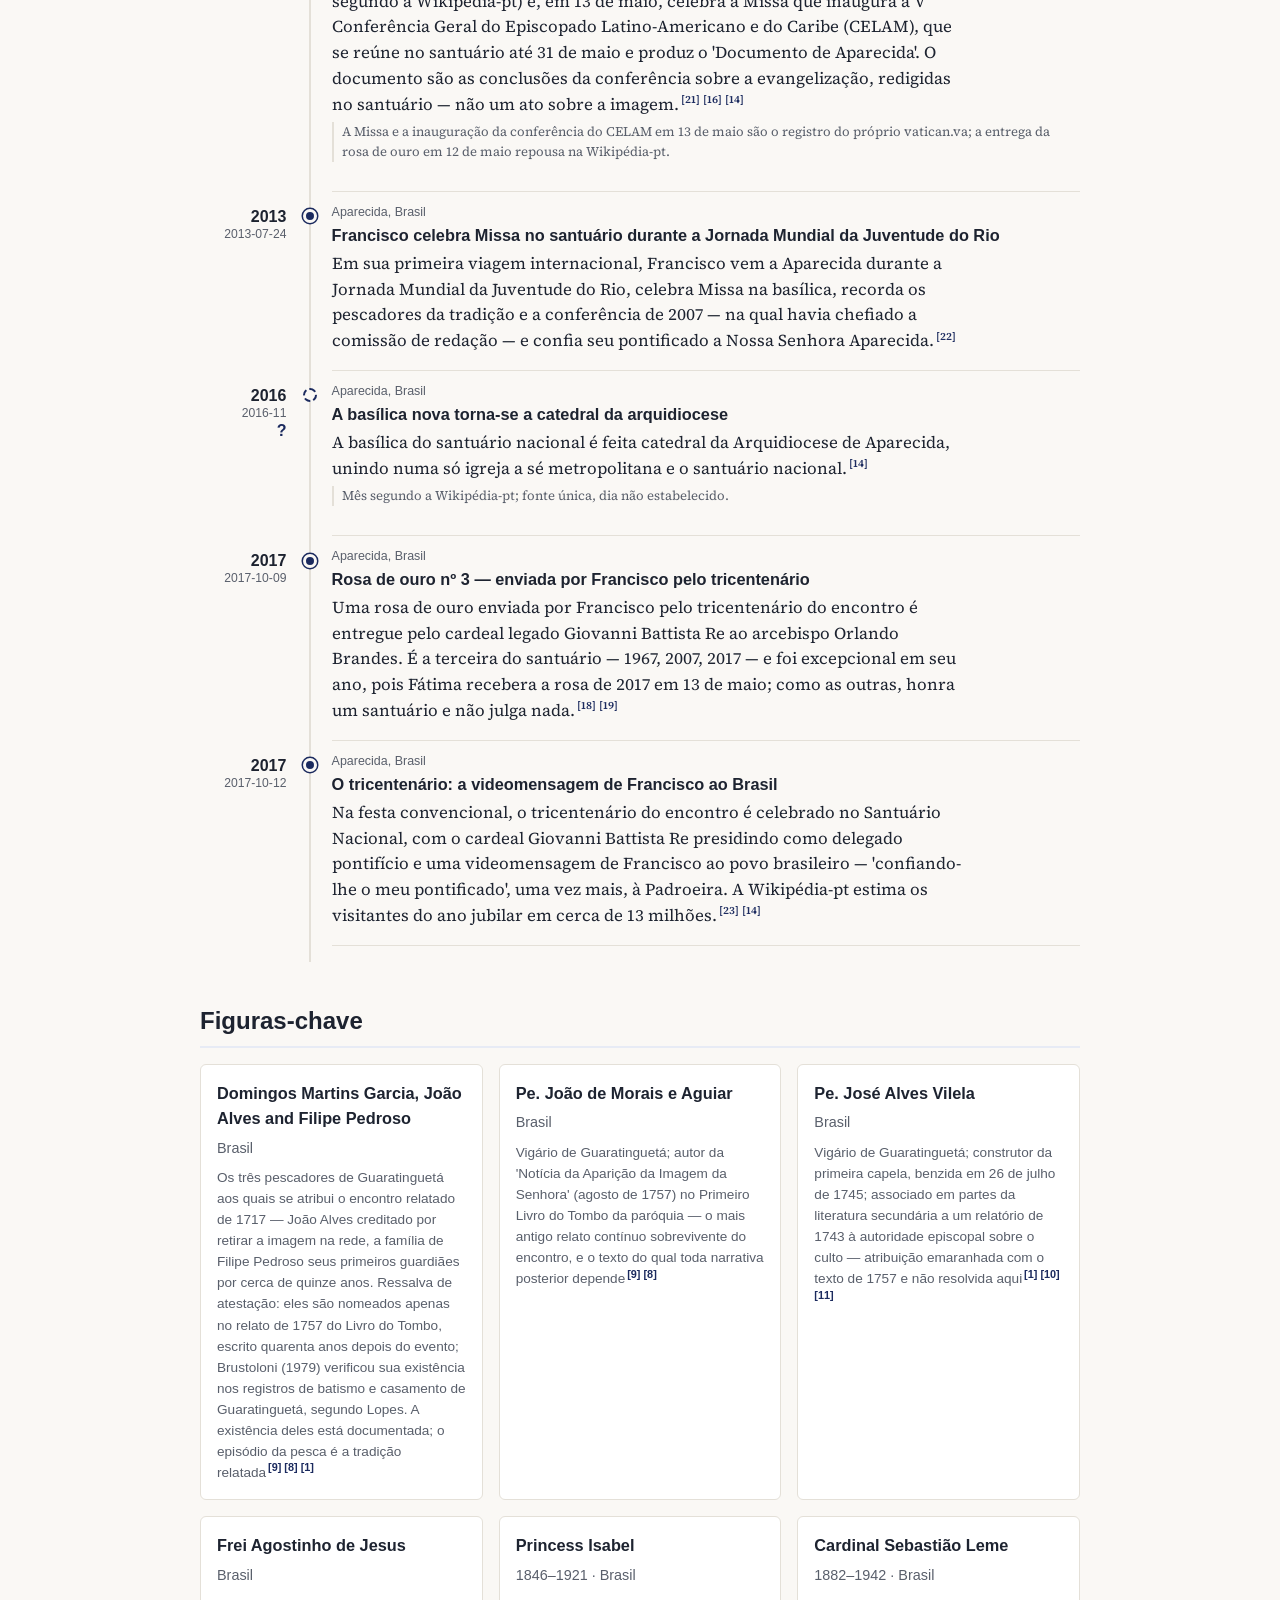
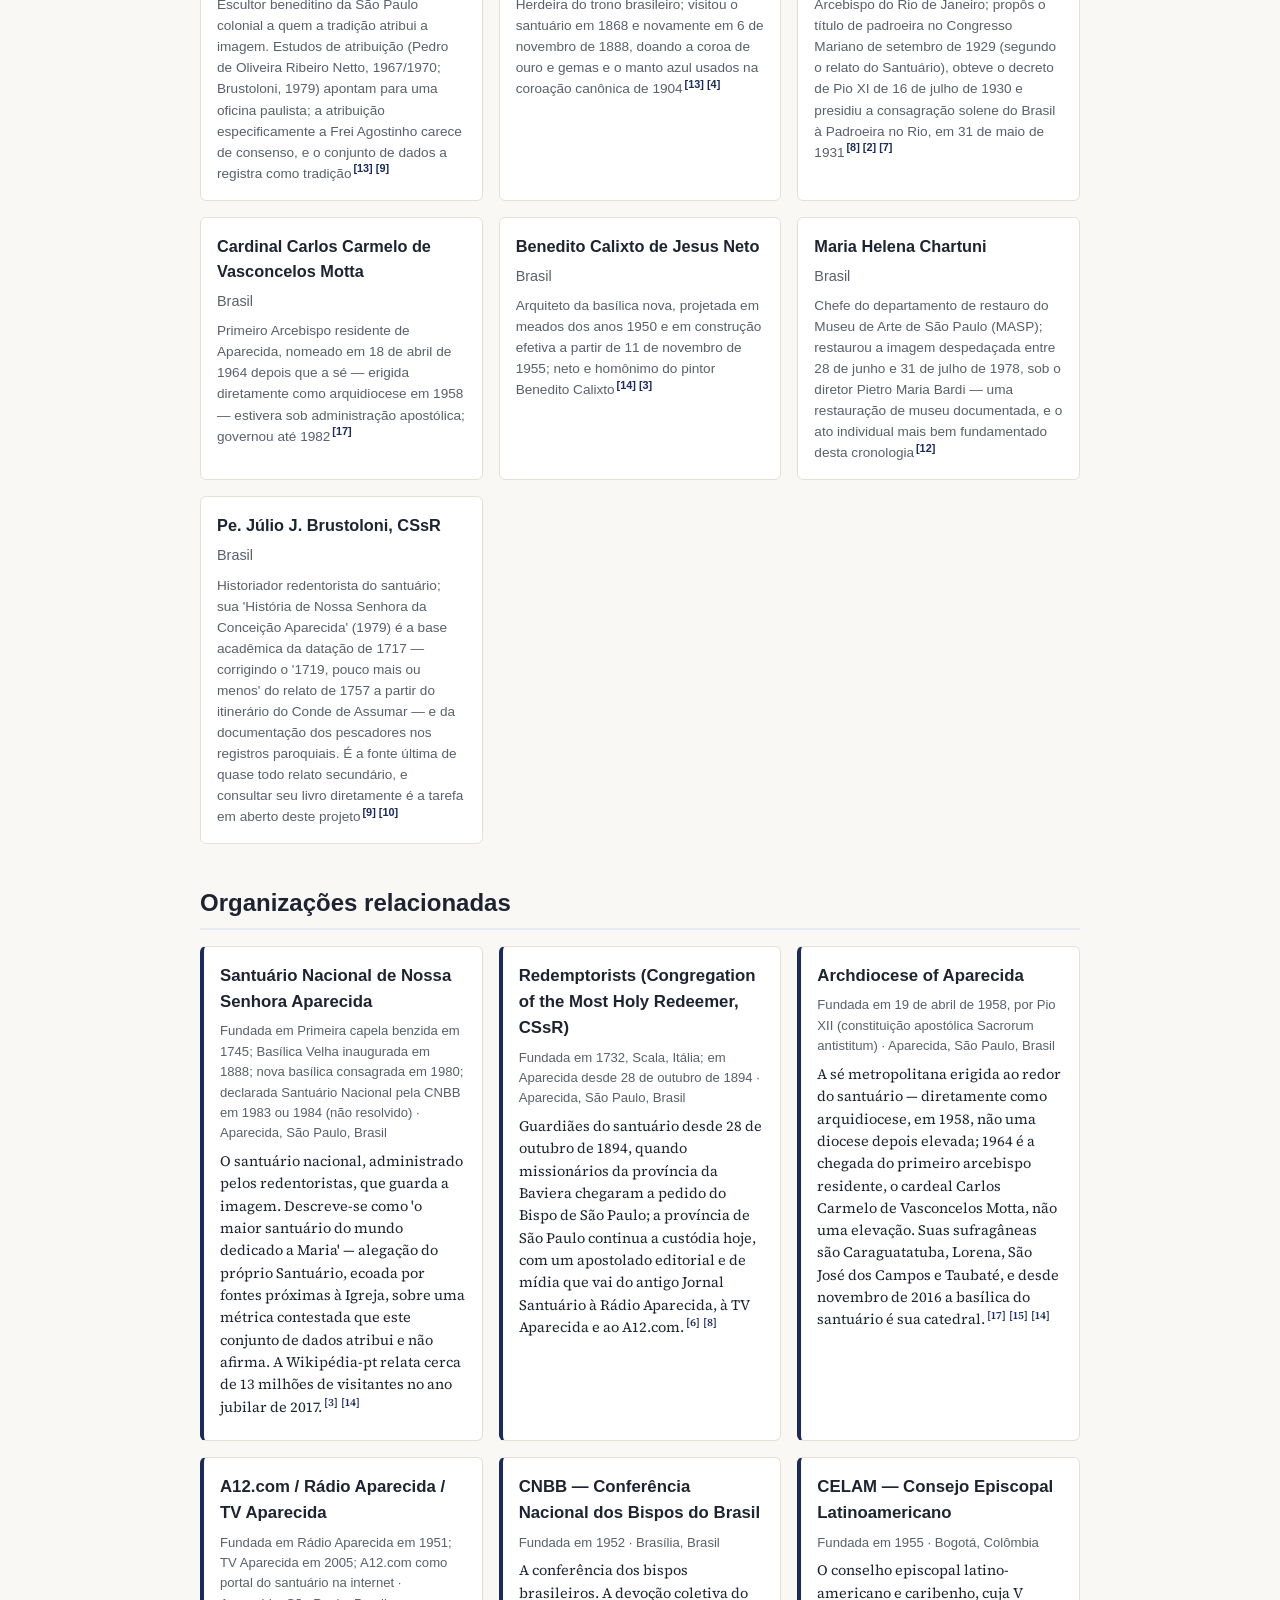
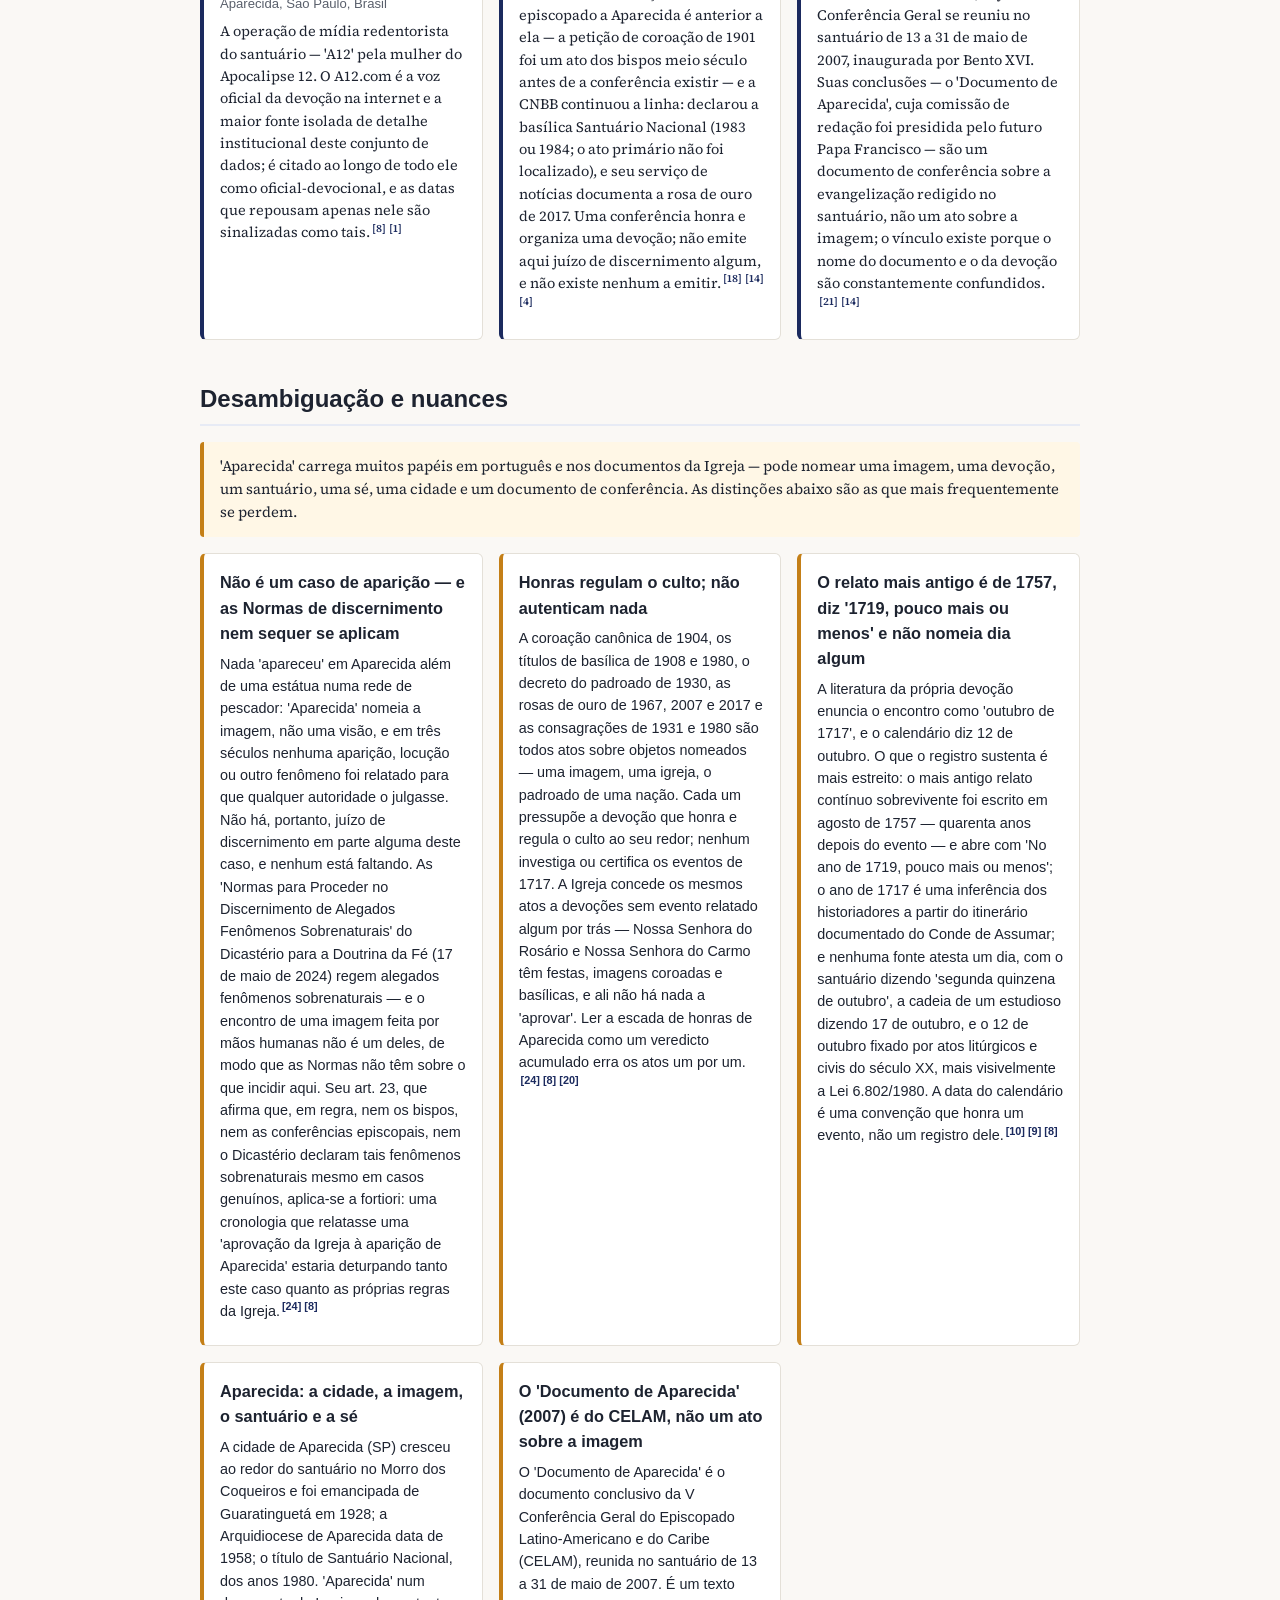
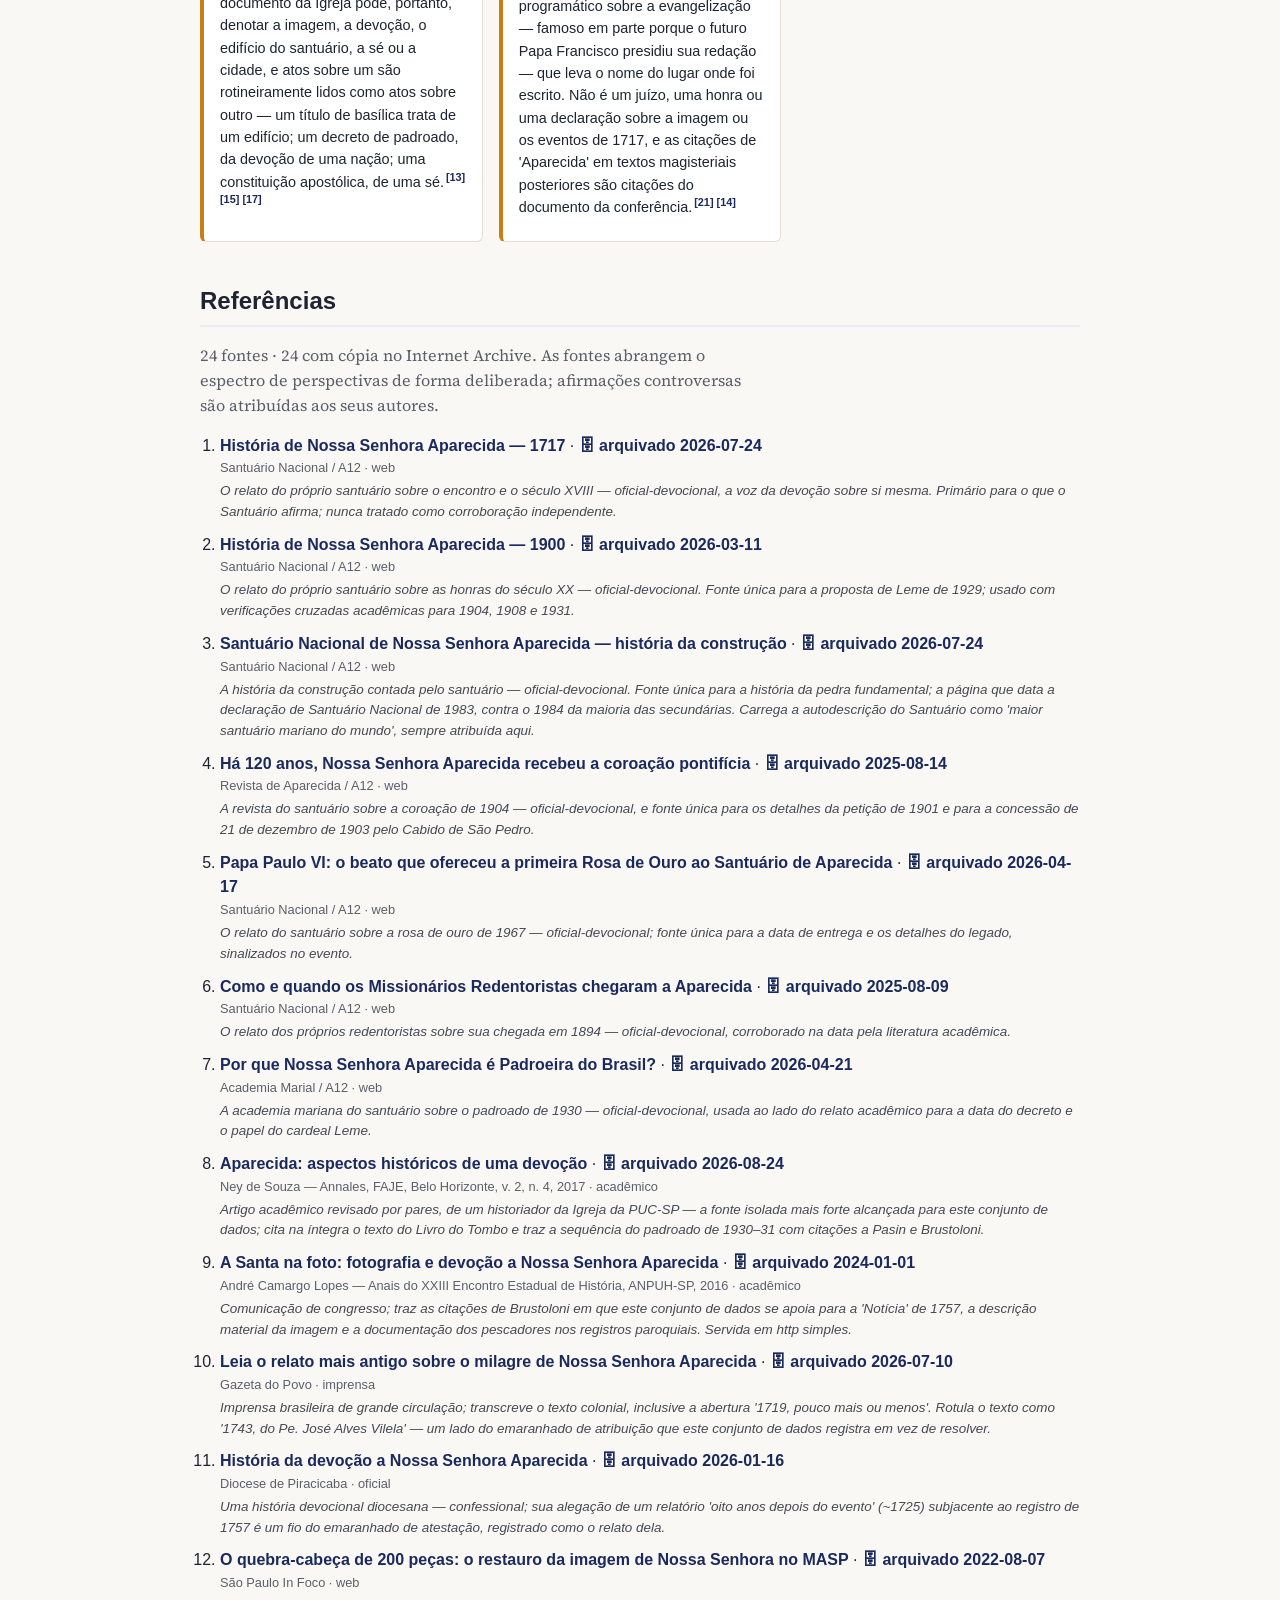
<file: docs/pt/index.html>
<!DOCTYPE html>
<html lang="pt">
<head>
  <meta charset="utf-8">
  <meta name="viewport" content="width=device-width, initial-scale=1">
  <title>Nossa Senhora Aparecida — Cronologia</title>
  <meta name="description" content="Uma cronologia aberta e referenciada em fontes de Nossa Senhora Aparecida: a imagem de terracota de Nossa Senhora da Conceição que, segundo a tradição, foi encontrada por três pescadores no rio Paraíba do Sul em 1717, a devoção e o santuário nacional que cresceram ao seu redor, e as coroações, os títulos, os decretos de padroado, as rosas de ouro e as visitas papais que a honraram.">
  <!-- Google tag (gtag.js) -->
  <script async src="https://www.googletagmanager.com/gtag/js?id=G-R9LV1QZHVE"></script>
  <script>
    window.dataLayer = window.dataLayer || [];
    function gtag(){dataLayer.push(arguments);}
    gtag('js', new Date());
    gtag('config', 'G-R9LV1QZHVE');
  </script>
  <link rel="stylesheet" href="../styles.css">
  <script src="../river.js" defer></script>
  <script src="../cite.js" defer data-label="Referência" data-all="Todas as referências"></script>
  <link rel="canonical" href="https://cronologia.github.io/aparecida/pt/">
  <link rel="alternate" hreflang="en" href="https://cronologia.github.io/aparecida/en/">
  <link rel="alternate" hreflang="es" href="https://cronologia.github.io/aparecida/es/">
  <link rel="alternate" hreflang="pt" href="https://cronologia.github.io/aparecida/pt/">
  <link rel="alternate" hreflang="x-default" href="https://cronologia.github.io/aparecida/">
  <meta property="og:type" content="website">
  <meta property="og:site_name" content="Nossa Senhora Aparecida — Cronologia">
  <meta property="og:locale" content="pt_BR">
  <meta property="og:title" content="Nossa Senhora Aparecida — Cronologia">
  <meta property="og:description" content="Uma cronologia aberta e referenciada em fontes de Nossa Senhora Aparecida: a imagem de terracota de Nossa Senhora da Conceição que, segundo a tradição, foi encontrada por três pescadores no rio Paraíba do Sul em 1717, a devoção e o santuário nacional que cresceram ao seu redor, e as coroações, os títulos, os decretos de padroado, as rosas de ouro e as visitas papais que a honraram.">
  <meta property="og:url" content="https://cronologia.github.io/aparecida/pt/">
  <meta name="twitter:card" content="summary">
  <meta name="twitter:title" content="Nossa Senhora Aparecida — Cronologia">
  <meta name="twitter:description" content="Uma cronologia aberta e referenciada em fontes de Nossa Senhora Aparecida: a imagem de terracota de Nossa Senhora da Conceição que, segundo a tradição, foi encontrada por três pescadores no rio Paraíba do Sul em 1717, a devoção e o santuário nacional que cresceram ao seu redor, e as coroações, os títulos, os decretos de padroado, as rosas de ouro e as visitas papais que a honraram.">
  <script type="application/ld+json">
  {
    "@context": "https://schema.org",
    "@type": "WebSite",
    "name": "Nossa Senhora Aparecida — Cronologia",
    "description": "Uma cronologia aberta e referenciada em fontes de Nossa Senhora Aparecida: a imagem de terracota de Nossa Senhora da Conceição que, segundo a tradição, foi encontrada por três pescadores no rio Paraíba do Sul em 1717, a devoção e o santuário nacional que cresceram ao seu redor, e as coroações, os títulos, os decretos de padroado, as rosas de ouro e as visitas papais que a honraram.",
    "url": "https://cronologia.github.io/aparecida/pt/",
    "inLanguage": "pt"
  }
  </script>
</head>
<body>
  <header class="site-header">
    <div class="wrap">
      <nav class="lang-switch" aria-label="Idioma"><a href="../en/" hreflang="en">EN</a><a href="../es/" hreflang="es">ES</a><span class="lang-current" aria-current="true">PT</span></nav>
      <h1>Nossa Senhora Aparecida — Cronologia</h1>
      <p class="subtitle">Cronologia de Nossa Senhora Aparecida — a imagem retirada das redes no Paraíba do Sul em 1717, a devoção que cresceu ao seu redor e os atos da Igreja e do Estado que a honraram, da primeira capela ao tricentenário</p>
      <p class="lead">Uma cronologia aberta e referenciada em fontes de Nossa Senhora Aparecida: a imagem de terracota de Nossa Senhora da Conceição que, segundo a tradição, foi encontrada por três pescadores no rio Paraíba do Sul em 1717, a devoção e o santuário nacional que cresceram ao seu redor, e as coroações, os títulos, os decretos de padroado, as rosas de ouro e as visitas papais que a honraram.</p>
      <p class="updated">Última atualização: 2026-08-11</p>
      <div class="viz-chips">
        <a href="#chronology">📜 Cronologia</a>
      </div>
    </div>
  </header>
  <div class="i18n-disclaimer" role="note">🌐 Tradução do inglês escrita pelo assistente, sem revisão humana; a página em inglês é a versão de referência.</div>

  <nav class="site-nav">
    <div class="wrap">
      <a href="#about">Sobre</a>
      <a href="#chronology">Cronologia</a>
      <a href="#figures">Figuras-chave</a>
      <a href="#organizations">Organizações</a>
      <a href="#disambiguation">Desambiguação</a>
      <a href="#references">Referências</a>
    </div>
  </nav>

  <main class="wrap">
    <section id="about">
      <h2>Sobre</h2>
      <p class="notice">Conjunto de dados em elaboração, compilado de fontes públicas (ver referências). Não há aparição neste caso e não existe juízo de discernimento em parte alguma dele: o que foi encontrado em 1717 foi uma estátua, o encontro é registrado aqui como evento RELATADO, e cada ato posterior da Igreja — coroação, títulos de basílica, o decreto do padroado, rosas de ouro, consagrações — honra ou regula uma devoção em vez de julgar um evento; honras não são conclusões, e este conjunto de dados nunca as soma numa só. A datação é tratada com honestidade: o mais antigo relato contínuo sobrevivente do encontro foi escrito em agosto de 1757, cerca de quarenta anos depois do evento, e abre com &#39;No ano de 1719, pouco mais ou menos&#39;; o ano de 1717 é uma inferência dos historiadores a partir da passagem documentada do Conde de Assumar por Guaratinguetá em outubro de 1717, e nenhuma fonte atesta um dia — 12 de outubro é uma convenção litúrgica e civil do século XX. Vários itens — os detalhes da petição de 1901, a concessão da coroação de 1903, a logística da rosa de ouro de 1967, a história da pedra fundamental — repousam apenas na própria operação de mídia do Santuário (A12); o material do A12 é rotulado como oficial-devocional onde quer que seja citado. O texto do decreto do padroado de 16 de julho de 1930 está guardado offline no arquivo da cúria de Aparecida, e nenhum texto primário online foi localizado. A declaração de Santuário Nacional pela CNBB é datada de 1984 pela maioria das fontes secundárias e de 1983 pela própria página do santuário, e o conjunto de dados registra a divergência em vez de resolvê-la. Alegações contestadas de tamanho (&#39;maior santuário mariano do mundo&#39;) são atribuídas, nunca afirmadas. Datas de fonte única são sinalizadas com um sinal de ?. Correções contra fontes primárias são bem-vindas.</p>
      <dl class="facts">
        <dt>O que é</dt>
        <dd>Uma devoção mariana brasileira centrada numa pequena imagem de terracota de Nossa Senhora da Conceição que, segundo a tradição, foi retirada das redes no rio Paraíba do Sul, em Guaratinguetá (São Paulo), em 1717. &#39;Aparecida&#39; nomeia a imagem, não uma visão: nada neste caso jamais foi relatado como aparição. A imagem é Padroeira principal do Brasil desde 1930 e está guardada no santuário nacional, na cidade que cresceu ao seu redor.<sup class="cite"><a href="#ref-8" title="Reference 8">[8]</a> <a href="#ref-1" title="Reference 1">[1]</a> <a href="#ref-13" title="Reference 13">[13]</a></sup></dd>
        <dt>O encontro (relatado)</dt>
        <dd>Segundo o relato que a Igreja trata como oficial, três pescadores de Guaratinguetá — Domingos Martins Garcia, João Alves e Filipe Pedroso — receberam a ordem de fornecer peixe para a passagem de Dom Pedro de Almeida, Conde de Assumar, a caminho de Minas Gerais. Depois de um trecho do rio sem peixes, a rede de arrasto de João Alves trouxe o corpo de uma imagem de Nossa Senhora da Conceição sem a cabeça; um lance posterior trouxe a cabeça, e seguiu-se pesca abundante. O episódio é registrado aqui como tradição relatada, posta por escrito pela primeira vez quarenta anos depois.<sup class="cite"><a href="#ref-8" title="Reference 8">[8]</a> <a href="#ref-1" title="Reference 1">[1]</a> <a href="#ref-10" title="Reference 10">[10]</a></sup></dd>
        <dt>A atestação mais antiga</dt>
        <dd>O mais antigo relato contínuo sobrevivente é a &#39;Notícia da Aparição da Imagem da Senhora&#39;, escrita em agosto de 1757 pelo vigário Pe. João de Morais e Aguiar no Primeiro Livro do Tombo da paróquia de Santo Antônio de Guaratinguetá — cerca de quarenta anos depois do evento. Camadas anteriores são relatadas (um relatório de 1743 do vigário José Alves Vilela; um relatório &#39;oito anos depois do evento&#39; segundo a Diocese de Piracicaba), mas a atribuição está emaranhada na literatura secundária e nenhum texto anterior foi verificado aqui.<sup class="cite"><a href="#ref-9" title="Reference 9">[9]</a> <a href="#ref-10" title="Reference 10">[10]</a> <a href="#ref-11" title="Reference 11">[11]</a></sup></dd>
        <dt>A datação</dt>
        <dd>O próprio relato de 1757 abre com &#39;No ano de 1719, pouco mais ou menos&#39;. O ano de 1717 é uma correção dos historiadores, fixada pelo historiador do santuário Pe. Júlio Brustoloni CSsR a partir da passagem documentada do Conde de Assumar por Guaratinguetá em outubro de 1717. Nenhuma fonte atesta um dia: o santuário diz &#39;segunda quinzena de outubro&#39;, Souza (citando Pasin) diz 17 de outubro, e a data da festa, 12 de outubro, é uma convenção do século XX.<sup class="cite"><a href="#ref-10" title="Reference 10">[10]</a> <a href="#ref-9" title="Reference 9">[9]</a> <a href="#ref-8" title="Reference 8">[8]</a></sup></dd>
        <dt>A imagem</dt>
        <dd>Terracota, com cerca de 36 cm de altura e 2,55 kg, originalmente policromada (&#39;barro claro&#39;, com manto azul-escuro segundo Brustoloni); sua cor escura é atribuída aos anos na lama do rio e à fumaça das lamparinas. Estudos de atribuição apontam para uma oficina paulista; a tradição nomeia o escultor beneditino Frei Agostinho de Jesus, atribuição que carece de consenso.<sup class="cite"><a href="#ref-9" title="Reference 9">[9]</a> <a href="#ref-13" title="Reference 13">[13]</a></sup></dd>
        <dt>As honras</dt>
        <dd>Coroação canônica (8 de setembro de 1904); o título de basílica menor para a igreja antiga (1908, o primeiro do Brasil); Padroeira principal do Brasil por decreto de Pio XI (16 de julho de 1930); três rosas de ouro papais (1967, 2007, 2017); consagração da basílica nova por João Paulo II (4 de julho de 1980). Cada um desses atos honra ou regula a devoção — uma imagem, uma igreja, o padroado de uma nação — e nenhum deles julga evento algum.<sup class="cite"><a href="#ref-2" title="Reference 2">[2]</a> <a href="#ref-8" title="Reference 8">[8]</a> <a href="#ref-18" title="Reference 18">[18]</a> <a href="#ref-20" title="Reference 20">[20]</a></sup></dd>
        <dt>A custódia</dt>
        <dd>Missionários redentoristas (CSsR), vindos da Baviera a pedido do Bispo de São Paulo, assumiram o santuário em 28 de outubro de 1894; sua custódia continua até hoje.<sup class="cite"><a href="#ref-6" title="Reference 6">[6]</a> <a href="#ref-8" title="Reference 8">[8]</a></sup></dd>
        <dt>A sé</dt>
        <dd>A Arquidiocese de Aparecida foi erigida em 19 de abril de 1958 por Pio XII (constituição apostólica Sacrorum antistitum) — diretamente como arquidiocese, não como diocese depois elevada. Foi governada por administradores apostólicos até a nomeação do primeiro arcebispo residente, o cardeal Carlos Carmelo de Vasconcelos Motta, em 1964.<sup class="cite"><a href="#ref-17" title="Reference 17">[17]</a> <a href="#ref-15" title="Reference 15">[15]</a></sup></dd>
        <dt>A basílica nova</dt>
        <dd>Projetada por Benedito Calixto de Jesus Neto; construção efetiva a partir de 11 de novembro de 1955; uma cruz grega de 188 × 183 m, com cúpula de 70 m e torre de 109 m, cerca de 23.000 m² de interior e capacidade para 30.000 pessoas. Consagrada por João Paulo II em 4 de julho de 1980 e tornada catedral da arquidiocese em novembro de 2016. O Santuário descreve-se como &#39;o maior santuário do mundo dedicado a Maria&#39;, e a Wikipédia-pt a chama de segunda maior igreja do mundo, depois de São Pedro — ambas são métricas atribuídas e contestadas, nunca afirmadas aqui.<sup class="cite"><a href="#ref-14" title="Reference 14">[14]</a> <a href="#ref-3" title="Reference 3">[3]</a></sup></dd>
        <dt>A quebra de 1978</dt>
        <dd>Em 16 de maio de 1978, a imagem foi arrancada durante as devoções noturnas e se partiu em cerca de 200 fragmentos, cerca de 165 deles do corpo. Foi restaurada no Museu de Arte de São Paulo (MASP) por Maria Helena Chartuni entre 28 de junho e 31 de julho de 1978 e devolvida a Aparecida.<sup class="cite"><a href="#ref-12" title="Reference 12">[12]</a> <a href="#ref-13" title="Reference 13">[13]</a></sup></dd>
      </dl>
    </section>

    <section id="chronology" class="river">
      <h2>Cronologia</h2>
      <p class="section-intro">Principais acontecimentos em ordem cronológica. Uma marca <span class="flag">?</span> indica
      datas ainda não verificadas com uma fonte primária.</p>
      <div class="rv-bar">
        <div class="rv-controls" role="group" aria-label="Filtrar a cronologia" hidden>
          <label class="rv-chip rv-firm"><input type="checkbox" data-firm><span class="rv-sw"></span>Apenas datas firmes</label>
          <label class="rv-find">Buscar <input type="search" autocomplete="off"></label>
          <p class="rv-status" aria-live="polite" data-all="todos os {n} acontecimentos" data-some="{n} de {total} acontecimentos exibidos" data-reading="Lendo"></p>
        </div>
        <svg class="rv-ribbon" viewBox="-4 0 1008 29" preserveAspectRatio="xMinYMid meet" role="img" aria-label="Visão geral dos 32 acontecimentos; as grandes lacunas do registro aparecem como cortes">
          <rect class="rv-row" x="0" y="2" width="1000" height="9"/><rect class="rv-brk" x="244" y="2" width="4" height="9"><title>7 décadas sem acontecimentos registados (1760–1829)</title></rect><rect class="rv-brk" x="307.6" y="2" width="4" height="9"><title>2 décadas sem acontecimentos registados (1840–1859)</title></rect><rect class="rv-brk" x="561.6" y="2" width="4" height="9"><title>2 décadas sem acontecimentos registados (1910–1929)</title></rect>
          <line class="rv-tick rv-l0" data-i="0" x1="30.9" x2="30.9" y1="3.5" y2="9.5"/><line class="rv-tick rv-l0 rv-u" data-i="1" x1="35.7" x2="35.7" y1="3.5" y2="9.5"/><line class="rv-tick rv-l0 rv-u" data-i="2" x1="107.1" x2="107.1" y1="3.5" y2="9.5"/><line class="rv-tick rv-l0 rv-u" data-i="3" x1="159.5" x2="159.5" y1="3.5" y2="9.5"/><line class="rv-tick rv-l0" data-i="4" x1="169" x2="169" y1="3.5" y2="9.5"/><line class="rv-tick rv-l0" data-i="5" x1="226.1" x2="226.1" y1="3.5" y2="9.5"/><line class="rv-tick rv-l0 rv-u" data-i="6" x1="275.4" x2="275.4" y1="3.5" y2="9.5"/><line class="rv-tick rv-l0 rv-u" data-i="7" x1="358.1" x2="358.1" y1="3.5" y2="9.5"/><line class="rv-tick rv-l0" data-i="8" x1="453.3" x2="453.3" y1="3.5" y2="9.5"/><line class="rv-tick rv-l0 rv-u" data-i="9" x1="453.3" x2="453.3" y1="3.5" y2="9.5"/><line class="rv-tick rv-l0" data-i="10" x1="481.8" x2="481.8" y1="3.5" y2="9.5"/><line class="rv-tick rv-l0" data-i="11" x1="515.1" x2="515.1" y1="3.5" y2="9.5"/><line class="rv-tick rv-l0 rv-u" data-i="12" x1="524.7" x2="524.7" y1="3.5" y2="9.5"/><line class="rv-tick rv-l0" data-i="13" x1="529.4" x2="529.4" y1="3.5" y2="9.5"/><line class="rv-tick rv-l0" data-i="14" x1="548.5" x2="548.5" y1="3.5" y2="9.5"/><line class="rv-tick rv-l0" data-i="15" x1="574" x2="574" y1="3.5" y2="9.5"/><line class="rv-tick rv-l0" data-i="16" x1="578.7" x2="578.7" y1="3.5" y2="9.5"/><line class="rv-tick rv-l0" data-i="17" x1="650.1" x2="650.1" y1="3.5" y2="9.5"/><line class="rv-tick rv-l0" data-i="18" x1="693" x2="693" y1="3.5" y2="9.5"/><line class="rv-tick rv-l0" data-i="19" x1="707.3" x2="707.3" y1="3.5" y2="9.5"/><line class="rv-tick rv-l0" data-i="20" x1="735.8" x2="735.8" y1="3.5" y2="9.5"/><line class="rv-tick rv-l0 rv-u" data-i="21" x1="750.1" x2="750.1" y1="3.5" y2="9.5"/><line class="rv-tick rv-l0" data-i="22" x1="802.5" x2="802.5" y1="3.5" y2="9.5"/><line class="rv-tick rv-l0" data-i="23" x1="802.5" x2="802.5" y1="3.5" y2="9.5"/><line class="rv-tick rv-l0" data-i="24" x1="812" x2="812" y1="3.5" y2="9.5"/><line class="rv-tick rv-l0" data-i="25" x1="812" x2="812" y1="3.5" y2="9.5"/><line class="rv-tick rv-l0 rv-u" data-i="26" x1="831" x2="831" y1="3.5" y2="9.5"/><line class="rv-tick rv-l0" data-i="27" x1="940.5" x2="940.5" y1="3.5" y2="9.5"/><line class="rv-tick rv-l0" data-i="28" x1="969.1" x2="969.1" y1="3.5" y2="9.5"/><line class="rv-tick rv-l0 rv-u" data-i="29" x1="983.3" x2="983.3" y1="3.5" y2="9.5"/><line class="rv-tick rv-l0" data-i="30" x1="988.1" x2="988.1" y1="3.5" y2="9.5"/><line class="rv-tick rv-l0" data-i="31" x1="988.1" x2="988.1" y1="3.5" y2="9.5"/>
          <text class="rv-axis" x="0" y="26" text-anchor="start">1716</text><text class="rv-axis" x="238" y="26" text-anchor="end">1757</text><text class="rv-axis" x="254" y="26" text-anchor="start">1834</text><text class="rv-axis" x="317.6" y="26" text-anchor="start">1868</text><text class="rv-axis" x="555.6" y="26" text-anchor="end">1908</text><text class="rv-axis" x="571.6" y="26" text-anchor="start">1930</text><text class="rv-axis" x="1000" y="26" text-anchor="end">2017</text><rect class="rv-win" x="0" y="0" width="0" height="13"/>
        </svg>
      </div>
      <ol class="rv-list" style="--lanes:1">
        <li class="rv-e" id="decade-1710" data-i="0" data-lanes="" data-decade="1710s">
          <div class="rv-year">1716<small>1716-12-22</small></div>
          <div class="rv-node" aria-hidden="true"><i class="rv-l0" style="--k:0"></i></div>
          <div class="rv-card">
            <p class="rv-kick"><span>Lisboa, Portugal</span></p>
            <h3>O Conselho Ultramarino nomeia Dom Pedro de Almeida governador — a âncora da datação do encontro</h3>
            <p class="rv-text">Uma consulta do Conselho Ultramarino nomeia Dom Pedro de Almeida, depois Conde de Assumar, governador da capitania de São Paulo e Minas. Sua viagem documentada para assumir o posto — passando por Guaratinguetá em outubro de 1717 — é o ponto fixo a partir do qual os historiadores datam o encontro da imagem, que o mais antigo relato sobrevivente data apenas como &#39;1719, pouco mais ou menos&#39;.<sup class="cite"><a href="#ref-8" title="Reference 8">[8]</a></sup></p>
          </div>
        </li>
        <li class="rv-e rv-u" data-i="1" data-lanes="" data-decade="1710s">
          <div class="rv-year">1717<small>1717-10</small> <span class="flag" title="Data ainda não verificada com uma fonte primária">?</span></div>
          <div class="rv-node" aria-hidden="true"><i class="rv-l0" style="--k:0"></i></div>
          <div class="rv-card">
            <p class="rv-kick"><span>Porto de Itaguaçu, Paraíba do Sul, Guaratinguetá, Brasil</span></p>
            <h3>RELATADO: três pescadores retiram das redes uma imagem sem cabeça, e depois a cabeça, no Paraíba do Sul</h3>
            <p class="rv-text">Segundo o relato que a Igreja trata como oficial, a câmara de Guaratinguetá ordena o fornecimento de peixe para a passagem de Dom Pedro de Almeida, Conde de Assumar, governador recém-nomeado a caminho de Minas Gerais. Três pescadores — Domingos Martins Garcia, João Alves e Filipe Pedroso — trabalham um trecho sem peixes do Paraíba do Sul até que a rede de arrasto de João Alves traz o corpo de uma imagem de Nossa Senhora da Conceição, sem a cabeça; um lance posterior traz a cabeça, e segue-se pesca abundante. Registrado aqui como evento RELATADO: o encontro de uma estátua feita por mãos humanas, não uma aparição — nada neste caso jamais exigiu um juízo de discernimento, e nenhuma autoridade da Igreja jamais emitiu um.<sup class="cite"><a href="#ref-8" title="Reference 8">[8]</a> <a href="#ref-10" title="Reference 10">[10]</a> <a href="#ref-1" title="Reference 1">[1]</a></sup></p>
            <p class="date-note">Nenhuma fonte atesta um dia, e o próprio ano é uma inferência. O mais antigo relato sobrevivente (agosto de 1757) abre com &#39;No ano de 1719, pouco mais ou menos&#39;; 1717 é a correção dos historiadores, fixada pelo Pe. Júlio Brustoloni CSsR (1979) a partir da passagem documentada do Conde de Assumar por Guaratinguetá em outubro de 1717. O Santuário diz &#39;segunda quinzena de outubro&#39;; Souza, citando Pasin, diz 17 de outubro; a data da festa, 12 de outubro, é uma convenção litúrgica e civil do século XX, não uma atestação.</p>
          </div>
        </li>
        <li class="rv-e rv-u" id="decade-1730" data-i="2" data-lanes="" data-decade="1730s">
          <div class="rv-year">1732<small>c. 1732</small> <span class="flag" title="Data ainda não verificada com uma fonte primária">?</span></div>
          <div class="rv-node" aria-hidden="true"><i class="rv-l0" style="--k:0"></i></div>
          <div class="rv-card">
            <p class="rv-kick"><span>Porto de Itaguaçu, Guaratinguetá, Brasil</span></p>
            <h3>A imagem passa da casa dos Pedroso a um oratório familiar</h3>
            <p class="rv-text">Nos primeiros anos, a imagem permanece na casa de Filipe Pedroso e de sua família, onde os vizinhos se reúnem para rezar diante dela; por volta de 1732 é levada a um pequeno oratório familiar no Porto de Itaguaçu, quando a devoção já não cabe na casa. As graças relatadas e a peregrinação crescente desse período são o relato da própria tradição, posto por escrito pela primeira vez em 1757.<sup class="cite"><a href="#ref-8" title="Reference 8">[8]</a> <a href="#ref-1" title="Reference 1">[1]</a></sup></p>
            <p class="date-note">Aproximado; a cronologia doméstica — a imagem com a família de Filipe Pedroso de cerca de 1717 a cerca de 1732, depois um oratório familiar — repousa na tradição tal como resumida nos relatos acadêmicos e devocionais.</p>
          </div>
        </li>
        <li class="rv-e rv-u" id="decade-1740" data-i="3" data-lanes="" data-decade="1740s">
          <div class="rv-year">1743 <span class="flag" title="Data ainda não verificada com uma fonte primária">?</span></div>
          <div class="rv-node" aria-hidden="true"><i class="rv-l0" style="--k:0"></i></div>
          <div class="rv-card">
            <p class="rv-kick"><span>Guaratinguetá, Brasil</span></p>
            <h3>O vigário José Alves Vilela relata o culto à autoridade episcopal (relatado; atribuição emaranhada)</h3>
            <p class="rv-text">O vigário de Guaratinguetá, Pe. José Alves Vilela, teria informado a autoridade episcopal sobre a devoção e as graças atribuídas à imagem, em conexão com a autorização do culto e a construção de uma capela adequada. O ano, o conteúdo e até a autoria dos primeiros relatos escritos diferem na literatura secundária; o conjunto de dados registra o relatório como parte da trilha documental da capela, sem tratar como verificado nenhum texto anterior a 1757.<sup class="cite"><a href="#ref-1" title="Reference 1">[1]</a> <a href="#ref-10" title="Reference 10">[10]</a> <a href="#ref-11" title="Reference 11">[11]</a></sup></p>
            <p class="date-note">A atribuição 1743-versus-1757 está genuinamente emaranhada na literatura secundária. A Gazeta do Povo rotula essencialmente o mesmo texto colonial como &#39;1743, do Pe. José Alves Vilela&#39;; resumos populares falam de dois registros antigos (um no arquivo da cúria de Aparecida, outro no arquivo jesuíta em Roma); a Diocese de Piracicaba invoca um relatório &#39;oito anos depois do evento&#39; (~1725). Este conjunto de dados registra agosto de 1757 como a atestação mais antiga verificada e este relatório de 1743 como relatado mas não fixado; conferir diretamente Brustoloni (1979) — a fonte última de todos — é a tarefa em aberto.</p>
          </div>
        </li>
        <li class="rv-e" data-i="4" data-lanes="" data-decade="1740s">
          <div class="rv-year">1745<small>1745-07-26</small></div>
          <div class="rv-node" aria-hidden="true"><i class="rv-l0" style="--k:0"></i></div>
          <div class="rv-card">
            <p class="rv-kick"><span>Morro dos Coqueiros, Aparecida, Brasil</span></p>
            <h3>A primeira capela é benzida no Morro dos Coqueiros</h3>
            <p class="rv-text">A capela construída pelo vigário José Alves Vilela no Morro dos Coqueiros, em terreno doado por Margarida Nunes Rangel, é benzida, e a imagem é transferida para ela. É a primeira igreja pública da devoção; a cidade de Aparecida cresce mais tarde ao redor do local.<sup class="cite"><a href="#ref-1" title="Reference 1">[1]</a> <a href="#ref-8" title="Reference 8">[8]</a> <a href="#ref-13" title="Reference 13">[13]</a></sup></p>
          </div>
        </li>
        <li class="rv-e" id="decade-1750" data-i="5" data-lanes="" data-decade="1750s">
          <div class="rv-year">1757<small>1757-08</small></div>
          <div class="rv-node" aria-hidden="true"><i class="rv-l0" style="--k:0"></i></div>
          <div class="rv-card">
            <p class="rv-kick"><span>Guaratinguetá, Brasil</span></p>
            <h3>O mais antigo relato sobrevivente: a &#39;Notícia&#39; no Livro do Tombo — quarenta anos depois do evento</h3>
            <p class="rv-text">O vigário Pe. João de Morais e Aguiar escreve a &#39;Notícia da Aparição da Imagem da Senhora&#39; no Primeiro Livro do Tombo da paróquia de Santo Antônio de Guaratinguetá (citada ora à f. 77v, ora às ff. 98–99) — o mais antigo relato contínuo sobrevivente do encontro, escrito cerca de quarenta anos depois dele. Abre com &#39;No ano de 1719, pouco mais ou menos&#39; e é o primeiro documento sobrevivente a nomear os três pescadores. Tudo o que é anterior chega relatado por narrativas posteriores; tudo o que é posterior depende deste texto.<sup class="cite"><a href="#ref-9" title="Reference 9">[9]</a> <a href="#ref-8" title="Reference 8">[8]</a> <a href="#ref-10" title="Reference 10">[10]</a></sup></p>
          </div>
        </li>
        <li class="rv-gap"><span>7 décadas sem acontecimentos registados (1760–1829)</span></li>
        <li class="rv-e rv-u" id="decade-1830" data-i="6" data-lanes="" data-decade="1830s">
          <div class="rv-year">1834 <span class="flag" title="Data ainda não verificada com uma fonte primária">?</span></div>
          <div class="rv-node" aria-hidden="true"><i class="rv-l0" style="--k:0"></i></div>
          <div class="rv-card">
            <p class="rv-kick"><span>Aparecida, Brasil</span></p>
            <h3>Começa a construção de uma igreja maior — a futura Basílica Velha</h3>
            <p class="rv-text">Começam as obras de uma igreja maior no Morro dos Coqueiros para substituir a capela de 1745, da qual a peregrinação já transborda. O edifício, inaugurado em 1888, é a igreja depois titulada basílica menor em 1908 e conhecida hoje como Basílica Velha.<sup class="cite"><a href="#ref-13" title="Reference 13">[13]</a></sup></p>
            <p class="date-note">Fonte única (Wikipédia-pt); dia não estabelecido.</p>
          </div>
        </li>
        <li class="rv-gap"><span>2 décadas sem acontecimentos registados (1840–1859)</span></li>
        <li class="rv-e rv-u" id="decade-1860" data-i="7" data-lanes="" data-decade="1860s">
          <div class="rv-year">1868 <span class="flag" title="Data ainda não verificada com uma fonte primária">?</span></div>
          <div class="rv-node" aria-hidden="true"><i class="rv-l0" style="--k:0"></i></div>
          <div class="rv-card">
            <p class="rv-kick"><span>Aparecida, Brasil</span></p>
            <h3>A primeira visita da Princesa Isabel</h3>
            <p class="rv-text">A Princesa Isabel, herdeira do trono brasileiro, visita o santuário pela primeira vez; a tradição devocional associa a visita à sua promessa de uma coroa para a imagem. Sua doação documentada vem com a segunda visita, em 1888.<sup class="cite"><a href="#ref-13" title="Reference 13">[13]</a> <a href="#ref-4" title="Reference 4">[4]</a></sup></p>
            <p class="date-note">Ano segundo a Wikipédia-pt e a retrospectiva da coroação publicada pelo Santuário; dia não estabelecido nas fontes alcançadas, e os detalhes da visita repousam em narrativas devocionais.</p>
          </div>
        </li>
        <li class="rv-e" id="decade-1880" data-i="8" data-lanes="" data-decade="1880s">
          <div class="rv-year">1888<small>1888-11-06</small></div>
          <div class="rv-node" aria-hidden="true"><i class="rv-l0" style="--k:0"></i></div>
          <div class="rv-card">
            <p class="rv-kick"><span>Aparecida, Brasil</span></p>
            <h3>A Princesa Isabel doa a coroa de ouro e o manto azul</h3>
            <p class="rv-text">Em sua segunda visita, a Princesa Isabel doa uma coroa de ouro e gemas e um manto azul para a imagem — a coroa usada na coroação canônica de 1904 e a iconografia carregada desde então. A doação vem meses depois da Lei Áurea e meses antes da queda da monarquia.<sup class="cite"><a href="#ref-13" title="Reference 13">[13]</a> <a href="#ref-4" title="Reference 4">[4]</a></sup></p>
          </div>
        </li>
        <li class="rv-e rv-u" data-i="9" data-lanes="" data-decade="1880s">
          <div class="rv-year">1888<small>1888-12-08</small> <span class="flag" title="Data ainda não verificada com uma fonte primária">?</span></div>
          <div class="rv-node" aria-hidden="true"><i class="rv-l0" style="--k:0"></i></div>
          <div class="rv-card">
            <p class="rv-kick"><span>Aparecida, Brasil</span></p>
            <h3>A nova igreja — a Basílica Velha — é solenemente inaugurada</h3>
            <p class="rv-text">A igreja maior começada em 1834 é solenemente inaugurada na festa da Imaculada Conceição, segundo a Wikipédia-pt. Serve como igreja principal da devoção até a basílica nova do século XX.<sup class="cite"><a href="#ref-13" title="Reference 13">[13]</a></sup></p>
            <p class="date-note">Fonte única (Wikipédia-pt).</p>
          </div>
        </li>
        <li class="rv-e" id="decade-1890" data-i="10" data-lanes="" data-decade="1890s">
          <div class="rv-year">1894<small>1894-10-28</small></div>
          <div class="rv-node" aria-hidden="true"><i class="rv-l0" style="--k:0"></i></div>
          <div class="rv-card">
            <p class="rv-kick"><span>Aparecida, Brasil</span></p>
            <h3>Missionários redentoristas assumem o santuário</h3>
            <p class="rv-text">Redentoristas da província da Baviera, trazidos ao Brasil a pedido do Bispo de São Paulo e liderados pelo Pe. Gebardo Wiggermann, chegam a Aparecida e assumem a custódia do santuário. Sua custódia — cuidado pastoral, atividade editorial e, mais tarde, uma operação de rádio, televisão e internet — continua até hoje.<sup class="cite"><a href="#ref-6" title="Reference 6">[6]</a> <a href="#ref-8" title="Reference 8">[8]</a></sup></p>
          </div>
        </li>
        <li class="rv-e" id="decade-1900" data-i="11" data-lanes="" data-decade="1900s">
          <div class="rv-year">1901</div>
          <div class="rv-node" aria-hidden="true"><i class="rv-l0" style="--k:0"></i></div>
          <div class="rv-card">
            <p class="rv-kick"><span>Rio de Janeiro, Brasil</span></p>
            <h3>O episcopado brasileiro solicita a coroação canônica</h3>
            <p class="rv-text">O episcopado brasileiro, numa petição que o relato do Santuário diz ter sido assinada pelo arcebispo Joaquim Arcoverde, do Rio de Janeiro, solicita à Santa Sé a coroação canônica da imagem. Uma coroação é uma honra litúrgica para uma imagem venerada; a petição é o início da trilha documental da honra, não de inquérito algum.<sup class="cite"><a href="#ref-4" title="Reference 4">[4]</a></sup></p>
            <p class="date-note">Ano segundo a retrospectiva da coroação publicada pelo Santuário; os detalhes da petição — inclusive a assinatura do arcebispo Joaquim Arcoverde, do Rio de Janeiro — repousam apenas nesse relato e são rotulados como oficial-devocional.</p>
          </div>
        </li>
        <li class="rv-e rv-u" data-i="12" data-lanes="" data-decade="1900s">
          <div class="rv-year">1903<small>1903-12-21</small> <span class="flag" title="Data ainda não verificada com uma fonte primária">?</span></div>
          <div class="rv-node" aria-hidden="true"><i class="rv-l0" style="--k:0"></i></div>
          <div class="rv-card">
            <p class="rv-kick"><span>Roma</span></p>
            <h3>A coroação é concedida (segundo o relato do Santuário, pelo Cabido de São Pedro)</h3>
            <p class="rv-text">Sob Pio X, a coroação canônica da imagem é concedida — segundo o relato do Santuário, por decreto do Cabido da Basílica de São Pedro datado de 21 de dezembro de 1903, recebido em Aparecida em 4 de fevereiro de 1904. O ato autoriza uma honra para uma imagem; não emite conclusão alguma sobre o encontro.<sup class="cite"><a href="#ref-4" title="Reference 4">[4]</a></sup></p>
            <p class="date-note">Fonte única (A12). Que a concessão tenha vindo do Cabido da Basílica de São Pedro — o órgão historicamente competente para coroações canônicas — e não de um decreto papal propriamente dito é típico da época, mas repousa aqui apenas no relato do Santuário; alguns relatos dizem que &#39;Pio X assinou o decreto&#39;. A concessão teria chegado a Aparecida em 4 de fevereiro de 1904.</p>
          </div>
        </li>
        <li class="rv-e" data-i="13" data-lanes="" data-decade="1900s">
          <div class="rv-year">1904<small>1904-09-08</small></div>
          <div class="rv-node" aria-hidden="true"><i class="rv-l0" style="--k:0"></i></div>
          <div class="rv-card">
            <p class="rv-kick"><span>Aparecida, Brasil</span></p>
            <h3>Coroação canônica da imagem</h3>
            <p class="rv-text">Dom José de Camargo Barros, Bispo de São Paulo, coroa a imagem com a coroa de 1888 da Princesa Isabel, diante de uma multidão que os relatos estimam em cerca de 15.000 fiéis e de doze a catorze bispos (as contagens variam). Fontes secundárias devocionais afirmam a presença do presidente Rodrigues Alves, que o relato principal do Santuário não menciona, e os relatos divergem sobre quem presidiu (o núncio) e quem coroou (Camargo Barros); o conjunto de dados registra as diferenças. Uma coroação canônica honra uma imagem venerada — pressupõe a devoção e não julga nada.<sup class="cite"><a href="#ref-4" title="Reference 4">[4]</a> <a href="#ref-2" title="Reference 2">[2]</a></sup></p>
          </div>
        </li>
        <li class="rv-e" data-i="14" data-lanes="" data-decade="1900s">
          <div class="rv-year">1908<small>1908-04-29</small></div>
          <div class="rv-node" aria-hidden="true"><i class="rv-l0" style="--k:0"></i></div>
          <div class="rv-card">
            <p class="rv-kick"><span>Aparecida, Brasil</span></p>
            <h3>Pio X concede à igreja antiga o título de basílica menor — o primeiro do Brasil</h3>
            <p class="rv-text">A igreja de Aparecida recebe o título de Basílica Menor, o primeiro do Brasil, com a proclamação solene no local em 5 de setembro de 1909. Um título de basílica é uma honra para um edifício e seu culto; como todo ato desta cronologia, trata de um objeto — aqui, uma igreja — e não de um evento.<sup class="cite"><a href="#ref-2" title="Reference 2">[2]</a> <a href="#ref-13" title="Reference 13">[13]</a></sup></p>
          </div>
        </li>
        <li class="rv-gap"><span>2 décadas sem acontecimentos registados (1910–1929)</span></li>
        <li class="rv-e" id="decade-1930" data-i="15" data-lanes="" data-decade="1930s">
          <div class="rv-year">1930<small>1930-07-16</small></div>
          <div class="rv-node" aria-hidden="true"><i class="rv-l0" style="--k:0"></i></div>
          <div class="rv-card">
            <p class="rv-kick"><span>Roma</span></p>
            <h3>Pio XI declara Nossa Senhora Aparecida Padroeira principal do Brasil</h3>
            <p class="rv-text">Por decreto papal de 16 de julho de 1930, a pedido do cardeal Sebastião Leme — que havia lançado o título no Congresso Mariano de setembro de 1929, segundo o relato do Santuário —, Pio XI declara Nossa Senhora da Conceição Aparecida Padroeira principal do Brasil, com todos os privilégios litúrgicos. Um decreto de padroado regula a devoção de uma nação; pressupõe o culto e não emite conclusão alguma sobre 1717.<sup class="cite"><a href="#ref-8" title="Reference 8">[8]</a> <a href="#ref-7" title="Reference 7">[7]</a> <a href="#ref-2" title="Reference 2">[2]</a></sup></p>
            <p class="date-note">A data e o conteúdo são consistentes nas fontes acadêmicas e oficiais, mas o próprio decreto está guardado offline no arquivo da cúria de Aparecida (&#39;papéis avulsos&#39;, segundo Pasin citado por Souza) e nenhum texto primário online foi localizado; deve poder ser conferido nas Acta Apostolicae Sedis 22 (1930) — uma tarefa de biblioteca ainda em aberto.</p>
          </div>
        </li>
        <li class="rv-e" data-i="16" data-lanes="" data-decade="1930s">
          <div class="rv-year">1931<small>1931-05-31</small></div>
          <div class="rv-node" aria-hidden="true"><i class="rv-l0" style="--k:0"></i></div>
          <div class="rv-card">
            <p class="rv-kick"><span>Rio de Janeiro, Brasil</span></p>
            <h3>O Brasil é solenemente consagrado à sua Padroeira no Rio de Janeiro</h3>
            <p class="rv-text">A imagem é levada ao Rio de Janeiro em trem especial para a proclamação solene do padroado; o cardeal Leme preside diante de uma multidão estimada em cerca de um milhão de fiéis, &#39;diante do governo e seus ministros&#39;, segundo Souza. A cerimônia é o ponto culminante cívico-religioso do padroado e, como o decreto que celebra, um ato sobre uma devoção.<sup class="cite"><a href="#ref-2" title="Reference 2">[2]</a> <a href="#ref-8" title="Reference 8">[8]</a></sup></p>
          </div>
        </li>
        <li class="rv-e" id="decade-1940" data-i="17" data-lanes="" data-decade="1940s">
          <div class="rv-year">1946<small>1946-09-10</small></div>
          <div class="rv-node" aria-hidden="true"><i class="rv-l0" style="--k:0"></i></div>
          <div class="rv-card">
            <p class="rv-kick"><span>Aparecida, Brasil</span></p>
            <h3>A pedra fundamental da basílica nova</h3>
            <p class="rv-text">É lançada a pedra fundamental de uma basílica nova, imensamente maior. A própria história do Santuário registra que a pedra foi roubada naquela mesma noite e relançada em agosto de 1954 — anedota que repousa apenas na narrativa do santuário.<sup class="cite"><a href="#ref-3" title="Reference 3">[3]</a></sup></p>
          </div>
        </li>
        <li class="rv-e" id="decade-1950" data-i="18" data-lanes="" data-decade="1950s">
          <div class="rv-year">1955<small>1955-11-11</small></div>
          <div class="rv-node" aria-hidden="true"><i class="rv-l0" style="--k:0"></i></div>
          <div class="rv-card">
            <p class="rv-kick"><span>Aparecida, Brasil</span></p>
            <h3>Começa a construção efetiva da basílica nova</h3>
            <p class="rv-text">A construção da basílica nova começa para valer segundo o projeto de Benedito Calixto de Jesus Neto: uma cruz grega de 188 × 183 m, cúpula de 70 m, torre de 109 m, cerca de 23.000 m² de interior e capacidade para 30.000 pessoas. A obra levará décadas; os peregrinos começam a usar a nave inacabada em 1959.<sup class="cite"><a href="#ref-3" title="Reference 3">[3]</a> <a href="#ref-14" title="Reference 14">[14]</a></sup></p>
          </div>
        </li>
        <li class="rv-e" data-i="19" data-lanes="" data-decade="1950s">
          <div class="rv-year">1958<small>1958-04-19</small></div>
          <div class="rv-node" aria-hidden="true"><i class="rv-l0" style="--k:0"></i></div>
          <div class="rv-card">
            <p class="rv-kick"><span>Aparecida, Brasil</span></p>
            <h3>Pio XII erige a Arquidiocese de Aparecida — diretamente como arquidiocese</h3>
            <p class="rv-text">Pela constituição apostólica Sacrorum antistitum, Pio XII erige a Arquidiocese de Aparecida — diretamente como arquidiocese metropolitana, não como diocese depois elevada. A sé é governada por administradores apostólicos até 1964. A ereção de uma sé ao redor de um santuário é um ato de organização eclesiástica; honra o peso da devoção e não julga nada sobre sua origem.<sup class="cite"><a href="#ref-17" title="Reference 17">[17]</a> <a href="#ref-15" title="Reference 15">[15]</a></sup></p>
          </div>
        </li>
        <li class="rv-e" id="decade-1960" data-i="20" data-lanes="" data-decade="1960s">
          <div class="rv-year">1964<small>1964-04-18</small></div>
          <div class="rv-node" aria-hidden="true"><i class="rv-l0" style="--k:0"></i></div>
          <div class="rv-card">
            <p class="rv-kick"><span>Aparecida, Brasil</span></p>
            <h3>Primeiro arcebispo residente: o cardeal Carlos Carmelo de Vasconcelos Motta</h3>
            <p class="rv-text">O cardeal Carlos Carmelo de Vasconcelos Motta é nomeado o primeiro Arcebispo residente de Aparecida, encerrando a administração apostólica que vigorava desde a ereção da sé em 1958. Alguns relatos leem 1964, erroneamente, como a elevação da sé a arquidiocese; trata-se da nomeação do primeiro arcebispo — a sé era arquidiocese desde 1958.<sup class="cite"><a href="#ref-17" title="Reference 17">[17]</a></sup></p>
          </div>
        </li>
        <li class="rv-e rv-u" data-i="21" data-lanes="" data-decade="1960s">
          <div class="rv-year">1967<small>1967-08-15</small> <span class="flag" title="Data ainda não verificada com uma fonte primária">?</span></div>
          <div class="rv-node" aria-hidden="true"><i class="rv-l0" style="--k:0"></i></div>
          <div class="rv-card">
            <p class="rv-kick"><span>Aparecida, Brasil</span></p>
            <h3>Rosa de ouro nº 1 — Paulo VI, pelo jubileu dos 250 anos do encontro</h3>
            <p class="rv-text">Paulo VI concede ao santuário sua primeira rosa de ouro pelos 250 anos do encontro, entregue — segundo o relato do Santuário — em 15 de agosto de 1967. A rosa de ouro é uma honra papal concedida a santuários, imagens e pessoas; decora uma devoção e não certifica nada sobre sua origem.<sup class="cite"><a href="#ref-5" title="Reference 5">[5]</a> <a href="#ref-18" title="Reference 18">[18]</a> <a href="#ref-16" title="Reference 16">[16]</a></sup></p>
            <p class="date-note">A concessão da rosa para o jubileu dos 250 anos é corroborada (CNBB, Wikipédia-pt); a data de entrega, 15 de agosto de 1967, e a identificação do legado repousam apenas no relato do Santuário e estão sinalizadas.</p>
          </div>
        </li>
        <li class="rv-e" id="decade-1970" data-i="22" data-lanes="" data-decade="1970s">
          <div class="rv-year">1978<small>1978-05-16</small></div>
          <div class="rv-node" aria-hidden="true"><i class="rv-l0" style="--k:0"></i></div>
          <div class="rv-card">
            <p class="rv-kick"><span>Aparecida, Brasil</span></p>
            <h3>A imagem é arrancada e se despedaça</h3>
            <p class="rv-text">Durante as devoções noturnas, Rogério Marcos de Oliveira, de 19 anos, arranca a imagem de seu nicho; na luta, ela cai e se parte em cerca de 200 fragmentos, cerca de 165 deles do corpo. As caracterizações do autor — &#39;iconoclasta protestante&#39;, os relatos de seus motivos e de seu destino posterior — variam entre as fontes e pertencem a elas, não a este conjunto de dados.<sup class="cite"><a href="#ref-12" title="Reference 12">[12]</a> <a href="#ref-13" title="Reference 13">[13]</a></sup></p>
          </div>
        </li>
        <li class="rv-e" data-i="23" data-lanes="" data-decade="1970s">
          <div class="rv-year">1978<small>1978-07-31</small></div>
          <div class="rv-node" aria-hidden="true"><i class="rv-l0" style="--k:0"></i></div>
          <div class="rv-card">
            <p class="rv-kick"><span>São Paulo, Brasil</span></p>
            <h3>Conclui-se a restauração no MASP</h3>
            <p class="rv-text">Maria Helena Chartuni, chefe do departamento de restauro do Museu de Arte de São Paulo, conclui a remontagem e a restauração da imagem despedaçada — um quebra-cabeça de cerca de 200 fragmentos — iniciada em 28 de junho sob o diretor Pietro Maria Bardi. A imagem retorna a Aparecida num carro aberto do corpo de bombeiros, entre multidões ao longo do trajeto.<sup class="cite"><a href="#ref-12" title="Reference 12">[12]</a></sup></p>
            <p class="date-note">As datas da restauração (28 de junho – 31 de julho de 1978) são bem fundamentadas; a data do retorno da imagem a Aparecida aparece ora como &#39;meados de agosto&#39;, ora como 19 de agosto em diferentes narrativas, e fica sem fixação.</p>
          </div>
        </li>
        <li class="rv-e" id="decade-1980" data-i="24" data-lanes="" data-decade="1980s">
          <div class="rv-year">1980<small>1980-06-30</small></div>
          <div class="rv-node" aria-hidden="true"><i class="rv-l0" style="--k:0"></i></div>
          <div class="rv-card">
            <p class="rv-kick"><span>Brasília, Brasil</span></p>
            <h3>A Lei 6.802/1980 torna 12 de outubro feriado nacional em honra da Padroeira</h3>
            <p class="rv-text">O Congresso brasileiro promulga a Lei 6.802, de 30 de junho de 1980, declarando 12 de outubro feriado nacional em honra de Nossa Senhora Aparecida, Padroeira do Brasil. O feriado é o ato civil que fixou o 12 de outubro no calendário nacional — uma data que nenhuma fonte colonial atesta para o próprio encontro.<sup class="cite"><a href="#ref-8" title="Reference 8">[8]</a></sup></p>
          </div>
        </li>
        <li class="rv-e" data-i="25" data-lanes="" data-decade="1980s">
          <div class="rv-year">1980<small>1980-07-04</small></div>
          <div class="rv-node" aria-hidden="true"><i class="rv-l0" style="--k:0"></i></div>
          <div class="rv-card">
            <p class="rv-kick"><span>Aparecida, Brasil</span></p>
            <h3>João Paulo II consagra a basílica nova</h3>
            <p class="rv-text">Na primeira visita papal ao santuário, João Paulo II consagra a basílica nova — &#39;venho, pois, consagrar esta Basílica&#39;, diz sua homilia — e o edifício recebe o título de basílica menor. A homilia reconta o encontro de 1717 e recorda a quebra e a restauração de 1978. Uma consagração dedica um edifício ao culto; a recontagem da tradição pelo papa é um ato devocional, não uma conclusão histórica.<sup class="cite"><a href="#ref-20" title="Reference 20">[20]</a> <a href="#ref-14" title="Reference 14">[14]</a></sup></p>
          </div>
        </li>
        <li class="rv-e rv-u" data-i="26" data-lanes="" data-decade="1980s">
          <div class="rv-year">1984<small>1983 or 1984</small> <span class="flag" title="Data ainda não verificada com uma fonte primária">?</span></div>
          <div class="rv-node" aria-hidden="true"><i class="rv-l0" style="--k:0"></i></div>
          <div class="rv-card">
            <p class="rv-kick"><span>Aparecida, Brasil</span></p>
            <h3>A CNBB declara a basílica Santuário Nacional (1983/1984 — ato e data não fixados)</h3>
            <p class="rv-text">A Conferência Nacional dos Bispos do Brasil declara a basílica nova Santuário Nacional de Nossa Senhora Aparecida. A declaração é bem atestada em relatos secundários, mas o ato primário não foi localizado, e o próprio ano é disputado entre a página do santuário (1983) e a maioria dos demais relatos (1984).<sup class="cite"><a href="#ref-14" title="Reference 14">[14]</a> <a href="#ref-3" title="Reference 3">[3]</a></sup></p>
            <p class="date-note">A Wikipédia-pt e a maioria das fontes secundárias datam a declaração da CNBB de 1984; a própria página do Santuário sobre a história da construção diz 1983; nenhum ato primário da CNBB foi localizado online. Ambos os candidatos são registrados, e a discrepância fica sem resolução.</p>
          </div>
        </li>
        <li class="rv-e" id="decade-2000" data-i="27" data-lanes="" data-decade="2000s">
          <div class="rv-year">2007<small>2007-05-13</small></div>
          <div class="rv-node" aria-hidden="true"><i class="rv-l0" style="--k:0"></i></div>
          <div class="rv-card">
            <p class="rv-kick"><span>Aparecida, Brasil</span></p>
            <h3>Bento XVI em Aparecida: a rosa de ouro nº 2 e a abertura da V Conferência Geral do CELAM</h3>
            <p class="rv-text">Bento XVI visita o santuário, entrega sua segunda rosa de ouro (12 de maio, segundo a Wikipédia-pt) e, em 13 de maio, celebra a Missa que inaugura a V Conferência Geral do Episcopado Latino-Americano e do Caribe (CELAM), que se reúne no santuário até 31 de maio e produz o &#39;Documento de Aparecida&#39;. O documento são as conclusões da conferência sobre a evangelização, redigidas no santuário — não um ato sobre a imagem.<sup class="cite"><a href="#ref-21" title="Reference 21">[21]</a> <a href="#ref-16" title="Reference 16">[16]</a> <a href="#ref-14" title="Reference 14">[14]</a></sup></p>
            <p class="date-note">A Missa e a inauguração da conferência do CELAM em 13 de maio são o registro do próprio vatican.va; a entrega da rosa de ouro em 12 de maio repousa na Wikipédia-pt.</p>
          </div>
        </li>
        <li class="rv-e" id="decade-2010" data-i="28" data-lanes="" data-decade="2010s">
          <div class="rv-year">2013<small>2013-07-24</small></div>
          <div class="rv-node" aria-hidden="true"><i class="rv-l0" style="--k:0"></i></div>
          <div class="rv-card">
            <p class="rv-kick"><span>Aparecida, Brasil</span></p>
            <h3>Francisco celebra Missa no santuário durante a Jornada Mundial da Juventude do Rio</h3>
            <p class="rv-text">Em sua primeira viagem internacional, Francisco vem a Aparecida durante a Jornada Mundial da Juventude do Rio, celebra Missa na basílica, recorda os pescadores da tradição e a conferência de 2007 — na qual havia chefiado a comissão de redação — e confia seu pontificado a Nossa Senhora Aparecida.<sup class="cite"><a href="#ref-22" title="Reference 22">[22]</a></sup></p>
          </div>
        </li>
        <li class="rv-e rv-u" data-i="29" data-lanes="" data-decade="2010s">
          <div class="rv-year">2016<small>2016-11</small> <span class="flag" title="Data ainda não verificada com uma fonte primária">?</span></div>
          <div class="rv-node" aria-hidden="true"><i class="rv-l0" style="--k:0"></i></div>
          <div class="rv-card">
            <p class="rv-kick"><span>Aparecida, Brasil</span></p>
            <h3>A basílica nova torna-se a catedral da arquidiocese</h3>
            <p class="rv-text">A basílica do santuário nacional é feita catedral da Arquidiocese de Aparecida, unindo numa só igreja a sé metropolitana e o santuário nacional.<sup class="cite"><a href="#ref-14" title="Reference 14">[14]</a></sup></p>
            <p class="date-note">Mês segundo a Wikipédia-pt; fonte única, dia não estabelecido.</p>
          </div>
        </li>
        <li class="rv-e" data-i="30" data-lanes="" data-decade="2010s">
          <div class="rv-year">2017<small>2017-10-09</small></div>
          <div class="rv-node" aria-hidden="true"><i class="rv-l0" style="--k:0"></i></div>
          <div class="rv-card">
            <p class="rv-kick"><span>Aparecida, Brasil</span></p>
            <h3>Rosa de ouro nº 3 — enviada por Francisco pelo tricentenário</h3>
            <p class="rv-text">Uma rosa de ouro enviada por Francisco pelo tricentenário do encontro é entregue pelo cardeal legado Giovanni Battista Re ao arcebispo Orlando Brandes. É a terceira do santuário — 1967, 2007, 2017 — e foi excepcional em seu ano, pois Fátima recebera a rosa de 2017 em 13 de maio; como as outras, honra um santuário e não julga nada.<sup class="cite"><a href="#ref-18" title="Reference 18">[18]</a> <a href="#ref-19" title="Reference 19">[19]</a></sup></p>
          </div>
        </li>
        <li class="rv-e" data-i="31" data-lanes="" data-decade="2010s">
          <div class="rv-year">2017<small>2017-10-12</small></div>
          <div class="rv-node" aria-hidden="true"><i class="rv-l0" style="--k:0"></i></div>
          <div class="rv-card">
            <p class="rv-kick"><span>Aparecida, Brasil</span></p>
            <h3>O tricentenário: a videomensagem de Francisco ao Brasil</h3>
            <p class="rv-text">Na festa convencional, o tricentenário do encontro é celebrado no Santuário Nacional, com o cardeal Giovanni Battista Re presidindo como delegado pontifício e uma videomensagem de Francisco ao povo brasileiro — &#39;confiando-lhe o meu pontificado&#39;, uma vez mais, à Padroeira. A Wikipédia-pt estima os visitantes do ano jubilar em cerca de 13 milhões.<sup class="cite"><a href="#ref-23" title="Reference 23">[23]</a> <a href="#ref-14" title="Reference 14">[14]</a></sup></p>
          </div>
        </li>
      </ol>
      <p class="rv-empty" hidden>Nenhum acontecimento corresponde. Limpe a busca ou reative uma narrativa.</p>
    </section>

    <section id="figures">
      <h2>Figuras-chave</h2>
      <div class="party-grid">
      <div class="party-card">
        <h3>Domingos Martins Garcia, João Alves and Filipe Pedroso</h3>
        <p class="country">Brasil</p>
        <p class="figures">Os três pescadores de Guaratinguetá aos quais se atribui o encontro relatado de 1717 — João Alves creditado por retirar a imagem na rede, a família de Filipe Pedroso seus primeiros guardiães por cerca de quinze anos. Ressalva de atestação: eles são nomeados apenas no relato de 1757 do Livro do Tombo, escrito quarenta anos depois do evento; Brustoloni (1979) verificou sua existência nos registros de batismo e casamento de Guaratinguetá, segundo Lopes. A existência deles está documentada; o episódio da pesca é a tradição relatada<sup class="cite"><a href="#ref-9" title="Reference 9">[9]</a> <a href="#ref-8" title="Reference 8">[8]</a> <a href="#ref-1" title="Reference 1">[1]</a></sup></p>
        
      </div>
      <div class="party-card">
        <h3>Pe. João de Morais e Aguiar</h3>
        <p class="country">Brasil</p>
        <p class="figures">Vigário de Guaratinguetá; autor da &#39;Notícia da Aparição da Imagem da Senhora&#39; (agosto de 1757) no Primeiro Livro do Tombo da paróquia — o mais antigo relato contínuo sobrevivente do encontro, e o texto do qual toda narrativa posterior depende<sup class="cite"><a href="#ref-9" title="Reference 9">[9]</a> <a href="#ref-8" title="Reference 8">[8]</a></sup></p>
        
      </div>
      <div class="party-card">
        <h3>Pe. José Alves Vilela</h3>
        <p class="country">Brasil</p>
        <p class="figures">Vigário de Guaratinguetá; construtor da primeira capela, benzida em 26 de julho de 1745; associado em partes da literatura secundária a um relatório de 1743 à autoridade episcopal sobre o culto — atribuição emaranhada com o texto de 1757 e não resolvida aqui<sup class="cite"><a href="#ref-1" title="Reference 1">[1]</a> <a href="#ref-10" title="Reference 10">[10]</a> <a href="#ref-11" title="Reference 11">[11]</a></sup></p>
        
      </div>
      <div class="party-card">
        <h3>Frei Agostinho de Jesus</h3>
        <p class="country">Brasil</p>
        <p class="figures">Escultor beneditino da São Paulo colonial a quem a tradição atribui a imagem. Estudos de atribuição (Pedro de Oliveira Ribeiro Netto, 1967/1970; Brustoloni, 1979) apontam para uma oficina paulista; a atribuição especificamente a Frei Agostinho carece de consenso, e o conjunto de dados a registra como tradição<sup class="cite"><a href="#ref-13" title="Reference 13">[13]</a> <a href="#ref-9" title="Reference 9">[9]</a></sup></p>
        
      </div>
      <div class="party-card">
        <h3>Princess Isabel</h3>
        <p class="country">1846–1921 · Brasil</p>
        <p class="figures">Herdeira do trono brasileiro; visitou o santuário em 1868 e novamente em 6 de novembro de 1888, doando a coroa de ouro e gemas e o manto azul usados na coroação canônica de 1904<sup class="cite"><a href="#ref-13" title="Reference 13">[13]</a> <a href="#ref-4" title="Reference 4">[4]</a></sup></p>
        
      </div>
      <div class="party-card">
        <h3>Cardinal Sebastião Leme</h3>
        <p class="country">1882–1942 · Brasil</p>
        <p class="figures">Arcebispo do Rio de Janeiro; propôs o título de padroeira no Congresso Mariano de setembro de 1929 (segundo o relato do Santuário), obteve o decreto de Pio XI de 16 de julho de 1930 e presidiu a consagração solene do Brasil à Padroeira no Rio, em 31 de maio de 1931<sup class="cite"><a href="#ref-8" title="Reference 8">[8]</a> <a href="#ref-2" title="Reference 2">[2]</a> <a href="#ref-7" title="Reference 7">[7]</a></sup></p>
        
      </div>
      <div class="party-card">
        <h3>Cardinal Carlos Carmelo de Vasconcelos Motta</h3>
        <p class="country">Brasil</p>
        <p class="figures">Primeiro Arcebispo residente de Aparecida, nomeado em 18 de abril de 1964 depois que a sé — erigida diretamente como arquidiocese em 1958 — estivera sob administração apostólica; governou até 1982<sup class="cite"><a href="#ref-17" title="Reference 17">[17]</a></sup></p>
        
      </div>
      <div class="party-card">
        <h3>Benedito Calixto de Jesus Neto</h3>
        <p class="country">Brasil</p>
        <p class="figures">Arquiteto da basílica nova, projetada em meados dos anos 1950 e em construção efetiva a partir de 11 de novembro de 1955; neto e homônimo do pintor Benedito Calixto<sup class="cite"><a href="#ref-14" title="Reference 14">[14]</a> <a href="#ref-3" title="Reference 3">[3]</a></sup></p>
        
      </div>
      <div class="party-card">
        <h3>Maria Helena Chartuni</h3>
        <p class="country">Brasil</p>
        <p class="figures">Chefe do departamento de restauro do Museu de Arte de São Paulo (MASP); restaurou a imagem despedaçada entre 28 de junho e 31 de julho de 1978, sob o diretor Pietro Maria Bardi — uma restauração de museu documentada, e o ato individual mais bem fundamentado desta cronologia<sup class="cite"><a href="#ref-12" title="Reference 12">[12]</a></sup></p>
        
      </div>
      <div class="party-card">
        <h3>Pe. Júlio J. Brustoloni, CSsR</h3>
        <p class="country">Brasil</p>
        <p class="figures">Historiador redentorista do santuário; sua &#39;História de Nossa Senhora da Conceição Aparecida&#39; (1979) é a base acadêmica da datação de 1717 — corrigindo o &#39;1719, pouco mais ou menos&#39; do relato de 1757 a partir do itinerário do Conde de Assumar — e da documentação dos pescadores nos registros paroquiais. É a fonte última de quase todo relato secundário, e consultar seu livro diretamente é a tarefa em aberto deste projeto<sup class="cite"><a href="#ref-9" title="Reference 9">[9]</a> <a href="#ref-10" title="Reference 10">[10]</a></sup></p>
        
      </div>
      </div>
    </section>

    <section id="organizations">
      <h2>Organizações relacionadas</h2>
      <div class="party-grid">
      <div class="related-card">
        <h3>Santuário Nacional de Nossa Senhora Aparecida</h3>
        <p class="related-meta">Fundada em Primeira capela benzida em 1745; Basílica Velha inaugurada em 1888; nova basílica consagrada em 1980; declarada Santuário Nacional pela CNBB em 1983 ou 1984 (não resolvido) · Aparecida, São Paulo, Brasil</p>
        <p>O santuário nacional, administrado pelos redentoristas, que guarda a imagem. Descreve-se como &#39;o maior santuário do mundo dedicado a Maria&#39; — alegação do próprio Santuário, ecoada por fontes próximas à Igreja, sobre uma métrica contestada que este conjunto de dados atribui e não afirma. A Wikipédia-pt relata cerca de 13 milhões de visitantes no ano jubilar de 2017.<sup class="cite"><a href="#ref-3" title="Reference 3">[3]</a> <a href="#ref-14" title="Reference 14">[14]</a></sup></p>
        
        
      </div>
      <div class="related-card">
        <h3>Redemptorists (Congregation of the Most Holy Redeemer, CSsR)</h3>
        <p class="related-meta">Fundada em 1732, Scala, Itália; em Aparecida desde 28 de outubro de 1894 · Aparecida, São Paulo, Brasil</p>
        <p>Guardiães do santuário desde 28 de outubro de 1894, quando missionários da província da Baviera chegaram a pedido do Bispo de São Paulo; a província de São Paulo continua a custódia hoje, com um apostolado editorial e de mídia que vai do antigo Jornal Santuário à Rádio Aparecida, à TV Aparecida e ao A12.com.<sup class="cite"><a href="#ref-6" title="Reference 6">[6]</a> <a href="#ref-8" title="Reference 8">[8]</a></sup></p>
        
        
      </div>
      <div class="related-card">
        <h3>Archdiocese of Aparecida</h3>
        <p class="related-meta">Fundada em 19 de abril de 1958, por Pio XII (constituição apostólica Sacrorum antistitum) · Aparecida, São Paulo, Brasil</p>
        <p>A sé metropolitana erigida ao redor do santuário — diretamente como arquidiocese, em 1958, não uma diocese depois elevada; 1964 é a chegada do primeiro arcebispo residente, o cardeal Carlos Carmelo de Vasconcelos Motta, não uma elevação. Suas sufragâneas são Caraguatatuba, Lorena, São José dos Campos e Taubaté, e desde novembro de 2016 a basílica do santuário é sua catedral.<sup class="cite"><a href="#ref-17" title="Reference 17">[17]</a> <a href="#ref-15" title="Reference 15">[15]</a> <a href="#ref-14" title="Reference 14">[14]</a></sup></p>
        
        
      </div>
      <div class="related-card">
        <h3>A12.com / Rádio Aparecida / TV Aparecida</h3>
        <p class="related-meta">Fundada em Rádio Aparecida em 1951; TV Aparecida em 2005; A12.com como portal do santuário na internet · Aparecida, São Paulo, Brasil</p>
        <p>A operação de mídia redentorista do santuário — &#39;A12&#39; pela mulher do Apocalipse 12. O A12.com é a voz oficial da devoção na internet e a maior fonte isolada de detalhe institucional deste conjunto de dados; é citado ao longo de todo ele como oficial-devocional, e as datas que repousam apenas nele são sinalizadas como tais.<sup class="cite"><a href="#ref-8" title="Reference 8">[8]</a> <a href="#ref-1" title="Reference 1">[1]</a></sup></p>
        
        
      </div>
      <div class="related-card">
        <h3>CNBB — Conferência Nacional dos Bispos do Brasil</h3>
        <p class="related-meta">Fundada em 1952 · Brasília, Brasil</p>
        <p>A conferência dos bispos brasileiros. A devoção coletiva do episcopado a Aparecida é anterior a ela — a petição de coroação de 1901 foi um ato dos bispos meio século antes de a conferência existir — e a CNBB continuou a linha: declarou a basílica Santuário Nacional (1983 ou 1984; o ato primário não foi localizado), e seu serviço de notícias documenta a rosa de ouro de 2017. Uma conferência honra e organiza uma devoção; não emite aqui juízo de discernimento algum, e não existe nenhum a emitir.<sup class="cite"><a href="#ref-18" title="Reference 18">[18]</a> <a href="#ref-14" title="Reference 14">[14]</a> <a href="#ref-4" title="Reference 4">[4]</a></sup></p>
        
        
      </div>
      <div class="related-card">
        <h3>CELAM — Consejo Episcopal Latinoamericano</h3>
        <p class="related-meta">Fundada em 1955 · Bogotá, Colômbia</p>
        <p>O conselho episcopal latino-americano e caribenho, cuja V Conferência Geral se reuniu no santuário de 13 a 31 de maio de 2007, inaugurada por Bento XVI. Suas conclusões — o &#39;Documento de Aparecida&#39;, cuja comissão de redação foi presidida pelo futuro Papa Francisco — são um documento de conferência sobre a evangelização redigido no santuário, não um ato sobre a imagem; o vínculo existe porque o nome do documento e o da devoção são constantemente confundidos.<sup class="cite"><a href="#ref-21" title="Reference 21">[21]</a> <a href="#ref-14" title="Reference 14">[14]</a></sup></p>
        
        
      </div>
      </div>
    </section>

    <section id="disambiguation">
      <h2>Desambiguação e nuances</h2>
      <p class="notice notice-attribution">&#39;Aparecida&#39; carrega muitos papéis em português e nos documentos da Igreja — pode nomear uma imagem, uma devoção, um santuário, uma sé, uma cidade e um documento de conferência. As distinções abaixo são as que mais frequentemente se perdem.</p>
      <div class="party-grid">
      <div class="cp-card">
        <h3>Não é um caso de aparição — e as Normas de discernimento nem sequer se aplicam</h3>
        <p>Nada &#39;apareceu&#39; em Aparecida além de uma estátua numa rede de pescador: &#39;Aparecida&#39; nomeia a imagem, não uma visão, e em três séculos nenhuma aparição, locução ou outro fenômeno foi relatado para que qualquer autoridade o julgasse. Não há, portanto, juízo de discernimento em parte alguma deste caso, e nenhum está faltando. As &#39;Normas para Proceder no Discernimento de Alegados Fenômenos Sobrenaturais&#39; do Dicastério para a Doutrina da Fé (17 de maio de 2024) regem alegados fenômenos sobrenaturais — e o encontro de uma imagem feita por mãos humanas não é um deles, de modo que as Normas não têm sobre o que incidir aqui. Seu art. 23, que afirma que, em regra, nem os bispos, nem as conferências episcopais, nem o Dicastério declaram tais fenômenos sobrenaturais mesmo em casos genuínos, aplica-se a fortiori: uma cronologia que relatasse uma &#39;aprovação da Igreja à aparição de Aparecida&#39; estaria deturpando tanto este caso quanto as próprias regras da Igreja.<sup class="cite"><a href="#ref-24" title="Reference 24">[24]</a> <a href="#ref-8" title="Reference 8">[8]</a></sup></p>
      </div>
      <div class="cp-card">
        <h3>Honras regulam o culto; não autenticam nada</h3>
        <p>A coroação canônica de 1904, os títulos de basílica de 1908 e 1980, o decreto do padroado de 1930, as rosas de ouro de 1967, 2007 e 2017 e as consagrações de 1931 e 1980 são todos atos sobre objetos nomeados — uma imagem, uma igreja, o padroado de uma nação. Cada um pressupõe a devoção que honra e regula o culto ao seu redor; nenhum investiga ou certifica os eventos de 1717. A Igreja concede os mesmos atos a devoções sem evento relatado algum por trás — Nossa Senhora do Rosário e Nossa Senhora do Carmo têm festas, imagens coroadas e basílicas, e ali não há nada a &#39;aprovar&#39;. Ler a escada de honras de Aparecida como um veredicto acumulado erra os atos um por um.<sup class="cite"><a href="#ref-24" title="Reference 24">[24]</a> <a href="#ref-8" title="Reference 8">[8]</a> <a href="#ref-20" title="Reference 20">[20]</a></sup></p>
      </div>
      <div class="cp-card">
        <h3>O relato mais antigo é de 1757, diz &#39;1719, pouco mais ou menos&#39; e não nomeia dia algum</h3>
        <p>A literatura da própria devoção enuncia o encontro como &#39;outubro de 1717&#39;, e o calendário diz 12 de outubro. O que o registro sustenta é mais estreito: o mais antigo relato contínuo sobrevivente foi escrito em agosto de 1757 — quarenta anos depois do evento — e abre com &#39;No ano de 1719, pouco mais ou menos&#39;; o ano de 1717 é uma inferência dos historiadores a partir do itinerário documentado do Conde de Assumar; e nenhuma fonte atesta um dia, com o santuário dizendo &#39;segunda quinzena de outubro&#39;, a cadeia de um estudioso dizendo 17 de outubro, e o 12 de outubro fixado por atos litúrgicos e civis do século XX, mais visivelmente a Lei 6.802/1980. A data do calendário é uma convenção que honra um evento, não um registro dele.<sup class="cite"><a href="#ref-10" title="Reference 10">[10]</a> <a href="#ref-9" title="Reference 9">[9]</a> <a href="#ref-8" title="Reference 8">[8]</a></sup></p>
      </div>
      <div class="cp-card">
        <h3>Aparecida: a cidade, a imagem, o santuário e a sé</h3>
        <p>A cidade de Aparecida (SP) cresceu ao redor do santuário no Morro dos Coqueiros e foi emancipada de Guaratinguetá em 1928; a Arquidiocese de Aparecida data de 1958; o título de Santuário Nacional, dos anos 1980. &#39;Aparecida&#39; num documento da Igreja pode, portanto, denotar a imagem, a devoção, o edifício do santuário, a sé ou a cidade, e atos sobre um são rotineiramente lidos como atos sobre outro — um título de basílica trata de um edifício; um decreto de padroado, da devoção de uma nação; uma constituição apostólica, de uma sé.<sup class="cite"><a href="#ref-13" title="Reference 13">[13]</a> <a href="#ref-15" title="Reference 15">[15]</a> <a href="#ref-17" title="Reference 17">[17]</a></sup></p>
      </div>
      <div class="cp-card">
        <h3>O &#39;Documento de Aparecida&#39; (2007) é do CELAM, não um ato sobre a imagem</h3>
        <p>O &#39;Documento de Aparecida&#39; é o documento conclusivo da V Conferência Geral do Episcopado Latino-Americano e do Caribe (CELAM), reunida no santuário de 13 a 31 de maio de 2007. É um texto programático sobre a evangelização — famoso em parte porque o futuro Papa Francisco presidiu sua redação — que leva o nome do lugar onde foi escrito. Não é um juízo, uma honra ou uma declaração sobre a imagem ou os eventos de 1717, e as citações de &#39;Aparecida&#39; em textos magisteriais posteriores são citações do documento da conferência.<sup class="cite"><a href="#ref-21" title="Reference 21">[21]</a> <a href="#ref-14" title="Reference 14">[14]</a></sup></p>
      </div>
      </div>
    </section>

    <section id="references">
      <h2>Referências</h2>
      <p class="section-intro">24 fontes · 24 com cópia no Internet Archive. As fontes abrangem o
      espectro de perspectivas de forma deliberada; afirmações controversas são atribuídas aos seus autores.</p>
      <ol class="references">
        <li id="ref-1">
          <a href="https://www.a12.com/santuario/historia-de-nossa-senhora-aparecida-1717" rel="noopener noreferrer" target="_blank">História de Nossa Senhora Aparecida — 1717</a> · <a class="archive-link" href="https://web.archive.org/web/20260724154701/https://www.a12.com/santuario/historia-de-nossa-senhora-aparecida-1717" rel="noopener noreferrer" target="_blank">🗄 arquivado 2026-07-24</a>
          <span class="ref-meta">Santuário Nacional / A12 · web</span>
          <span class="ref-note">O relato do próprio santuário sobre o encontro e o século XVIII — oficial-devocional, a voz da devoção sobre si mesma. Primário para o que o Santuário afirma; nunca tratado como corroboração independente.</span>
        </li>
        <li id="ref-2">
          <a href="https://www.a12.com/santuario/historia-de-nossa-senhora-aparecida-1900" rel="noopener noreferrer" target="_blank">História de Nossa Senhora Aparecida — 1900</a> · <a class="archive-link" href="https://web.archive.org/web/20260311092132/https://www.a12.com/santuario/historia-de-nossa-senhora-aparecida-1900" rel="noopener noreferrer" target="_blank">🗄 arquivado 2026-03-11</a>
          <span class="ref-meta">Santuário Nacional / A12 · web</span>
          <span class="ref-note">O relato do próprio santuário sobre as honras do século XX — oficial-devocional. Fonte única para a proposta de Leme de 1929; usado com verificações cruzadas acadêmicas para 1904, 1908 e 1931.</span>
        </li>
        <li id="ref-3">
          <a href="https://www.a12.com/santuario/santuario-nacional-de-nossa-senhora-aparecida" rel="noopener noreferrer" target="_blank">Santuário Nacional de Nossa Senhora Aparecida — história da construção</a> · <a class="archive-link" href="https://web.archive.org/web/20260724154707/https://www.a12.com/santuario/santuario-nacional-de-nossa-senhora-aparecida" rel="noopener noreferrer" target="_blank">🗄 arquivado 2026-07-24</a>
          <span class="ref-meta">Santuário Nacional / A12 · web</span>
          <span class="ref-note">A história da construção contada pelo santuário — oficial-devocional. Fonte única para a história da pedra fundamental; a página que data a declaração de Santuário Nacional de 1983, contra o 1984 da maioria das secundárias. Carrega a autodescrição do Santuário como &#39;maior santuário mariano do mundo&#39;, sempre atribuída aqui.</span>
        </li>
        <li id="ref-4">
          <a href="https://www.a12.com/familiadosdevotos/revistadeaparecida/ha-120-anos-nossa-senhora-aparecida-recebeu-a-coroacao-pontificia" rel="noopener noreferrer" target="_blank">Há 120 anos, Nossa Senhora Aparecida recebeu a coroação pontifícia</a> · <a class="archive-link" href="https://web.archive.org/web/20250814210916/https://www.a12.com/familiadosdevotos/revistadeaparecida/ha-120-anos-nossa-senhora-aparecida-recebeu-a-coroacao-pontificia" rel="noopener noreferrer" target="_blank">🗄 arquivado 2025-08-14</a>
          <span class="ref-meta">Revista de Aparecida / A12 · web</span>
          <span class="ref-note">A revista do santuário sobre a coroação de 1904 — oficial-devocional, e fonte única para os detalhes da petição de 1901 e para a concessão de 21 de dezembro de 1903 pelo Cabido de São Pedro.</span>
        </li>
        <li id="ref-5">
          <a href="https://www.a12.com/santuario/noticias/papa-paulo-vi-o-beato-que-ofereceu-a-primeira-rosa-de-ouro-ao-santuario-de-aparecida" rel="noopener noreferrer" target="_blank">Papa Paulo VI: o beato que ofereceu a primeira Rosa de Ouro ao Santuário de Aparecida</a> · <a class="archive-link" href="https://web.archive.org/web/20260417085023/https://www.a12.com/santuario/noticias/papa-paulo-vi-o-beato-que-ofereceu-a-primeira-rosa-de-ouro-ao-santuario-de-aparecida" rel="noopener noreferrer" target="_blank">🗄 arquivado 2026-04-17</a>
          <span class="ref-meta">Santuário Nacional / A12 · web</span>
          <span class="ref-note">O relato do santuário sobre a rosa de ouro de 1967 — oficial-devocional; fonte única para a data de entrega e os detalhes do legado, sinalizados no evento.</span>
        </li>
        <li id="ref-6">
          <a href="https://www.a12.com/redentoristas/noticias/como-e-quando-os-missionarios-redentoristas-chegaram-a-aparecida" rel="noopener noreferrer" target="_blank">Como e quando os Missionários Redentoristas chegaram a Aparecida</a> · <a class="archive-link" href="https://web.archive.org/web/20250809000058/https://www.a12.com/redentoristas/noticias/como-e-quando-os-missionarios-redentoristas-chegaram-a-aparecida" rel="noopener noreferrer" target="_blank">🗄 arquivado 2025-08-09</a>
          <span class="ref-meta">Santuário Nacional / A12 · web</span>
          <span class="ref-note">O relato dos próprios redentoristas sobre sua chegada em 1894 — oficial-devocional, corroborado na data pela literatura acadêmica.</span>
        </li>
        <li id="ref-7">
          <a href="https://www.a12.com/academia/artigos/por-que-nossa-senhora-aparecida-e-padroeira-do-brasil" rel="noopener noreferrer" target="_blank">Por que Nossa Senhora Aparecida é Padroeira do Brasil?</a> · <a class="archive-link" href="https://web.archive.org/web/20260421035128/https://www.a12.com/academia/artigos/por-que-nossa-senhora-aparecida-e-padroeira-do-brasil" rel="noopener noreferrer" target="_blank">🗄 arquivado 2026-04-21</a>
          <span class="ref-meta">Academia Marial / A12 · web</span>
          <span class="ref-note">A academia mariana do santuário sobre o padroado de 1930 — oficial-devocional, usada ao lado do relato acadêmico para a data do decreto e o papel do cardeal Leme.</span>
        </li>
        <li id="ref-8">
          <a href="https://faje.edu.br/periodicos/index.php/annales/article/download/3864/3928/12867" rel="noopener noreferrer" target="_blank">Aparecida: aspectos históricos de uma devoção</a> · <a class="archive-link" href="https://web.archive.org/web/20260824072042/https://faje.edu.br/periodicos/index.php/annales/article/download/3864/3928/12867" rel="noopener noreferrer" target="_blank">🗄 arquivado 2026-08-24</a>
          <span class="ref-meta">Ney de Souza — Annales, FAJE, Belo Horizonte, v. 2, n. 4, 2017 · acadêmico</span>
          <span class="ref-note">Artigo acadêmico revisado por pares, de um historiador da Igreja da PUC-SP — a fonte isolada mais forte alcançada para este conjunto de dados; cita na íntegra o texto do Livro do Tombo e traz a sequência do padroado de 1930–31 com citações a Pasin e Brustoloni.</span>
        </li>
        <li id="ref-9">
          <a href="http://www.encontro2016.sp.anpuh.org/resources/anais/48/1462548314_ARQUIVO_ASANTANAFOTO.pdf" rel="noopener noreferrer" target="_blank">A Santa na foto: fotografia e devoção a Nossa Senhora Aparecida</a> · <a class="archive-link" href="https://web.archive.org/web/20240101045941/http://www.encontro2016.sp.anpuh.org/resources/anais/48/1462548314_ARQUIVO_ASANTANAFOTO.pdf" rel="noopener noreferrer" target="_blank">🗄 arquivado 2024-01-01</a>
          <span class="ref-meta">André Camargo Lopes — Anais do XXIII Encontro Estadual de História, ANPUH-SP, 2016 · acadêmico</span>
          <span class="ref-note">Comunicação de congresso; traz as citações de Brustoloni em que este conjunto de dados se apoia para a &#39;Notícia&#39; de 1757, a descrição material da imagem e a documentação dos pescadores nos registros paroquiais. Servida em http simples.</span>
        </li>
        <li id="ref-10">
          <a href="https://www.gazetadopovo.com.br/ideias/leia-o-relato-mais-antigo-sobre-o-milagre-de-nossa-senhora-aparecida/" rel="noopener noreferrer" target="_blank">Leia o relato mais antigo sobre o milagre de Nossa Senhora Aparecida</a> · <a class="archive-link" href="https://web.archive.org/web/20260710163624/https://www.gazetadopovo.com.br/ideias/leia-o-relato-mais-antigo-sobre-o-milagre-de-nossa-senhora-aparecida/" rel="noopener noreferrer" target="_blank">🗄 arquivado 2026-07-10</a>
          <span class="ref-meta">Gazeta do Povo · imprensa</span>
          <span class="ref-note">Imprensa brasileira de grande circulação; transcreve o texto colonial, inclusive a abertura &#39;1719, pouco mais ou menos&#39;. Rotula o texto como &#39;1743, do Pe. José Alves Vilela&#39; — um lado do emaranhado de atribuição que este conjunto de dados registra em vez de resolver.</span>
        </li>
        <li id="ref-11">
          <a href="https://diocesedepiracicaba.org.br/capa.asp?p=461" rel="noopener noreferrer" target="_blank">História da devoção a Nossa Senhora Aparecida</a> · <a class="archive-link" href="https://web.archive.org/web/20260116033558/https://diocesedepiracicaba.org.br/capa.asp?p=461" rel="noopener noreferrer" target="_blank">🗄 arquivado 2026-01-16</a>
          <span class="ref-meta">Diocese de Piracicaba · oficial</span>
          <span class="ref-note">Uma história devocional diocesana — confessional; sua alegação de um relatório &#39;oito anos depois do evento&#39; (~1725) subjacente ao registro de 1757 é um fio do emaranhado de atestação, registrado como o relato dela.</span>
        </li>
        <li id="ref-12">
          <a href="https://www.saopauloinfoco.com.br/restauro-nossa-senhora/" rel="noopener noreferrer" target="_blank">O quebra-cabeça de 200 peças: o restauro da imagem de Nossa Senhora no MASP</a> · <a class="archive-link" href="https://web.archive.org/web/20220807222944/https://www.saopauloinfoco.com.br/restauro-nossa-senhora/" rel="noopener noreferrer" target="_blank">🗄 arquivado 2022-08-07</a>
          <span class="ref-meta">São Paulo In Foco · web</span>
          <span class="ref-note">Um site de história da cidade de São Paulo — independente do santuário, e o relato alcançável mais detalhado da quebra de 1978 e da restauração no MASP.</span>
        </li>
        <li id="ref-13">
          <a href="https://pt.wikipedia.org/wiki/Nossa_Senhora_da_Concei%C3%A7%C3%A3o_Aparecida" rel="noopener noreferrer" target="_blank">Nossa Senhora da Conceição Aparecida</a> · <a class="archive-link" href="https://web.archive.org/web/20260630015830/https://pt.wikipedia.org/wiki/Nossa_Senhora_da_Concei%C3%A7%C3%A3o_Aparecida" rel="noopener noreferrer" target="_blank">🗄 arquivado 2026-06-30</a>
          <span class="ref-meta">Wikipédia (pt) · enciclopédia</span>
          <span class="ref-note">Colaborativa; usada para verificações cruzadas e para datas para as quais nenhuma fonte melhor foi alcançada, cada uma sinalizada como fonte única onde está sozinha. Nota que a atribuição a Frei Agostinho &#39;carece de consenso&#39;.</span>
        </li>
        <li id="ref-14">
          <a href="https://pt.wikipedia.org/wiki/Catedral_Bas%C3%ADlica_de_Nossa_Senhora_Aparecida" rel="noopener noreferrer" target="_blank">Catedral Basílica de Nossa Senhora Aparecida</a> · <a class="archive-link" href="https://web.archive.org/web/20260517124218/https://pt.wikipedia.org/wiki/Catedral_Bas%C3%ADlica_de_Nossa_Senhora_Aparecida" rel="noopener noreferrer" target="_blank">🗄 arquivado 2026-05-17</a>
          <span class="ref-meta">Wikipédia (pt) · enciclopédia</span>
          <span class="ref-note">Colaborativa; usada para as dimensões e a cronologia do edifício, a datação de 1984 do Santuário Nacional (contra o 1983 do santuário), a mudança para catedral em 2016 e a alegação de &#39;segunda maior igreja&#39; — esta última sempre atribuída, nunca afirmada.</span>
        </li>
        <li id="ref-15">
          <a href="https://pt.wikipedia.org/wiki/Arquidiocese_de_Aparecida" rel="noopener noreferrer" target="_blank">Arquidiocese de Aparecida</a> · <a class="archive-link" href="https://web.archive.org/web/20251219005345/https://pt.wikipedia.org/wiki/Arquidiocese_de_Aparecida" rel="noopener noreferrer" target="_blank">🗄 arquivado 2025-12-19</a>
          <span class="ref-meta">Wikipédia (pt) · enciclopédia</span>
          <span class="ref-note">Colaborativa; verificação cruzada com o Catholic-Hierarchy sobre a ereção da sé em 1958 diretamente como arquidiocese.</span>
        </li>
        <li id="ref-16">
          <a href="https://pt.wikipedia.org/wiki/Rosa_de_Ouro_(condecora%C3%A7%C3%A3o)" rel="noopener noreferrer" target="_blank">Rosa de Ouro</a> · <a class="archive-link" href="https://web.archive.org/web/20260726231139/https://pt.wikipedia.org/wiki/Rosa_de_Ouro_(condecora%C3%A7%C3%A3o)" rel="noopener noreferrer" target="_blank">🗄 arquivado 2026-07-26</a>
          <span class="ref-meta">Wikipédia (pt) · enciclopédia</span>
          <span class="ref-note">Lista colaborativa de concessões de rosas de ouro; corrobora as três rosas de Aparecida e data de 12 de maio a entrega de Bento XVI em 2007.</span>
        </li>
        <li id="ref-17">
          <a href="https://www.catholic-hierarchy.org/diocese/dapar.html" rel="noopener noreferrer" target="_blank">Archdiocese of Aparecida</a> · <a class="archive-link" href="https://web.archive.org/web/20260309022137/https://www.catholic-hierarchy.org/diocese/dapar.html" rel="noopener noreferrer" target="_blank">🗄 arquivado 2026-03-09</a>
          <span class="ref-meta">Catholic-Hierarchy.org · base de dados</span>
          <span class="ref-note">Uma base de referência independente de dioceses e ordinários, compilada a partir dos avisos publicados pela Santa Sé; a fonte para a data de ereção da sé, sua ereção diretamente como arquidiocese e a sucessão de arcebispos.</span>
        </li>
        <li id="ref-18">
          <a href="https://www.cnbb.org.br/papa-francisco-concede-terceira-rosa-de-ouro-ao-santuario-nacional/" rel="noopener noreferrer" target="_blank">Papa Francisco concede a terceira Rosa de Ouro ao Santuário Nacional</a> · <a class="archive-link" href="https://web.archive.org/web/20260606043348/https://www.cnbb.org.br/papa-francisco-concede-terceira-rosa-de-ouro-ao-santuario-nacional/" rel="noopener noreferrer" target="_blank">🗄 arquivado 2026-06-06</a>
          <span class="ref-meta">CNBB — Conferência Nacional dos Bispos do Brasil · oficial</span>
          <span class="ref-note">O serviço de notícias da conferência episcopal — perspectiva institucional da Igreja; primário para o noticiário da própria conferência sobre a rosa de 2017 e sua contagem das três rosas.</span>
        </li>
        <li id="ref-19">
          <a href="https://agenciabrasil.ebc.com.br/geral/noticia/2017-10/papa-francisco-rosa-de-ouro-santuario-300-anos-de-aparecida" rel="noopener noreferrer" target="_blank">Papa Francisco envia Rosa de Ouro ao santuário pelos 300 anos de Aparecida</a> · <a class="archive-link" href="https://web.archive.org/web/20251011175106/https://agenciabrasil.ebc.com.br/geral/noticia/2017-10/papa-francisco-rosa-de-ouro-santuario-300-anos-de-aparecida" rel="noopener noreferrer" target="_blank">🗄 arquivado 2025-10-11</a>
          <span class="ref-meta">Agência Brasil (EBC) (A agência estatal de notícias do Brasil — cobertura secular dos atos do tricentenário de 2017.) · imprensa</span>
        </li>
        <li id="ref-20">
          <a href="https://www.vatican.va/content/john-paul-ii/en/homilies/1980/documents/hf_jp-ii_hom_19800704_aparecida-brazil.html" rel="noopener noreferrer" target="_blank">Homily at the Mass in the Basilica of Aparecida, 4 July 1980</a> · <a class="archive-link" href="https://web.archive.org/web/20260607175453/https://www.vatican.va/content/john-paul-ii/en/homilies/1980/documents/hf_jp-ii_hom_19800704_aparecida-brazil.html" rel="noopener noreferrer" target="_blank">🗄 arquivado 2026-06-07</a>
          <span class="ref-meta">vatican.va — Holy See · oficial</span>
          <span class="ref-note">O próprio ato: a homilia de consagração de João Paulo II, primária para a data e as palavras da consagração. Sua recontagem de 1717 dentro dela é narração devocional, não uma conclusão histórica.</span>
        </li>
        <li id="ref-21">
          <a href="https://www.vatican.va/content/benedict-xvi/en/homilies/2007/documents/hf_ben-xvi_hom_20070513_conference-brazil.html" rel="noopener noreferrer" target="_blank">Homily at the inauguration of the Fifth General Conference of the Bishops of Latin America and the Caribbean, Aparecida, 13 May 2007</a> · <a class="archive-link" href="https://web.archive.org/web/20260416021610/https://www.vatican.va/content/benedict-xvi/en/homilies/2007/documents/hf_ben-xvi_hom_20070513_conference-brazil.html" rel="noopener noreferrer" target="_blank">🗄 arquivado 2026-04-16</a>
          <span class="ref-meta">vatican.va — Holy See · oficial</span>
          <span class="ref-note">O próprio ato: a homilia de Bento XVI na abertura da conferência do CELAM no santuário — primária para a visita e a inauguração da conferência.</span>
        </li>
        <li id="ref-22">
          <a href="https://www.vatican.va/content/francesco/en/homilies/2013/documents/papa-francesco_20130724_gmg-omelia-aparecida.html" rel="noopener noreferrer" target="_blank">Homily at the Shrine of Our Lady of the Conception of Aparecida, 24 July 2013</a> · <a class="archive-link" href="https://web.archive.org/web/20251209211626/https://www.vatican.va/content/francesco/en/homilies/2013/documents/papa-francesco_20130724_gmg-omelia-aparecida.html" rel="noopener noreferrer" target="_blank">🗄 arquivado 2025-12-09</a>
          <span class="ref-meta">vatican.va — Holy See · oficial</span>
          <span class="ref-note">O próprio ato: a homilia de Francisco no santuário durante a Jornada Mundial da Juventude do Rio — primária para a data e as palavras da visita.</span>
        </li>
        <li id="ref-23">
          <a href="https://www.vatican.va/content/francesco/pt/messages/pont-messages/2017/documents/papa-francesco_20171012_videomessaggio-popolo-brasiliano.html" rel="noopener noreferrer" target="_blank">Videomensagem do Papa Francisco ao povo brasileiro pelos 300 anos do encontro da imagem de Nossa Senhora Aparecida, 12 October 2017</a> · <a class="archive-link" href="https://web.archive.org/web/20260113220930/https://www.vatican.va/content/francesco/pt/messages/pont-messages/2017/documents/papa-francesco_20171012_videomessaggio-popolo-brasiliano.html" rel="noopener noreferrer" target="_blank">🗄 arquivado 2026-01-13</a>
          <span class="ref-meta">vatican.va — Holy See · oficial</span>
          <span class="ref-note">O próprio ato: a videomensagem de Francisco pelo tricentenário — primária para sua data e suas palavras, inclusive a renovada entrega de seu pontificado.</span>
        </li>
        <li id="ref-24">
          <a href="https://www.vatican.va/roman_curia/congregations/cfaith/documents/rc_ddf_doc_20240517_norme-fenomeni-soprannaturali_en.html" rel="noopener noreferrer" target="_blank">Norms for Proceeding in the Discernment of Alleged Supernatural Phenomena (17 May 2024)</a> · <a class="archive-link" href="https://web.archive.org/web/20260810033236/https://www.vatican.va/roman_curia/congregations/cfaith/documents/rc_ddf_doc_20240517_norme-fenomeni-soprannaturali_en.html" rel="noopener noreferrer" target="_blank">🗄 arquivado 2026-08-10</a>
          <span class="ref-meta">Dicastery for the Doctrine of the Faith, Holy See · oficial</span>
          <span class="ref-note">O procedimento atual da Igreja para julgar fenômenos sobrenaturais relatados. Citado aqui pela regra que enuncia — e pelo fato de que não se aplica: o encontro de uma imagem feita por mãos humanas não é um alegado fenômeno sobrenatural, de modo que este caso não tem dossiê de discernimento para estas Normas regerem.</span>
        </li>
      </ol>
    </section>
  </main>

  <footer class="site-footer">
    <div class="wrap">
      <p>Site estático compilado a partir de <code>data/chronology.json</code> por <code>build.js</code>. Dados abertos — correções bem-vindas via pull request.
      Parte da família de projetos Cronologia.</p>
    </div>
  </footer>
</body>
</html>
</file>
<file: docs/styles.css>
:root {
  --bg: #faf8f5;
  --surface: #ffffff;
  --ink: #1d2330;
  --muted: #595f6b;
  --accent: #1b2a5e;
  --accent-dark: #101b40;
  --accent-soft: #e4e8f6;
  --line: #e4e0d8;
  --maxw: 920px;
}

* { box-sizing: border-box; }

html { scroll-behavior: smooth; }

body {
  margin: 0;
  font-family: -apple-system, BlinkMacSystemFont, "Segoe UI", Roboto, Helvetica, Arial, sans-serif;
  color: var(--ink);
  background: var(--bg);
  line-height: 1.55;
}

.wrap { max-width: var(--maxw); margin: 0 auto; padding: 0 1.25rem; }

/* Header */
.site-header {
  background: linear-gradient(135deg, var(--accent-dark), var(--accent));
  color: #fff;
  padding: 3rem 0 2.25rem;
}
.site-header h1 { margin: 0 0 .25rem; font-size: 2.1rem; letter-spacing: -.5px; }
.site-header .subtitle { margin: 0 0 1rem; font-size: 1.1rem; opacity: .92; }
.site-header .lead { margin: 0 0 1rem; max-width: 64ch; opacity: .95; }
.site-header .updated { margin: 0; font-size: .85rem; opacity: .8; }
.viz-chips { display: flex; flex-wrap: wrap; gap: .5rem; margin: .9rem 0 0; }
.viz-chips a { display: inline-block; background: rgba(255,255,255,.14); border: 1px solid rgba(255,255,255,.35); color: #fff; text-decoration: none; font-size: .82rem; font-weight: 600; padding: .3rem .75rem; border-radius: 999px; white-space: nowrap; }
.viz-chips a:hover { background: rgba(255,255,255,.28); }

/* Nav */
.site-nav { position: sticky; top: 0; z-index: 10; background: #2a2f3a; box-shadow: 0 1px 4px rgba(0,0,0,.2); }
.site-nav .wrap { display: flex; flex-wrap: wrap; gap: .25rem 1rem; padding: .5rem 1.25rem; }
.site-nav a { color: #e8e6e1; text-decoration: none; font-size: .85rem; font-weight: 600; padding: .15rem 0; white-space: nowrap; }
.site-nav a:hover { color: #fff; border-bottom: 2px solid var(--accent); }

/* Sections */
main { padding: 2rem 1.25rem 3rem; }
section { margin: 2.5rem 0; }
h2 {
  font-size: 1.5rem;
  border-bottom: 2px solid var(--accent-soft);
  padding-bottom: .4rem;
  margin-bottom: 1rem;
}
h3 { font-size: 1.1rem; margin: 1.5rem 0 .5rem; }
.section-intro { color: var(--muted); max-width: 70ch; }

/* Notice */
.notice {
  background: var(--accent-soft);
  border-left: 4px solid var(--accent);
  padding: .85rem 1rem;
  border-radius: 4px;
  font-size: .92rem;
}
.notice-attribution { background: #fff7e6; border-left-color: #c47f17; margin-bottom: 1rem; }

/* Facts list */
.facts { display: grid; grid-template-columns: max-content 1fr; gap: .35rem 1.25rem; margin: 0; }
.facts dt { font-weight: 600; color: var(--accent); }
.facts dd { margin: 0; }

/* Chronology table */
.table-scroll { position: relative; overflow-x: auto; }
table.meetings { width: 100%; border-collapse: collapse; font-size: .92rem; background: var(--surface); }
table.meetings th, table.meetings td { text-align: left; padding: .55rem .65rem; border-bottom: 1px solid var(--line); vertical-align: top; }
table.meetings thead th { background: #2a2f3a; color: #fff; position: sticky; top: 0; }
table.meetings tbody tr:nth-child(even) { background: #fbfaf8; }
tr.decade-row th { background: var(--accent-soft); color: var(--accent-dark); font-variant: small-caps; letter-spacing: .06em; }
td.year { font-weight: 700; white-space: nowrap; }
.muted { color: var(--muted); }
.flag { color: var(--accent); font-weight: 700; cursor: help; }

/* Card grids (figures, organizations, disambiguation) */
.party-grid { display: grid; grid-template-columns: repeat(auto-fill, minmax(260px, 1fr)); gap: 1rem; }
.party-card { background: var(--surface); border: 1px solid var(--line); border-radius: 6px; padding: 1rem; }
.party-card h3 { margin: 0 0 .35rem; font-size: 1.02rem; }
.party-card .country { margin: 0 0 .5rem; font-size: .9rem; color: var(--muted); }
.party-card .figures, .party-card .party-notes { margin: .35rem 0 0; font-size: .85rem; color: var(--muted); }

.related-card { background: var(--surface); border: 1px solid var(--line); border-left: 4px solid var(--accent); border-radius: 6px; padding: 1rem; }
.related-card h3 { margin: 0 0 .25rem; font-size: 1.05rem; }
.related-card p { margin: .4rem 0; font-size: .9rem; }
.related-meta { color: var(--muted); font-size: .82rem !important; }
.related-link a { color: var(--accent); font-size: .82rem; word-break: break-all; }

.cp-card { background: var(--surface); border: 1px solid var(--line); border-left: 4px solid #c47f17; border-radius: 6px; padding: 1rem; }
.cp-card h3 { margin: 0 0 .25rem; font-size: 1.02rem; }
.cp-card p { margin: .4rem 0; font-size: .9rem; }

/* Citations */
/* Inline glossary cross-links (from [[term-id]] markers in prose fields). */
.glossary-link { color: var(--accent); text-decoration: none; border-bottom: 1px dotted var(--accent); }
.glossary-link:hover { border-bottom-style: solid; }

sup.cite { font-size: .68rem; line-height: 0; margin-left: .12rem; }
sup.cite a { color: var(--accent); text-decoration: none; font-weight: 700; }
sup.cite a:hover { text-decoration: underline; }
ol.references li:target { background: var(--accent-soft); border-radius: 4px; padding: .2rem .35rem; }

/* References */
ol.references { padding-left: 1.25rem; }
ol.references li { margin-bottom: .6rem; }
ol.references a { color: var(--accent); text-decoration: none; font-weight: 600; }
ol.references a:hover { text-decoration: underline; }
.ref-meta { display: block; color: var(--muted); font-size: .8rem; }
/* A source-criticism note too long for parentheses gets its own line, so the
   reference list stays scannable. See renderReference/NOTE_INLINE_MAX. */
.ref-note { display: block; margin-top: .2rem; font-size: .84rem; opacity: .82; font-style: italic; }
.archive-link { color: var(--muted); font-weight: 600; text-decoration: none; }
.archive-link:hover { color: var(--accent); text-decoration: underline; }

/* Footer */
.site-footer { border-top: 1px solid var(--line); padding: 1.5rem 0; color: var(--muted); font-size: .85rem; }
.site-footer code { background: #efece6; padding: .1rem .35rem; border-radius: 3px; }

/* Genealogy / lineage trees (fsspx pattern; rendered only when the data
   declares `lineage`/`episcopalLineage`) */
.lineage-branch { background: var(--surface); border: 1px solid var(--line); border-left: 4px solid var(--accent); border-radius: 6px; padding: 1rem 1.25rem; margin: 1rem 0; }
.lineage-branch h3 { margin: 0 0 .25rem; }
.lineage-branch.lineage-separate { border-left-color: #c47f17; background: #fffdf7; }
ul.tree, ul.tree ul { list-style: none; margin: 0; padding-left: 1.4rem; }
ul.tree { padding-left: 0; margin-top: .6rem; }
ul.tree ul { position: relative; }
ul.tree ul::before { content: ""; position: absolute; top: 0; bottom: .75em; left: .35rem; border-left: 2px solid var(--line); }
ul.tree li { position: relative; padding: .25rem 0 .25rem .5rem; }
ul.tree ul li::before { content: ""; position: absolute; top: 1em; left: -1.05rem; width: 1.3rem; border-top: 2px solid var(--line); }
.tree-node strong { color: var(--ink); }
.tree-detail { color: var(--muted); font-size: .85rem; }
.tree-status { font-size: .78rem; color: var(--accent-dark); background: var(--accent-soft); display: inline-block; border-radius: 999px; padding: .05rem .6rem; margin: .15rem 0 0; }
.lineage-separate .tree-status { color: #7a5410; background: #f7ecd4; }

/* Typed edges: solid connector = direct consecration/initiation (default);
   dashed connector = indirect reference/association, NOT lineage */
ul.tree ul li.tree-edge-indirect::before { border-top-style: dashed; }
.tree-edge-label { font-size: .72rem; font-style: italic; color: var(--muted); background: #f3f1ec; border: 1px dashed var(--line); border-radius: 999px; padding: 0 .5rem; white-space: nowrap; }
.lineage-legend { display: flex; flex-wrap: wrap; gap: .5rem 1.5rem; margin: .75rem 0 .25rem; font-size: .82rem; color: var(--muted); }
.legend-item { display: inline-flex; align-items: center; gap: .45rem; }
.legend-swatch { display: inline-block; width: 2rem; height: 0; border-top: 2px solid var(--muted); }
.legend-swatch.legend-indirect { border-top-style: dashed; }

/* Branch timeline ("subway diagram"; rendered only when the data declares
   `branchTimeline`). The SVG keeps its natural size inside a horizontal
   scroll container on small screens; print scales it to the page. */
.viz-scroll { position: relative; overflow-x: auto; -webkit-overflow-scrolling: touch; }
figure.branch-timeline { margin: 1rem 0 0; }
.branch-timeline-svg { display: block; }
.branch-timeline-svg text { font-family: inherit; }
.branch-timeline-svg .bt-tick line { stroke: var(--line); stroke-width: 1; }
.branch-timeline-svg .bt-tick text { fill: var(--muted); font-size: 12px; text-anchor: middle; }
.branch-timeline-svg .bt-line line, .branch-timeline-svg .bt-line path { stroke-width: 4; fill: none; stroke-linecap: round; }
.branch-timeline-svg .bt-label { font-size: 13px; font-weight: 600; fill: var(--ink); }
.branch-timeline-svg .bt-trunk line { stroke: var(--accent); }
.branch-timeline-svg .bt-trunk circle { fill: var(--accent); }
.branch-timeline-svg .bt-c0 path { stroke: #c2571f; } .branch-timeline-svg .bt-c0 circle { fill: #c2571f; }
.branch-timeline-svg .bt-c1 path { stroke: #2f7d4f; } .branch-timeline-svg .bt-c1 circle { fill: #2f7d4f; }
.branch-timeline-svg .bt-c2 path { stroke: #7b4fa6; } .branch-timeline-svg .bt-c2 circle { fill: #7b4fa6; }
.branch-timeline-svg .bt-c3 path { stroke: #b02a37; } .branch-timeline-svg .bt-c3 circle { fill: #b02a37; }
.branch-timeline-svg .bt-c4 path { stroke: #0f7f8b; } .branch-timeline-svg .bt-c4 circle { fill: #0f7f8b; }
.branch-timeline-svg .bt-c5 path { stroke: #946200; } .branch-timeline-svg .bt-c5 circle { fill: #946200; }
figure.branch-timeline figcaption { margin-top: .75rem; }
ol.branch-notes { margin: 0; padding-left: 1.25rem; font-size: .88rem; }
ol.branch-notes li { margin-bottom: .35rem; }

/* Contested-numbers chart (rendered only when the data declares
   `numbersChart`). Each series is a self-contained panel on its OWN axis and
   unit — the series are deliberately never merged onto one scale. */
figure.numbers-chart { margin: 1rem 0 0; }
.nc-series { background: var(--surface); border: 1px solid var(--line); border-radius: 6px; padding: .85rem 1rem; margin: 0 0 1rem; }
.nc-series-head { display: flex; flex-wrap: wrap; align-items: baseline; justify-content: space-between; gap: .35rem .75rem; }
.nc-series-label { font-weight: 700; }
.nc-source-badge { font-size: .74rem; font-weight: 600; color: var(--accent-dark); background: var(--accent-soft); border-radius: 999px; padding: .1rem .6rem; white-space: nowrap; }
.nc-axis-note { font-size: .76rem; color: var(--muted); margin: .1rem 0 .55rem; }
.nc-row { display: flex; align-items: center; flex-wrap: wrap; gap: .25rem .6rem; margin: .35rem 0; }
.nc-year { flex: 0 0 2.4rem; font-weight: 700; font-size: .8rem; color: var(--muted); }
.nc-track { flex: 1 1 140px; min-width: 120px; height: 1.05rem; background: #f0ece5; border-radius: 3px; overflow: hidden; }
.nc-bar { display: block; height: 100%; border-radius: 3px; }
.nc-value { flex: 1 1 100%; margin-left: 3rem; font-size: .82rem; color: var(--ink); }
.nc-axis { display: flex; align-items: center; gap: .6rem; margin-top: .15rem; }
.nc-ticks { flex: 1 1 140px; min-width: 120px; display: flex; justify-content: space-between; font-size: .7rem; color: var(--muted); }
.nc-c0 { background: #c2571f; } .nc-c1 { background: #2f7d4f; } .nc-c2 { background: #7b4fa6; }
.nc-c3 { background: #b02a37; } .nc-c4 { background: #0f7f8b; } .nc-c5 { background: #946200; }
figure.numbers-chart figcaption { margin-top: .25rem; }

/* Mobile baseline: compact header + nav as a single horizontal scroll strip */
@media (max-width: 560px) {
  .site-header { padding: 1.4rem 0 1.1rem; }
  .site-header h1 { font-size: 1.5rem; }
  .site-header .subtitle { font-size: .95rem; margin-bottom: .5rem; }
  .site-header .lead { display: none; }
  .site-header .updated { font-size: .78rem; }
  .site-nav .wrap { flex-wrap: nowrap; overflow-x: auto; -webkit-overflow-scrolling: touch; scrollbar-width: none; gap: 1rem; padding: .55rem 1rem; }
  .site-nav .wrap::-webkit-scrollbar { display: none; }
  .site-nav a { font-size: .82rem; }
  .facts { grid-template-columns: 1fr; gap: .1rem; }
  .facts dt { margin-top: .5rem; }
  .nc-value { margin-left: 0; }
}

/* Print baseline (book series): every visualization is a static figure that
   fits a book page — no scroll containers, no navigation chrome */
@media print {
  * { print-color-adjust: exact; -webkit-print-color-adjust: exact; }
  body { background: #fff; }
  .site-header { background: none; color: var(--ink); padding: 1rem 0; }
  .site-nav, .viz-chips { display: none; }
  a { color: inherit; }
  section { margin: 1.25rem 0; }
  table.meetings thead th { position: static; }
  /* Figures must not split across pages */
  .lineage-branch, figure.branch-timeline, figure.numbers-chart, figure.chrono-spine, .nc-series, .party-card, .related-card, .cp-card { break-inside: avoid; page-break-inside: avoid; }
  /* Trees are static HTML/CSS and print as-is; the subway SVG scales to the
     page width via its viewBox instead of scrolling */
  .viz-scroll { overflow: visible; }
  .branch-timeline-svg { width: 100% !important; height: auto !important; }
}

/* ---------------------------------------------------------------------------
   Chronology spine — the density figure at the top of the page.

   Every quantity is encoded twice: bar height AND the printed count. Nothing
   is carried by colour alone, so the figure survives greyscale, print and
   colour-vision deficiency. The unverified segment is distinguished by a
   repeating-gradient hatch, not a hue.
   ------------------------------------------------------------------------ */
.visually-hidden {
  position: absolute; width: 1px; height: 1px; margin: -1px; padding: 0;
  overflow: hidden; clip: rect(0 0 0 0); clip-path: inset(50%); white-space: nowrap;
}

figure.chrono-spine { margin: 0 0 .5rem; }
ol.cs-track-list {
  display: flex; align-items: flex-end; gap: .3rem;
  margin: 0; padding: 0; list-style: none; min-height: 132px;
}
.cs-col { flex: 1 1 0; min-width: 38px; text-align: center; }
.cs-col a {
  display: flex; flex-direction: column; align-items: center; justify-content: flex-end;
  height: 100%; text-decoration: none; color: inherit; border-radius: 4px; padding: .15rem 0;
}
.cs-col a:hover, .cs-col a:focus-visible { background: var(--accent-soft); outline: none; }
.cs-col a:focus-visible { box-shadow: 0 0 0 2px var(--accent); }
.cs-count { font-size: .78rem; font-weight: 700; color: var(--muted); line-height: 1.4; }
.cs-col a:hover .cs-count, .cs-col a:focus-visible .cs-count { color: var(--accent-dark); }
.cs-track { display: block; width: 100%; height: 84px; display: flex; align-items: flex-end; }
.cs-bar {
  display: block; width: 100%; background: var(--accent); border-radius: 2px 2px 0 0;
  min-height: 3px; position: relative; overflow: hidden;
}
/* Unverified dates: a hatch sitting at the TOP of the bar, so the verified
   portion stays readable as a solid block underneath it. */
.cs-unverified {
  display: block; width: 100%; position: absolute; top: 0; left: 0;
  background: repeating-linear-gradient(
    45deg, var(--surface) 0 3px, transparent 3px 6px
  );
  border-bottom: 1px solid var(--surface);
}
.cs-label { font-size: .72rem; color: var(--muted); margin-top: .25rem; white-space: nowrap; }
.cs-empty .cs-track { border-bottom: 1px dotted var(--line); }

/* An explicit, labelled break — never a silent rescale. */
.cs-break {
  flex: 0 0 auto; align-self: stretch; display: flex; flex-direction: column;
  align-items: center; justify-content: flex-end; padding: 0 .4rem;
  border-left: 1px dashed var(--line); border-right: 1px dashed var(--line);
  max-width: 130px;
}
.cs-break-mark { color: var(--muted); font-size: 1.1rem; line-height: 1; }
.cs-break-label {
  font-size: .68rem; color: var(--muted); text-align: center;
  margin-top: .3rem; line-height: 1.25;
}
figure.chrono-spine figcaption {
  font-size: .78rem; color: var(--muted); margin-top: .5rem; line-height: 1.45;
}

@media (max-width: 640px) {
  .cs-col { min-width: 30px; }
  .cs-label { font-size: .62rem; }
  .cs-break-label { font-size: .6rem; }
}

/* Language switcher (i18n) */
.lang-switch { float: right; display: flex; gap: .35rem; align-items: center; font-size: .8rem; font-weight: 700; }
.lang-switch a { color: var(--muted); text-decoration: none; padding: .1rem .3rem; border-radius: 3px; }
.lang-switch a:hover { color: var(--accent); background: var(--accent-soft); }
.lang-switch .lang-current { color: var(--accent-dark); background: var(--accent-soft); padding: .1rem .3rem; border-radius: 3px; }

/* Machine-translation disclaimer (non-English pages) */
.i18n-disclaimer {
  background: #fff8e6; border-bottom: 1px solid #f0e2b8; color: #6b5a17;
  font-size: .82rem; text-align: center; padding: .45rem 1rem;
}

/* ---------------------------------------------------------------------------
   Places map — event places as sized markers on a world basemap.

   Encoding is never colour-only or pointer-only: marker AREA carries the
   count, hollow-vs-filled carries precision, dashed carries an unverified
   first date — and the full text list of mapped places renders under the
   figure as the baseline. The year control is progressive enhancement: it is
   hidden until the inline script enables it, so the no-JS and print state is
   the complete map.
   ------------------------------------------------------------------------ */
figure.places-map { margin: 0 0 .5rem; }
figure.places-map svg { display: block; width: 100%; height: auto; background: var(--surface); border: 1px solid var(--line); border-radius: 6px; }
.pm-land { fill: var(--accent-soft); stroke: var(--line); stroke-width: 1px; vector-effect: non-scaling-stroke; }
.pm-pin circle {
  fill: var(--accent); fill-opacity: .78; stroke: var(--accent-dark);
  stroke-width: 1.2px; vector-effect: non-scaling-stroke;
}
.pm-pin:hover circle, .pm-pin:focus-visible circle { fill-opacity: 1; }
.pm-pin:focus-visible { outline: none; }
.pm-pin:focus-visible circle { stroke-width: 3px; }
/* Country-level locations: hollow — a centroid is not a site. */
.pm-approx circle { fill: none; stroke: var(--accent-dark); stroke-width: 1.6px; }
/* Unverified first date: dashed, mirroring the table's `?` flag. */
.pm-unverified circle { stroke-dasharray: 3 2; }
/* Year control (enabled by the inline script) hides later places. */
.pm-future { display: none; }
.pm-controls { display: flex; align-items: center; gap: .6rem; margin: 0 0 .5rem; }
.pm-controls .pm-slider { flex: 1 1 auto; min-width: 120px; }
.pm-controls .pm-play {
  font: inherit; font-size: .8rem; padding: .25rem .6rem; border: 1px solid var(--line);
  border-radius: 4px; background: var(--surface); color: inherit; cursor: pointer;
}
.pm-controls .pm-play:hover { background: var(--accent-soft); }
.pm-year { font-variant-numeric: tabular-nums; font-weight: 700; font-size: .9rem; min-width: 3ch; }
.pm-legend { font-size: .75rem; color: var(--muted); margin: .5rem 0 0; line-height: 1.45; }
figure.places-map figcaption { font-size: .78rem; color: var(--muted); margin-top: .35rem; line-height: 1.45; }
.pm-list { margin: .35rem 0 0; }
.pm-list summary { font-size: .8rem; color: var(--muted); cursor: pointer; }
.pm-list ol { font-size: .8rem; color: var(--muted); margin: .35rem 0 0; padding-left: 1.4rem; line-height: 1.5; }
.pm-approx-badge {
  font-size: .68rem; border: 1px solid var(--line); border-radius: 3px;
  padding: 0 .3rem; color: var(--muted); white-space: nowrap;
}

@media print {
  figure.places-map { break-inside: avoid; page-break-inside: avoid; }
  .pm-controls { display: none; }
  .pm-future { display: initial; } /* the print form is the complete map */
}

/* Country tier map (`map` key) — the tl presence-map pattern, core#3 item 2.
   Tier fills follow listing order (strongest first), derived from the site's
   accent so every adopter gets a coherent scale for free; max four tiers
   (validator-enforced) keeps it readable on screen and paper. */
.latam-svg { width: 100%; height: auto; display: block; }
.latam-bg { fill: #e6eaef; stroke: #fff; stroke-width: .5; }
.map-cols { display: grid; grid-template-columns: minmax(260px, 440px) 1fr; gap: 1.25rem; align-items: start; }
@media (max-width: 760px) { .map-cols { grid-template-columns: 1fr; } }
.atlas-map { max-width: 440px; }
.atlas-map svg { width: 100%; height: auto; display: block; }
.latam-c { fill: #dfe3ea; stroke: #fff; stroke-width: .6; transition: fill .12s ease; }
.latam-c:hover, .latam-c:focus-visible { outline: none; stroke: var(--ink); stroke-width: 1.2; }
.latam-c.map-t0 { fill: var(--accent); cursor: pointer; }
.latam-c.map-t1 { fill: color-mix(in srgb, var(--accent) 55%, #eef0ee); cursor: pointer; }
.latam-c.map-t2 { fill: color-mix(in srgb, var(--accent) 32%, #eef0ee); cursor: pointer; }
.latam-c.map-t3 { fill: color-mix(in srgb, var(--accent) 16%, #eef0ee); cursor: pointer; }
.ptl-caption { color: var(--ink); background: var(--surface); border: 1px solid var(--line); border-radius: 4px; padding: .35rem .6rem; font-size: .82rem; margin: .5rem 0; min-height: 1.5em; }
.ptl-legend { display: flex; flex-wrap: wrap; gap: .35rem 1rem; margin-top: .5rem; font-size: .8rem; color: var(--muted); }
.ptl-key { display: inline-flex; align-items: center; gap: .35rem; }
.atlas-swatch { display: inline-block; width: 14px; height: 14px; border-radius: 3px; background: #dfe3ea; }
.atlas-swatch.map-t0 { background: var(--accent); }
.atlas-swatch.map-t1 { background: color-mix(in srgb, var(--accent) 55%, #eef0ee); }
.atlas-swatch.map-t2 { background: color-mix(in srgb, var(--accent) 32%, #eef0ee); }
.atlas-swatch.map-t3 { background: color-mix(in srgb, var(--accent) 16%, #eef0ee); }
.atlas-credit { color: var(--muted); font-size: .72rem; margin: .3rem 0 0; }
.map-cards { display: grid; grid-template-columns: repeat(auto-fill, minmax(240px, 1fr)); gap: .8rem; }
.map-card { background: var(--surface); border: 1px solid var(--line); border-left: 4px solid var(--accent); border-radius: 6px; padding: .7rem .9rem; }
.map-card h3 { margin: 0 0 .25rem; font-size: .98rem; }
.map-card p { margin: 0; font-size: .88rem; }
@media print {
  #map .atlas-map { break-inside: avoid; page-break-inside: avoid; }
  .latam-c, .atlas-swatch { -webkit-print-color-adjust: exact; print-color-adjust: exact; }
}

/* ---------------------------------------------------------------------------
   Swimlanes — the thread-lane figure (core#23).

   Rendered as a real table because the data IS tabular: lanes × decades. The
   printed count is the encoding; the background step is a redundant cue, so
   the figure survives greyscale, print and colour-vision deficiency. Cells
   holding an unverified date carry the same hatch the spine uses.
   ------------------------------------------------------------------------ */
figure.swimlanes { margin: 0 0 .5rem; }
table.sw-grid { border-collapse: collapse; font-size: .82rem; width: 100%; }
table.sw-grid th, table.sw-grid td {
  border: 1px solid var(--line); padding: .25rem .4rem; text-align: center; vertical-align: middle;
}
table.sw-grid thead th { background: var(--surface); font-size: .74rem; white-space: nowrap; position: static; }
table.sw-grid tbody th[scope="row"] {
  text-align: left; font-weight: 700; white-space: normal; min-width: 12rem;
  background: var(--surface); font-size: .78rem;
}
.sw-cell { padding: 0; }
.sw-cell a {
  display: block; padding: .3rem .4rem; text-decoration: none; color: inherit;
  font-variant-numeric: tabular-nums; font-weight: 700;
}
.sw-cell a:hover, .sw-cell a:focus-visible { outline: none; box-shadow: inset 0 0 0 2px var(--accent); }
/* Four steps of intensity — always alongside the printed number, never instead. */
.sw-i1 { background: color-mix(in srgb, var(--accent) 12%, transparent); }
.sw-i2 { background: color-mix(in srgb, var(--accent) 28%, transparent); }
.sw-i3 { background: var(--accent); }
.sw-i4 { background: var(--accent-dark); }
.sw-i3 a, .sw-i4 a { color: #fff; }
.sw-zero { background: transparent; }
.sw-zero::after { content: '·'; color: var(--muted); }
/* An unverified date in the cell: hatched, plus the visible ? marker. */
.sw-has-unverified {
  background-image: repeating-linear-gradient(45deg, rgba(255,255,255,.65) 0 3px, transparent 3px 6px);
}
.sw-flag { font-size: .7em; vertical-align: super; margin-left: .1em; }
.sw-break { background: repeating-linear-gradient(0deg, var(--line) 0 2px, transparent 2px 6px); width: 1.2rem; color: var(--muted); }
.sw-total { font-variant-numeric: tabular-nums; color: var(--muted); font-weight: 700; }
figure.swimlanes figcaption { font-size: .78rem; color: var(--muted); margin-top: .5rem; line-height: 1.45; }
.sw-bases { margin: .35rem 0 0; }
.sw-bases summary { font-size: .8rem; color: var(--muted); cursor: pointer; }
.sw-bases ol { font-size: .8rem; line-height: 1.5; }

@media (max-width: 640px) {
  table.sw-grid { font-size: .74rem; }
  table.sw-grid tbody th[scope="row"] { min-width: 8rem; font-size: .7rem; }
}

@media print {
  figure.swimlanes { break-inside: avoid; page-break-inside: avoid; }
  table.sw-grid { font-size: .7rem; }
  /* The bases are the figure's argument on paper — never collapsed. */
  .sw-bases { display: block; }
  .sw-bases summary { display: none; }
}

/* `dateNote` — prose about the dating, beneath the event it qualifies.
 *
 * Muted and smaller than the event text, because it is apparatus rather than
 * content; a block rather than inline, because it is frequently a sentence
 * about which sources disagree and it must not read as part of the event. It
 * renders at all only as of core#73 — roughly eighty of these were written into
 * the family's datasets and shown to nobody. */
.date-note { display: block; margin-top: .3rem; font-size: .82rem; line-height: 1.5; color: var(--muted); border-left: 2px solid var(--line); padding-left: .55rem; }
@media print { .date-note { border-left-color: #999; } }

/* Approval ladder — the Church-judgment rungs at the top of an apparition page.
 *
 * Colour is CONFIRMATION here, never the channel: every rung also carries its
 * status in words and a glyph, so the figure survives greyscale, print, and
 * colour-blind reading unchanged. The left border is the coloured element
 * because a border cannot be mistaken for a filled "badge" that summarises the
 * case — there is no such summary, by design. */
figure.approval-ladder { margin: 0 0 1rem; }

/* THE CASCADE. Each rung steps further right than the last, so the escalation
 * — parish, then bishop, then Rome — is legible as a shape before a word is
 * read. The indent is driven by --al-step, set per node, so a case with nine
 * rungs needs no new CSS and a case with two does not look broken.
 *
 * Colour is confirmation only: every node also carries its status in words and
 * a glyph, and the left border is the coloured element because a filled badge
 * would read as a verdict on the case as a whole — which this chart never
 * renders. */
.al-cascade { list-style: none; margin: 0; padding: .2rem 0 0; min-width: 20rem; }
.al-node { margin: 0 0 .45rem; padding-left: calc(var(--al-step, 0) * 1.5rem); position: relative; }
.al-node-link { display: flex; gap: .6rem; align-items: flex-start; text-decoration: none; color: inherit;
  background: var(--card, #fff); border: 1px solid var(--line); border-left: 4px solid var(--muted);
  border-radius: 6px; padding: .55rem .75rem; }
.al-node-link:hover, .al-node-link:focus-visible { border-color: var(--ref, #666); background: var(--surface, #fafafa); }
/* The connector: a short elbow from the previous node's baseline. Drawn with a
 * border on a pseudo-element so it costs no markup and disappears in print. */
.al-node + .al-node::before { content: ''; position: absolute; left: calc(var(--al-step, 0) * 1.5rem - .75rem);
  top: -.45rem; width: .75rem; height: 1.2rem; border-left: 1px solid var(--line); border-bottom: 1px solid var(--line);
  border-bottom-left-radius: 4px; }
.al-num { flex: 0 0 auto; width: 1.4rem; height: 1.4rem; border-radius: 999px; background: var(--line);
  color: var(--muted); font-size: .75rem; font-weight: 700; display: flex; align-items: center; justify-content: center; }
.al-node-body { min-width: 0; }
.al-node-label { display: block; font-weight: 600; font-size: .9rem; line-height: 1.3; }
.al-node .al-when { display: inline-block; font-size: .76rem; color: var(--muted); font-variant-numeric: tabular-nums; }
.al-node-status { display: block; font-size: .8rem; font-weight: 600; margin-top: .15rem; }
.al-glyph { display: inline-block; min-width: 1.1em; font-weight: 700; }

/* THE DETAILS. Collapsed by default: the cascade is the summary, and the prose
 * and citations are one click away. Without JavaScript this is a disclosure
 * containing every panel stacked — which is also the print form. The script
 * turns it into tabs and only then adds the tab ARIA roles, because claiming a
 * tab widget that does not exist misleads a screen reader. */
.al-details { border: 1px solid var(--line); border-radius: 6px; margin: 0 0 1.4rem; background: var(--surface, #fafafa); }
.al-details > summary { cursor: pointer; padding: .6rem .9rem; font-size: .88rem; font-weight: 600; color: var(--ink); }
.al-details[open] > summary { border-bottom: 1px solid var(--line); }
.al-tablist { display: flex; flex-wrap: wrap; gap: .3rem; padding: .6rem .9rem 0; }
.al-tab { font: inherit; font-size: .8rem; cursor: pointer; background: transparent; color: var(--muted);
  border: 1px solid var(--line); border-radius: 999px; padding: .25rem .7rem; }
.al-tab[aria-selected="true"] { background: var(--ink); color: #fff; border-color: var(--ink); }
.al-panels { padding: .8rem .9rem .9rem; }
.al-panel { border-left: 4px solid var(--muted); padding-left: .8rem; }
.al-panel + .al-panel { margin-top: 1rem; }
.al-panel-title { font-size: .95rem; margin: 0 0 .3rem; }
.al-status { font-size: .82rem; font-weight: 600; margin: 0 0 .4rem; }
.al-who, .al-outcome, .al-nodoc { font-size: .85rem; line-height: 1.55; margin: 0 0 .4rem; }
.al-who { color: var(--muted); }
.al-nodoc { color: var(--muted); font-style: italic; }
.al-cites { margin: 0; font-size: .78rem; }

.al-favourable .al-node-link, .al-panel.al-favourable { border-left-color: #2f7d4f; }
.al-favourable .al-node-status, .al-favourable .al-status { color: #24603c; }
.al-negative .al-node-link, .al-panel.al-negative { border-left-color: #9c3848; }
.al-negative .al-node-status, .al-negative .al-status { color: #85303d; }
.al-inconclusive .al-node-link, .al-panel.al-inconclusive,
.al-reported-undocumented .al-node-link, .al-panel.al-reported-undocumented { border-left-color: #8a6a16; }
.al-inconclusive .al-node-status, .al-inconclusive .al-status,
.al-reported-undocumented .al-node-status, .al-reported-undocumented .al-status { color: #6f5512; }
.al-pending .al-node-link, .al-panel.al-pending { border-left-color: #2e6f8e; }
.al-pending .al-node-status, .al-pending .al-status { color: #255a73; }
/* `adjacent` — an act about a DIFFERENT object. Its own colour, and above all
 * not green: rendered as a favourable verdict it tells a skimming reader the
 * apparition was approved, which is the opposite of what such acts decide. */
.al-adjacent .al-node-link, .al-panel.al-adjacent { border-left-color: #6b4f8e; }
.al-adjacent .al-node-status, .al-adjacent .al-status { color: #55407a; }
/* Both absences stay grey — neither is a finding about the case. They are told
 * apart by their words, which is the only place the difference lives. */
.al-not-found .al-node-link, .al-panel.al-not-found,
.al-not-reached .al-node-link, .al-panel.al-not-reached { border-left-color: var(--line); }
.al-not-found .al-node-status, .al-not-found .al-status,
.al-not-reached .al-node-status, .al-not-reached .al-status { color: var(--muted); font-weight: 500; }

@media (max-width: 560px) {
  /* The indent buys nothing on a narrow screen and costs the label its width. */
  .al-node { padding-left: 0; }
  .al-node + .al-node::before { display: none; }
}

@media print {
  figure.approval-ladder, .al-node, .al-panel { break-inside: avoid; page-break-inside: avoid; }
  /* On paper there is nothing to click, so the disclosure is opened, the tab
   * strip removed, and every panel shown — the summary AND the evidence. */
  .al-details > summary, .al-tablist { display: none; }
  .al-details, .al-details > *, .al-panels, .al-panel { display: block !important; }
  .al-panel[hidden] { display: block !important; }
}

/* ---------------------------------------------------------------------------
   Time river (core#108): the chronology as lane tracks, opt-in with
   meta.layout "river". A single-track river takes the site accent. With a
   lane taxonomy (.rv-lanes) every lane takes a fixed hue from one palette,
   chosen to stay apart from each other and readable on the light ground; a
   site accent could otherwise land next to one of them (rcc: rose on rose).
   --------------------------------------------------------------------------- */
.river { --rv-tw: 20px; --rv-yw: 5.6rem; --rv-top: 2.6rem; }
.rv-l0 { --c: var(--accent); }
.rv-lanes .rv-l0 { --c: #4338a0; }
.rv-l1 { --c: #13776d; }
.rv-l2 { --c: #9d5c0e; }
.rv-l3 { --c: #b0306a; }
.rv-l4 { --c: #2a72a2; }
.rv-l5 { --c: #5e7a1a; }
.rv-l6 { --c: #8a5a44; }
.rv-l7 { --c: #555f6d; }
.rv-bar { background: var(--bg); padding: .6rem 0 .4rem; border-bottom: 1px solid var(--line); display: grid; gap: .5rem; z-index: 5; }
@media (min-width: 700px) and (min-height: 640px) { .rv-bar { position: sticky; top: var(--rv-top); } }
.rv-controls { display: flex; flex-wrap: wrap; gap: .4rem .5rem; align-items: center; }
.rv-controls[hidden] { display: none; }
.rv-chip { position: relative; display: inline-flex; align-items: center; gap: .4rem; font-size: .8rem; font-weight: 600; line-height: 1.2; padding: .32rem .65rem .32rem .5rem; border: 1px solid var(--line); border-radius: 999px; background: var(--surface); cursor: pointer; }
.rv-chip input { position: absolute; inset: 0; opacity: 0; margin: 0; cursor: pointer; }
.rv-sw { flex: none; width: .7rem; height: .7rem; border-radius: 50%; border: 2px solid var(--c, var(--ink)); background: var(--c, var(--ink)); }
.rv-firm .rv-sw { background: transparent; }
.rv-firm:has(input:checked) .rv-sw { background: var(--ink); border-color: var(--ink); }
.rv-chip:has(input:not(:checked)):not(.rv-firm) { color: var(--muted); background: transparent; }
.rv-chip:has(input:not(:checked)):not(.rv-firm) .rv-sw { background: transparent; }
.rv-chip:has(input:focus-visible) { outline: 2px solid var(--accent); outline-offset: 2px; }
.rv-find { display: inline-flex; align-items: center; gap: .35rem; font-size: .8rem; font-weight: 600; color: var(--muted); margin-left: auto; }
.rv-find input { font: inherit; font-weight: 400; color: var(--ink); padding: .3rem .55rem; border: 1px solid var(--line); border-radius: 6px; background: var(--surface); width: 13rem; max-width: 60vw; }
.rv-status { flex-basis: 100%; margin: 0; font-size: .8rem; color: var(--muted); font-variant-numeric: tabular-nums; }
svg.rv-ribbon { display: block; width: 100%; height: auto; max-height: 7rem; cursor: pointer; }
.rv-row { fill: var(--surface); }
.rv-brk { fill: var(--line); }
.rv-tick { stroke: var(--c); stroke-width: 2.4; stroke-linecap: round; }
.rv-tick.rv-u { stroke-dasharray: 1.6 1.6; }
.rv-tick.rv-off { opacity: .12; }
.rv-axis { font-size: 10px; fill: var(--muted); font-variant-numeric: tabular-nums; }
.rv-win { fill: var(--accent); fill-opacity: .1; stroke: var(--accent); stroke-width: 1.2; }

.rv-list { list-style: none; margin: 0; padding: .4rem 0 1rem; position: relative; container-type: inline-size; container-name: river; }
/* One faint vertical track per lane, behind the nodes. */
.rv-list::before { content: ""; position: absolute; top: 0; bottom: 0; left: calc(var(--rv-yw) + 10px); width: calc(var(--rv-tw) * var(--lanes, 1));
  background: repeating-linear-gradient(90deg, transparent 0 calc(var(--rv-tw) / 2 - 1px), var(--line) calc(var(--rv-tw) / 2 - 1px) calc(var(--rv-tw) / 2 + 1px), transparent calc(var(--rv-tw) / 2 + 1px) var(--rv-tw)); }
.rv-e { display: grid; grid-template-columns: var(--rv-yw) calc(var(--rv-tw) * var(--lanes, 1) + 22px) minmax(0, 1fr); align-items: start; scroll-margin-top: var(--rv-clear, 1rem); }
.rv-e[hidden] { display: none; }
.rv-year { padding: .95rem .2rem 0 0; text-align: right; font-weight: 700; font-variant-numeric: tabular-nums; line-height: 1.25; }
.rv-year small { display: block; font-weight: 400; font-size: .76rem; color: var(--muted); }
.rv-node { position: relative; align-self: stretch; }
.rv-node i { position: absolute; top: 1.1rem; left: calc(10px + var(--rv-tw) * var(--k, 0) + var(--rv-tw) / 2 - 7px); width: 14px; height: 14px; border-radius: 50%; background: var(--c); border: 3px solid var(--bg); box-shadow: 0 0 0 1.5px var(--c); }
.rv-u .rv-node i { background: var(--bg); border: 2px dashed var(--c); box-shadow: none; }
.rv-node i.rv-none { --c: var(--muted); }
.rv-card { padding: .7rem 0 1rem; border-bottom: 1px solid var(--line); min-width: 0; }
.rv-card h3 { margin: .1rem 0 .3rem; font-size: 1.02rem; line-height: 1.35; }
.rv-kick { margin: 0; display: flex; flex-wrap: wrap; gap: .15rem .8rem; font-size: .78rem; color: var(--muted); }
.rv-lane { color: var(--c); font-weight: 600; }
.rv-text { margin: 0; max-width: 70ch; }
.rv-hit h3 { background: linear-gradient(transparent 60%, var(--accent-soft) 60%); }
.rv-gap span { display: block; margin: .2rem 0 .2rem calc(var(--rv-yw) + 10px); padding: .2rem .7rem; font-size: .76rem; color: var(--muted); background: repeating-linear-gradient(135deg, color-mix(in srgb, var(--line) 70%, transparent) 0 4px, transparent 4px 9px); border-radius: 3px; }
.rv-gap[hidden] { display: none; }
.rv-empty { color: var(--muted); text-align: center; padding: 1.5rem 0; }
.rv-empty[hidden] { display: none; }
/* Narrow: one track; the lane is named in the card. */
@container river (max-width: 560px) {
  .rv-e { grid-template-columns: 3.9rem 26px minmax(0, 1fr); }
  .rv-list::before { left: calc(3.9rem + 12px); width: 2px; background: var(--line); }
  .rv-node i { left: 6px; }
  .rv-gap span { margin-left: 0; }
  .rv-year { font-size: .9rem; }
}
@container river (max-width: 560px) { .rv-e .rv-node i + i { display: none; } }
@supports (animation-timeline: view()) {
  @media (prefers-reduced-motion: no-preference) {
    .rv-card { animation: rv-rise linear both; animation-timeline: view(); animation-range: entry 0% entry 50%; }
  }
}
@keyframes rv-rise { from { opacity: .6; translate: 0 10px; } to { opacity: 1; translate: 0 0; } }
@media print {
  .rv-bar { position: static; }
  .rv-controls { display: none; }
  .rv-e { break-inside: avoid; }
  .rv-e[hidden] { display: grid; }
  .rv-card { animation: none; }
}

.rv-ribbon .rv-hl { font-size: 9.5px; font-weight: 700; fill: var(--ink); }
.rv-ribbon .rv-hl-tick { stroke: var(--ink); stroke-width: 1; stroke-dasharray: 2 2; opacity: .55; }
.rv-claims { margin: .55rem 0 0; font-size: .86rem; }
.rv-claims-h { margin: 0 0 .3rem; font-size: .72rem; font-weight: 700; letter-spacing: .04em; text-transform: uppercase; color: var(--muted); }
.rv-claims-h span { font-weight: 600; letter-spacing: 0; text-transform: none; margin-left: .3rem; }
.rv-span { position: relative; height: 12px; margin: 0 .4rem .35rem; border-bottom: 1px solid var(--line); max-width: 22rem; }
.rv-span i, .rv-span b { position: absolute; bottom: -1px; }
.rv-span .rv-ct { width: 2px; height: 9px; margin-left: -1px; background: var(--accent); }
.rv-span .rv-cr { height: 5px; min-width: 2px; background: color-mix(in srgb, var(--accent) 45%, transparent); border: 1px solid var(--accent); border-radius: 2px; }
.rv-span b { width: 9px; height: 9px; margin-left: -4.5px; bottom: -5px; border-radius: 50%; background: var(--bg); border: 2px solid var(--accent); }
.rv-claims ul { margin: 0; padding-left: 1.1rem; }
.rv-claims li { margin: .1rem 0; }
.rv-cyr { font-weight: 700; font-variant-numeric: tabular-nums; }

/* ---------------------------------------------------------------------------
   Citation previews (core#119): a click or tap on [n] shows the reference
   beside the claim (src/cite.js). Colours come from the page tokens, so the
   dark scheme needs nothing of its own. Never printed.
   --------------------------------------------------------------------------- */
.cite-pop {
  position: fixed; inset: auto; margin: 0; max-width: min(26rem, calc(100vw - 16px));
  padding: .7rem .85rem .6rem; background: var(--surface); color: var(--ink);
  border: 1px solid var(--line); border-radius: 8px; font-size: .88rem; line-height: 1.45;
  box-shadow: 0 8px 28px rgb(0 0 0 / .18);
}
.cite-pop-head { margin: 0 0 .3rem; font-size: .72rem; font-weight: 700; letter-spacing: .04em; text-transform: uppercase; color: var(--muted); }
.cite-pop-body > a:first-child { font-weight: 600; }
.cite-pop-body .ref-meta { margin-top: .15rem; }
.cite-pop-foot { margin: .5rem 0 0; font-size: .8rem; }
sup.cite a[aria-expanded] { text-decoration: underline; }
@media print { .cite-pop { display: none !important; } }

/* ---------------------------------------------------------------------------
   Look and feel (core#118): a text face for the prose, and a palette derived
   from one colour. Source Serif 4 (SIL OFL, src/fonts/OFL.txt) is self-hosted
   - no font CDN, nothing that tracks readers - in two subsets: Latin (en, es,
   pt) and Latin Extended, which a page downloads only if it uses one of its
   characters. Navigation, labels, tables and figures stay in the system
   face; only running prose takes the serif, with old-style figures.
   Each site declares --accent; the dark shade and the soft tint derive from
   it in OKLCH, calibrated against the 23 hand-tuned pairs (mean deltaE 0.02
   and 0.009). A browser without relative colour syntax keeps the site's own
   declared values.
   --------------------------------------------------------------------------- */
@font-face { font-family: 'Source Serif 4'; font-style: normal; font-weight: 400; font-display: swap;
  src: url('fonts/source-serif-4-latin-400-normal.woff2') format('woff2'); unicode-range: U+0000-00FF,U+0131,U+0152-0153,U+02BB-02BC,U+02C6,U+02DA,U+02DC,U+0304,U+0308,U+0329,U+2000-206F,U+20AC,U+2122,U+2191,U+2193,U+2212,U+2215,U+FEFF,U+FFFD; }
@font-face { font-family: 'Source Serif 4'; font-style: italic; font-weight: 400; font-display: swap;
  src: url('fonts/source-serif-4-latin-400-italic.woff2') format('woff2'); unicode-range: U+0000-00FF,U+0131,U+0152-0153,U+02BB-02BC,U+02C6,U+02DA,U+02DC,U+0304,U+0308,U+0329,U+2000-206F,U+20AC,U+2122,U+2191,U+2193,U+2212,U+2215,U+FEFF,U+FFFD; }
@font-face { font-family: 'Source Serif 4'; font-style: normal; font-weight: 600; font-display: swap;
  src: url('fonts/source-serif-4-latin-600-normal.woff2') format('woff2'); unicode-range: U+0000-00FF,U+0131,U+0152-0153,U+02BB-02BC,U+02C6,U+02DA,U+02DC,U+0304,U+0308,U+0329,U+2000-206F,U+20AC,U+2122,U+2191,U+2193,U+2212,U+2215,U+FEFF,U+FFFD; }
@font-face { font-family: 'Source Serif 4'; font-style: normal; font-weight: 400; font-display: swap;
  src: url('fonts/source-serif-4-latin-ext-400-normal.woff2') format('woff2'); unicode-range: U+0100-02BA,U+02BD-02C5,U+02C7-02CC,U+02CE-02D7,U+02DD-02FF,U+0304,U+0308,U+0329,U+1D00-1DBF,U+1E00-1E9F,U+1EF2-1EFF,U+2020,U+20A0-20AB,U+20AD-20C0,U+2113,U+2C60-2C7F,U+A720-A7FF; }
@font-face { font-family: 'Source Serif 4'; font-style: italic; font-weight: 400; font-display: swap;
  src: url('fonts/source-serif-4-latin-ext-400-italic.woff2') format('woff2'); unicode-range: U+0100-02BA,U+02BD-02C5,U+02C7-02CC,U+02CE-02D7,U+02DD-02FF,U+0304,U+0308,U+0329,U+1D00-1DBF,U+1E00-1E9F,U+1EF2-1EFF,U+2020,U+20A0-20AB,U+20AD-20C0,U+2113,U+2C60-2C7F,U+A720-A7FF; }
@font-face { font-family: 'Source Serif 4'; font-style: normal; font-weight: 600; font-display: swap;
  src: url('fonts/source-serif-4-latin-ext-600-normal.woff2') format('woff2'); unicode-range: U+0100-02BA,U+02BD-02C5,U+02C7-02CC,U+02CE-02D7,U+02DD-02FF,U+0304,U+0308,U+0329,U+1D00-1DBF,U+1E00-1E9F,U+1EF2-1EFF,U+2020,U+20A0-20AB,U+20AD-20C0,U+2113,U+2C60-2C7F,U+A720-A7FF; }
:root { --font-text: 'Source Serif 4', Georgia, 'Times New Roman', serif; }
@supports (color: oklch(from red l c h)) {
  :root {
    --accent-dark: oklch(from var(--accent) calc(l * .76) c h);
    --accent-soft: oklch(from var(--accent) .94 calc(c * .15) h);
  }
}
.rv-text, .date-note, .section-intro, .rv-claims li, .notice, blockquote,
#about p, #about li, #about dd,
.cat-item p:not([class]), .related-card p:not([class]), .party-card p:not([class]) {
  font-family: var(--font-text); font-variant-numeric: oldstyle-nums proportional-nums;
}
.rv-text { font-size: 1.04rem; line-height: 1.55; }

/* ---------------------------------------------------------------------------
   Print (core#3): the page on paper. On screen a reference is a link; on paper
   it is only useful with its address, and with the archived copy's address
   when the live one may be gone. Headings never end a page.
   --------------------------------------------------------------------------- */
@page { margin: 16mm 14mm; }
@media print {
  ol.references a[href^="http"]:not(.archive-link)::after,
  ol.references a.archive-link::after {
    content: " <" attr(href) ">"; font-size: .72rem; font-weight: 400; color: #444; word-break: break-all;
  }
  h2, h3 { break-after: avoid; page-break-after: avoid; }
  .notice, ol.references li, .rv-claims { break-inside: avoid; page-break-inside: avoid; }
  .rv-empty, .rv-status { display: none; }
}

/* ---------------------------------------------------------------------------
   Dark mode (core#113): follows the reader's system setting; the light page
   is untouched. A self-contained block, appended last, so it layers over any
   site's copy of the stylesheet: it redefines the base tokens and restates
   only the rules that hard-code a light colour. The site accent is a dark
   hue, so wherever it is TEXT it is lifted to --accent-hi; where it is a fill
   it stays the accent. Screen only: print keeps the light page.
   --------------------------------------------------------------------------- */
@media screen and (prefers-color-scheme: dark) {
  :root {
    color-scheme: dark;
    --bg: #121418; --surface: #1a1d23; --ink: #e4e6ea; --muted: #9ba2ae; --line: #2d313a;
    --accent-hi: color-mix(in srgb, var(--accent) 45%, #ffffff);
    --accent-soft: color-mix(in srgb, var(--accent) 26%, #1a1d23);
    --accent-dark: var(--accent-hi);
    --card: var(--surface);
  }
  .site-header { background: linear-gradient(135deg, color-mix(in srgb, var(--accent) 45%, #000000), var(--accent)); }
  .site-nav { background: #0d0f13; box-shadow: 0 1px 0 var(--line); }
  a { color: var(--accent-hi); }
  .site-nav a { color: #e8e6e1; }
  .facts dt, .flag, .related-link a, sup.cite a, ol.references a, .archive-link:hover,
  .lang-switch a:hover, .lang-switch .lang-current, .party-link a { color: var(--accent-hi); }
  .glossary-link { color: var(--accent-hi); border-bottom-color: var(--accent-hi); }
  .notice-attribution { background: #2a2416; }
  .i18n-disclaimer { background: #2a2416; border-bottom-color: #4a3d1f; color: #e3cf8f; }
  table.meetings thead th { background: #0d0f13; }
  table.meetings tbody tr:nth-child(even) { background: #16191e; }
  .site-footer code { background: #262a31; }
  .lineage-branch.lineage-separate { background: #211d14; }
  .lineage-separate .tree-status { color: #e7c58a; background: #3a2f18; }
  .tree-edge-label { background: #23262d; }
  .nc-track { background: #262a31; }
  .latam-bg { fill: #2a2e36; stroke: #121418; }
  .latam-c { fill: #353a44; stroke: #121418; }
  .latam-c.map-t1, .atlas-swatch.map-t1 { fill: color-mix(in srgb, var(--accent) 70%, #2a2e36); background: color-mix(in srgb, var(--accent) 70%, #2a2e36); }
  .latam-c.map-t2, .atlas-swatch.map-t2 { fill: color-mix(in srgb, var(--accent) 45%, #2a2e36); background: color-mix(in srgb, var(--accent) 45%, #2a2e36); }
  .latam-c.map-t3, .atlas-swatch.map-t3 { fill: color-mix(in srgb, var(--accent) 25%, #2a2e36); background: color-mix(in srgb, var(--accent) 25%, #2a2e36); }
  .atlas-swatch { background: #353a44; }
  .sw-has-unverified { background-image: repeating-linear-gradient(45deg, rgba(18,20,24,.55) 0 3px, transparent 3px 6px); }
  .al-tab[aria-selected="true"] { color: #121418; }
  .al-favourable .al-node-status, .al-favourable .al-status { color: #7fd1a0; }
  .al-negative .al-node-status, .al-negative .al-status { color: #f0a0ab; }
  .al-inconclusive .al-node-status, .al-inconclusive .al-status,
  .al-reported-undocumented .al-node-status, .al-reported-undocumented .al-status { color: #e3c77a; }
  .al-pending .al-node-status, .al-pending .al-status { color: #8cc8e6; }
  .al-adjacent .al-node-status, .al-adjacent .al-status { color: #c3a9e8; }
  .rv-l0 { --c: var(--accent-hi); }
  .rv-lanes .rv-l0 { --c: #9d93ff; }
  /* The light scheme's solid heat steps would sink into the dark page; the
     translucent steps keep the scale reading dark-to-bright. */
  .sw-i3 { background: color-mix(in srgb, var(--accent) 46%, transparent); }
  .sw-i4 { background: color-mix(in srgb, var(--accent) 64%, transparent); }
  .rv-span .rv-ct { background: var(--accent-hi); }
  .rv-span .rv-cr { border-color: var(--accent-hi); background: color-mix(in srgb, var(--accent-hi) 35%, transparent); }
  .rv-span b { border-color: var(--accent-hi); }
  .rv-l1 { --c: #4fc4b5; } .rv-l2 { --c: #e3a24f; } .rv-l3 { --c: #f07aa8; }
  .rv-l4 { --c: #6fb4e8; } .rv-l5 { --c: #a8c25a; } .rv-l6 { --c: #d49a7e; } .rv-l7 { --c: #a3adbb; }
  .rv-win { fill: var(--accent-hi); stroke: var(--accent-hi); }
}
</file>
